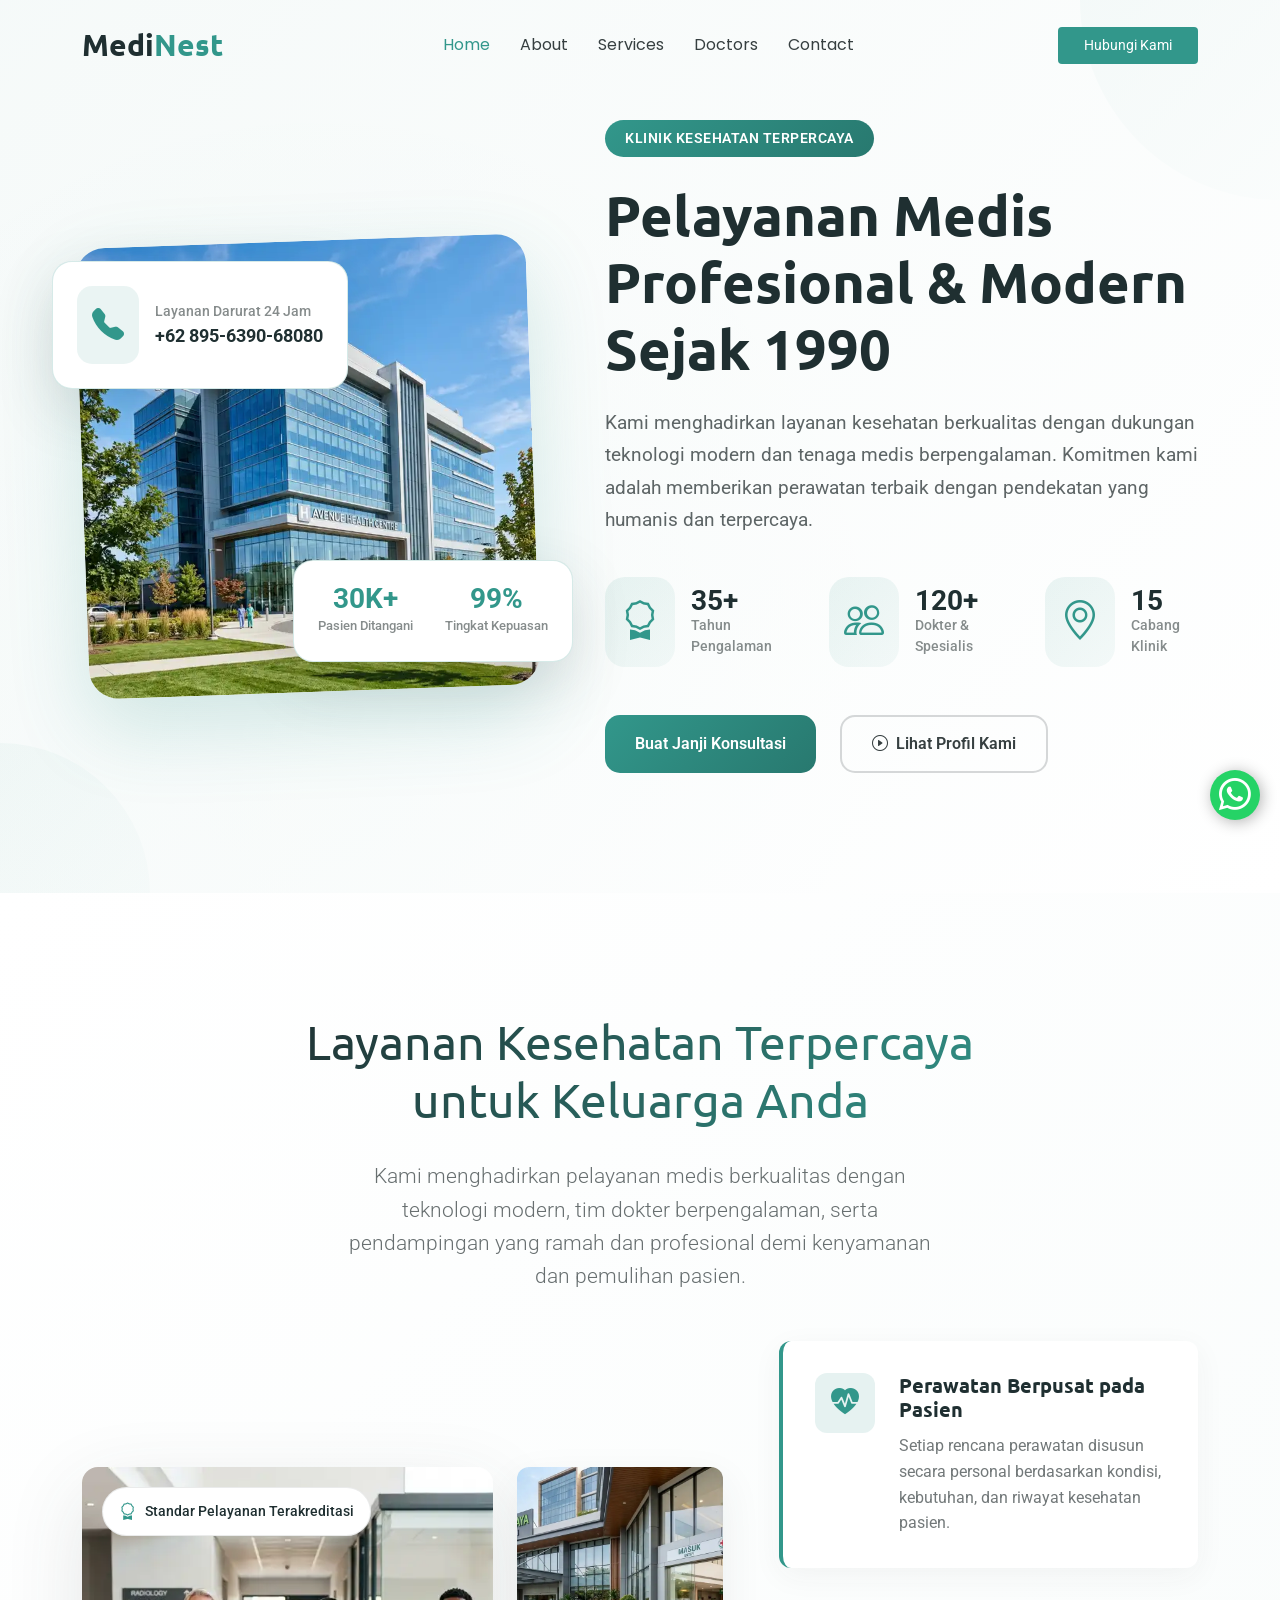
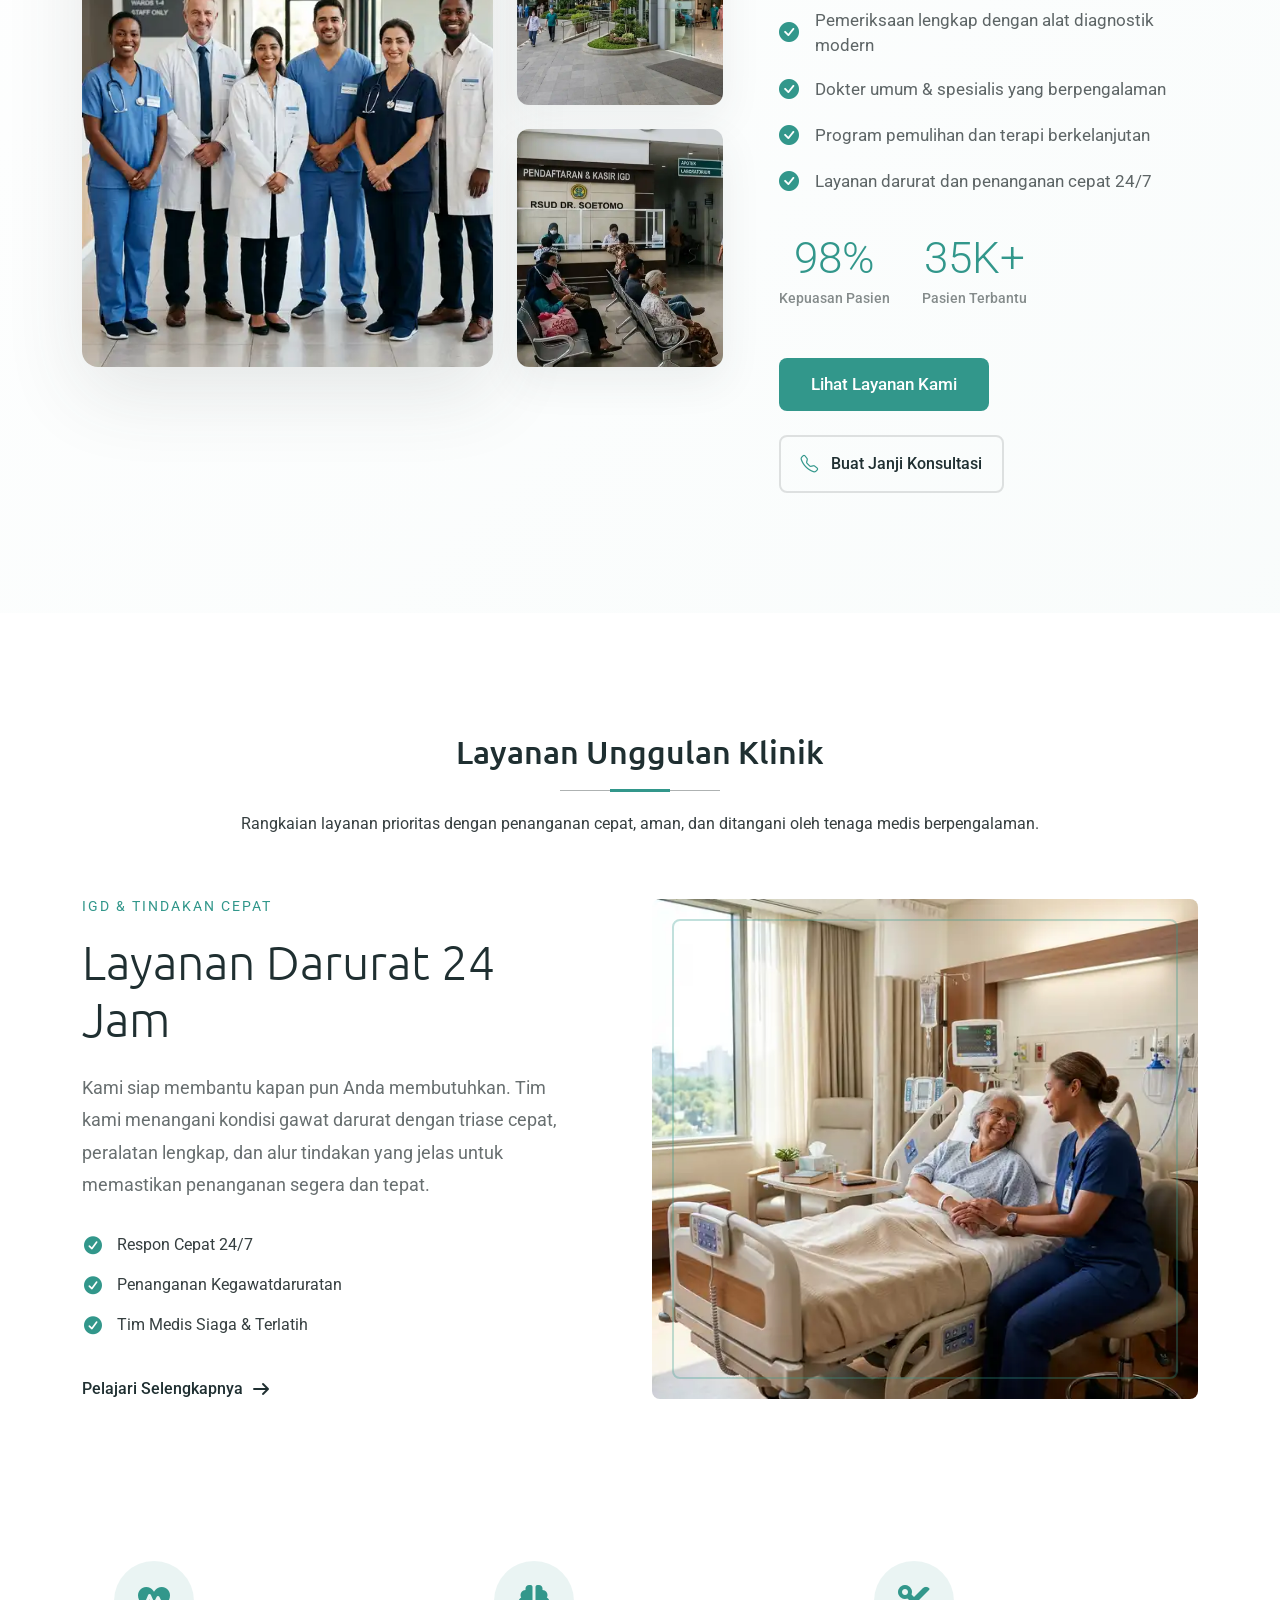
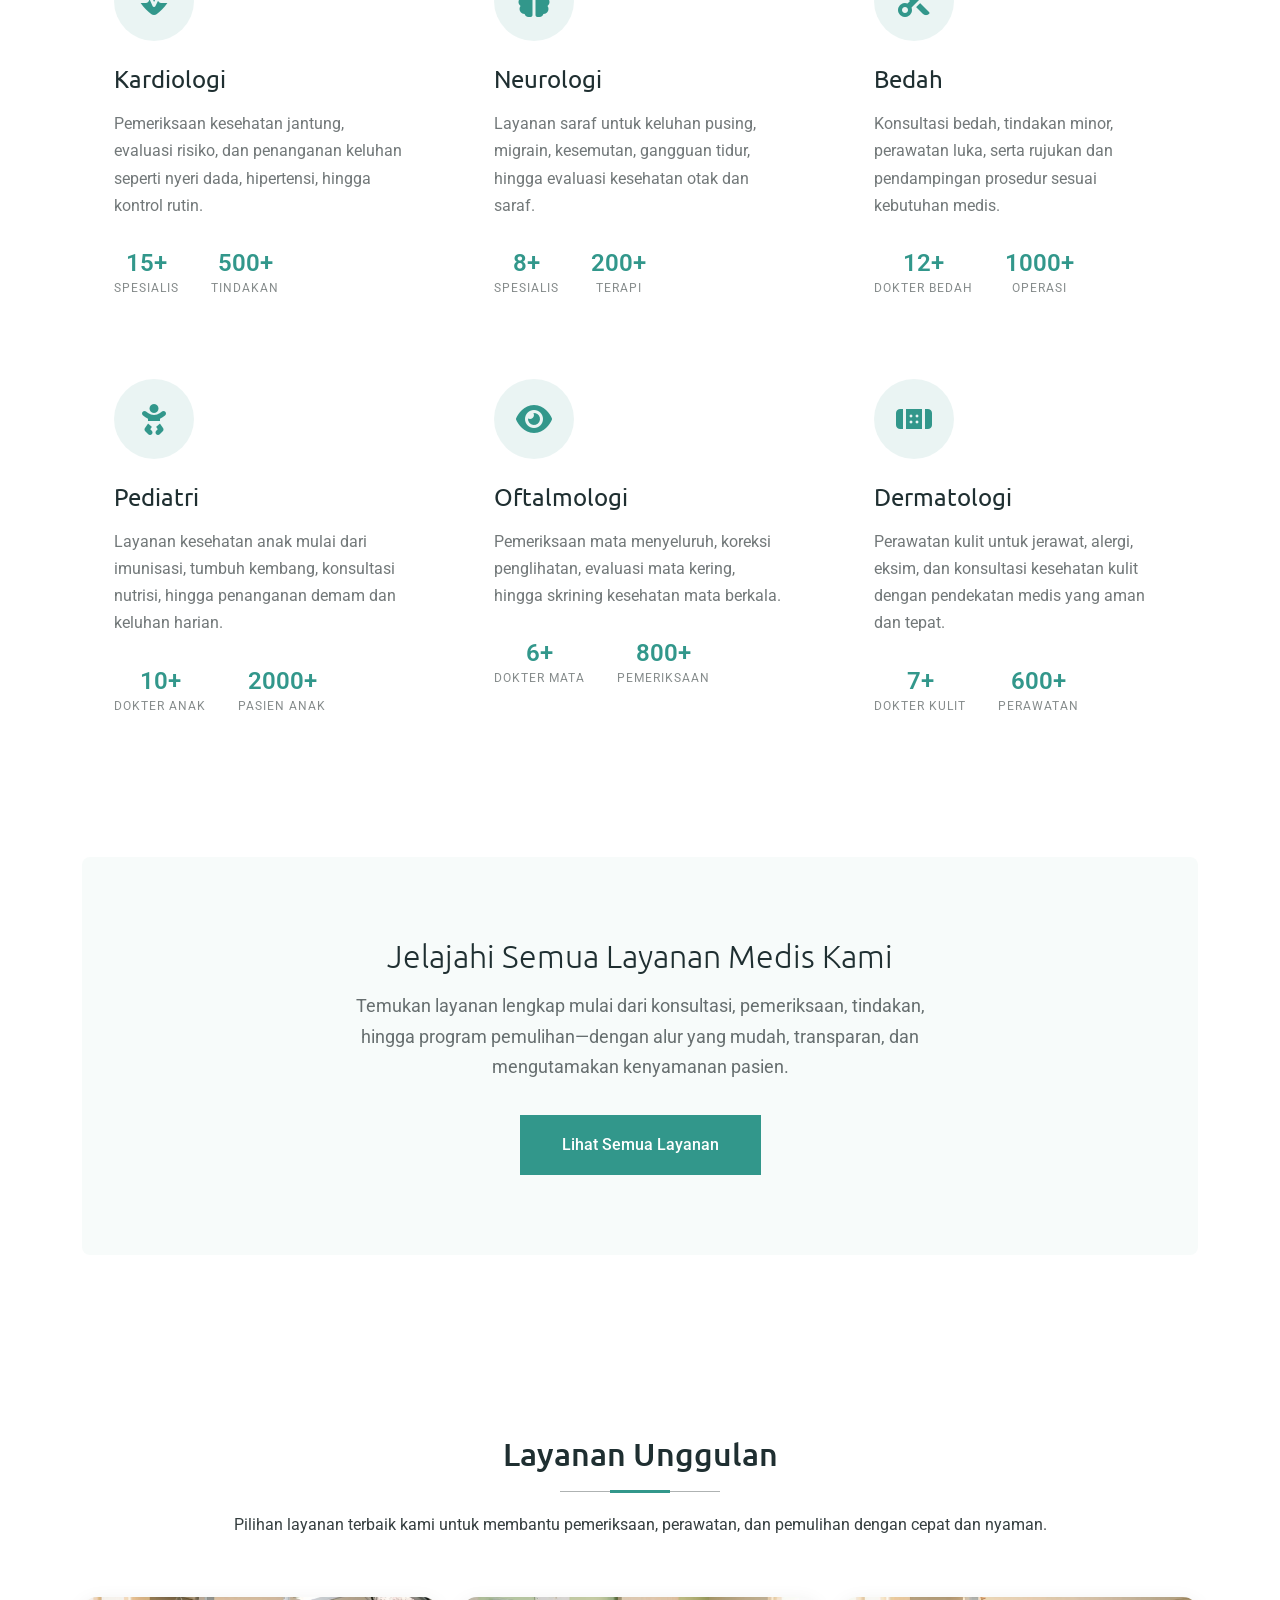
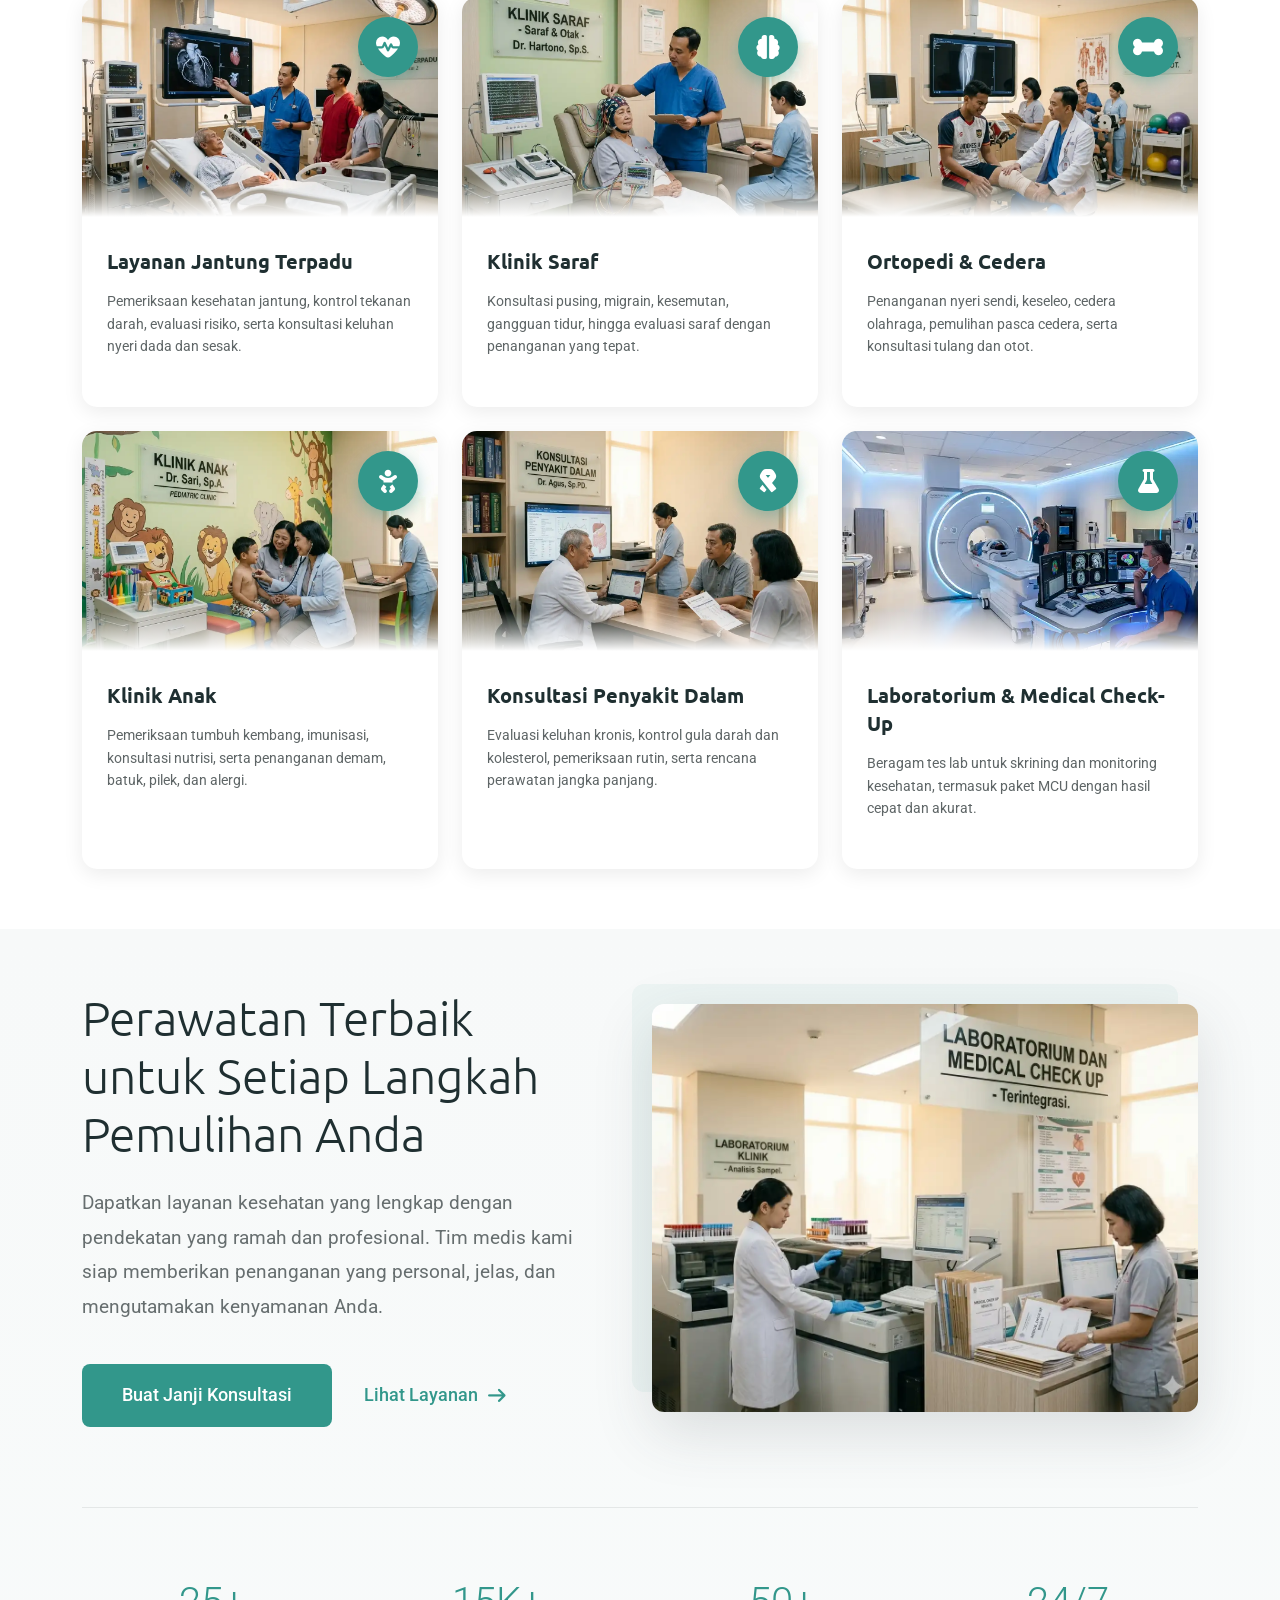
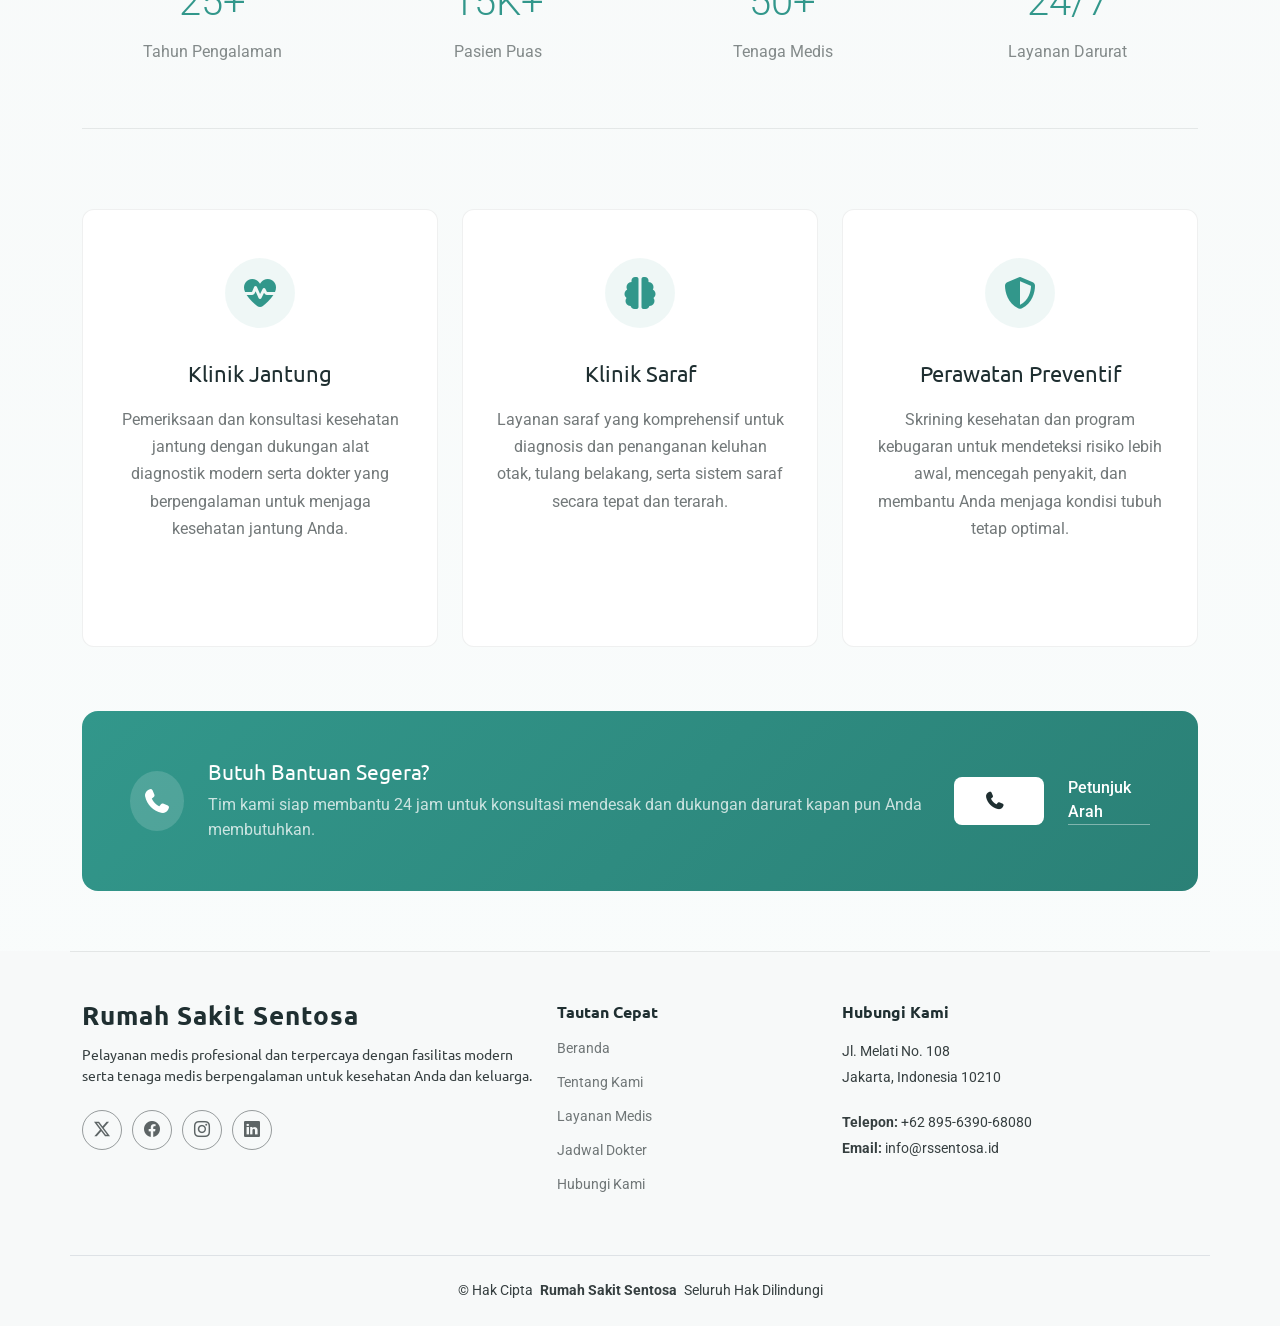
<file: index.html>
<!DOCTYPE html>

<html lang="en">

<head>
  <meta charset="utf-8" />
  <meta content="width=device-width, initial-scale=1.0" name="viewport" />
  <title>Rumah Sakit Sentosa - Layanan Medis Terpercaya</title>
  <!-- SEO & AEO/GEO Meta Tags -->
  <meta
    content="Rumah Sakit Sentosa memberikan pelayanan medis terpercaya, fasilitas modern, dan dokter spesialis berpengalaman untuk Anda dan keluarga."
    name="description" />
  <meta
    content="rumah sakit, rumah sakit sentosa, layanan medis, dokter spesialis, klinik kesehatan terdekat, medical center, healthcare indonesia"
    name="keywords" />
  <meta content="Rumah Sakit Sentosa" name="author" />
  <meta content="index, follow, max-image-preview:large, max-snippet:-1, max-video-preview:-1" name="robots" />
  <link href="https://rssentosa.id/index.html" rel="canonical" />
  <!-- OpenGraph Meta Tags -->
  <meta content="Rumah Sakit Sentosa - Layanan Medis Terpercaya" property="og:title" />
  <meta
    content="Rumah Sakit Sentosa memberikan pelayanan medis terpercaya, fasilitas modern, dan dokter spesialis berpengalaman untuk Anda dan keluarga."
    property="og:description" />
  <meta content="assets/img/health/modern_hospital_building_1772676912918.webp" property="og:image" />
  <meta content="https://rssentosa.id/index.html" property="og:url" />
  <meta content="website" property="og:type" />
  <meta content="Rumah Sakit Sentosa" property="og:site_name" />
  <meta content="id_ID" property="og:locale" />
  <!-- Twitter Card Meta Tags -->
  <meta content="summary_large_image" name="twitter:card" />
  <meta content="Rumah Sakit Sentosa - Layanan Medis Terpercaya" name="twitter:title" />
  <meta
    content="Rumah Sakit Sentosa memberikan pelayanan medis terpercaya, fasilitas modern, dan dokter spesialis berpengalaman untuk Anda dan keluarga."
    name="twitter:description" />
  <meta content="assets/img/health/modern_hospital_building_1772676912918.webp" name="twitter:image" />
  <meta content="@rssentosa" name="twitter:site" />
  <!-- Favicons -->
  <link href="assets/img/favicon.webp" rel="icon" type="image/webp" />
  <link href="assets/img/apple-touch-icon.webp" rel="apple-touch-icon" />
  <meta content="#ffffff" name="theme-color" />
  <!-- Fonts -->
  <link href="https://fonts.googleapis.com" rel="preconnect" />
  <link crossorigin="" href="https://fonts.gstatic.com" rel="preconnect" />
  <link
    href="https://fonts.googleapis.com/css2?family=Roboto:ital,wght@0,100;0,300;0,400;0,500;0,700;0,900;1,100;1,300;1,400;1,500;1,700;1,900&amp;family=Poppins:ital,wght@0,100;0,200;0,300;0,400;0,500;0,600;0,700;0,800;0,900;1,100;1,200;1,300;1,400;1,500;1,600;1,700;1,800;1,900&amp;family=Ubuntu:ital,wght@0,300;0,400;0,500;0,700;1,300;1,400;1,500;1,700&amp;display=swap"
    rel="stylesheet" />
  <!-- Vendor CSS Files -->
  <link href="assets/vendor/bootstrap/css/bootstrap.min.css" rel="stylesheet" />
  <link href="assets/vendor/bootstrap-icons/bootstrap-icons.css" rel="stylesheet" />
  <link href="assets/vendor/aos/aos.css" rel="stylesheet" />
  <link href="assets/vendor/glightbox/css/glightbox.min.css" rel="stylesheet" />
  <link href="assets/vendor/fontawesome-free/css/all.min.css" rel="stylesheet" />
  <link href="assets/vendor/swiper/swiper-bundle.min.css" rel="stylesheet" />
  <!-- Main CSS File -->
  <link href="assets/css/main.css" rel="stylesheet" />
</head>

<body class="index-page">
  <header class="header d-flex align-items-center fixed-top" id="header">
    <div class="container position-relative d-flex align-items-center justify-content-between">
      <a class="logo d-flex align-items-center me-auto me-xl-0" href="index.html">
        <!-- Uncomment the line below if you also wish to use an image logo -->
        <!-- <img class="img-fluid" loading="lazy" src="https://placehold.co/800x600/e0e0e0/333333?text=Rumah+Sakit" alt=""> -->
        <h1 class="sitename">Medi<span>Nest</span></h1>
      </a>
      <nav class="navmenu" id="navmenu">
        <ul>
          <li><a class="active" href="index.html">Home</a></li>
          <li><a href="about.html">About</a></li>
          <li><a href="services.html">Services</a></li>
          <li><a href="doctors.html">Doctors</a></li>
          <li><a href="contact.html">Contact</a></li>
        </ul>
        <i class="mobile-nav-toggle d-xl-none bi bi-list"></i>
      </nav>
      <a class="btn-getstarted" href="appointment.html">Hubungi Kami</a>
    </div>
  </header>
  <main class="main">
    <!-- Hero Section -->
    <section class="hero section" id="hero">
      <div class="container">
        <div class="row align-items-center">
          <div class="col-lg-5">
            <div class="hero-image" data-aos="fade-right" data-aos-delay="100">
              <img alt="Tenaga Medis Profesional" class="img-fluid main-image" loading="lazy"
                src="assets/img/health/modern_hospital_building_1772676912918.webp" />
              <div class="floating-card emergency-card" data-aos="fade-up" data-aos-delay="300">
                <div class="card-content">
                  <i class="bi bi-telephone-fill"></i>
                  <div class="text">
                    <span class="label">Layanan Darurat 24 Jam</span>
                    <span class="number">+62 895-6390-68080</span>
                  </div>
                </div>
              </div>
              <div class="floating-card stats-card" data-aos="fade-up" data-aos-delay="400">
                <div class="stat-item">
                  <span class="number">30K+</span>
                  <span class="label">Pasien Ditangani</span>
                </div>
                <div class="stat-item">
                  <span class="number">99%</span>
                  <span class="label">Tingkat Kepuasan</span>
                </div>
              </div>
            </div>
          </div>
          <div class="col-lg-7">
            <div class="hero-content" data-aos="fade-left" data-aos-delay="200">
              <div class="badge-container">
                <span class="hero-badge">Klinik Kesehatan Terpercaya</span>
              </div>
              <h1 class="hero-title">Pelayanan Medis Profesional &amp; Modern Sejak 1990</h1>
              <p class="hero-description">
                Kami menghadirkan layanan kesehatan berkualitas dengan dukungan teknologi modern dan tenaga medis
                berpengalaman. Komitmen kami adalah memberikan perawatan terbaik dengan pendekatan yang humanis dan
                terpercaya.
              </p>
              <div class="hero-stats">
                <div class="stat-group">
                  <div class="stat">
                    <i class="bi bi-award"></i>
                    <div class="stat-text">
                      <span class="number">35+</span>
                      <span class="label">Tahun Pengalaman</span>
                    </div>
                  </div>
                  <div class="stat">
                    <i class="bi bi-people"></i>
                    <div class="stat-text">
                      <span class="number">120+</span>
                      <span class="label">Dokter &amp; Spesialis</span>
                    </div>
                  </div>
                  <div class="stat">
                    <i class="bi bi-geo-alt"></i>
                    <div class="stat-text">
                      <span class="number">15</span>
                      <span class="label">Cabang Klinik</span>
                    </div>
                  </div>
                </div>
              </div>
              <div class="cta-section">
                <div class="cta-buttons">
                  <a class="btn btn-primary" href="appointment.html" rel="noopener" target="_blank">Buat Janji
                    Konsultasi</a>
                  <!-- opsi terbaik: hilangkan glightbox -->
                  <a class="btn btn-secondary" href="about.html">
                    <i class="bi bi-play-circle"></i>
                    Lihat Profil Kami
                  </a>
                </div>
              </div>
            </div>
          </div>
        </div>
      </div>
      <div class="background-elements">
        <div class="bg-shape shape-1"></div>
        <div class="bg-shape shape-2"></div>
        <div class="bg-pattern"></div>
      </div>
    </section><!-- /Hero Section -->
    <!-- Home About Section -->
    <section class="home-about section" id="home-about">
      <div class="container" data-aos="fade-up" data-aos-delay="100">
        <div class="row">
          <div class="col-lg-8 mx-auto text-center mb-5" data-aos="fade-up" data-aos-delay="150">
            <h2 class="section-heading">Layanan Kesehatan Terpercaya untuk Keluarga Anda</h2>
            <p class="lead-description">Kami menghadirkan pelayanan medis berkualitas dengan teknologi modern, tim
              dokter berpengalaman,
              serta pendampingan yang ramah dan profesional demi kenyamanan dan pemulihan pasien.</p>
          </div>
        </div>
        <div class="row align-items-center gy-5">
          <div class="col-lg-7" data-aos="fade-right" data-aos-delay="200">
            <div class="image-grid">
              <div class="primary-image">
                <img alt="Fasilitas klinik modern" class="img-fluid" loading="lazy"
                  src="assets/img/health/hospital_staff_1772676836402.webp" />
                <div class="certification-badge">
                  <i class="bi bi-award"></i>
                  <span>Standar Pelayanan Terakreditasi</span>
                </div>
              </div>
              <div class="secondary-images">
                <div class="small-image">
                  <img alt="Konsultasi dokter" class="img-fluid" loading="lazy" src="assets/img/health/IGD.webp" />
                </div>
                <div class="small-image">
                  <img alt="Tindakan medis" class="img-fluid" loading="lazy"
                    src="assets/img/health/lobby rumah sakit.webp" />
                </div>
              </div>
            </div>
          </div>
          <div class="col-lg-5" data-aos="fade-left" data-aos-delay="300">
            <div class="content-wrapper">
              <div class="highlight-box">
                <div class="highlight-icon">
                  <i class="bi bi-heart-pulse-fill"></i>
                </div>
                <div class="highlight-content">
                  <h4>Perawatan Berpusat pada Pasien</h4>
                  <p>Setiap rencana perawatan disusun secara personal berdasarkan kondisi, kebutuhan, dan riwayat
                    kesehatan pasien.</p>
                </div>
              </div>
              <div class="feature-list">
                <div class="feature-item">
                  <div class="feature-icon">
                    <i class="bi bi-check-circle-fill"></i>
                  </div>
                  <div class="feature-text">Pemeriksaan lengkap dengan alat diagnostik modern</div>
                </div>
                <div class="feature-item">
                  <div class="feature-icon">
                    <i class="bi bi-check-circle-fill"></i>
                  </div>
                  <div class="feature-text">Dokter umum &amp; spesialis yang berpengalaman</div>
                </div>
                <div class="feature-item">
                  <div class="feature-icon">
                    <i class="bi bi-check-circle-fill"></i>
                  </div>
                  <div class="feature-text">Program pemulihan dan terapi berkelanjutan</div>
                </div>
                <div class="feature-item">
                  <div class="feature-icon">
                    <i class="bi bi-check-circle-fill"></i>
                  </div>
                  <div class="feature-text">Layanan darurat dan penanganan cepat 24/7</div>
                </div>
              </div>
              <div class="metrics-row">
                <div class="metric-box">
                  <div class="metric-number">
                    <span class="purecounter" data-purecounter-duration="0" data-purecounter-end="98"
                      data-purecounter-start="0">98</span>%
                  </div>
                  <div class="metric-label">Kepuasan Pasien</div>
                </div>
                <div class="metric-box">
                  <div class="metric-number">
                    <span class="purecounter" data-purecounter-duration="0" data-purecounter-end="35"
                      data-purecounter-start="0">35</span>K+
                  </div>
                  <div class="metric-label">Pasien Terbantu</div>
                </div>
              </div>
              <div class="action-buttons">
                <a class="btn-explore" href="services.html">Lihat Layanan Kami</a>
                <a class="btn-contact" href="contact.html">
                  <i class="bi bi-telephone"></i>
                  Buat Janji Konsultasi
                </a>
              </div>
            </div>
          </div>
        </div>
      </div>
    </section><!-- /Home About Section -->
    <!-- Featured Departments Section -->
    <section class="featured-departments section" id="featured-departments">
      <!-- Section Title -->
      <div class="container section-title" data-aos="fade-up">
        <h2>Layanan Unggulan Klinik</h2>
        <p>Rangkaian layanan prioritas dengan penanganan cepat, aman, dan ditangani oleh tenaga medis berpengalaman.</p>
      </div><!-- End Section Title -->
      <div class="container" data-aos="fade-up" data-aos-delay="100">
        <div class="departments-showcase">
          <div class="featured-department" data-aos="fade-up" data-aos-delay="200">
            <div class="row align-items-center">
              <div class="col-lg-6 order-lg-1">
                <div class="department-content">
                  <div class="department-category">IGD &amp; Tindakan Cepat</div>
                  <h2 class="department-title">Layanan Darurat 24 Jam</h2>
                  <p class="department-description">Kami siap membantu kapan pun Anda membutuhkan. Tim kami menangani
                    kondisi gawat darurat dengan triase cepat, peralatan lengkap, dan alur tindakan yang jelas untuk
                    memastikan penanganan segera dan tepat.</p>
                  <div class="department-features">
                    <div class="feature-item">
                      <i class="fas fa-check-circle"></i>
                      <span>Respon Cepat 24/7</span>
                    </div>
                    <div class="feature-item">
                      <i class="fas fa-check-circle"></i>
                      <span>Penanganan Kegawatdaruratan</span>
                    </div>
                    <div class="feature-item">
                      <i class="fas fa-check-circle"></i>
                      <span>Tim Medis Siaga &amp; Terlatih</span>
                    </div>
                  </div>
                  <a class="cta-link" href="about.html">Pelajari Selengkapnya <i class="fas fa-arrow-right"></i></a>
                </div>
              </div>
              <div class="col-lg-6 order-lg-2">
                <div class="department-visual">
                  <div class="image-wrapper">
                    <img alt="Layanan darurat klinik" class="img-fluid" loading="lazy"
                      src="assets/img/health/patient_care_1772677262723.webp" />
                  </div>
                </div>
              </div>
            </div>
          </div>
          <div class="departments-grid">
            <div class="row">
              <div class="col-lg-4 col-md-6" data-aos="fade-up" data-aos-delay="300">
                <div class="department-card">
                  <div class="card-icon">
                    <i class="fas fa-heartbeat"></i>
                  </div>
                  <div class="card-content">
                    <h3 class="card-title">Kardiologi</h3>
                    <p class="card-description">Pemeriksaan kesehatan jantung, evaluasi risiko, dan penanganan keluhan
                      seperti nyeri dada, hipertensi, hingga kontrol rutin.</p>
                    <div class="card-stats">
                      <div class="stat-item">
                        <span class="stat-number">15+</span>
                        <span class="stat-label">Spesialis</span>
                      </div>
                      <div class="stat-item">
                        <span class="stat-number">500+</span>
                        <span class="stat-label">Tindakan</span>
                      </div>
                    </div>
                  </div>
                </div>
              </div>
              <div class="col-lg-4 col-md-6" data-aos="fade-up" data-aos-delay="350">
                <div class="department-card">
                  <div class="card-icon">
                    <i class="fas fa-brain"></i>
                  </div>
                  <div class="card-content">
                    <h3 class="card-title">Neurologi</h3>
                    <p class="card-description">Layanan saraf untuk keluhan pusing, migrain, kesemutan, gangguan tidur,
                      hingga evaluasi kesehatan otak dan saraf.</p>
                    <div class="card-stats">
                      <div class="stat-item">
                        <span class="stat-number">8+</span>
                        <span class="stat-label">Spesialis</span>
                      </div>
                      <div class="stat-item">
                        <span class="stat-number">200+</span>
                        <span class="stat-label">Terapi</span>
                      </div>
                    </div>
                  </div>
                </div>
              </div>
              <div class="col-lg-4 col-md-6" data-aos="fade-up" data-aos-delay="400">
                <div class="department-card">
                  <div class="card-icon">
                    <i class="fas fa-cut"></i>
                  </div>
                  <div class="card-content">
                    <h3 class="card-title">Bedah</h3>
                    <p class="card-description">Konsultasi bedah, tindakan minor, perawatan luka, serta rujukan dan
                      pendampingan prosedur sesuai kebutuhan medis.</p>
                    <div class="card-stats">
                      <div class="stat-item">
                        <span class="stat-number">12+</span>
                        <span class="stat-label">Dokter Bedah</span>
                      </div>
                      <div class="stat-item">
                        <span class="stat-number">1000+</span>
                        <span class="stat-label">Operasi</span>
                      </div>
                    </div>
                  </div>
                </div>
              </div>
              <div class="col-lg-4 col-md-6" data-aos="fade-up" data-aos-delay="450">
                <div class="department-card">
                  <div class="card-icon">
                    <i class="fas fa-baby"></i>
                  </div>
                  <div class="card-content">
                    <h3 class="card-title">Pediatri</h3>
                    <p class="card-description">Layanan kesehatan anak mulai dari imunisasi, tumbuh kembang, konsultasi
                      nutrisi, hingga penanganan demam dan keluhan harian.</p>
                    <div class="card-stats">
                      <div class="stat-item">
                        <span class="stat-number">10+</span>
                        <span class="stat-label">Dokter Anak</span>
                      </div>
                      <div class="stat-item">
                        <span class="stat-number">2000+</span>
                        <span class="stat-label">Pasien Anak</span>
                      </div>
                    </div>
                  </div>
                </div>
              </div>
              <div class="col-lg-4 col-md-6" data-aos="fade-up" data-aos-delay="500">
                <div class="department-card">
                  <div class="card-icon">
                    <i class="fas fa-eye"></i>
                  </div>
                  <div class="card-content">
                    <h3 class="card-title">Oftalmologi</h3>
                    <p class="card-description">Pemeriksaan mata menyeluruh, koreksi penglihatan, evaluasi mata kering,
                      hingga skrining kesehatan mata berkala.</p>
                    <div class="card-stats">
                      <div class="stat-item">
                        <span class="stat-number">6+</span>
                        <span class="stat-label">Dokter Mata</span>
                      </div>
                      <div class="stat-item">
                        <span class="stat-number">800+</span>
                        <span class="stat-label">Pemeriksaan</span>
                      </div>
                    </div>
                  </div>
                </div>
              </div>
              <div class="col-lg-4 col-md-6" data-aos="fade-up" data-aos-delay="550">
                <div class="department-card">
                  <div class="card-icon">
                    <i class="fas fa-band-aid"></i>
                  </div>
                  <div class="card-content">
                    <h3 class="card-title">Dermatologi</h3>
                    <p class="card-description">Perawatan kulit untuk jerawat, alergi, eksim, dan konsultasi kesehatan
                      kulit dengan pendekatan medis yang aman dan tepat.</p>
                    <div class="card-stats">
                      <div class="stat-item">
                        <span class="stat-number">7+</span>
                        <span class="stat-label">Dokter Kulit</span>
                      </div>
                      <div class="stat-item">
                        <span class="stat-number">600+</span>
                        <span class="stat-label">Perawatan</span>
                      </div>
                    </div>
                  </div>
                </div>
              </div>
            </div>
          </div>
          <div class="departments-cta" data-aos="fade-up" data-aos-delay="600">
            <div class="cta-content">
              <h3 class="cta-title">Jelajahi Semua Layanan Medis Kami</h3>
              <p class="cta-description">Temukan layanan lengkap mulai dari konsultasi, pemeriksaan, tindakan, hingga
                program pemulihan—dengan alur yang mudah, transparan, dan mengutamakan kenyamanan pasien.</p>
              <a class="btn btn-primary" href="services.html">Lihat Semua Layanan</a>
            </div>
          </div>
        </div>
      </div>
    </section><!-- /Featured Departments Section -->
    <!-- Featured Services Section -->
    <section class="featured-services section" id="featured-services">
      <!-- Section Title -->
      <div class="container section-title" data-aos="fade-up">
        <h2>Layanan Unggulan</h2>
        <p>Pilihan layanan terbaik kami untuk membantu pemeriksaan, perawatan, dan pemulihan dengan cepat dan nyaman.
        </p>
      </div><!-- End Section Title -->
      <div class="container" data-aos="fade-up" data-aos-delay="100">
        <div class="row gy-4">
          <div class="col-lg-4 col-md-6" data-aos="fade-up" data-aos-delay="200">
            <div class="service-card">
              <div class="service-icon">
                <i class="fas fa-heartbeat"></i>
              </div>
              <div class="service-image">
                <img alt="Layanan pemeriksaan jantung" class="img-fluid" loading="lazy"
                  src="assets/img/health/Layanan Jantung Terpadu.webp" />
              </div>
              <div class="service-content">
                <h3>Layanan Jantung Terpadu</h3>
                <p>Pemeriksaan kesehatan jantung, kontrol tekanan darah, evaluasi risiko, serta konsultasi keluhan nyeri
                  dada dan sesak.</p>
              </div>
            </div>
          </div><!-- End Service Card -->
          <div class="col-lg-4 col-md-6" data-aos="fade-up" data-aos-delay="300">
            <div class="service-card">
              <div class="service-icon">
                <i class="fas fa-brain"></i>
              </div>
              <div class="service-image">
                <img alt="Layanan kesehatan saraf" class="img-fluid" loading="lazy"
                  src="assets/img/health/Klinik Saraf.webp" />
              </div>
              <div class="service-content">
                <h3>Klinik Saraf</h3>
                <p>Konsultasi pusing, migrain, kesemutan, gangguan tidur, hingga evaluasi saraf dengan penanganan yang
                  tepat.</p>
              </div>
            </div>
          </div><!-- End Service Card -->
          <div class="col-lg-4 col-md-6" data-aos="fade-up" data-aos-delay="400">
            <div class="service-card">
              <div class="service-icon">
                <i class="fas fa-bone"></i>
              </div>
              <div class="service-image">
                <img alt="Layanan tulang dan sendi" class="img-fluid" loading="lazy"
                  src="assets/img/health/Ortopedi dan Cedera.webp" />
              </div>
              <div class="service-content">
                <h3>Ortopedi &amp; Cedera</h3>
                <p>Penanganan nyeri sendi, keseleo, cedera olahraga, pemulihan pasca cedera, serta konsultasi tulang dan
                  otot.</p>
              </div>
            </div>
          </div><!-- End Service Card -->
          <div class="col-lg-4 col-md-6" data-aos="fade-up" data-aos-delay="200">
            <div class="service-card">
              <div class="service-icon">
                <i class="fas fa-baby"></i>
              </div>
              <div class="service-image">
                <img alt="Layanan kesehatan anak" class="img-fluid" loading="lazy"
                  src="assets/img/health/Klinik Anak.webp" />
              </div>
              <div class="service-content">
                <h3>Klinik Anak</h3>
                <p>Pemeriksaan tumbuh kembang, imunisasi, konsultasi nutrisi, serta penanganan demam, batuk, pilek, dan
                  alergi.</p>
              </div>
            </div>
          </div><!-- End Service Card -->
          <div class="col-lg-4 col-md-6" data-aos="fade-up" data-aos-delay="300">
            <div class="service-card">
              <div class="service-icon">
                <i class="fas fa-ribbon"></i>
              </div>
              <div class="service-image">
                <img alt="Layanan konsultasi kesehatan lanjutan" class="img-fluid" loading="lazy"
                  src="assets/img/health/Konsultasi Penyakit Dalam.webp" />
              </div>
              <div class="service-content">
                <h3>Konsultasi Penyakit Dalam</h3>
                <p>Evaluasi keluhan kronis, kontrol gula darah dan kolesterol, pemeriksaan rutin, serta rencana
                  perawatan jangka panjang.</p>
              </div>
            </div>
          </div><!-- End Service Card -->
          <div class="col-lg-4 col-md-6" data-aos="fade-up" data-aos-delay="400">
            <div class="service-card">
              <div class="service-icon">
                <i class="fas fa-flask"></i>
              </div>
              <div class="service-image">
                <img alt="Layanan laboratorium" class="img-fluid" loading="lazy"
                  src="assets/img/health/medical_equipment_1772676959633.webp" />
              </div>
              <div class="service-content">
                <h3>Laboratorium &amp; Medical Check-Up</h3>
                <p>Beragam tes lab untuk skrining dan monitoring kesehatan, termasuk paket MCU dengan hasil cepat dan
                  akurat.</p>
              </div>
            </div>
          </div><!-- End Service Card -->
        </div>
      </div>
    </section><!-- /Featured Services Section -->
    <!-- Call To Action Section -->
    <section class="call-to-action section light-background" id="call-to-action">
      <div class="container" data-aos="fade-up" data-aos-delay="100">
        <div class="hero-content" data-aos="fade-up" data-aos-delay="200">
          <div class="row align-items-center">
            <div class="col-lg-6">
              <div class="content-wrapper">
                <h2>Perawatan Terbaik untuk Setiap Langkah Pemulihan Anda</h2>
                <p>Dapatkan layanan kesehatan yang lengkap dengan pendekatan yang ramah dan profesional. Tim medis kami
                  siap
                  memberikan penanganan yang personal, jelas, dan mengutamakan kenyamanan Anda.</p>
                <div class="action-buttons">
                  <a class="primary-btn" href="appointment.html">Buat Janji Konsultasi</a>
                  <a class="secondary-link" href="services.html">
                    <span>Lihat Layanan</span>
                    <i class="fas fa-arrow-right"></i>
                  </a>
                </div>
              </div>
            </div>
            <div class="col-lg-6">
              <div class="hero-image" data-aos="zoom-in" data-aos-delay="300">
                <img alt="Layanan kesehatan profesional" class="img-fluid" loading="lazy"
                  src="assets/img/health/labolatorium dan medichal check up.webp" />
              </div>
            </div>
          </div>
        </div>
        <div class="stats-section" data-aos="fade-up" data-aos-delay="400">
          <div class="row">
            <div class="col-lg-3 col-md-6">
              <div class="stat-item">
                <div class="stat-number">25+</div>
                <div class="stat-label">Tahun Pengalaman</div>
              </div>
            </div>
            <div class="col-lg-3 col-md-6">
              <div class="stat-item">
                <div class="stat-number">15K+</div>
                <div class="stat-label">Pasien Puas</div>
              </div>
            </div>
            <div class="col-lg-3 col-md-6">
              <div class="stat-item">
                <div class="stat-number">50+</div>
                <div class="stat-label">Tenaga Medis</div>
              </div>
            </div>
            <div class="col-lg-3 col-md-6">
              <div class="stat-item">
                <div class="stat-number">24/7</div>
                <div class="stat-label">Layanan Darurat</div>
              </div>
            </div>
          </div>
        </div>
        <div class="services-grid" data-aos="fade-up" data-aos-delay="500">
          <div class="row">
            <div class="col-lg-4 col-md-6">
              <div class="service-card" data-aos="fade-up" data-aos-delay="100">
                <div class="service-icon">
                  <i class="fas fa-heartbeat"></i>
                </div>
                <h4>Klinik Jantung</h4>
                <p>Pemeriksaan dan konsultasi kesehatan jantung dengan dukungan alat diagnostik modern serta dokter yang
                  berpengalaman untuk menjaga kesehatan jantung Anda.</p>
              </div>
            </div>
            <div class="col-lg-4 col-md-6">
              <div class="service-card" data-aos="fade-up" data-aos-delay="200">
                <div class="service-icon">
                  <i class="fas fa-brain"></i>
                </div>
                <h4>Klinik Saraf</h4>
                <p>Layanan saraf yang komprehensif untuk diagnosis dan penanganan keluhan otak, tulang belakang, serta
                  sistem
                  saraf secara tepat dan terarah.</p>
              </div>
            </div>
            <div class="col-lg-4 col-md-6">
              <div class="service-card" data-aos="fade-up" data-aos-delay="300">
                <div class="service-icon">
                  <i class="fas fa-shield-alt"></i>
                </div>
                <h4>Perawatan Preventif</h4>
                <p>Skrining kesehatan dan program kebugaran untuk mendeteksi risiko lebih awal, mencegah penyakit, dan
                  membantu Anda menjaga kondisi tubuh tetap optimal.</p>
              </div>
            </div>
          </div>
        </div>
        <div class="contact-banner" data-aos="zoom-in" data-aos-delay="600">
          <div class="banner-content">
            <div class="contact-info">
              <div class="contact-icon">
                <i class="fas fa-phone"></i>
              </div>
              <div class="contact-text">
                <h5>Butuh Bantuan Segera?</h5>
                <p>Tim kami siap membantu 24 jam untuk konsultasi mendesak dan dukungan darurat kapan pun Anda
                  membutuhkan.</p>
              </div>
            </div>
            <div class="contact-actions">
              <a class="call-btn" href="https://wa.me/62895639068080?text=Halo%20Admin,%20saya%20butuh%20bantuan."
                rel="noopener" target="_blank">
                <i class="fas fa-phone"></i>
              </a>
              <a class="contact-link" href="contact.html">Petunjuk Arah</a>
            </div>
          </div>
        </div>
      </div>
    </section><!-- /Call To Action Section -->
  </main>
  <footer class="footer position-relative light-background" id="footer">
    <div class="container footer-top">
      <div class="row gy-4">
        <div class="col-lg-5 col-md-12 footer-about">
          <a class="logo d-flex align-items-center mb-3" href="index.html">
            <span class="sitename">Rumah Sakit Sentosa</span>
          </a>
          <p>Pelayanan medis profesional dan terpercaya dengan fasilitas modern serta tenaga medis berpengalaman untuk
            kesehatan Anda dan keluarga.</p>
          <div class="social-links d-flex mt-4">
            <a aria-label="Twitter" href="https://twitter.com/rssentosa" rel="noopener noreferrer" target="_blank"><i
                class="bi bi-twitter-x"></i></a>
            <a aria-label="Facebook" href="https://facebook.com/rssentosa" rel="noopener noreferrer" target="_blank"><i
                class="bi bi-facebook"></i></a>
            <a aria-label="Instagram" href="https://instagram.com/rssentosa" rel="noopener noreferrer"
              target="_blank"><i class="bi bi-instagram"></i></a>
            <a aria-label="LinkedIn" href="https://linkedin.com/company/rssentosa" rel="noopener noreferrer"
              target="_blank"><i class="bi bi-linkedin"></i></a>
          </div>
        </div>
        <div class="col-lg-3 col-6 footer-links">
          <h4>Tautan Cepat</h4>
          <ul>
            <li><a href="index.html">Beranda</a></li>
            <li><a href="about.html">Tentang Kami</a></li>
            <li><a href="services.html">Layanan Medis</a></li>
            <li><a href="doctors.html">Jadwal Dokter</a></li>
            <li><a href="contact.html">Hubungi Kami</a></li>
          </ul>
        </div>
        <div class="col-lg-4 col-md-12 footer-contact text-center text-md-start">
          <h4>Hubungi Kami</h4>
          <p>Jl. Melati No. 108</p>
          <p>Jakarta, Indonesia 10210</p>
          <p class="mt-4"><strong>Telepon:</strong> <a class="text-reset" href="tel:+62895639068080">+62
              895-6390-68080</a></p>
          <p><strong>Email:</strong> <a class="text-reset" href="mailto:info@rssentosa.id">info@rssentosa.id</a></p>
        </div>
      </div>
    </div>
    <div class="container copyright text-center mt-4 border-top pt-4">
      <p>© <span>Hak Cipta</span> <strong class="px-1 sitename">Rumah Sakit Sentosa</strong> <span>Seluruh Hak
          Dilindungi</span></p>
    </div>
  </footer>
  <!-- Scroll Top -->
  <a class="scroll-top d-flex align-items-center justify-content-center" href="#" id="scroll-top"><i
      class="bi bi-arrow-up-short"></i></a>
  <!-- Preloader -->
  <div id="preloader"></div>
  <!-- Vendor JS Files -->
  <script src="assets/vendor/bootstrap/js/bootstrap.bundle.min.js"></script>
  <script src="assets/vendor/php-email-form/validate.js"></script>
  <script src="assets/vendor/aos/aos.js"></script>
  <script src="assets/vendor/glightbox/js/glightbox.min.js"></script>
  <script src="assets/vendor/purecounter/purecounter_vanilla.js"></script>
  <script src="assets/vendor/imagesloaded/imagesloaded.pkgd.min.js"></script>
  <script src="assets/vendor/isotope-layout/isotope.pkgd.min.js"></script>
  <script src="assets/vendor/swiper/swiper-bundle.min.js"></script>
  <!-- Main JS File -->
  <script src="assets/js/main.js"></script>




  <!-- Floating WhatsApp Button -->
  <a href="https://wa.me/62895639068080" class="whatsapp-float" target="_blank" rel="noopener noreferrer"
    title="Hubungi kami via WhatsApp">
    <i class="bi bi-whatsapp"></i>
  </a>

</body>

</html>
</file>
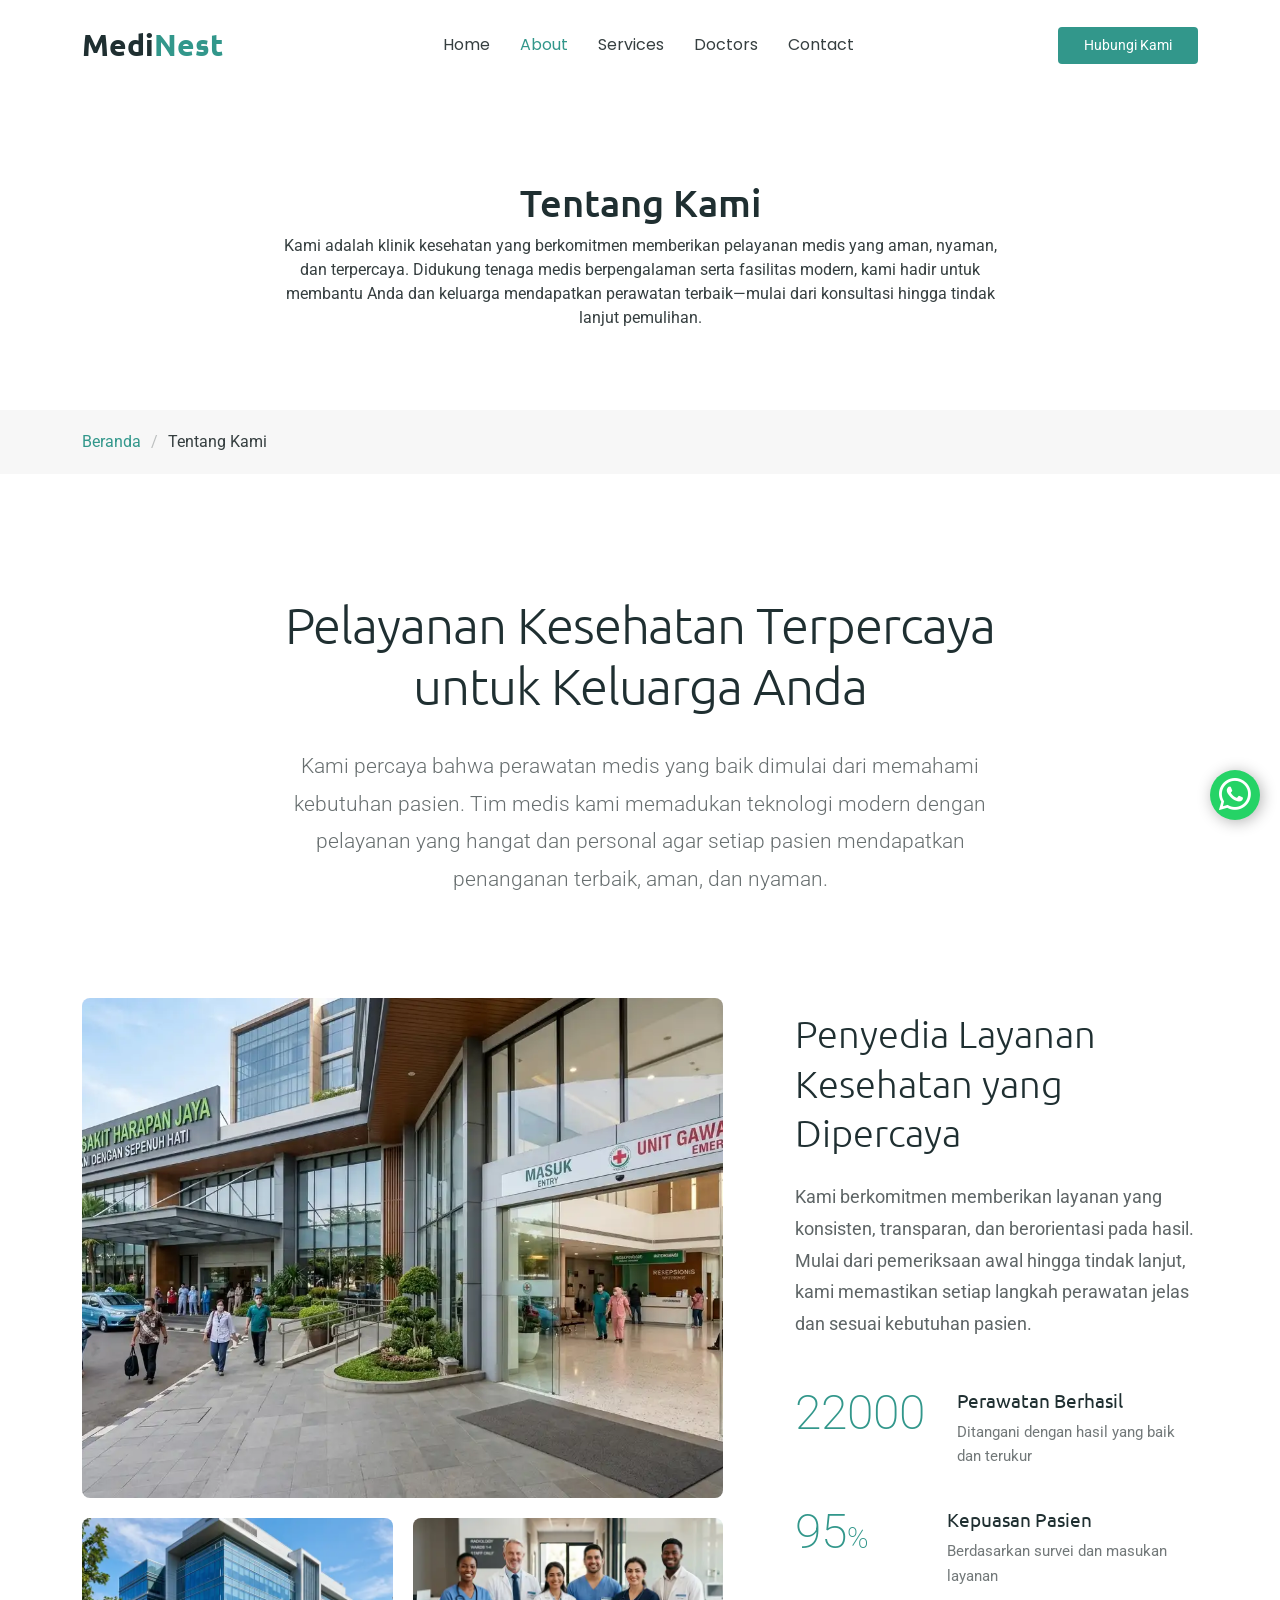
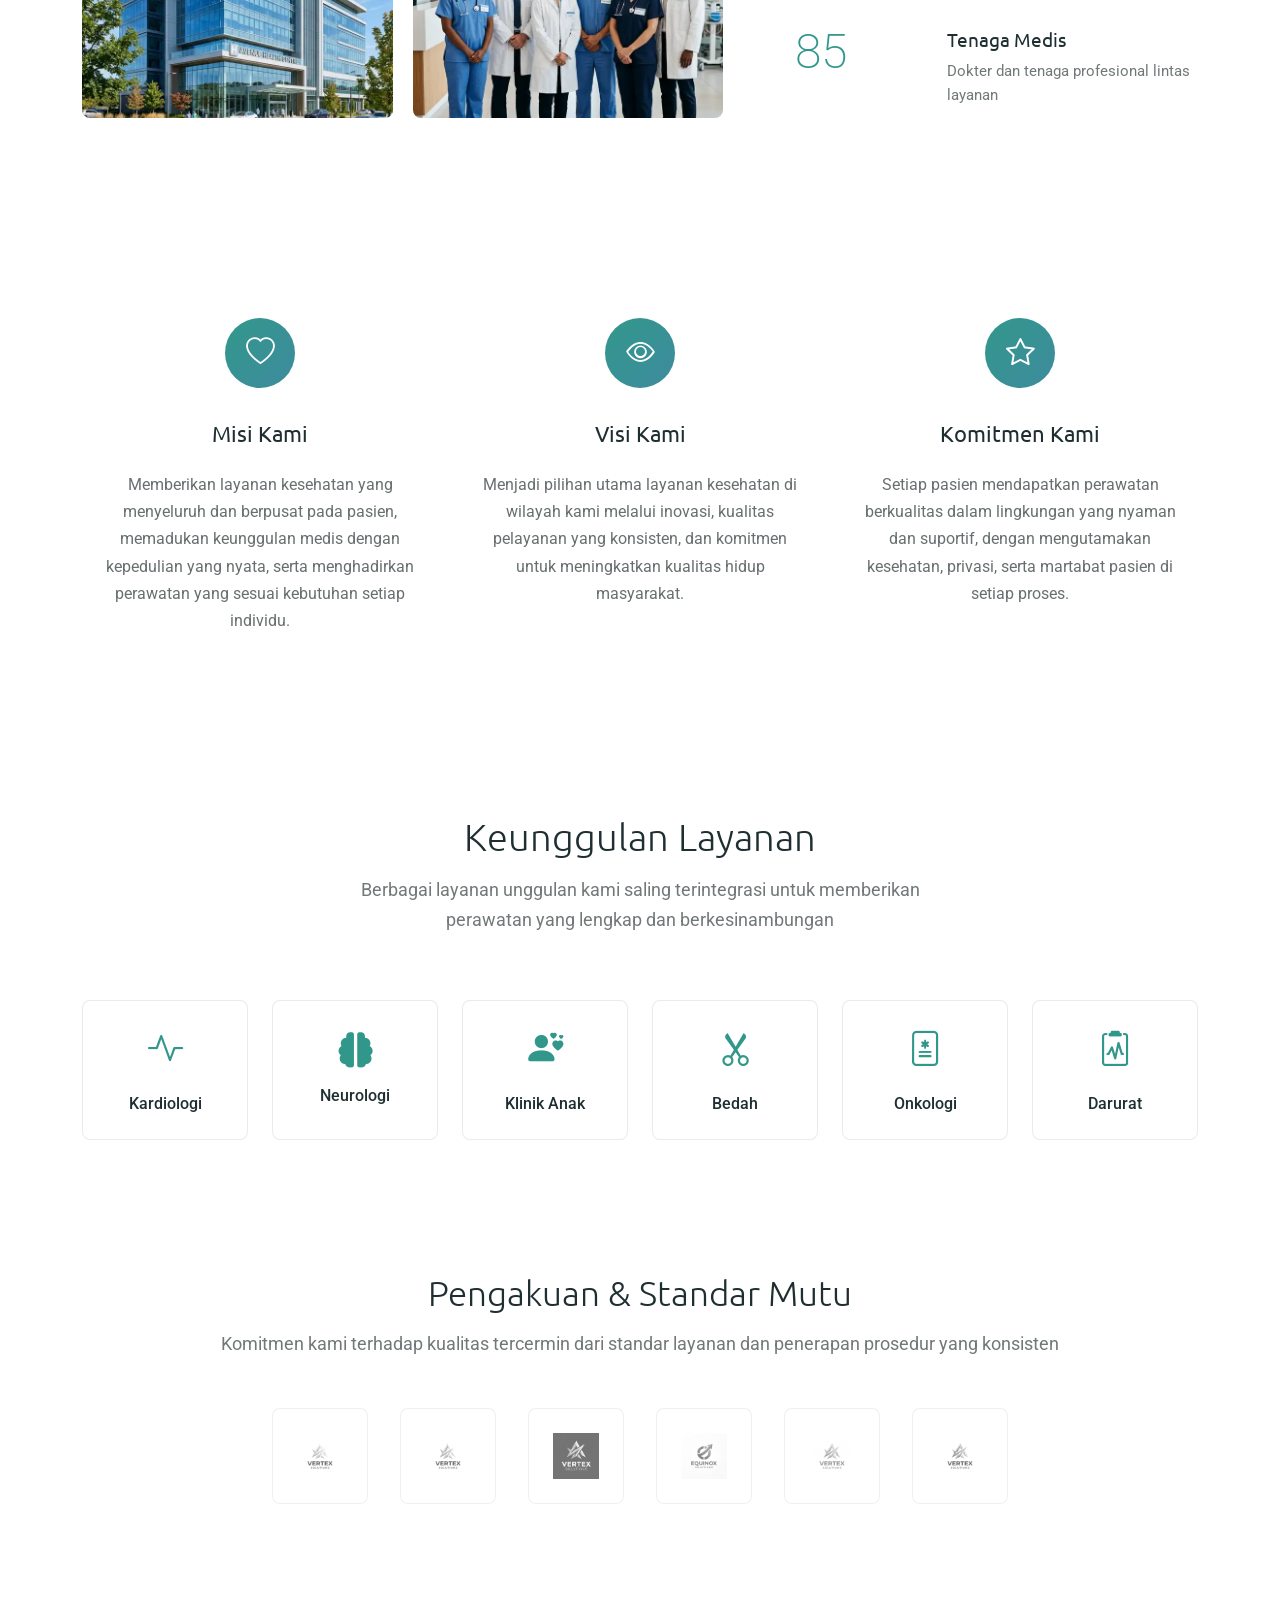
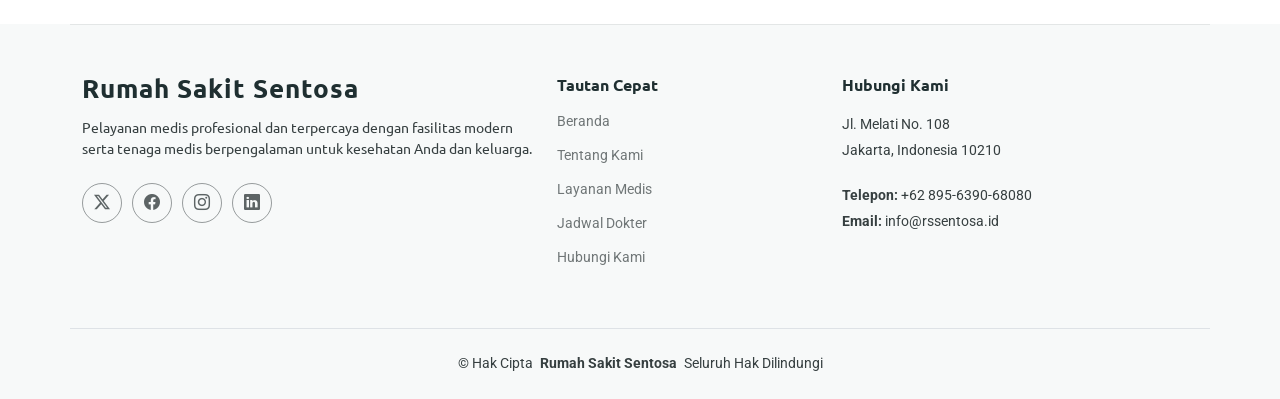
<file: about.html>
<!DOCTYPE html>

<html lang="en">

<head>
  <meta charset="utf-8" />
  <meta content="width=device-width, initial-scale=1.0" name="viewport" />
  <title>Tentang Kami - Rumah Sakit Sentosa</title>
  <!-- SEO & AEO/GEO Meta Tags -->
  <meta
    content="Rumah Sakit Sentosa memberikan pelayanan medis terpercaya, fasilitas modern, dan dokter spesialis berpengalaman untuk Anda dan keluarga."
    name="description" />
  <meta
    content="rumah sakit, rumah sakit sentosa, layanan medis, dokter spesialis, klinik kesehatan terdekat, medical center, healthcare indonesia"
    name="keywords" />
  <meta content="Rumah Sakit Sentosa" name="author" />
  <meta content="index, follow, max-image-preview:large, max-snippet:-1, max-video-preview:-1" name="robots" />
  <link href="https://rssentosa.id/about.html" rel="canonical" />
  <!-- OpenGraph Meta Tags -->
  <meta content="Tentang Kami - Rumah Sakit Sentosa" property="og:title" />
  <meta
    content="Rumah Sakit Sentosa memberikan pelayanan medis terpercaya, fasilitas modern, dan dokter spesialis berpengalaman untuk Anda dan keluarga."
    property="og:description" />
  <meta content="assets/img/health/modern_hospital_building_1772676912918.webp" property="og:image" />
  <meta content="https://rssentosa.id/about.html" property="og:url" />
  <meta content="website" property="og:type" />
  <meta content="Rumah Sakit Sentosa" property="og:site_name" />
  <meta content="id_ID" property="og:locale" />
  <!-- Twitter Card Meta Tags -->
  <meta content="summary_large_image" name="twitter:card" />
  <meta content="Tentang Kami - Rumah Sakit Sentosa" name="twitter:title" />
  <meta
    content="Rumah Sakit Sentosa memberikan pelayanan medis terpercaya, fasilitas modern, dan dokter spesialis berpengalaman untuk Anda dan keluarga."
    name="twitter:description" />
  <meta content="assets/img/health/modern_hospital_building_1772676912918.webp" name="twitter:image" />
  <meta content="@rssentosa" name="twitter:site" />
  <!-- Favicons -->
  <link href="assets/img/favicon.webp" rel="icon" type="image/webp" />
  <link href="assets/img/apple-touch-icon.webp" rel="apple-touch-icon" />
  <meta content="#ffffff" name="theme-color" />
  <!-- Fonts -->
  <link href="https://fonts.googleapis.com" rel="preconnect" />
  <link crossorigin="" href="https://fonts.gstatic.com" rel="preconnect" />
  <link
    href="https://fonts.googleapis.com/css2?family=Roboto:ital,wght@0,100;0,300;0,400;0,500;0,700;0,900;1,100;1,300;1,400;1,500;1,700;1,900&amp;family=Poppins:ital,wght@0,100;0,200;0,300;0,400;0,500;0,600;0,700;0,800;0,900;1,100;1,200;1,300;1,400;1,500;1,600;1,700;1,800;1,900&amp;family=Ubuntu:ital,wght@0,300;0,400;0,500;0,700;1,300;1,400;1,500;1,700&amp;display=swap"
    rel="stylesheet" />
  <!-- Vendor CSS Files -->
  <link href="assets/vendor/bootstrap/css/bootstrap.min.css" rel="stylesheet" />
  <link href="assets/vendor/bootstrap-icons/bootstrap-icons.css" rel="stylesheet" />
  <link href="assets/vendor/aos/aos.css" rel="stylesheet" />
  <link href="assets/vendor/glightbox/css/glightbox.min.css" rel="stylesheet" />
  <link href="assets/vendor/fontawesome-free/css/all.min.css" rel="stylesheet" />
  <link href="assets/vendor/swiper/swiper-bundle.min.css" rel="stylesheet" />
  <!-- Main CSS File -->
  <link href="assets/css/main.css" rel="stylesheet" />
</head>

<body class="about-page">
  <header class="header d-flex align-items-center fixed-top" id="header">
    <div class="container position-relative d-flex align-items-center justify-content-between">
      <a class="logo d-flex align-items-center me-auto me-xl-0" href="index.html">
        <!-- Uncomment the line below if you also wish to use an image logo -->
        <!-- <img class="img-fluid" loading="lazy" src="https://placehold.co/800x600/e0e0e0/333333?text=Rumah+Sakit" alt=""> -->
        <h1 class="sitename">Medi<span>Nest</span></h1>
      </a>
      <nav class="navmenu" id="navmenu">
        <ul>
          <li><a href="index.html">Home</a></li>
          <li><a class="active" href="about.html">About</a></li>
          <li><a href="services.html">Services</a></li>
          <li><a href="doctors.html">Doctors</a></li>
          <li><a href="contact.html">Contact</a></li>
        </ul>
        <i class="mobile-nav-toggle d-xl-none bi bi-list"></i>
      </nav>
      <a class="btn-getstarted" href="appointment.html">Hubungi Kami</a>
    </div>
  </header>
  <main class="main">
    <!-- Page Title -->
    <div class="page-title">
      <div class="heading">
        <div class="container">
          <div class="row d-flex justify-content-center text-center">
            <div class="col-lg-8">
              <h1 class="heading-title">Tentang Kami</h1>
              <p class="mb-0">
                Kami adalah klinik kesehatan yang berkomitmen memberikan pelayanan medis yang aman, nyaman, dan
                terpercaya.
                Didukung tenaga medis berpengalaman serta fasilitas modern, kami hadir untuk membantu Anda dan keluarga
                mendapatkan perawatan terbaik—mulai dari konsultasi hingga tindak lanjut pemulihan.
              </p>
            </div>
          </div>
        </div>
      </div>
      <nav class="breadcrumbs">
        <div class="container">
          <ol>
            <li><a href="index.html">Beranda</a></li>
            <li class="current">Tentang Kami</li>
          </ol>
        </div>
      </nav>
    </div><!-- End Page Title -->
    <!-- About Section -->
    <section class="about section" id="about">
      <div class="container" data-aos="fade-up" data-aos-delay="100">
        <div class="intro-section">
          <div class="row justify-content-center">
            <div class="col-lg-8 text-center" data-aos="fade-up" data-aos-delay="100">
              <h2>Pelayanan Kesehatan Terpercaya untuk Keluarga Anda</h2>
              <p class="lead">Kami percaya bahwa perawatan medis yang baik dimulai dari memahami kebutuhan pasien. Tim
                medis
                kami memadukan teknologi modern dengan pelayanan yang hangat dan personal agar setiap pasien mendapatkan
                penanganan terbaik, aman, dan nyaman.</p>
            </div>
          </div>
        </div>
        <div class="image-stats-section">
          <div class="row align-items-center">
            <div class="col-lg-7" data-aos="fade-right" data-aos-delay="200">
              <div class="image-gallery">
                <div class="main-image-container">
                  <img alt="Fasilitas klinik modern" class="img-fluid main-image" loading="lazy"
                    src="assets/img/health/IGD.webp" />
                </div>
                <div class="secondary-images">
                  <img alt="Tim medis profesional" class="img-fluid secondary-image" data-aos="zoom-in"
                    data-aos-delay="400" loading="lazy" src="assets/img/health/modern_hospital_building_1772676912918.webp" />
                  <img alt="Konsultasi pasien dengan dokter" class="img-fluid secondary-image" data-aos="zoom-in"
                    data-aos-delay="500" loading="lazy" src="assets/img/health/hospital_staff_1772676836402.webp" />
                </div>
              </div>
            </div>
            <div class="col-lg-5" data-aos="fade-left" data-aos-delay="300">
              <div class="stats-content">
                <h3>Penyedia Layanan Kesehatan yang Dipercaya</h3>
                <p>Kami berkomitmen memberikan layanan yang konsisten, transparan, dan berorientasi pada hasil. Mulai
                  dari
                  pemeriksaan awal hingga tindak lanjut, kami memastikan setiap langkah perawatan jelas dan sesuai
                  kebutuhan
                  pasien.</p>
                <div class="stats-list">
                  <div class="stat-row">
                    <div class="stat-number">
                      <span class="purecounter" data-purecounter-duration="0" data-purecounter-end="22000"
                        data-purecounter-start="0">22000</span>
                    </div>
                    <div class="stat-info">
                      <h5>Perawatan Berhasil</h5>
                      <p>Ditangani dengan hasil yang baik dan terukur</p>
                    </div>
                  </div>
                  <div class="stat-row">
                    <div class="stat-number">
                      <span class="purecounter" data-purecounter-duration="0" data-purecounter-end="95"
                        data-purecounter-start="0">95</span><span>%</span>
                    </div>
                    <div class="stat-info">
                      <h5>Kepuasan Pasien</h5>
                      <p>Berdasarkan survei dan masukan layanan</p>
                    </div>
                  </div>
                  <div class="stat-row">
                    <div class="stat-number">
                      <span class="purecounter" data-purecounter-duration="0" data-purecounter-end="85"
                        data-purecounter-start="0">85</span>
                    </div>
                    <div class="stat-info">
                      <h5>Tenaga Medis</h5>
                      <p>Dokter dan tenaga profesional lintas layanan</p>
                    </div>
                  </div>
                </div>
              </div>
            </div>
          </div>
        </div>
        <div class="mission-section" data-aos="fade-up" data-aos-delay="400">
          <div class="row">
            <div class="col-lg-4" data-aos="fade-up" data-aos-delay="100">
              <div class="mission-item">
                <div class="mission-icon">
                  <i class="bi bi-heart"></i>
                </div>
                <h4>Misi Kami</h4>
                <p>Memberikan layanan kesehatan yang menyeluruh dan berpusat pada pasien, memadukan keunggulan medis
                  dengan
                  kepedulian yang nyata, serta menghadirkan perawatan yang sesuai kebutuhan setiap individu.</p>
              </div>
            </div>
            <div class="col-lg-4" data-aos="fade-up" data-aos-delay="200">
              <div class="mission-item">
                <div class="mission-icon">
                  <i class="bi bi-eye"></i>
                </div>
                <h4>Visi Kami</h4>
                <p>Menjadi pilihan utama layanan kesehatan di wilayah kami melalui inovasi, kualitas pelayanan yang
                  konsisten,
                  dan komitmen untuk meningkatkan kualitas hidup masyarakat.</p>
              </div>
            </div>
            <div class="col-lg-4" data-aos="fade-up" data-aos-delay="300">
              <div class="mission-item">
                <div class="mission-icon">
                  <i class="bi bi-star"></i>
                </div>
                <h4>Komitmen Kami</h4>
                <p>Setiap pasien mendapatkan perawatan berkualitas dalam lingkungan yang nyaman dan suportif, dengan
                  mengutamakan kesehatan, privasi, serta martabat pasien di setiap proses.</p>
              </div>
            </div>
          </div>
        </div>
        <div class="specialties-section" data-aos="fade-up" data-aos-delay="500">
          <div class="row">
            <div class="col-lg-12 text-center">
              <h3>Keunggulan Layanan</h3>
              <p class="section-description">Berbagai layanan unggulan kami saling terintegrasi untuk memberikan
                perawatan
                yang lengkap dan berkesinambungan</p>
            </div>
          </div>
          <div class="row">
            <div class="col-lg-2 col-md-4 col-sm-6" data-aos="fade-up" data-aos-delay="100">
              <div class="specialty-item">
                <i class="bi bi-activity"></i>
                <span>Kardiologi</span>
              </div>
            </div>
            <div class="col-lg-2 col-md-4 col-sm-6" data-aos="fade-up" data-aos-delay="150">
              <div class="specialty-item">
                <i class="fas fa-brain"></i>
                <span>Neurologi</span>
              </div>
            </div>
            <div class="col-lg-2 col-md-4 col-sm-6" data-aos="fade-up" data-aos-delay="200">
              <div class="specialty-item">
                <i class="bi bi-person-hearts"></i>
                <span>Klinik Anak</span>
              </div>
            </div>
            <div class="col-lg-2 col-md-4 col-sm-6" data-aos="fade-up" data-aos-delay="250">
              <div class="specialty-item">
                <i class="bi bi-scissors"></i>
                <span>Bedah</span>
              </div>
            </div>
            <div class="col-lg-2 col-md-4 col-sm-6" data-aos="fade-up" data-aos-delay="300">
              <div class="specialty-item">
                <i class="bi bi-file-medical"></i>
                <span>Onkologi</span>
              </div>
            </div>
            <div class="col-lg-2 col-md-4 col-sm-6" data-aos="fade-up" data-aos-delay="350">
              <div class="specialty-item">
                <i class="bi bi-clipboard2-pulse"></i>
                <span>Darurat</span>
              </div>
            </div>
          </div>
        </div>
        <div class="accreditation-section" data-aos="fade-up" data-aos-delay="600">
          <div class="row">
            <div class="col-lg-12 text-center">
              <h3>Pengakuan &amp; Standar Mutu</h3>
              <p class="section-description">Komitmen kami terhadap kualitas tercermin dari standar layanan dan
                penerapan
                prosedur yang konsisten</p>
            </div>
          </div>
          <div class="row justify-content-center">
            <div class="col-lg-8">
              <div class="accreditation-grid">
                <div class="accreditation-item" data-aos="fade-up" data-aos-delay="100">
                  <img alt="Pengakuan layanan kesehatan" class="img-fluid" loading="lazy"
                    src="assets/img/logo-client/logo4.webp" />
                </div>
                <div class="accreditation-item" data-aos="fade-up" data-aos-delay="150">
                  <img alt="Sertifikasi medis" class="img-fluid" loading="lazy"
                    src="assets/img/logo-client/logo2.webp" />
                </div>
                <div class="accreditation-item" data-aos="fade-up" data-aos-delay="200">
                  <img alt="Jaminan kualitas pelayanan" class="img-fluid" loading="lazy"
                    src="assets/img/logo-client/logo3.webp" />
                </div>
                <div class="accreditation-item" data-aos="fade-up" data-aos-delay="250">
                  <img alt="Standar layanan unggul" class="img-fluid" loading="lazy"
                    src="assets/img/logo-client/logo1.webp" />
                </div>
                <div class="accreditation-item" data-aos="fade-up" data-aos-delay="300">
                  <img alt="Standar pelayanan medis" class="img-fluid" loading="lazy"
                    src="assets/img/logo-client/logo5.webp" />
                </div>
                <div class="accreditation-item" data-aos="fade-up" data-aos-delay="350">
                  <img alt="Sertifikasi layanan kesehatan" class="img-fluid" loading="lazy"
                    src="assets/img/logo-client/logo6.webp" />
                </div>
              </div>
            </div>
          </div>
        </div>
      </div>
    </section><!-- /About Section -->
  </main>
  <footer class="footer position-relative light-background" id="footer">
    <div class="container footer-top">
      <div class="row gy-4">
        <div class="col-lg-5 col-md-12 footer-about">
          <a class="logo d-flex align-items-center mb-3" href="index.html">
            <span class="sitename">Rumah Sakit Sentosa</span>
          </a>
          <p>Pelayanan medis profesional dan terpercaya dengan fasilitas modern serta tenaga medis berpengalaman untuk
            kesehatan Anda dan keluarga.</p>
          <div class="social-links d-flex mt-4">
            <a aria-label="Twitter" href="https://twitter.com/rssentosa" rel="noopener noreferrer" target="_blank"><i
                class="bi bi-twitter-x"></i></a>
            <a aria-label="Facebook" href="https://facebook.com/rssentosa" rel="noopener noreferrer" target="_blank"><i
                class="bi bi-facebook"></i></a>
            <a aria-label="Instagram" href="https://instagram.com/rssentosa" rel="noopener noreferrer"
              target="_blank"><i class="bi bi-instagram"></i></a>
            <a aria-label="LinkedIn" href="https://linkedin.com/company/rssentosa" rel="noopener noreferrer"
              target="_blank"><i class="bi bi-linkedin"></i></a>
          </div>
        </div>
        <div class="col-lg-3 col-6 footer-links">
          <h4>Tautan Cepat</h4>
          <ul>
            <li><a href="index.html">Beranda</a></li>
            <li><a href="about.html">Tentang Kami</a></li>
            <li><a href="services.html">Layanan Medis</a></li>
            <li><a href="doctors.html">Jadwal Dokter</a></li>
            <li><a href="contact.html">Hubungi Kami</a></li>
          </ul>
        </div>
        <div class="col-lg-4 col-md-12 footer-contact text-center text-md-start">
          <h4>Hubungi Kami</h4>
          <p>Jl. Melati No. 108</p>
          <p>Jakarta, Indonesia 10210</p>
          <p class="mt-4"><strong>Telepon:</strong> <a class="text-reset" href="tel:+62895639068080">+62
              895-6390-68080</a></p>
          <p><strong>Email:</strong> <a class="text-reset" href="mailto:info@rssentosa.id">info@rssentosa.id</a></p>
        </div>
      </div>
    </div>
    <div class="container copyright text-center mt-4 border-top pt-4">
      <p>© <span>Hak Cipta</span> <strong class="px-1 sitename">Rumah Sakit Sentosa</strong> <span>Seluruh Hak
          Dilindungi</span></p>
    </div>
  </footer>
  <!-- Scroll Top -->
  <a class="scroll-top d-flex align-items-center justify-content-center" href="#" id="scroll-top"><i
      class="bi bi-arrow-up-short"></i></a>
  <!-- Preloader -->
  <div id="preloader"></div>
  <!-- Vendor JS Files -->
  <script src="assets/vendor/bootstrap/js/bootstrap.bundle.min.js"></script>
  <script src="assets/vendor/php-email-form/validate.js"></script>
  <script src="assets/vendor/aos/aos.js"></script>
  <script src="assets/vendor/glightbox/js/glightbox.min.js"></script>
  <script src="assets/vendor/purecounter/purecounter_vanilla.js"></script>
  <script src="assets/vendor/imagesloaded/imagesloaded.pkgd.min.js"></script>
  <script src="assets/vendor/isotope-layout/isotope.pkgd.min.js"></script>
  <script src="assets/vendor/swiper/swiper-bundle.min.js"></script>
  <!-- Main JS File -->
  <script src="assets/js/main.js"></script>




  <!-- Floating WhatsApp Button -->
  <a href="https://wa.me/62895639068080" class="whatsapp-float" target="_blank" rel="noopener noreferrer"
    title="Hubungi kami via WhatsApp">
    <i class="bi bi-whatsapp"></i>
  </a>

</body>

</html>
</file>
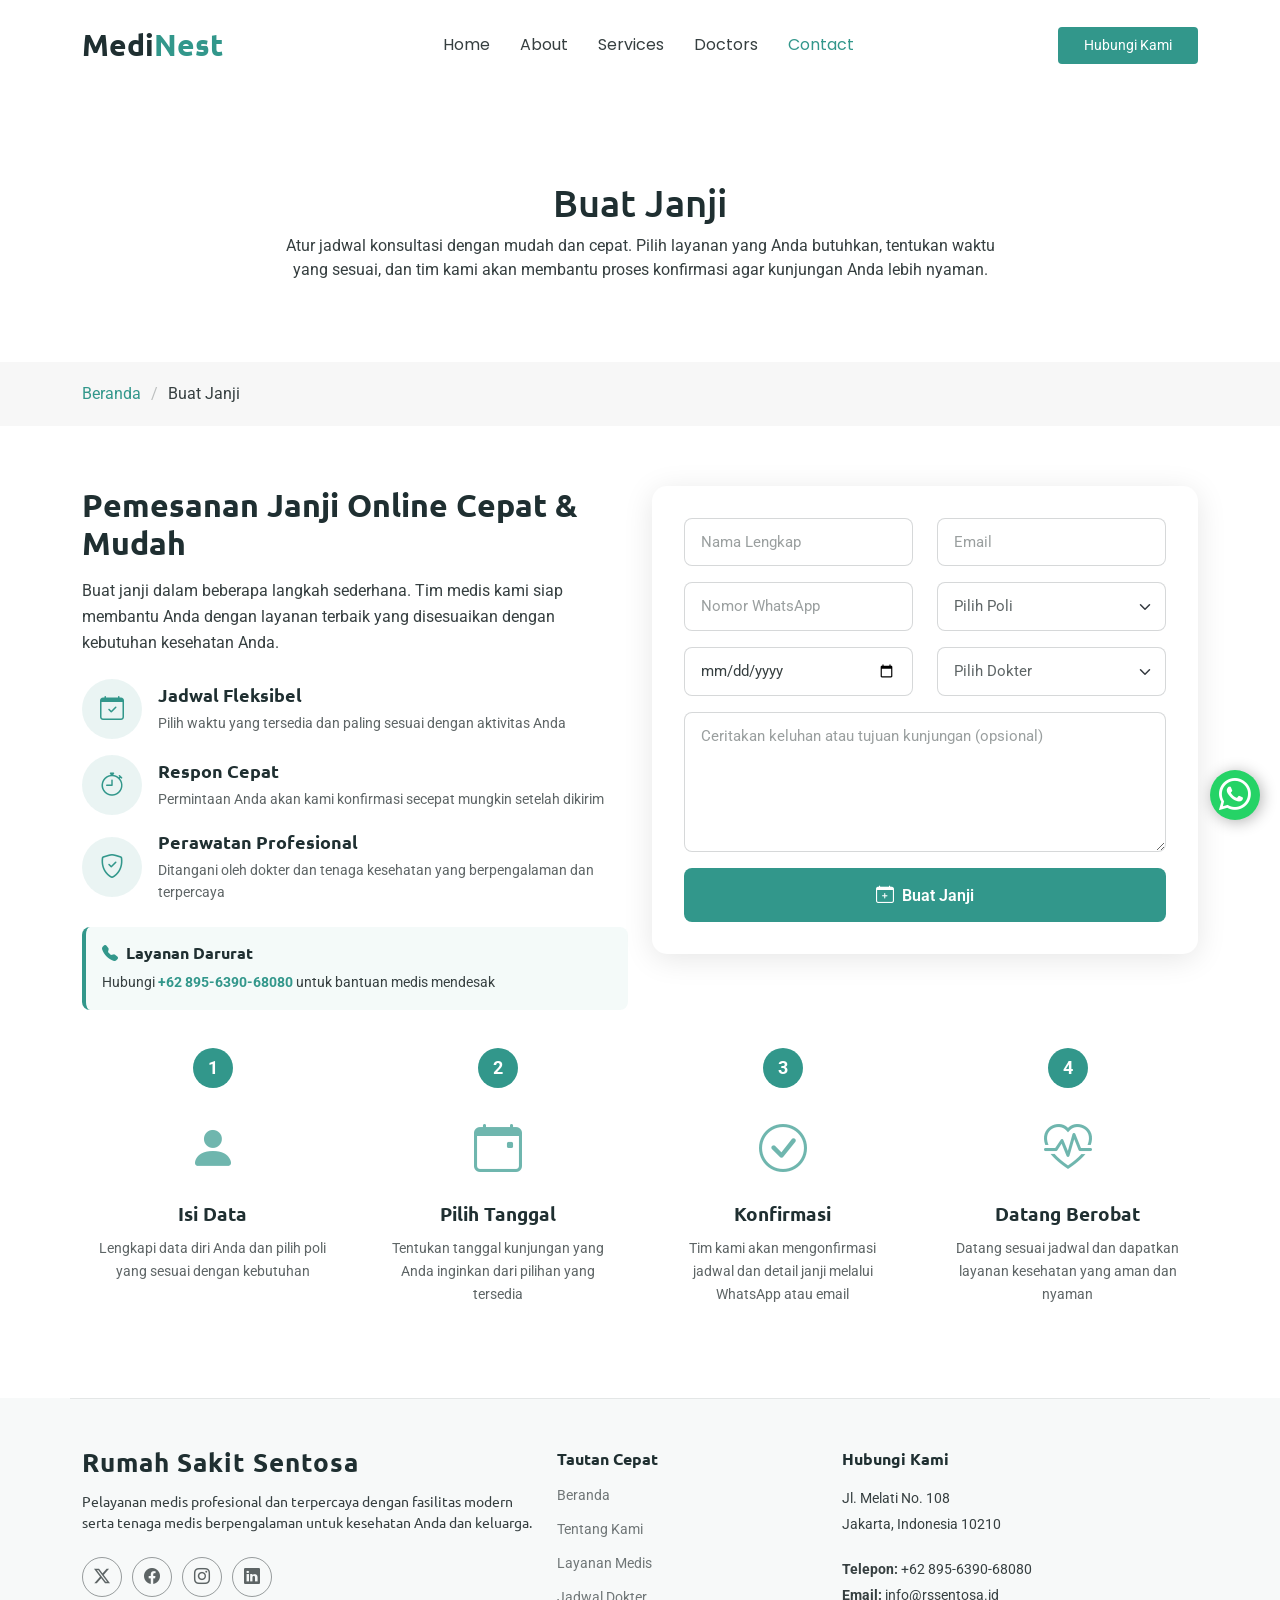
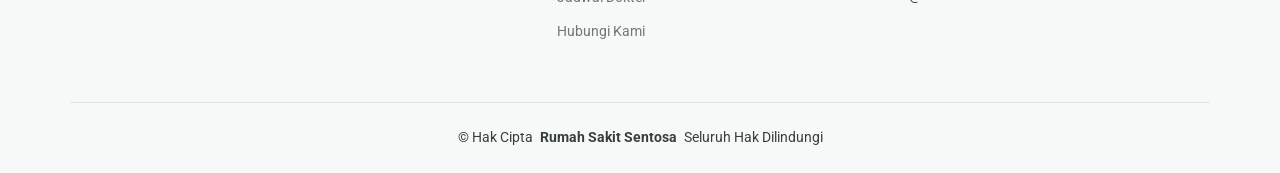
<file: appointment.html>
<!DOCTYPE html>

<html lang="en">
<head>
<meta charset="utf-8"/>
<meta content="width=device-width, initial-scale=1.0" name="viewport"/>
<title>Buat Janji - Rumah Sakit Sentosa</title>
<!-- SEO & AEO/GEO Meta Tags -->
<meta content="Rumah Sakit Sentosa memberikan pelayanan medis terpercaya, fasilitas modern, dan dokter spesialis berpengalaman untuk Anda dan keluarga." name="description"/>
<meta content="rumah sakit, rumah sakit sentosa, layanan medis, dokter spesialis, klinik kesehatan terdekat, medical center, healthcare indonesia" name="keywords"/>
<meta content="Rumah Sakit Sentosa" name="author"/>
<meta content="index, follow, max-image-preview:large, max-snippet:-1, max-video-preview:-1" name="robots"/>
<link href="https://rssentosa.id/appointment.html" rel="canonical"/>
<!-- OpenGraph Meta Tags -->
<meta content="Buat Janji - Rumah Sakit Sentosa" property="og:title"/>
<meta content="Rumah Sakit Sentosa memberikan pelayanan medis terpercaya, fasilitas modern, dan dokter spesialis berpengalaman untuk Anda dan keluarga." property="og:description"/>
<meta content="assets/img/health/modern_hospital_building_1772676912918.png" property="og:image"/>
<meta content="https://rssentosa.id/appointment.html" property="og:url"/>
<meta content="website" property="og:type"/>
<meta content="Rumah Sakit Sentosa" property="og:site_name"/>
<meta content="id_ID" property="og:locale"/>
<!-- Twitter Card Meta Tags -->
<meta content="summary_large_image" name="twitter:card"/>
<meta content="Buat Janji - Rumah Sakit Sentosa" name="twitter:title"/>
<meta content="Rumah Sakit Sentosa memberikan pelayanan medis terpercaya, fasilitas modern, dan dokter spesialis berpengalaman untuk Anda dan keluarga." name="twitter:description"/>
<meta content="assets/img/health/modern_hospital_building_1772676912918.png" name="twitter:image"/>
<meta content="@rssentosa" name="twitter:site"/>
<!-- Favicons -->
<link href="assets/img/favicon.png" rel="icon" type="image/png"/>
<link href="assets/img/apple-touch-icon.png" rel="apple-touch-icon"/>
<meta content="#ffffff" name="theme-color"/>
<!-- Fonts -->
<link href="https://fonts.googleapis.com" rel="preconnect"/>
<link crossorigin="" href="https://fonts.gstatic.com" rel="preconnect"/>
<link href="https://fonts.googleapis.com/css2?family=Roboto:ital,wght@0,100;0,300;0,400;0,500;0,700;0,900;1,100;1,300;1,400;1,500;1,700;1,900&amp;family=Poppins:ital,wght@0,100;0,200;0,300;0,400;0,500;0,600;0,700;0,800;0,900;1,100;1,200;1,300;1,400;1,500;1,600;1,700;1,800;1,900&amp;family=Ubuntu:ital,wght@0,300;0,400;0,500;0,700;1,300;1,400;1,500;1,700&amp;display=swap" rel="stylesheet"/>
<!-- Vendor CSS Files -->
<link href="assets/vendor/bootstrap/css/bootstrap.min.css" rel="stylesheet">
<link href="assets/vendor/bootstrap-icons/bootstrap-icons.css" rel="stylesheet">
<link href="assets/vendor/aos/aos.css" rel="stylesheet">
<link href="assets/vendor/glightbox/css/glightbox.min.css" rel="stylesheet"/>
<link href="assets/vendor/fontawesome-free/css/all.min.css" rel="stylesheet"/>
<link href="assets/vendor/swiper/swiper-bundle.min.css" rel="stylesheet"/>
<!-- Main CSS File -->
<link href="assets/css/main.css" rel="stylesheet"/>
</link></link></link></head>
<body class="appointment-page">
<header class="header d-flex align-items-center fixed-top" id="header">
<div class="container position-relative d-flex align-items-center justify-content-between">
<a class="logo d-flex align-items-center me-auto me-xl-0" href="index.html">
<!-- Uncomment the line below if you also wish to use an image logo -->
<!-- <img class="img-fluid" loading="lazy" src="https://placehold.co/800x600/e0e0e0/333333?text=Rumah+Sakit" alt=""> -->
<h1 class="sitename">Medi<span>Nest</span></h1>
</a>
<nav class="navmenu" id="navmenu">
<ul>
<li><a href="index.html">Home</a></li>
<li><a href="about.html">About</a></li>
<li><a href="services.html">Services</a></li>
<li><a href="doctors.html">Doctors</a></li>
<li><a class="active" href="contact.html">Contact</a></li>
</ul>
<i class="mobile-nav-toggle d-xl-none bi bi-list"></i>
</nav>
<a class="btn-getstarted" href="appointment.html">Hubungi Kami</a>
</div>
</header>
<main class="main">
<!-- Page Title -->
<div class="page-title">
<div class="heading">
<div class="container">
<div class="row d-flex justify-content-center text-center">
<div class="col-lg-8">
<h1 class="heading-title">Buat Janji</h1>
<p class="mb-0">
                  Atur jadwal konsultasi dengan mudah dan cepat. Pilih layanan
                  yang Anda butuhkan, tentukan waktu yang sesuai, dan tim kami
                  akan membantu proses konfirmasi agar kunjungan Anda lebih
                  nyaman.
                </p>
</div>
</div>
</div>
</div>
<nav class="breadcrumbs">
<div class="container">
<ol>
<li><a href="index.html">Beranda</a></li>
<li class="current">Buat Janji</li>
</ol>
</div>
</nav>
</div>
<!-- End Page Title -->
<!-- Appointmnet Section -->
<section class="appointmnet section" id="appointmnet">
<div class="container" data-aos="fade-up" data-aos-delay="100">
<div class="row gy-4">
<!-- Appointment Info -->
<div class="col-lg-6">
<div class="appointment-info">
<h3>Pemesanan Janji Online Cepat &amp; Mudah</h3>
<p class="mb-4">
                  Buat janji dalam beberapa langkah sederhana. Tim medis kami
                  siap membantu Anda dengan layanan terbaik yang disesuaikan
                  dengan kebutuhan kesehatan Anda.
                </p>
<div class="info-items">
<div class="info-item d-flex align-items-center mb-3" data-aos="fade-up" data-aos-delay="200">
<div class="icon-wrapper me-3">
<i class="bi bi-calendar-check"></i>
</div>
<div>
<h5>Jadwal Fleksibel</h5>
<p class="mb-0">
                        Pilih waktu yang tersedia dan paling sesuai dengan
                        aktivitas Anda
                      </p>
</div>
</div>
<!-- End Info Item -->
<div class="info-item d-flex align-items-center mb-3" data-aos="fade-up" data-aos-delay="250">
<div class="icon-wrapper me-3">
<i class="bi bi-stopwatch"></i>
</div>
<div>
<h5>Respon Cepat</h5>
<p class="mb-0">
                        Permintaan Anda akan kami konfirmasi secepat mungkin
                        setelah dikirim
                      </p>
</div>
</div>
<!-- End Info Item -->
<div class="info-item d-flex align-items-center mb-3" data-aos="fade-up" data-aos-delay="300">
<div class="icon-wrapper me-3">
<i class="bi bi-shield-check"></i>
</div>
<div>
<h5>Perawatan Profesional</h5>
<p class="mb-0">
                        Ditangani oleh dokter dan tenaga kesehatan yang
                        berpengalaman dan terpercaya
                      </p>
</div>
</div>
<!-- End Info Item -->
</div>
<div class="emergency-contact mt-4" data-aos="fade-up" data-aos-delay="350">
<div class="emergency-card p-3">
<h6 class="mb-2">
<i class="bi bi-telephone-fill me-2"></i>Layanan Darurat
                    </h6>
<p class="mb-0">
                      Hubungi <strong>+62 895-6390-68080</strong> untuk bantuan
                      medis mendesak
                    </p>
</div>
</div>
</div>
</div>
<!-- End Appointment Info -->
<!-- Appointment Form -->
<div class="col-lg-6">
<div class="appointment-form-wrapper" data-aos="fade-up" data-aos-delay="200">
<form action="forms/appointment.php" class="appointment-form php-email-form" method="post">
<div class="row gy-3">
<div class="col-md-6">
<input class="form-control" name="name" placeholder="Nama Lengkap" required="" type="text"/>
</div>
<div class="col-md-6">
<input class="form-control" name="email" placeholder="Email" required="" type="email"/>
</div>
<div class="col-md-6">
<input class="form-control" name="phone" placeholder="Nomor WhatsApp" required="" type="tel"/>
</div>
<div class="col-md-6">
<select class="form-select" name="department" required="">
<option value="">Pilih Poli</option>
<option value="*">Semua Poli</option>
<option value=".filter-cardiology">
                          Kardiologi (Jantung)
                        </option>
<option value=".filter-pediatrics">
                          Pediatri (Anak)
                        </option>
<option value=".filter-dermatology">
                          Dermatologi (Kulit)
                        </option>
<option value=".filter-orthopedics">
                          Ortopedi (Tulang &amp; Sendi)
                        </option>
</select>
</div>
<div class="col-md-6">
<input class="form-control" name="date" required="" type="date"/>
</div>
<div class="col-md-6">
<select class="form-select" name="doctor" required="">
<option value="">Pilih Dokter</option>
<option value="dr-aulia-putri">dr. Aulia Putri</option>
<option value="dr-nadia-lestari">
                          dr. Nadia Lestari
                        </option>
<option value="dr-sinta-maharani">
                          dr. Sinta Maharani
                        </option>
<option value="dr-raka-wirawan">
                          dr. Raka Wirawan
                        </option>
<option value="dr-kevin-santoso">
                          dr. Kevin Santoso
                        </option>
<option value="dr-bima-pratama">
                          dr. Bima Pratama
                        </option>
<option value="dr-aisyah-rahma">
                          dr. Aisyah Rahma
                        </option>
<option value="dr-rafi-alamsyah">
                          dr. Rafi Alamsyah
                        </option>
</select>
</div>
<div class="col-12">
<textarea class="form-control" name="message" placeholder="Ceritakan keluhan atau tujuan kunjungan (opsional)" rows="5"></textarea>
</div>
<div class="col-12">
<div class="loading">Memproses...</div>
<div class="sent-message">
                        Permintaan janji Anda berhasil dikirim. Tim kami akan
                        menghubungi Anda segera!
                      </div>
<button class="btn btn-appointment w-100" type="submit">
<i class="bi bi-calendar-plus me-2"></i>Buat Janji
                      </button>
</div>
</div>
</form>
</div>
</div>
<!-- End Appointment Form -->
</div>
<!-- Process Steps -->
<div class="process-steps mt-5" data-aos="fade-up" data-aos-delay="300">
<div class="row text-center gy-4">
<div class="col-lg-3 col-md-6">
<div class="step-item">
<div class="step-number">1</div>
<div class="step-icon">
<i class="bi bi-person-fill"></i>
</div>
<h5>Isi Data</h5>
<p>
                    Lengkapi data diri Anda dan pilih poli yang sesuai dengan
                    kebutuhan
                  </p>
</div>
</div>
<!-- End Step -->
<div class="col-lg-3 col-md-6">
<div class="step-item">
<div class="step-number">2</div>
<div class="step-icon">
<i class="bi bi-calendar-event"></i>
</div>
<h5>Pilih Tanggal</h5>
<p>
                    Tentukan tanggal kunjungan yang Anda inginkan dari pilihan
                    yang tersedia
                  </p>
</div>
</div>
<!-- End Step -->
<div class="col-lg-3 col-md-6">
<div class="step-item">
<div class="step-number">3</div>
<div class="step-icon">
<i class="bi bi-check-circle"></i>
</div>
<h5>Konfirmasi</h5>
<p>
                    Tim kami akan mengonfirmasi jadwal dan detail janji melalui
                    WhatsApp atau email
                  </p>
</div>
</div>
<!-- End Step -->
<div class="col-lg-3 col-md-6">
<div class="step-item">
<div class="step-number">4</div>
<div class="step-icon">
<i class="bi bi-heart-pulse"></i>
</div>
<h5>Datang Berobat</h5>
<p>
                    Datang sesuai jadwal dan dapatkan layanan kesehatan yang
                    aman dan nyaman
                  </p>
</div>
</div>
<!-- End Step -->
</div>
</div>
<!-- End Process Steps -->
</div>
</section>
<!-- /Appointmnet Section -->
</main>
<footer class="footer position-relative light-background" id="footer">
<div class="container footer-top">
<div class="row gy-4">
<div class="col-lg-5 col-md-12 footer-about">
<a class="logo d-flex align-items-center mb-3" href="index.html">
<span class="sitename">Rumah Sakit Sentosa</span>
</a>
<p>Pelayanan medis profesional dan terpercaya dengan fasilitas modern serta tenaga medis berpengalaman untuk kesehatan Anda dan keluarga.</p>
<div class="social-links d-flex mt-4">
<a aria-label="Twitter" href="https://twitter.com/rssentosa" rel="noopener noreferrer" target="_blank"><i class="bi bi-twitter-x"></i></a>
<a aria-label="Facebook" href="https://facebook.com/rssentosa" rel="noopener noreferrer" target="_blank"><i class="bi bi-facebook"></i></a>
<a aria-label="Instagram" href="https://instagram.com/rssentosa" rel="noopener noreferrer" target="_blank"><i class="bi bi-instagram"></i></a>
<a aria-label="LinkedIn" href="https://linkedin.com/company/rssentosa" rel="noopener noreferrer" target="_blank"><i class="bi bi-linkedin"></i></a>
</div>
</div>
<div class="col-lg-3 col-6 footer-links">
<h4>Tautan Cepat</h4>
<ul>
<li><a href="index.html">Beranda</a></li>
<li><a href="about.html">Tentang Kami</a></li>
<li><a href="services.html">Layanan Medis</a></li>
<li><a href="doctors.html">Jadwal Dokter</a></li>
<li><a href="contact.html">Hubungi Kami</a></li>
</ul>
</div>
<div class="col-lg-4 col-md-12 footer-contact text-center text-md-start">
<h4>Hubungi Kami</h4>
<p>Jl. Melati No. 108</p>
<p>Jakarta, Indonesia 10210</p>
<p class="mt-4"><strong>Telepon:</strong> <a class="text-reset" href="tel:+62895639068080">+62 895-6390-68080</a></p>
<p><strong>Email:</strong> <a class="text-reset" href="mailto:info@rssentosa.id">info@rssentosa.id</a></p>
</div>
</div>
</div>
<div class="container copyright text-center mt-4 border-top pt-4">
<p>© <span>Hak Cipta</span> <strong class="px-1 sitename">Rumah Sakit Sentosa</strong> <span>Seluruh Hak Dilindungi</span></p>
</div>
</footer>
<!-- Scroll Top -->
<a class="scroll-top d-flex align-items-center justify-content-center" href="#" id="scroll-top"><i class="bi bi-arrow-up-short"></i></a>
<!-- Preloader -->
<div id="preloader"></div>
<!-- Vendor JS Files -->
<script src="assets/vendor/bootstrap/js/bootstrap.bundle.min.js"></script>
<script src="assets/vendor/php-email-form/validate.js"></script>
<script src="assets/vendor/aos/aos.js"></script>
<script src="assets/vendor/glightbox/js/glightbox.min.js"></script>
<script src="assets/vendor/purecounter/purecounter_vanilla.js"></script>
<script src="assets/vendor/imagesloaded/imagesloaded.pkgd.min.js"></script>
<script src="assets/vendor/isotope-layout/isotope.pkgd.min.js"></script>
<script src="assets/vendor/swiper/swiper-bundle.min.js"></script>
<!-- Main JS File -->
<script src="assets/js/main.js"></script>

  


  <!-- Floating WhatsApp Button -->
  <a href="https://wa.me/62895639068080" class="whatsapp-float" target="_blank" rel="noopener noreferrer" title="Hubungi kami via WhatsApp">
    <i class="bi bi-whatsapp"></i>
  </a>

</body>
</html>
</file>
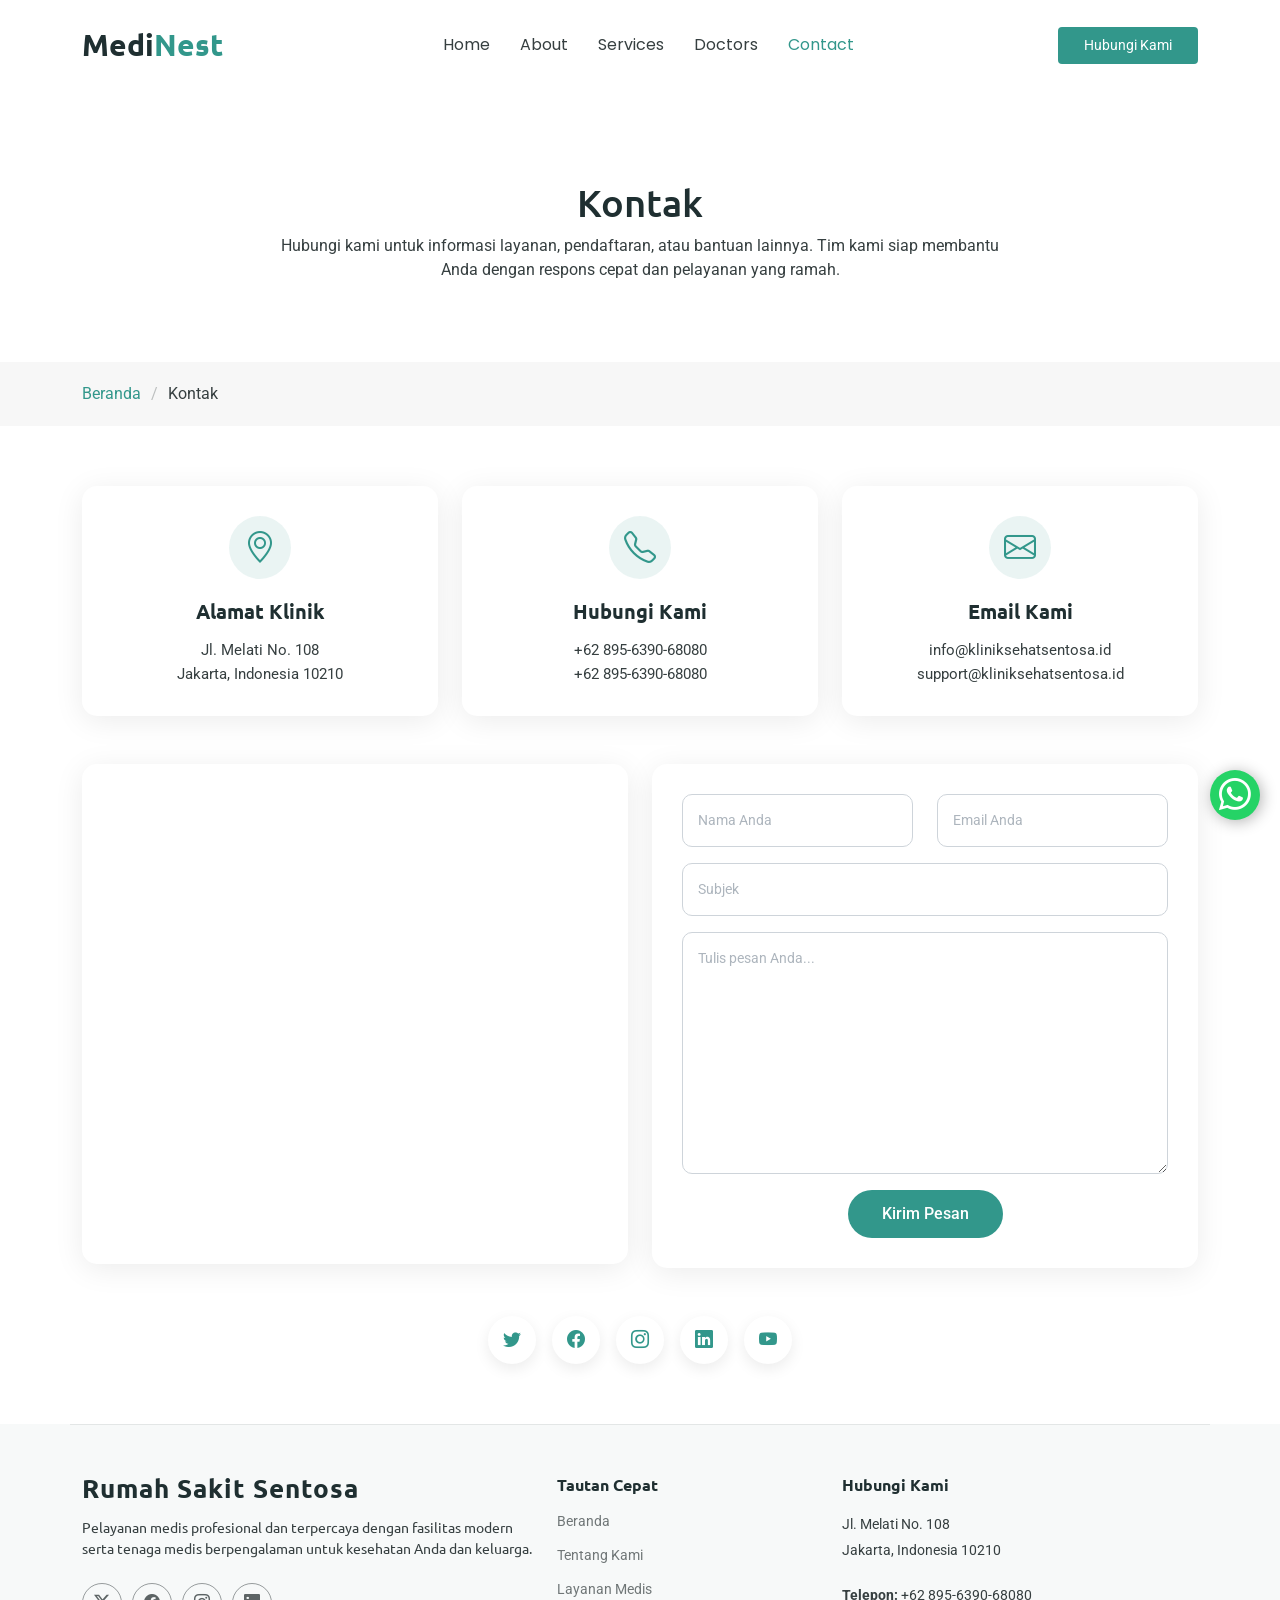
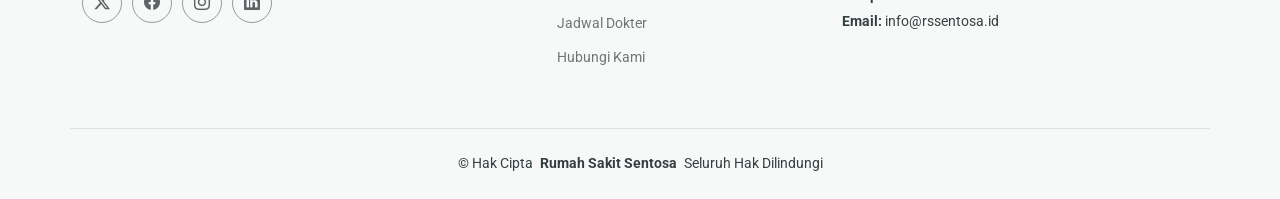
<file: contact.html>
<!DOCTYPE html>

<html lang="en">
<head>
<meta charset="utf-8"/>
<meta content="width=device-width, initial-scale=1.0" name="viewport"/>
<title>Hubungi Kami - Rumah Sakit Sentosa</title>
<!-- SEO & AEO/GEO Meta Tags -->
<meta content="Rumah Sakit Sentosa memberikan pelayanan medis terpercaya, fasilitas modern, dan dokter spesialis berpengalaman untuk Anda dan keluarga." name="description"/>
<meta content="rumah sakit, rumah sakit sentosa, layanan medis, dokter spesialis, klinik kesehatan terdekat, medical center, healthcare indonesia" name="keywords"/>
<meta content="Rumah Sakit Sentosa" name="author"/>
<meta content="index, follow, max-image-preview:large, max-snippet:-1, max-video-preview:-1" name="robots"/>
<link href="https://rssentosa.id/contact.html" rel="canonical"/>
<!-- OpenGraph Meta Tags -->
<meta content="Hubungi Kami - Rumah Sakit Sentosa" property="og:title"/>
<meta content="Rumah Sakit Sentosa memberikan pelayanan medis terpercaya, fasilitas modern, dan dokter spesialis berpengalaman untuk Anda dan keluarga." property="og:description"/>
<meta content="assets/img/health/modern_hospital_building_1772676912918.png" property="og:image"/>
<meta content="https://rssentosa.id/contact.html" property="og:url"/>
<meta content="website" property="og:type"/>
<meta content="Rumah Sakit Sentosa" property="og:site_name"/>
<meta content="id_ID" property="og:locale"/>
<!-- Twitter Card Meta Tags -->
<meta content="summary_large_image" name="twitter:card"/>
<meta content="Hubungi Kami - Rumah Sakit Sentosa" name="twitter:title"/>
<meta content="Rumah Sakit Sentosa memberikan pelayanan medis terpercaya, fasilitas modern, dan dokter spesialis berpengalaman untuk Anda dan keluarga." name="twitter:description"/>
<meta content="assets/img/health/modern_hospital_building_1772676912918.png" name="twitter:image"/>
<meta content="@rssentosa" name="twitter:site"/>
<!-- Favicons -->
<link href="assets/img/favicon.png" rel="icon" type="image/png"/>
<link href="assets/img/apple-touch-icon.png" rel="apple-touch-icon"/>
<meta content="#ffffff" name="theme-color"/>
<!-- Fonts -->
<link href="https://fonts.googleapis.com" rel="preconnect"/>
<link crossorigin="" href="https://fonts.gstatic.com" rel="preconnect"/>
<link href="https://fonts.googleapis.com/css2?family=Roboto:ital,wght@0,100;0,300;0,400;0,500;0,700;0,900;1,100;1,300;1,400;1,500;1,700;1,900&amp;family=Poppins:ital,wght@0,100;0,200;0,300;0,400;0,500;0,600;0,700;0,800;0,900;1,100;1,200;1,300;1,400;1,500;1,600;1,700;1,800;1,900&amp;family=Ubuntu:ital,wght@0,300;0,400;0,500;0,700;1,300;1,400;1,500;1,700&amp;display=swap" rel="stylesheet"/>
<!-- Vendor CSS Files -->
<link href="assets/vendor/bootstrap/css/bootstrap.min.css" rel="stylesheet"/>
<link href="assets/vendor/bootstrap-icons/bootstrap-icons.css" rel="stylesheet"/>
<link href="assets/vendor/aos/aos.css" rel="stylesheet"/>
<link href="assets/vendor/glightbox/css/glightbox.min.css" rel="stylesheet"/>
<link href="assets/vendor/fontawesome-free/css/all.min.css" rel="stylesheet"/>
<link href="assets/vendor/swiper/swiper-bundle.min.css" rel="stylesheet"/>
<!-- Main CSS File -->
<link href="assets/css/main.css" rel="stylesheet"/>
</head>
<body class="contact-page">
<header class="header d-flex align-items-center fixed-top" id="header">
<div class="container position-relative d-flex align-items-center justify-content-between">
<a class="logo d-flex align-items-center me-auto me-xl-0" href="index.html">
<!-- Uncomment the line below if you also wish to use an image logo -->
<!-- <img class="img-fluid" loading="lazy" src="https://placehold.co/800x600/e0e0e0/333333?text=Rumah+Sakit" alt=""> -->
<h1 class="sitename">Medi<span>Nest</span></h1>
</a>
<nav class="navmenu" id="navmenu">
<ul>
<li><a href="index.html">Home</a></li>
<li><a href="about.html">About</a></li>
<li><a href="services.html">Services</a></li>
<li><a href="doctors.html">Doctors</a></li>
<li><a class="active" href="contact.html">Contact</a></li>
</ul>
<i class="mobile-nav-toggle d-xl-none bi bi-list"></i>
</nav>
<a class="btn-getstarted" href="appointment.html">Hubungi Kami</a>
</div>
</header>
<main class="main">
<!-- Page Title -->
<div class="page-title">
<div class="heading">
<div class="container">
<div class="row d-flex justify-content-center text-center">
<div class="col-lg-8">
<h1 class="heading-title">Kontak</h1>
<p class="mb-0">
                Hubungi kami untuk informasi layanan, pendaftaran, atau bantuan lainnya. Tim kami siap membantu Anda
                dengan
                respons cepat dan pelayanan yang ramah.
              </p>
</div>
</div>
</div>
</div>
<nav class="breadcrumbs">
<div class="container">
<ol>
<li><a href="index.html">Beranda</a></li>
<li class="current">Kontak</li>
</ol>
</div>
</nav>
</div><!-- End Page Title -->
<!-- Contact Section -->
<section class="contact section" id="contact">
<div class="container" data-aos="fade-up" data-aos-delay="100">
<div class="row gy-4">
<div class="col-lg-4" data-aos="fade-up" data-aos-delay="200">
<div class="info-box">
<i class="bi bi-geo-alt"></i>
<h3>Alamat Klinik</h3>
<p>Jl. Melati No. 108<br/>Jakarta, Indonesia 10210</p>
</div>
</div>
<div class="col-lg-4" data-aos="fade-up" data-aos-delay="300">
<div class="info-box">
<i class="bi bi-telephone"></i>
<h3>Hubungi Kami</h3>
<p>+62 895-6390-68080<br/>+62 895-6390-68080</p>
</div>
</div>
<div class="col-lg-4" data-aos="fade-up" data-aos-delay="400">
<div class="info-box">
<i class="bi bi-envelope"></i>
<h3>Email Kami</h3>
<p>info@kliniksehatsentosa.id<br/>support@kliniksehatsentosa.id</p>
</div>
</div>
</div>
<div class="row gy-4 mt-4">
<div class="col-lg-6" data-aos="fade-up" data-aos-delay="500">
<div class="map-container">
<iframe allowfullscreen="" loading="lazy" referrerpolicy="no-referrer-when-downgrade" src="https://www.google.com/maps/embed?pb=!1m18!1m12!1m3!1d3308.4770376449556!2d-117.39905292424607!3d33.978802323820714!2m3!1f0!2f0!3f0!3m2!1i1024!2i768!4f13.1!3m3!1m2!1s0x80dcb1f5d8fb6c75%3A0xd9d73340c90a71c6!2s4582%20Magnolia%20Ave%2C%20Riverside%2C%20CA%2092506!5e0!3m2!1sen!2sus!4v1692395638095!5m2!1sen!2sus"></iframe>
</div>
</div>
<div class="col-lg-6" data-aos="fade-up" data-aos-delay="600">
<form action="forms/contact.php" class="php-email-form" method="post">
<div class="row gy-3">
<div class="col-md-6">
<input class="form-control" name="name" placeholder="Nama Anda" required="" type="text"/>
</div>
<div class="col-md-6">
<input class="form-control" name="email" placeholder="Email Anda" required="" type="email"/>
</div>
<div class="col-md-12">
<input class="form-control" name="subject" placeholder="Subjek" required="" type="text"/>
</div>
<div class="col-md-12">
<textarea class="form-control" name="message" placeholder="Tulis pesan Anda..." required="" rows="10"></textarea>
</div>
<div class="col-md-12 text-center">
<div class="loading">Mengirim...</div>
<div class="sent-message">Pesan Anda berhasil dikirim. Terima kasih!</div>
<button type="submit">Kirim Pesan</button>
</div>
</div>
</form>
</div>
</div>
<div class="social-links text-center mt-5" data-aos="zoom-in" data-aos-delay="700">
<a class="twitter" href="#"><i class="bi bi-twitter"></i></a>
<a class="facebook" href="#"><i class="bi bi-facebook"></i></a>
<a class="instagram" href="#"><i class="bi bi-instagram"></i></a>
<a class="linkedin" href="#"><i class="bi bi-linkedin"></i></a>
<a class="youtube" href="#"><i class="bi bi-youtube"></i></a>
</div>
</div>
</section><!-- /Contact Section -->
</main>
<footer class="footer position-relative light-background" id="footer">
<div class="container footer-top">
<div class="row gy-4">
<div class="col-lg-5 col-md-12 footer-about">
<a class="logo d-flex align-items-center mb-3" href="index.html">
<span class="sitename">Rumah Sakit Sentosa</span>
</a>
<p>Pelayanan medis profesional dan terpercaya dengan fasilitas modern serta tenaga medis berpengalaman untuk kesehatan Anda dan keluarga.</p>
<div class="social-links d-flex mt-4">
<a aria-label="Twitter" href="https://twitter.com/rssentosa" rel="noopener noreferrer" target="_blank"><i class="bi bi-twitter-x"></i></a>
<a aria-label="Facebook" href="https://facebook.com/rssentosa" rel="noopener noreferrer" target="_blank"><i class="bi bi-facebook"></i></a>
<a aria-label="Instagram" href="https://instagram.com/rssentosa" rel="noopener noreferrer" target="_blank"><i class="bi bi-instagram"></i></a>
<a aria-label="LinkedIn" href="https://linkedin.com/company/rssentosa" rel="noopener noreferrer" target="_blank"><i class="bi bi-linkedin"></i></a>
</div>
</div>
<div class="col-lg-3 col-6 footer-links">
<h4>Tautan Cepat</h4>
<ul>
<li><a href="index.html">Beranda</a></li>
<li><a href="about.html">Tentang Kami</a></li>
<li><a href="services.html">Layanan Medis</a></li>
<li><a href="doctors.html">Jadwal Dokter</a></li>
<li><a href="contact.html">Hubungi Kami</a></li>
</ul>
</div>
<div class="col-lg-4 col-md-12 footer-contact text-center text-md-start">
<h4>Hubungi Kami</h4>
<p>Jl. Melati No. 108</p>
<p>Jakarta, Indonesia 10210</p>
<p class="mt-4"><strong>Telepon:</strong> <a class="text-reset" href="tel:+62895639068080">+62 895-6390-68080</a></p>
<p><strong>Email:</strong> <a class="text-reset" href="mailto:info@rssentosa.id">info@rssentosa.id</a></p>
</div>
</div>
</div>
<div class="container copyright text-center mt-4 border-top pt-4">
<p>© <span>Hak Cipta</span> <strong class="px-1 sitename">Rumah Sakit Sentosa</strong> <span>Seluruh Hak Dilindungi</span></p>
</div>
</footer>
<!-- Scroll Top -->
<a class="scroll-top d-flex align-items-center justify-content-center" href="#" id="scroll-top"><i class="bi bi-arrow-up-short"></i></a>
<!-- Preloader -->
<div id="preloader"></div>
<!-- Vendor JS Files -->
<script src="assets/vendor/bootstrap/js/bootstrap.bundle.min.js"></script>
<script src="assets/vendor/php-email-form/validate.js"></script>
<script src="assets/vendor/aos/aos.js"></script>
<script src="assets/vendor/glightbox/js/glightbox.min.js"></script>
<script src="assets/vendor/purecounter/purecounter_vanilla.js"></script>
<script src="assets/vendor/imagesloaded/imagesloaded.pkgd.min.js"></script>
<script src="assets/vendor/isotope-layout/isotope.pkgd.min.js"></script>
<script src="assets/vendor/swiper/swiper-bundle.min.js"></script>
<!-- Main JS File -->
<script src="assets/js/main.js"></script>

  


  <!-- Floating WhatsApp Button -->
  <a href="https://wa.me/62895639068080" class="whatsapp-float" target="_blank" rel="noopener noreferrer" title="Hubungi kami via WhatsApp">
    <i class="bi bi-whatsapp"></i>
  </a>

</body>
</html>
</file>
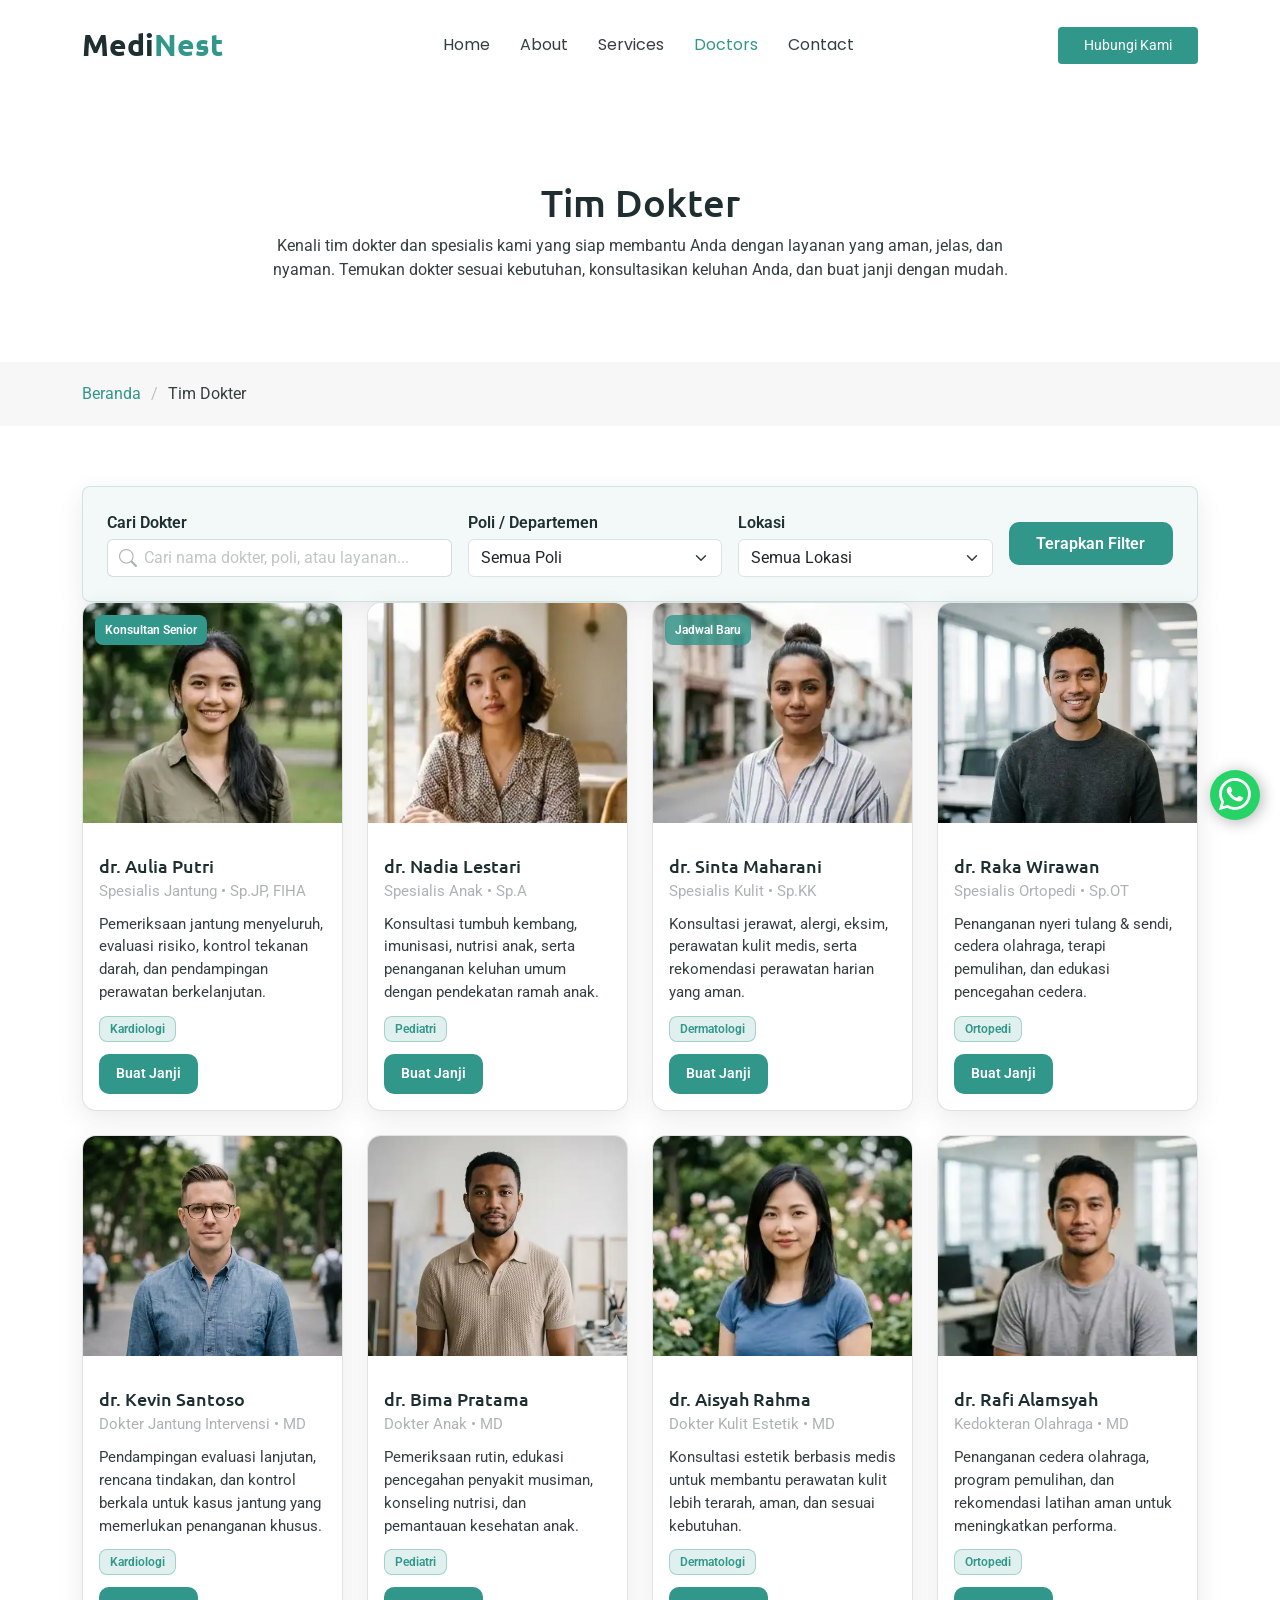
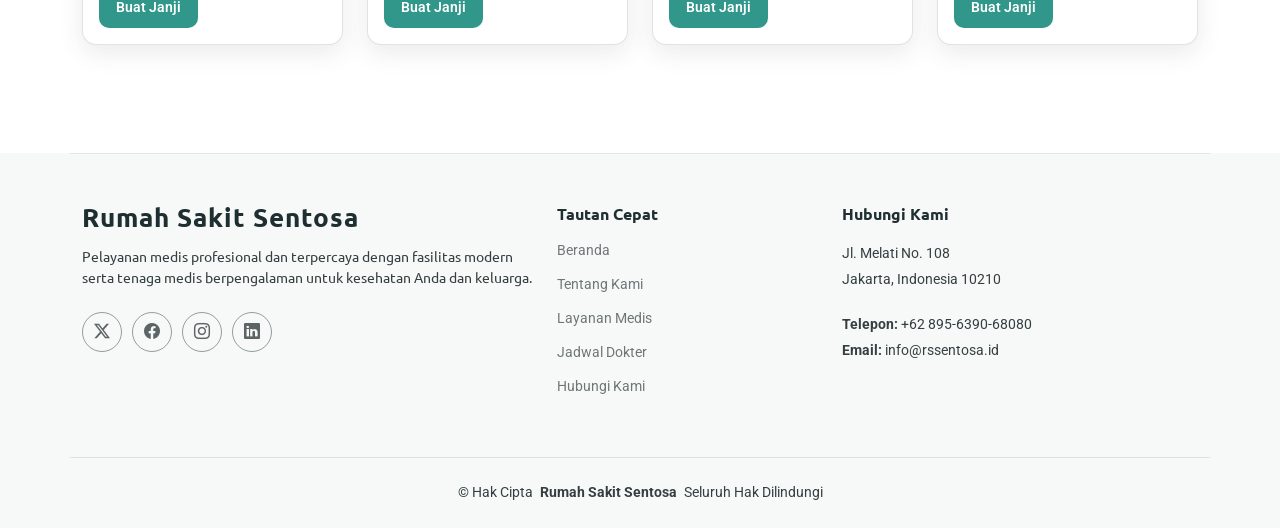
<file: doctors.html>
<!DOCTYPE html>

<html lang="en">

<head>
  <meta charset="utf-8" />
  <meta content="width=device-width, initial-scale=1.0" name="viewport" />
  <title>Jadwal Dokter - Rumah Sakit Sentosa</title>
  <!-- SEO & AEO/GEO Meta Tags -->
  <meta
    content="Rumah Sakit Sentosa memberikan pelayanan medis terpercaya, fasilitas modern, dan dokter spesialis berpengalaman untuk Anda dan keluarga."
    name="description" />
  <meta
    content="rumah sakit, rumah sakit sentosa, layanan medis, dokter spesialis, klinik kesehatan terdekat, medical center, healthcare indonesia"
    name="keywords" />
  <meta content="Rumah Sakit Sentosa" name="author" />
  <meta content="index, follow, max-image-preview:large, max-snippet:-1, max-video-preview:-1" name="robots" />
  <link href="https://rssentosa.id/doctors.html" rel="canonical" />
  <!-- OpenGraph Meta Tags -->
  <meta content="Jadwal Dokter - Rumah Sakit Sentosa" property="og:title" />
  <meta
    content="Rumah Sakit Sentosa memberikan pelayanan medis terpercaya, fasilitas modern, dan dokter spesialis berpengalaman untuk Anda dan keluarga."
    property="og:description" />
  <meta content="assets/img/health/modern_hospital_building_1772676912918.webp" property="og:image" />
  <meta content="https://rssentosa.id/doctors.html" property="og:url" />
  <meta content="website" property="og:type" />
  <meta content="Rumah Sakit Sentosa" property="og:site_name" />
  <meta content="id_ID" property="og:locale" />
  <!-- Twitter Card Meta Tags -->
  <meta content="summary_large_image" name="twitter:card" />
  <meta content="Jadwal Dokter - Rumah Sakit Sentosa" name="twitter:title" />
  <meta
    content="Rumah Sakit Sentosa memberikan pelayanan medis terpercaya, fasilitas modern, dan dokter spesialis berpengalaman untuk Anda dan keluarga."
    name="twitter:description" />
  <meta content="assets/img/health/modern_hospital_building_1772676912918.webp" name="twitter:image" />
  <meta content="@rssentosa" name="twitter:site" />
  <!-- Favicons -->
  <link href="assets/img/favicon.webp" rel="icon" type="image/webp" />
  <link href="assets/img/apple-touch-icon.webp" rel="apple-touch-icon" />
  <meta content="#ffffff" name="theme-color" />
  <!-- Fonts -->
  <link href="https://fonts.googleapis.com" rel="preconnect" />
  <link crossorigin="" href="https://fonts.gstatic.com" rel="preconnect" />
  <link
    href="https://fonts.googleapis.com/css2?family=Roboto:ital,wght@0,100;0,300;0,400;0,500;0,700;0,900;1,100;1,300;1,400;1,500;1,700;1,900&amp;family=Poppins:ital,wght@0,100;0,200;0,300;0,400;0,500;0,600;0,700;0,800;0,900;1,100;1,200;1,300;1,400;1,500;1,600;1,700;1,800;1,900&amp;family=Ubuntu:ital,wght@0,300;0,400;0,500;0,700;1,300;1,400;1,500;1,700&amp;display=swap"
    rel="stylesheet" />
  <!-- Vendor CSS Files -->
  <link href="assets/vendor/bootstrap/css/bootstrap.min.css" rel="stylesheet">
  <link href="assets/vendor/bootstrap-icons/bootstrap-icons.css" rel="stylesheet">
  <link href="assets/vendor/aos/aos.css" rel="stylesheet">
  <link href="assets/vendor/glightbox/css/glightbox.min.css" rel="stylesheet" />
  <link href="assets/vendor/fontawesome-free/css/all.min.css" rel="stylesheet" />
  <link href="assets/vendor/swiper/swiper-bundle.min.css" rel="stylesheet" />
  <!-- Main CSS File -->
  <link href="assets/css/main.css" rel="stylesheet" />
  </link>
  </link>
  </link>
</head>

<body class="doctors-page">
  <header class="header d-flex align-items-center fixed-top" id="header">
    <div class="container position-relative d-flex align-items-center justify-content-between">
      <a class="logo d-flex align-items-center me-auto me-xl-0" href="index.html">
        <!-- Uncomment the line below if you also wish to use an image logo -->
        <!-- <img class="img-fluid" loading="lazy" src="https://placehold.co/800x600/e0e0e0/333333?text=Rumah+Sakit" alt=""> -->
        <h1 class="sitename">Medi<span>Nest</span></h1>
      </a>
      <nav class="navmenu" id="navmenu">
        <ul>
          <li><a href="index.html">Home</a></li>
          <li><a href="about.html">About</a></li>
          <li><a href="services.html">Services</a></li>
          <li><a class="active" href="doctors.html">Doctors</a></li>
          <li><a href="contact.html">Contact</a></li>
        </ul>
        <i class="mobile-nav-toggle d-xl-none bi bi-list"></i>
      </nav>
      <a class="btn-getstarted" href="appointment.html">Hubungi Kami</a>
    </div>
  </header>
  <main class="main">
    <!-- Page Title -->
    <div class="page-title">
      <div class="heading">
        <div class="container">
          <div class="row d-flex justify-content-center text-center">
            <div class="col-lg-8">
              <h1 class="heading-title">Tim Dokter</h1>
              <p class="mb-0">
                Kenali tim dokter dan spesialis kami yang siap membantu Anda
                dengan layanan yang aman, jelas, dan nyaman. Temukan dokter
                sesuai kebutuhan, konsultasikan keluhan Anda, dan buat janji
                dengan mudah.
              </p>
            </div>
          </div>
        </div>
      </div>
      <nav class="breadcrumbs">
        <div class="container">
          <ol>
            <li><a href="index.html">Beranda</a></li>
            <li class="current">Tim Dokter</li>
          </ol>
        </div>
      </nav>
    </div>
    <!-- End Page Title -->
    <!-- Doctors Section -->
    <section class="doctors section" id="doctors">
      <div class="container" data-aos="fade-up" data-aos-delay="100">
        <!-- Filterable Doctor Directory -->
        <div class="doctor-directory mb-5">
          <div class="directory-bar p-3 p-md-4 rounded-3">
            <div class="row g-3 align-items-center">
              <div class="col-lg-4">
                <label class="form-label mb-1" for="doctor-search">Cari Dokter</label>
                <div class="position-relative">
                  <i class="bi bi-search search-icon"></i>
                  <input class="form-control search-input" id="doctor-search"
                    placeholder="Cari nama dokter, poli, atau layanan..." type="text" />
                </div>
              </div>
              <div class="col-lg-3">
                <label class="form-label mb-1">Poli / Departemen</label>
                <select class="form-select">
                  <option value="*">Semua Poli</option>
                  <option value=".filter-cardiology">
                    Kardiologi (Jantung)
                  </option>
                  <option value=".filter-pediatrics">Pediatri (Anak)</option>
                  <option value=".filter-dermatology">
                    Dermatologi (Kulit)
                  </option>
                  <option value=".filter-orthopedics">
                    Ortopedi (Tulang &amp; Sendi)
                  </option>
                </select>
              </div>
              <div class="col-lg-3">
                <label class="form-label mb-1">Lokasi</label>
                <select class="form-select">
                  <option>Semua Lokasi</option>
                  <option>Klinik Pusat Kota</option>
                  <option>Klinik Area Barat</option>
                  <option>Klinik Riverside</option>
                </select>
              </div>
              <div class="col-lg-2 d-grid">
                <button class="btn btn-appointment">Terapkan Filter</button>
              </div>
            </div>
          </div>
          <div class="isotope-layout" data-default-filter="*" data-layout="masonry" data-sort="original-order">
            <!-- End Directory Filters -->
            <div class="row gy-4 isotope-container" data-aos="fade-up" data-aos-delay="300">
              <div class="col-lg-3 col-md-6 doctor-item isotope-item filter-cardiology">
                <article class="doctor-card h-100">
                  <figure class="doctor-media">
                    <img alt="dr. Aulia Putri" class="img-fluid" loading="lazy"
                      src="assets/img/health/foto dokter cewe 1.webp" />
                    <span class="tag">Konsultan Senior</span>
                  </figure>
                  <div class="doctor-content">
                    <h3 class="doctor-name">dr. Aulia Putri</h3>
                    <p class="doctor-title">
                      Spesialis Jantung • Sp.JP, FIHA
                    </p>
                    <p class="doctor-desc">
                      Pemeriksaan jantung menyeluruh, evaluasi risiko, kontrol
                      tekanan darah, dan pendampingan perawatan berkelanjutan.
                    </p>
                    <div class="doctor-meta">
                      <span class="badge dept">Kardiologi</span>
                    </div>
                    <div class="doctor-actions">
                      <a class="btn btn-sm btn-appointment"
                        href="https://wa.me/62895639068080?text=Halo%20Admin,%20saya%20ingin%20buat%20janji%20dengan%20dr.%20Aulia%20Putri."
                        rel="noopener" target="_blank">Buat Janji</a>
                    </div>
                  </div>
                </article>
              </div>
              <!-- End Directory Item -->
              <div class="col-lg-3 col-md-6 doctor-item isotope-item filter-pediatrics">
                <article class="doctor-card h-100">
                  <figure class="doctor-media">
                    <img alt="dr. Nadia Lestari" class="img-fluid" loading="lazy"
                      src="assets/img/health/foto dokter cewe 2.webp" />
                  </figure>
                  <div class="doctor-content">
                    <h3 class="doctor-name">dr. Nadia Lestari</h3>
                    <p class="doctor-title">Spesialis Anak • Sp.A</p>
                    <p class="doctor-desc">
                      Konsultasi tumbuh kembang, imunisasi, nutrisi anak,
                      serta penanganan keluhan umum dengan pendekatan ramah
                      anak.
                    </p>
                    <div class="doctor-meta">
                      <span class="badge dept">Pediatri</span>
                    </div>
                    <div class="doctor-actions">
                      <a class="btn btn-sm btn-appointment"
                        href="https://wa.me/62895639068080?text=Halo%20Admin,%20saya%20ingin%20buat%20janji%20dengan%20dr.%20Aulia%20Putri."
                        rel="noopener" target="_blank">Buat Janji</a>
                    </div>
                  </div>
                </article>
              </div>
              <!-- End Directory Item -->
              <div class="col-lg-3 col-md-6 doctor-item isotope-item filter-dermatology">
                <article class="doctor-card h-100">
                  <figure class="doctor-media">
                    <img alt="dr. Sinta Maharani" class="img-fluid" loading="lazy"
                      src="assets/img/health/foto dokter cewe 3.webp" />
                    <span class="tag alt">Jadwal Baru</span>
                  </figure>
                  <div class="doctor-content">
                    <h3 class="doctor-name">dr. Sinta Maharani</h3>
                    <p class="doctor-title">Spesialis Kulit • Sp.KK</p>
                    <p class="doctor-desc">
                      Konsultasi jerawat, alergi, eksim, perawatan kulit
                      medis, serta rekomendasi perawatan harian yang aman.
                    </p>
                    <div class="doctor-meta">
                      <span class="badge dept">Dermatologi</span>
                    </div>
                    <div class="doctor-actions">
                      <a class="btn btn-sm btn-appointment"
                        href="https://wa.me/62895639068080?text=Halo%20Admin,%20saya%20ingin%20buat%20janji%20dengan%20dr.%20Aulia%20Putri."
                        rel="noopener" target="_blank">Buat Janji</a>
                    </div>
                  </div>
                </article>
              </div>
              <!-- End Directory Item -->
              <div class="col-lg-3 col-md-6 doctor-item isotope-item filter-orthopedics">
                <article class="doctor-card h-100">
                  <figure class="doctor-media">
                    <img alt="dr. Raka Wirawan" class="img-fluid" loading="lazy"
                      src="assets/img/health/foto dokter cowo 1.webp" />
                  </figure>
                  <div class="doctor-content">
                    <h3 class="doctor-name">dr. Raka Wirawan</h3>
                    <p class="doctor-title">Spesialis Ortopedi • Sp.OT</p>
                    <p class="doctor-desc">
                      Penanganan nyeri tulang &amp; sendi, cedera olahraga, terapi
                      pemulihan, dan edukasi pencegahan cedera.
                    </p>
                    <div class="doctor-meta">
                      <span class="badge dept">Ortopedi</span>
                    </div>
                    <div class="doctor-actions">
                      <a class="btn btn-sm btn-appointment"
                        href="https://wa.me/62895639068080?text=Halo%20Admin,%20saya%20ingin%20buat%20janji%20dengan%20dr.%20Aulia%20Putri."
                        rel="noopener" target="_blank">Buat Janji</a>
                    </div>
                  </div>
                </article>
              </div>
              <!-- End Directory Item -->
              <div class="col-lg-3 col-md-6 doctor-item isotope-item filter-cardiology">
                <article class="doctor-card h-100">
                  <figure class="doctor-media">
                    <img alt="dr. Kevin Santoso" class="img-fluid" loading="lazy"
                      src="assets/img/health/foto dokter cowo 2.webp" />
                  </figure>
                  <div class="doctor-content">
                    <h3 class="doctor-name">dr. Kevin Santoso</h3>
                    <p class="doctor-title">Dokter Jantung Intervensi • MD</p>
                    <p class="doctor-desc">
                      Pendampingan evaluasi lanjutan, rencana tindakan, dan
                      kontrol berkala untuk kasus jantung yang memerlukan
                      penanganan khusus.
                    </p>
                    <div class="doctor-meta">
                      <span class="badge dept">Kardiologi</span>
                    </div>
                    <div class="doctor-actions">
                      <a class="btn btn-sm btn-appointment"
                        href="https://wa.me/62895639068080?text=Halo%20Admin,%20saya%20ingin%20buat%20janji%20dengan%20dr.%20Aulia%20Putri."
                        rel="noopener" target="_blank">Buat Janji</a>
                    </div>
                  </div>
                </article>
              </div>
              <!-- End Directory Item -->
              <div class="col-lg-3 col-md-6 doctor-item isotope-item filter-pediatrics">
                <article class="doctor-card h-100">
                  <figure class="doctor-media">
                    <img alt="dr. Bima Pratama" class="img-fluid" loading="lazy"
                      src="assets/img/health/foto dokter cowo 3.webp" />
                  </figure>
                  <div class="doctor-content">
                    <h3 class="doctor-name">dr. Bima Pratama</h3>
                    <p class="doctor-title">Dokter Anak • MD</p>
                    <p class="doctor-desc">
                      Pemeriksaan rutin, edukasi pencegahan penyakit musiman,
                      konseling nutrisi, dan pemantauan kesehatan anak.
                    </p>
                    <div class="doctor-meta">
                      <span class="badge dept">Pediatri</span>
                    </div>
                    <div class="doctor-actions">
                      <a class="btn btn-sm btn-appointment"
                        href="https://wa.me/62895639068080?text=Halo%20Admin,%20saya%20ingin%20buat%20janji%20dengan%20dr.%20Aulia%20Putri."
                        rel="noopener" target="_blank">Buat Janji</a>
                    </div>
                  </div>
                </article>
              </div>
              <!-- End Directory Item -->
              <div class="col-lg-3 col-md-6 doctor-item isotope-item filter-dermatology">
                <article class="doctor-card h-100">
                  <figure class="doctor-media">
                    <img alt="dr. Aisyah Rahma" class="img-fluid" loading="lazy"
                      src="assets/img/health/foto dokter cewe 4.webp" />
                  </figure>
                  <div class="doctor-content">
                    <h3 class="doctor-name">dr. Aisyah Rahma</h3>
                    <p class="doctor-title">Dokter Kulit Estetik • MD</p>
                    <p class="doctor-desc">
                      Konsultasi estetik berbasis medis untuk membantu
                      perawatan kulit lebih terarah, aman, dan sesuai
                      kebutuhan.
                    </p>
                    <div class="doctor-meta">
                      <span class="badge dept">Dermatologi</span>
                    </div>
                    <div class="doctor-actions">
                      <a class="btn btn-sm btn-appointment"
                        href="https://wa.me/62895639068080?text=Halo%20Admin,%20saya%20ingin%20buat%20janji%20dengan%20dr.%20Aulia%20Putri."
                        rel="noopener" target="_blank">Buat Janji</a>
                    </div>
                  </div>
                </article>
              </div>
              <!-- End Directory Item -->
              <div class="col-lg-3 col-md-6 doctor-item isotope-item filter-orthopedics">
                <article class="doctor-card h-100">
                  <figure class="doctor-media">
                    <img alt="dr. Rafi Alamsyah" class="img-fluid" loading="lazy"
                      src="assets/img/health/foto dokter cowo 4.webp" />
                  </figure>
                  <div class="doctor-content">
                    <h3 class="doctor-name">dr. Rafi Alamsyah</h3>
                    <p class="doctor-title">Kedokteran Olahraga • MD</p>
                    <p class="doctor-desc">
                      Penanganan cedera olahraga, program pemulihan, dan
                      rekomendasi latihan aman untuk meningkatkan performa.
                    </p>
                    <div class="doctor-meta">
                      <span class="badge dept">Ortopedi</span>
                    </div>
                    <div class="doctor-actions">
                      <a class="btn btn-sm btn-appointment"
                        href="https://wa.me/62895639068080?text=Halo%20Admin,%20saya%20ingin%20buat%20janji%20dengan%20dr.%20Aulia%20Putri."
                        rel="noopener" target="_blank">Buat Janji</a>
                    </div>
                  </div>
                </article>
              </div>
              <!-- End Directory Item -->
            </div>
            <!-- End Directory Items Container -->
          </div>
        </div>
        <!-- End Filterable Doctor Directory -->
      </div>
    </section>
    <!-- /Doctors Section -->
  </main>
  <footer class="footer position-relative light-background" id="footer">
    <div class="container footer-top">
      <div class="row gy-4">
        <div class="col-lg-5 col-md-12 footer-about">
          <a class="logo d-flex align-items-center mb-3" href="index.html">
            <span class="sitename">Rumah Sakit Sentosa</span>
          </a>
          <p>Pelayanan medis profesional dan terpercaya dengan fasilitas modern serta tenaga medis berpengalaman untuk
            kesehatan Anda dan keluarga.</p>
          <div class="social-links d-flex mt-4">
            <a aria-label="Twitter" href="https://twitter.com/rssentosa" rel="noopener noreferrer" target="_blank"><i
                class="bi bi-twitter-x"></i></a>
            <a aria-label="Facebook" href="https://facebook.com/rssentosa" rel="noopener noreferrer" target="_blank"><i
                class="bi bi-facebook"></i></a>
            <a aria-label="Instagram" href="https://instagram.com/rssentosa" rel="noopener noreferrer"
              target="_blank"><i class="bi bi-instagram"></i></a>
            <a aria-label="LinkedIn" href="https://linkedin.com/company/rssentosa" rel="noopener noreferrer"
              target="_blank"><i class="bi bi-linkedin"></i></a>
          </div>
        </div>
        <div class="col-lg-3 col-6 footer-links">
          <h4>Tautan Cepat</h4>
          <ul>
            <li><a href="index.html">Beranda</a></li>
            <li><a href="about.html">Tentang Kami</a></li>
            <li><a href="services.html">Layanan Medis</a></li>
            <li><a href="doctors.html">Jadwal Dokter</a></li>
            <li><a href="contact.html">Hubungi Kami</a></li>
          </ul>
        </div>
        <div class="col-lg-4 col-md-12 footer-contact text-center text-md-start">
          <h4>Hubungi Kami</h4>
          <p>Jl. Melati No. 108</p>
          <p>Jakarta, Indonesia 10210</p>
          <p class="mt-4"><strong>Telepon:</strong> <a class="text-reset" href="tel:+62895639068080">+62
              895-6390-68080</a></p>
          <p><strong>Email:</strong> <a class="text-reset" href="mailto:info@rssentosa.id">info@rssentosa.id</a></p>
        </div>
      </div>
    </div>
    <div class="container copyright text-center mt-4 border-top pt-4">
      <p>© <span>Hak Cipta</span> <strong class="px-1 sitename">Rumah Sakit Sentosa</strong> <span>Seluruh Hak
          Dilindungi</span></p>
    </div>
  </footer>
  <!-- Scroll Top -->
  <a class="scroll-top d-flex align-items-center justify-content-center" href="#" id="scroll-top"><i
      class="bi bi-arrow-up-short"></i></a>
  <!-- Preloader -->
  <div id="preloader"></div>
  <!-- Vendor JS Files -->
  <script src="assets/vendor/bootstrap/js/bootstrap.bundle.min.js"></script>
  <script src="assets/vendor/php-email-form/validate.js"></script>
  <script src="assets/vendor/aos/aos.js"></script>
  <script src="assets/vendor/glightbox/js/glightbox.min.js"></script>
  <script src="assets/vendor/purecounter/purecounter_vanilla.js"></script>
  <script src="assets/vendor/imagesloaded/imagesloaded.pkgd.min.js"></script>
  <script src="assets/vendor/isotope-layout/isotope.pkgd.min.js"></script>
  <script src="assets/vendor/swiper/swiper-bundle.min.js"></script>
  <!-- Main JS File -->
  <script src="assets/js/main.js"></script>




  <!-- Floating WhatsApp Button -->
  <a href="https://wa.me/62895639068080" class="whatsapp-float" target="_blank" rel="noopener noreferrer"
    title="Hubungi kami via WhatsApp">
    <i class="bi bi-whatsapp"></i>
  </a>

</body>

</html>
</file>
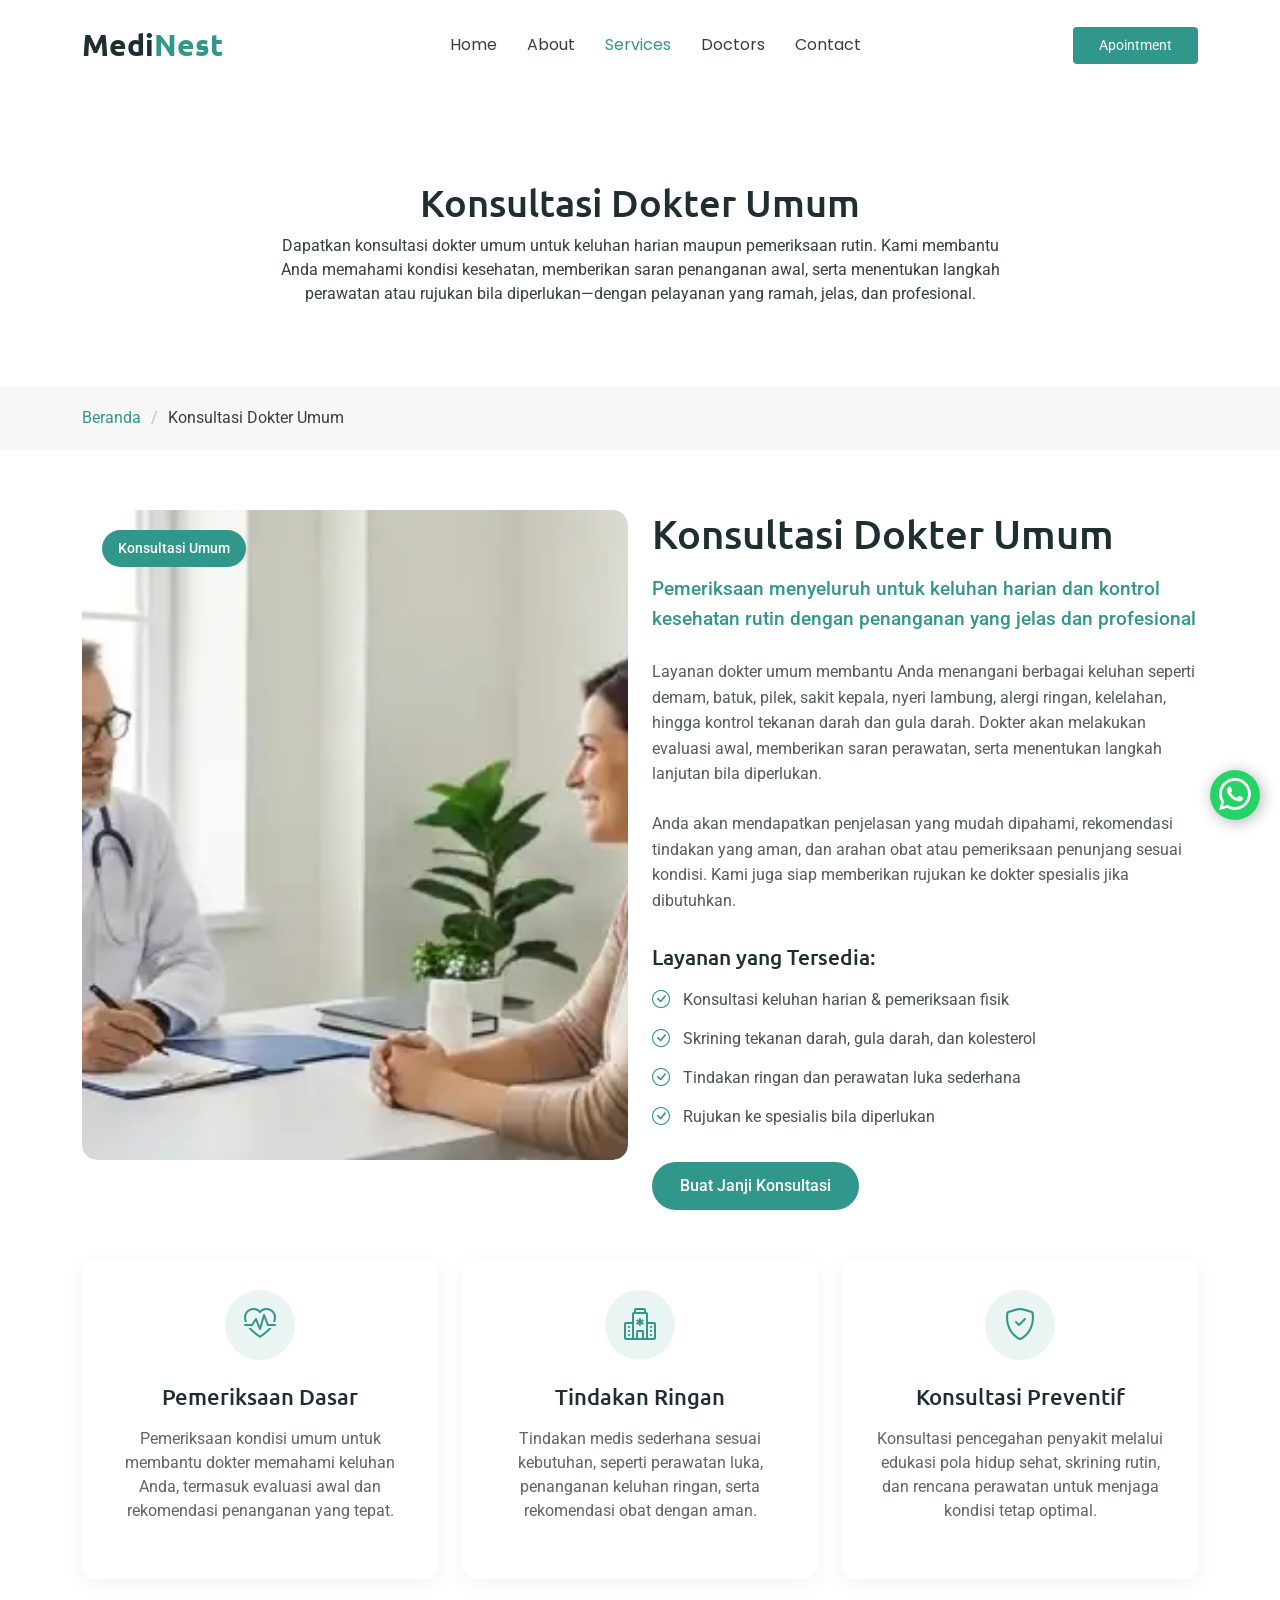
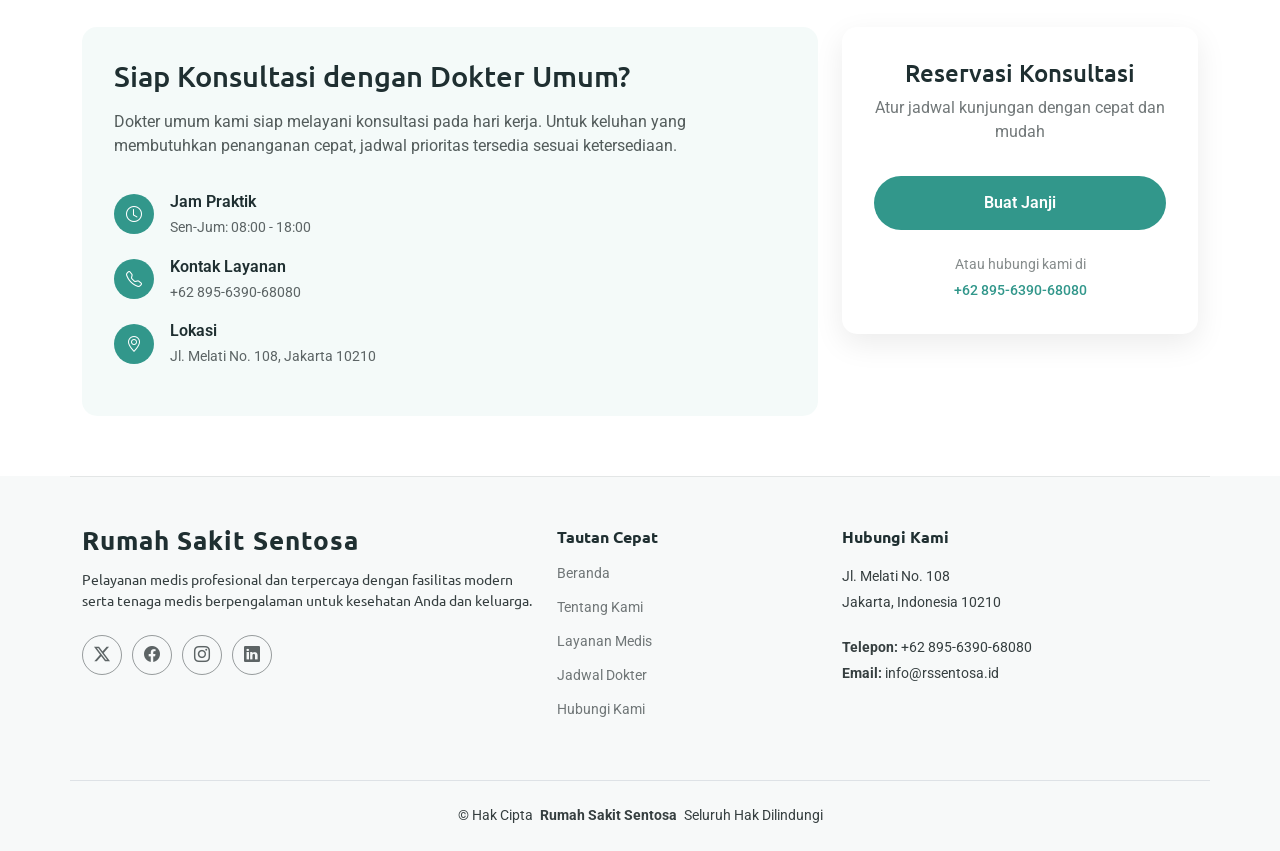
<file: konsultasi-dokter-umum.html>
<!DOCTYPE html>

<html lang="en">

<head>
  <meta charset="utf-8" />
  <meta content="width=device-width, initial-scale=1.0" name="viewport" />
  <title>Rumah Sakit Sentosa - Layanan Medis Terpercaya</title>
  <!-- SEO & AEO/GEO Meta Tags -->
  <meta
    content="Rumah Sakit Sentosa memberikan pelayanan medis terpercaya, fasilitas modern, dan dokter spesialis berpengalaman untuk Anda dan keluarga."
    name="description" />
  <meta
    content="rumah sakit, rumah sakit sentosa, layanan medis, dokter spesialis, klinik kesehatan terdekat, medical center, healthcare indonesia"
    name="keywords" />
  <meta content="Rumah Sakit Sentosa" name="author" />
  <meta content="index, follow, max-image-preview:large, max-snippet:-1, max-video-preview:-1" name="robots" />
  <link href="https://rssentosa.id/konsultasi-dokter-umum.html" rel="canonical" />
  <!-- OpenGraph Meta Tags -->
  <meta content="Rumah Sakit Sentosa - Layanan Medis Terpercaya" property="og:title" />
  <meta
    content="Rumah Sakit Sentosa memberikan pelayanan medis terpercaya, fasilitas modern, dan dokter spesialis berpengalaman untuk Anda dan keluarga."
    property="og:description" />
  <meta content="assets/img/health/modern_hospital_building_1772676912918.webp" property="og:image" />
  <meta content="https://rssentosa.id/konsultasi-dokter-umum.html" property="og:url" />
  <meta content="website" property="og:type" />
  <meta content="Rumah Sakit Sentosa" property="og:site_name" />
  <meta content="id_ID" property="og:locale" />
  <!-- Twitter Card Meta Tags -->
  <meta content="summary_large_image" name="twitter:card" />
  <meta content="Rumah Sakit Sentosa - Layanan Medis Terpercaya" name="twitter:title" />
  <meta
    content="Rumah Sakit Sentosa memberikan pelayanan medis terpercaya, fasilitas modern, dan dokter spesialis berpengalaman untuk Anda dan keluarga."
    name="twitter:description" />
  <meta content="assets/img/health/modern_hospital_building_1772676912918.webp" name="twitter:image" />
  <meta content="@rssentosa" name="twitter:site" />
  <!-- Favicons -->
  <link href="assets/img/favicon.webp" rel="icon" type="image/webp" />
  <link href="assets/img/apple-touch-icon.webp" rel="apple-touch-icon" />
  <meta content="#ffffff" name="theme-color" />
  <!-- Fonts -->
  <link href="https://fonts.googleapis.com" rel="preconnect" />
  <link crossorigin="" href="https://fonts.gstatic.com" rel="preconnect" />
  <link
    href="https://fonts.googleapis.com/css2?family=Roboto:ital,wght@0,100;0,300;0,400;0,500;0,700;0,900;1,100;1,300;1,400;1,500;1,700;1,900&amp;family=Poppins:ital,wght@0,100;0,200;0,300;0,400;0,500;0,600;0,700;0,800;0,900;1,100;1,200;1,300;1,400;1,500;1,600;1,700;1,800;1,900&amp;family=Ubuntu:ital,wght@0,300;0,400;0,500;0,700;1,300;1,400;1,500;1,700&amp;display=swap"
    rel="stylesheet" />
  <!-- Vendor CSS Files -->
  <link href="assets/vendor/bootstrap/css/bootstrap.min.css" rel="stylesheet">
  <link href="assets/vendor/bootstrap-icons/bootstrap-icons.css" rel="stylesheet">
  <link href="assets/vendor/aos/aos.css" rel="stylesheet">
  <link href="assets/vendor/glightbox/css/glightbox.min.css" rel="stylesheet" />
  <link href="assets/vendor/fontawesome-free/css/all.min.css" rel="stylesheet" />
  <link href="assets/vendor/swiper/swiper-bundle.min.css" rel="stylesheet" />
  <!-- Main CSS File -->
  <link href="assets/css/main.css" rel="stylesheet" />
  </link>
  </link>
  </link>
</head>

<body class="service-details-page">
  <header class="header d-flex align-items-center fixed-top" id="header">
    <div class="container position-relative d-flex align-items-center justify-content-between">
      <a class="logo d-flex align-items-center me-auto me-xl-0" href="index.html">
        <!-- Uncomment the line below if you also wish to use an image logo -->
        <!-- <img class="img-fluid" loading="lazy" src="https://placehold.co/800x600/e0e0e0/333333?text=Rumah+Sakit" alt=""> -->
        <h1 class="sitename">Medi<span>Nest</span></h1>
      </a>
      <nav class="navmenu" id="navmenu">
        <ul>
          <li><a href="index.html">Home</a></li>
          <li><a href="about.html">About</a></li>
          <li><a class="active" href="services.html">Services</a></li>
          <li><a href="doctors.html">Doctors</a></li>
          <li><a href="contact.html">Contact</a></li>
        </ul>
        <i class="mobile-nav-toggle d-xl-none bi bi-list"></i>
      </nav>
      <a class="btn-getstarted" href="apointment.html">Apointment</a>
    </div>
  </header>
  <main class="main">
    <!-- Page Title -->
    <div class="page-title">
      <div class="heading">
        <div class="container">
          <div class="row d-flex justify-content-center text-center">
            <div class="col-lg-8">
              <h1 class="heading-title">Konsultasi Dokter Umum</h1>
              <p class="mb-0">
                Dapatkan konsultasi dokter umum untuk keluhan harian maupun
                pemeriksaan rutin. Kami membantu Anda memahami kondisi
                kesehatan, memberikan saran penanganan awal, serta menentukan
                langkah perawatan atau rujukan bila diperlukan—dengan
                pelayanan yang ramah, jelas, dan profesional.
              </p>
            </div>
          </div>
        </div>
      </div>
      <nav class="breadcrumbs">
        <div class="container">
          <ol>
            <li><a href="index.html">Beranda</a></li>
            <li class="current">Konsultasi Dokter Umum</li>
          </ol>
        </div>
      </nav>
    </div>
    <!-- End Page Title -->
    <!-- Service Details 2 Section -->
    <section class="service-details-2 section" id="service-details-2">
      <div class="container" data-aos="fade-up" data-aos-delay="100">
        <div class="row gy-5">
          <div class="col-lg-6" data-aos="zoom-in" data-aos-delay="200">
            <div class="service-image">
              <img alt="Konsultasi dokter umum" class="img-fluid" loading="lazy"
                src="assets/img/detail/konsultasi dokter umum.webp" />
              <div class="service-tag">
                <span>Konsultasi Umum</span>
              </div>
            </div>
          </div>
          <div class="col-lg-6" data-aos="fade-left" data-aos-delay="300">
            <div class="service-content">
              <h2>Konsultasi Dokter Umum</h2>
              <p class="service-tagline">
                Pemeriksaan menyeluruh untuk keluhan harian dan kontrol
                kesehatan rutin dengan penanganan yang jelas dan profesional
              </p>
              <p>
                Layanan dokter umum membantu Anda menangani berbagai keluhan
                seperti demam, batuk, pilek, sakit kepala, nyeri lambung,
                alergi ringan, kelelahan, hingga kontrol tekanan darah dan
                gula darah. Dokter akan melakukan evaluasi awal, memberikan
                saran perawatan, serta menentukan langkah lanjutan bila
                diperlukan.
              </p>
              <p>
                Anda akan mendapatkan penjelasan yang mudah dipahami,
                rekomendasi tindakan yang aman, dan arahan obat atau
                pemeriksaan penunjang sesuai kondisi. Kami juga siap
                memberikan rujukan ke dokter spesialis jika dibutuhkan.
              </p>
              <div class="service-features">
                <h4>Layanan yang Tersedia:</h4>
                <ul>
                  <li>
                    <i class="bi bi-check-circle"></i> Konsultasi keluhan
                    harian &amp; pemeriksaan fisik
                  </li>
                  <li>
                    <i class="bi bi-check-circle"></i> Skrining tekanan darah,
                    gula darah, dan kolesterol
                  </li>
                  <li>
                    <i class="bi bi-check-circle"></i> Tindakan ringan dan
                    perawatan luka sederhana
                  </li>
                  <li>
                    <i class="bi bi-check-circle"></i> Rujukan ke spesialis
                    bila diperlukan
                  </li>
                </ul>
              </div>
              <div class="service-actions">
                <a class="btn-primary" data-bs-target="#appointmentModal" data-bs-toggle="modal" href="#">
                  Buat Janji Konsultasi
                </a>
              </div>
            </div>
          </div>
        </div>
        <div class="row mt-5">
          <div class="col-lg-4" data-aos="fade-up" data-aos-delay="100">
            <div class="service-card">
              <div class="card-icon">
                <i class="bi bi-heart-pulse"></i>
              </div>
              <h4>Pemeriksaan Dasar</h4>
              <p>
                Pemeriksaan kondisi umum untuk membantu dokter memahami
                keluhan Anda, termasuk evaluasi awal dan rekomendasi
                penanganan yang tepat.
              </p>
            </div>
          </div>
          <div class="col-lg-4" data-aos="fade-up" data-aos-delay="200">
            <div class="service-card">
              <div class="card-icon">
                <i class="bi bi-hospital"></i>
              </div>
              <h4>Tindakan Ringan</h4>
              <p>
                Tindakan medis sederhana sesuai kebutuhan, seperti perawatan
                luka, penanganan keluhan ringan, serta rekomendasi obat dengan
                aman.
              </p>
            </div>
          </div>
          <div class="col-lg-4" data-aos="fade-up" data-aos-delay="300">
            <div class="service-card">
              <div class="card-icon">
                <i class="bi bi-shield-check"></i>
              </div>
              <h4>Konsultasi Preventif</h4>
              <p>
                Konsultasi pencegahan penyakit melalui edukasi pola hidup
                sehat, skrining rutin, dan rencana perawatan untuk menjaga
                kondisi tetap optimal.
              </p>
            </div>
          </div>
        </div>
        <div class="row mt-5">
          <div class="col-lg-8" data-aos="fade-right" data-aos-delay="100">
            <div class="booking-section">
              <h3>Siap Konsultasi dengan Dokter Umum?</h3>
              <p>
                Dokter umum kami siap melayani konsultasi pada hari kerja.
                Untuk keluhan yang membutuhkan penanganan cepat, jadwal
                prioritas tersedia sesuai ketersediaan.
              </p>
              <div class="availability-info">
                <div class="info-item">
                  <i class="bi bi-clock"></i>
                  <div>
                    <strong>Jam Praktik</strong>
                    <span>Sen-Jum: 08:00 - 18:00</span>
                  </div>
                </div>
                <div class="info-item">
                  <i class="bi bi-telephone"></i>
                  <div>
                    <strong>Kontak Layanan</strong>
                    <span>+62 895-6390-68080</span>
                  </div>
                </div>
                <div class="info-item">
                  <i class="bi bi-geo-alt"></i>
                  <div>
                    <strong>Lokasi</strong>
                    <span>Jl. Melati No. 108, Jakarta 10210</span>
                  </div>
                </div>
              </div>
            </div>
          </div>
          <div class="col-lg-4" data-aos="fade-left" data-aos-delay="200">
            <div class="appointment-card">
              <h4>Reservasi Konsultasi</h4>
              <p>Atur jadwal kunjungan dengan cepat dan mudah</p>
              <a class="btn-appointment" data-bs-target="#appointmentModal" data-bs-toggle="modal" href="#">
                Buat Janji
              </a>
              <div class="contact-alternative">
                <span>Atau hubungi kami di</span>
                <a href="tel:+62895639068080">+62 895-6390-68080</a>
              </div>
            </div>
          </div>
        </div>
      </div>
    </section>
    <!-- /Service Details 2 Section -->
  </main>
  <footer class="footer position-relative light-background" id="footer">
    <div class="container footer-top">
      <div class="row gy-4">
        <div class="col-lg-5 col-md-12 footer-about">
          <a class="logo d-flex align-items-center mb-3" href="index.html">
            <span class="sitename">Rumah Sakit Sentosa</span>
          </a>
          <p>Pelayanan medis profesional dan terpercaya dengan fasilitas modern serta tenaga medis berpengalaman untuk
            kesehatan Anda dan keluarga.</p>
          <div class="social-links d-flex mt-4">
            <a aria-label="Twitter" href="https://twitter.com/rssentosa" rel="noopener noreferrer" target="_blank"><i
                class="bi bi-twitter-x"></i></a>
            <a aria-label="Facebook" href="https://facebook.com/rssentosa" rel="noopener noreferrer" target="_blank"><i
                class="bi bi-facebook"></i></a>
            <a aria-label="Instagram" href="https://instagram.com/rssentosa" rel="noopener noreferrer"
              target="_blank"><i class="bi bi-instagram"></i></a>
            <a aria-label="LinkedIn" href="https://linkedin.com/company/rssentosa" rel="noopener noreferrer"
              target="_blank"><i class="bi bi-linkedin"></i></a>
          </div>
        </div>
        <div class="col-lg-3 col-6 footer-links">
          <h4>Tautan Cepat</h4>
          <ul>
            <li><a href="index.html">Beranda</a></li>
            <li><a href="about.html">Tentang Kami</a></li>
            <li><a href="services.html">Layanan Medis</a></li>
            <li><a href="doctors.html">Jadwal Dokter</a></li>
            <li><a href="contact.html">Hubungi Kami</a></li>
          </ul>
        </div>
        <div class="col-lg-4 col-md-12 footer-contact text-center text-md-start">
          <h4>Hubungi Kami</h4>
          <p>Jl. Melati No. 108</p>
          <p>Jakarta, Indonesia 10210</p>
          <p class="mt-4"><strong>Telepon:</strong> <a class="text-reset" href="tel:+62895639068080">+62
              895-6390-68080</a></p>
          <p><strong>Email:</strong> <a class="text-reset" href="mailto:info@rssentosa.id">info@rssentosa.id</a></p>
        </div>
      </div>
    </div>
    <div class="container copyright text-center mt-4 border-top pt-4">
      <p>© <span>Hak Cipta</span> <strong class="px-1 sitename">Rumah Sakit Sentosa</strong> <span>Seluruh Hak
          Dilindungi</span></p>
    </div>
  </footer>
  <!-- Scroll Top -->
  <a class="scroll-top d-flex align-items-center justify-content-center" href="#" id="scroll-top"><i
      class="bi bi-arrow-up-short"></i></a>
  <!-- Preloader -->
  <div id="preloader"></div>
  <!-- Vendor JS Files -->
  <script src="assets/vendor/bootstrap/js/bootstrap.bundle.min.js"></script>
  <script src="assets/vendor/php-email-form/validate.js"></script>
  <script src="assets/vendor/aos/aos.js"></script>
  <script src="assets/vendor/glightbox/js/glightbox.min.js"></script>
  <script src="assets/vendor/purecounter/purecounter_vanilla.js"></script>
  <script src="assets/vendor/imagesloaded/imagesloaded.pkgd.min.js"></script>
  <script src="assets/vendor/isotope-layout/isotope.pkgd.min.js"></script>
  <script src="assets/vendor/swiper/swiper-bundle.min.js"></script>
  <!-- Main JS File -->
  <script src="assets/js/main.js"></script>
  <!-- Appointment Modal -->
  <div aria-hidden="true" aria-labelledby="appointmentModalLabel" class="modal fade" id="appointmentModal"
    tabindex="-1">
    <div class="modal-dialog modal-lg modal-dialog-centered">
      <div class="modal-content">
        <div class="modal-header">
          <h5 class="modal-title" id="appointmentModalLabel">
            Buat Janji Konsultasi
          </h5>
          <button aria-label="Close" class="btn-close" data-bs-dismiss="modal" type="button"></button>
        </div>
        <div class="modal-body">
          <!-- Form (layout/class tetap, hanya dibungkus modal) -->
          <div class="appointment-form-wrapper" data-aos="fade-up" data-aos-delay="200">
            <form action="forms/appointment.php" class="appointment-form php-email-form" method="post">
              <div class="row gy-3">
                <div class="col-md-6">
                  <input class="form-control" name="name" placeholder="Nama Lengkap" required="" type="text" />
                </div>
                <div class="col-md-6">
                  <input class="form-control" name="email" placeholder="Email" required="" type="email" />
                </div>
                <div class="col-md-6">
                  <input class="form-control" name="phone" placeholder="Nomor WhatsApp" required="" type="tel" />
                </div>
                <div class="col-md-6">
                  <select class="form-select" name="department" required="">
                    <option value="">Pilih Poli</option>
                    <option value="*">Semua Poli</option>
                    <option value=".filter-cardiology">
                      Kardiologi (Jantung)
                    </option>
                    <option value=".filter-pediatrics">
                      Pediatri (Anak)
                    </option>
                    <option value=".filter-dermatology">
                      Dermatologi (Kulit)
                    </option>
                    <option value=".filter-orthopedics">
                      Ortopedi (Tulang &amp; Sendi)
                    </option>
                  </select>
                </div>
                <div class="col-md-6">
                  <input class="form-control" name="date" required="" type="date" />
                </div>
                <div class="col-md-6">
                  <select class="form-select" name="doctor" required="">
                    <option value="">Pilih Dokter</option>
                    <option value="dr-aulia-putri">dr. Aulia Putri</option>
                    <option value="dr-nadia-lestari">
                      dr. Nadia Lestari
                    </option>
                    <option value="dr-sinta-maharani">
                      dr. Sinta Maharani
                    </option>
                    <option value="dr-raka-wirawan">dr. Raka Wirawan</option>
                    <option value="dr-kevin-santoso">
                      dr. Kevin Santoso
                    </option>
                    <option value="dr-bima-pratama">dr. Bima Pratama</option>
                    <option value="dr-aisyah-rahma">dr. Aisyah Rahma</option>
                    <option value="dr-rafi-alamsyah">
                      dr. Rafi Alamsyah
                    </option>
                  </select>
                </div>
                <div class="col-12">
                  <textarea class="form-control" name="message"
                    placeholder="Ceritakan keluhan atau tujuan kunjungan (opsional)" rows="5"></textarea>
                </div>
                <div class="col-12">
                  <div class="loading">Memproses...</div>
                  <div class="sent-message">
                    Permintaan janji Anda berhasil dikirim. Tim kami akan
                    menghubungi Anda segera!
                  </div>
                  <button class="btn btn-appointment w-100" type="submit">
                    <i class="bi bi-calendar-plus me-2"></i>Buat Janji
                  </button>
                </div>
              </div>
            </form>
          </div>
          <!-- End Form -->
        </div>
      </div>
    </div>
  </div>
  <!-- /Appointment Modal -->




  <!-- Floating WhatsApp Button -->
  <a href="https://wa.me/62895639068080" class="whatsapp-float" target="_blank" rel="noopener noreferrer"
    title="Hubungi kami via WhatsApp">
    <i class="bi bi-whatsapp"></i>
  </a>

</body>

</html>
</file>
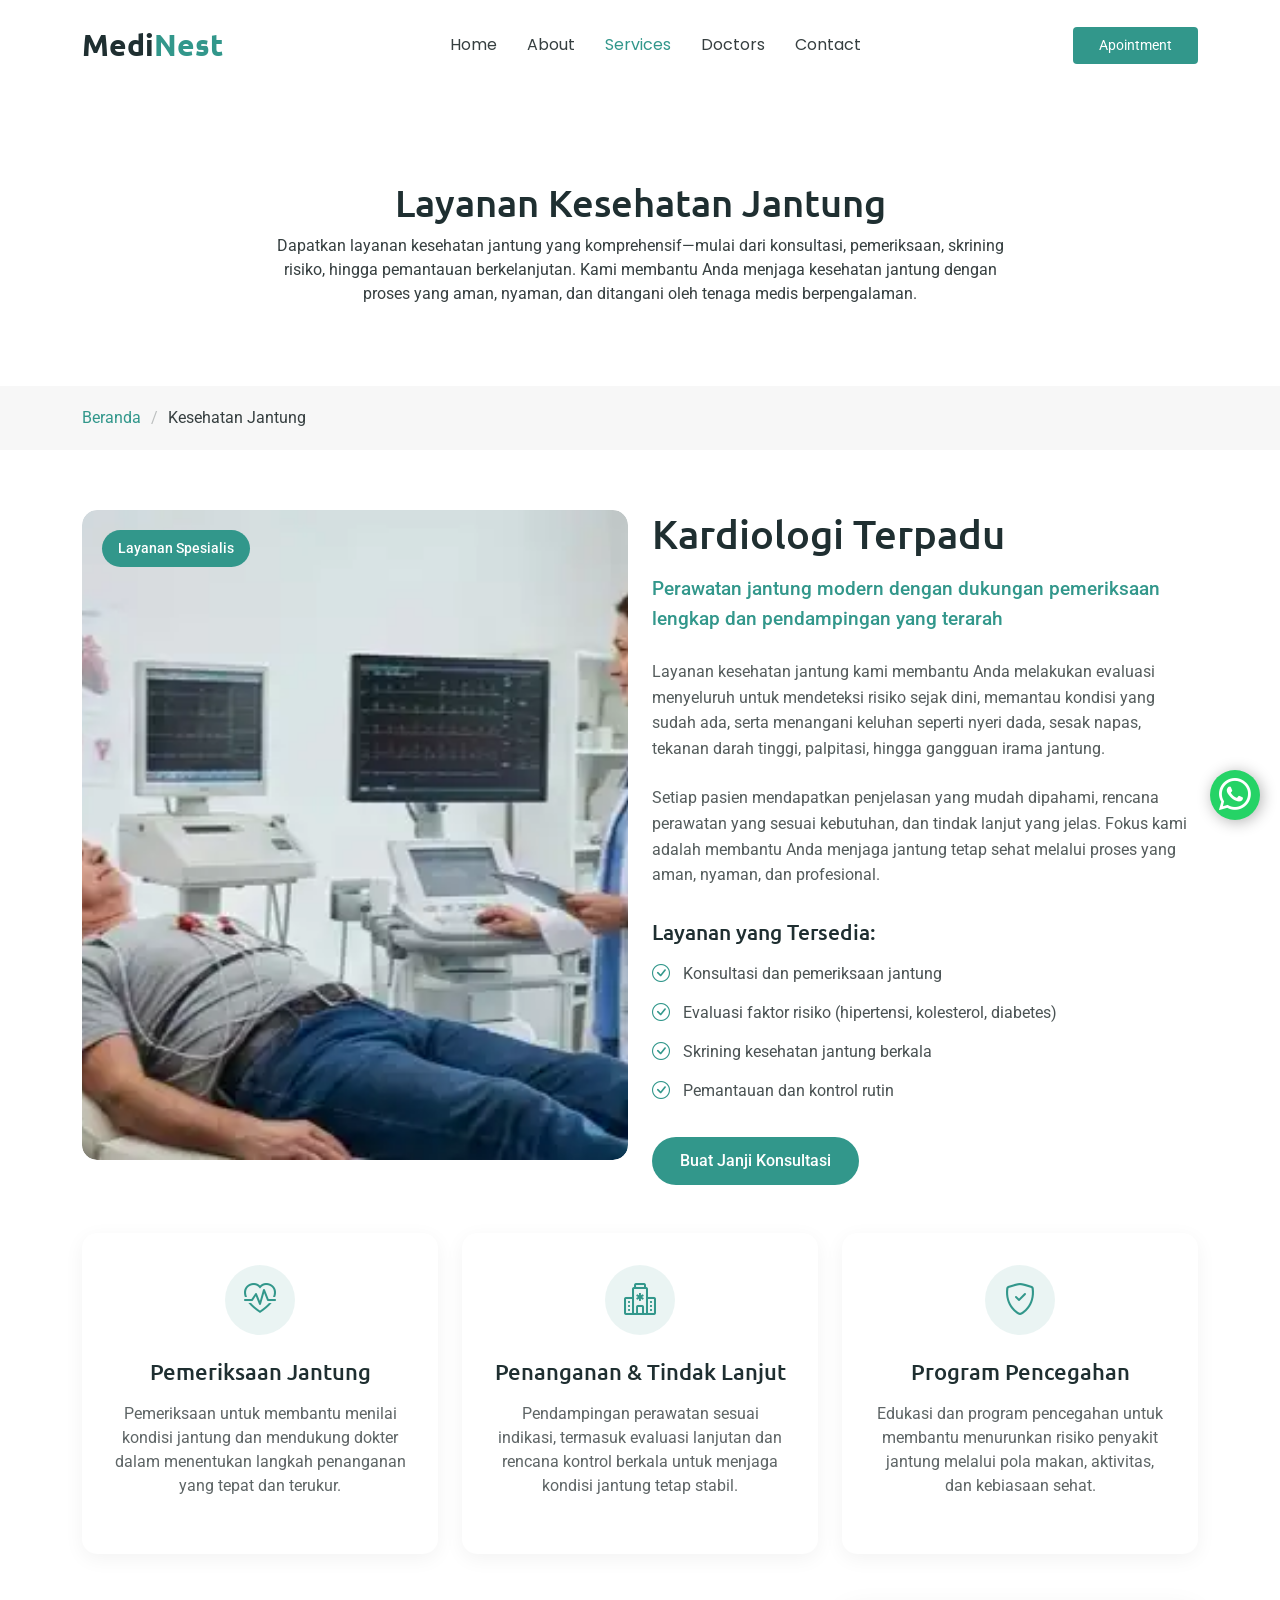
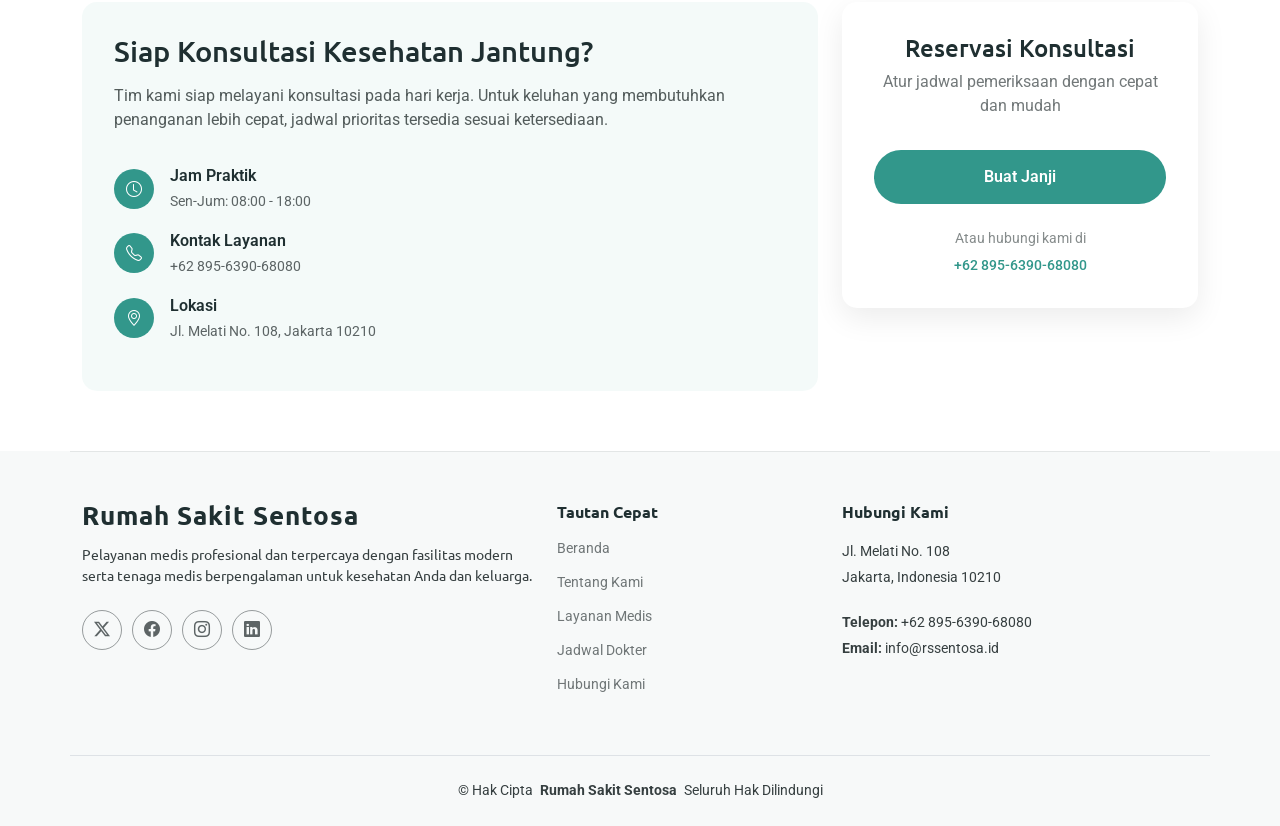
<file: layanan-kesehatan-jantung.html>
<!DOCTYPE html>

<html lang="en">

<head>
  <meta charset="utf-8" />
  <meta content="width=device-width, initial-scale=1.0" name="viewport" />
  <title>Rumah Sakit Sentosa - Layanan Medis Terpercaya</title>
  <!-- SEO & AEO/GEO Meta Tags -->
  <meta
    content="Rumah Sakit Sentosa memberikan pelayanan medis terpercaya, fasilitas modern, dan dokter spesialis berpengalaman untuk Anda dan keluarga."
    name="description" />
  <meta
    content="rumah sakit, rumah sakit sentosa, layanan medis, dokter spesialis, klinik kesehatan terdekat, medical center, healthcare indonesia"
    name="keywords" />
  <meta content="Rumah Sakit Sentosa" name="author" />
  <meta content="index, follow, max-image-preview:large, max-snippet:-1, max-video-preview:-1" name="robots" />
  <link href="https://rssentosa.id/layanan-kesehatan-jantung.html" rel="canonical" />
  <!-- OpenGraph Meta Tags -->
  <meta content="Rumah Sakit Sentosa - Layanan Medis Terpercaya" property="og:title" />
  <meta
    content="Rumah Sakit Sentosa memberikan pelayanan medis terpercaya, fasilitas modern, dan dokter spesialis berpengalaman untuk Anda dan keluarga."
    property="og:description" />
  <meta content="assets/img/health/modern_hospital_building_1772676912918.webp" property="og:image" />
  <meta content="https://rssentosa.id/layanan-kesehatan-jantung.html" property="og:url" />
  <meta content="website" property="og:type" />
  <meta content="Rumah Sakit Sentosa" property="og:site_name" />
  <meta content="id_ID" property="og:locale" />
  <!-- Twitter Card Meta Tags -->
  <meta content="summary_large_image" name="twitter:card" />
  <meta content="Rumah Sakit Sentosa - Layanan Medis Terpercaya" name="twitter:title" />
  <meta
    content="Rumah Sakit Sentosa memberikan pelayanan medis terpercaya, fasilitas modern, dan dokter spesialis berpengalaman untuk Anda dan keluarga."
    name="twitter:description" />
  <meta content="assets/img/health/modern_hospital_building_1772676912918.webp" name="twitter:image" />
  <meta content="@rssentosa" name="twitter:site" />
  <!-- Favicons -->
  <link href="assets/img/favicon.webp" rel="icon" type="image/webp" />
  <link href="assets/img/apple-touch-icon.webp" rel="apple-touch-icon" />
  <meta content="#ffffff" name="theme-color" />
  <!-- Fonts -->
  <link href="https://fonts.googleapis.com" rel="preconnect" />
  <link crossorigin="" href="https://fonts.gstatic.com" rel="preconnect" />
  <link
    href="https://fonts.googleapis.com/css2?family=Roboto:ital,wght@0,100;0,300;0,400;0,500;0,700;0,900;1,100;1,300;1,400;1,500;1,700;1,900&amp;family=Poppins:ital,wght@0,100;0,200;0,300;0,400;0,500;0,600;0,700;0,800;0,900;1,100;1,200;1,300;1,400;1,500;1,600;1,700;1,800;1,900&amp;family=Ubuntu:ital,wght@0,300;0,400;0,500;0,700;1,300;1,400;1,500;1,700&amp;display=swap"
    rel="stylesheet" />
  <!-- Vendor CSS Files -->
  <link href="assets/vendor/bootstrap/css/bootstrap.min.css" rel="stylesheet">
  <link href="assets/vendor/bootstrap-icons/bootstrap-icons.css" rel="stylesheet">
  <link href="assets/vendor/aos/aos.css" rel="stylesheet">
  <link href="assets/vendor/glightbox/css/glightbox.min.css" rel="stylesheet" />
  <link href="assets/vendor/fontawesome-free/css/all.min.css" rel="stylesheet" />
  <link href="assets/vendor/swiper/swiper-bundle.min.css" rel="stylesheet" />
  <!-- Main CSS File -->
  <link href="assets/css/main.css" rel="stylesheet" />
  </link>
  </link>
  </link>
</head>

<body class="service-details-page">
  <header class="header d-flex align-items-center fixed-top" id="header">
    <div class="container position-relative d-flex align-items-center justify-content-between">
      <a class="logo d-flex align-items-center me-auto me-xl-0" href="index.html">
        <!-- Uncomment the line below if you also wish to use an image logo -->
        <!-- <img class="img-fluid" loading="lazy" src="https://placehold.co/800x600/e0e0e0/333333?text=Rumah+Sakit" alt=""> -->
        <h1 class="sitename">Medi<span>Nest</span></h1>
      </a>
      <nav class="navmenu" id="navmenu">
        <ul>
          <li><a href="index.html">Home</a></li>
          <li><a href="about.html">About</a></li>
          <li><a class="active" href="services.html">Services</a></li>
          <li><a href="doctors.html">Doctors</a></li>
          <li><a href="contact.html">Contact</a></li>
        </ul>
        <i class="mobile-nav-toggle d-xl-none bi bi-list"></i>
      </nav>
      <a class="btn-getstarted" href="apointment.html">Apointment</a>
    </div>
  </header>
  <main class="main">
    <!-- Page Title -->
    <div class="page-title">
      <div class="heading">
        <div class="container">
          <div class="row d-flex justify-content-center text-center">
            <div class="col-lg-8">
              <h1 class="heading-title">Layanan Kesehatan Jantung</h1>
              <p class="mb-0">
                Dapatkan layanan kesehatan jantung yang komprehensif—mulai
                dari konsultasi, pemeriksaan, skrining risiko, hingga
                pemantauan berkelanjutan. Kami membantu Anda menjaga kesehatan
                jantung dengan proses yang aman, nyaman, dan ditangani oleh
                tenaga medis berpengalaman.
              </p>
            </div>
          </div>
        </div>
      </div>
      <nav class="breadcrumbs">
        <div class="container">
          <ol>
            <li><a href="index.html">Beranda</a></li>
            <li class="current">Kesehatan Jantung</li>
          </ol>
        </div>
      </nav>
    </div>
    <!-- End Page Title -->
    <!-- Service Details 2 Section -->
    <section class="service-details-2 section" id="service-details-2">
      <div class="container" data-aos="fade-up" data-aos-delay="100">
        <div class="row gy-5">
          <div class="col-lg-6" data-aos="zoom-in" data-aos-delay="200">
            <div class="service-image">
              <img alt="Layanan kesehatan jantung" class="img-fluid" loading="lazy"
                src="assets/img/detail/kesehatan jantung detail.webp" />
              <div class="service-tag">
                <span>Layanan Spesialis</span>
              </div>
            </div>
          </div>
          <div class="col-lg-6" data-aos="fade-left" data-aos-delay="300">
            <div class="service-content">
              <h2>Kardiologi Terpadu</h2>
              <p class="service-tagline">
                Perawatan jantung modern dengan dukungan pemeriksaan lengkap
                dan pendampingan yang terarah
              </p>
              <p>
                Layanan kesehatan jantung kami membantu Anda melakukan
                evaluasi menyeluruh untuk mendeteksi risiko sejak dini,
                memantau kondisi yang sudah ada, serta menangani keluhan
                seperti nyeri dada, sesak napas, tekanan darah tinggi,
                palpitasi, hingga gangguan irama jantung.
              </p>
              <p>
                Setiap pasien mendapatkan penjelasan yang mudah dipahami,
                rencana perawatan yang sesuai kebutuhan, dan tindak lanjut
                yang jelas. Fokus kami adalah membantu Anda menjaga jantung
                tetap sehat melalui proses yang aman, nyaman, dan profesional.
              </p>
              <div class="service-features">
                <h4>Layanan yang Tersedia:</h4>
                <ul>
                  <li>
                    <i class="bi bi-check-circle"></i> Konsultasi dan
                    pemeriksaan jantung
                  </li>
                  <li>
                    <i class="bi bi-check-circle"></i> Evaluasi faktor risiko
                    (hipertensi, kolesterol, diabetes)
                  </li>
                  <li>
                    <i class="bi bi-check-circle"></i> Skrining kesehatan
                    jantung berkala
                  </li>
                  <li>
                    <i class="bi bi-check-circle"></i> Pemantauan dan kontrol
                    rutin
                  </li>
                </ul>
              </div>
              <div class="service-actions">
                <a class="btn-primary" data-bs-target="#appointmentModal" data-bs-toggle="modal" href="#">
                  Buat Janji Konsultasi
                </a>
              </div>
            </div>
          </div>
        </div>
        <div class="row mt-5">
          <div class="col-lg-4" data-aos="fade-up" data-aos-delay="100">
            <div class="service-card">
              <div class="card-icon">
                <i class="bi bi-heart-pulse"></i>
              </div>
              <h4>Pemeriksaan Jantung</h4>
              <p>
                Pemeriksaan untuk membantu menilai kondisi jantung dan
                mendukung dokter dalam menentukan langkah penanganan yang
                tepat dan terukur.
              </p>
            </div>
          </div>
          <div class="col-lg-4" data-aos="fade-up" data-aos-delay="200">
            <div class="service-card">
              <div class="card-icon">
                <i class="bi bi-hospital"></i>
              </div>
              <h4>Penanganan &amp; Tindak Lanjut</h4>
              <p>
                Pendampingan perawatan sesuai indikasi, termasuk evaluasi
                lanjutan dan rencana kontrol berkala untuk menjaga kondisi
                jantung tetap stabil.
              </p>
            </div>
          </div>
          <div class="col-lg-4" data-aos="fade-up" data-aos-delay="300">
            <div class="service-card">
              <div class="card-icon">
                <i class="bi bi-shield-check"></i>
              </div>
              <h4>Program Pencegahan</h4>
              <p>
                Edukasi dan program pencegahan untuk membantu menurunkan
                risiko penyakit jantung melalui pola makan, aktivitas, dan
                kebiasaan sehat.
              </p>
            </div>
          </div>
        </div>
        <div class="row mt-5">
          <div class="col-lg-8" data-aos="fade-right" data-aos-delay="100">
            <div class="booking-section">
              <h3>Siap Konsultasi Kesehatan Jantung?</h3>
              <p>
                Tim kami siap melayani konsultasi pada hari kerja. Untuk
                keluhan yang membutuhkan penanganan lebih cepat, jadwal
                prioritas tersedia sesuai ketersediaan.
              </p>
              <div class="availability-info">
                <div class="info-item">
                  <i class="bi bi-clock"></i>
                  <div>
                    <strong>Jam Praktik</strong>
                    <span>Sen-Jum: 08:00 - 18:00</span>
                  </div>
                </div>
                <div class="info-item">
                  <i class="bi bi-telephone"></i>
                  <div>
                    <strong>Kontak Layanan</strong>
                    <span>+62 895-6390-68080</span>
                  </div>
                </div>
                <div class="info-item">
                  <i class="bi bi-geo-alt"></i>
                  <div>
                    <strong>Lokasi</strong>
                    <span>Jl. Melati No. 108, Jakarta 10210</span>
                  </div>
                </div>
              </div>
            </div>
          </div>
          <div class="col-lg-4" data-aos="fade-left" data-aos-delay="200">
            <div class="appointment-card">
              <h4>Reservasi Konsultasi</h4>
              <p>Atur jadwal pemeriksaan dengan cepat dan mudah</p>
              <a class="btn-appointment" data-bs-target="#appointmentModal" data-bs-toggle="modal" href="#">
                Buat Janji
              </a>
              <div class="contact-alternative">
                <span>Atau hubungi kami di</span>
                <a href="tel:+62895639068080">+62 895-6390-68080</a>
              </div>
            </div>
          </div>
        </div>
      </div>
    </section>
    <!-- /Service Details 2 Section -->
  </main>
  <footer class="footer position-relative light-background" id="footer">
    <div class="container footer-top">
      <div class="row gy-4">
        <div class="col-lg-5 col-md-12 footer-about">
          <a class="logo d-flex align-items-center mb-3" href="index.html">
            <span class="sitename">Rumah Sakit Sentosa</span>
          </a>
          <p>Pelayanan medis profesional dan terpercaya dengan fasilitas modern serta tenaga medis berpengalaman untuk
            kesehatan Anda dan keluarga.</p>
          <div class="social-links d-flex mt-4">
            <a aria-label="Twitter" href="https://twitter.com/rssentosa" rel="noopener noreferrer" target="_blank"><i
                class="bi bi-twitter-x"></i></a>
            <a aria-label="Facebook" href="https://facebook.com/rssentosa" rel="noopener noreferrer" target="_blank"><i
                class="bi bi-facebook"></i></a>
            <a aria-label="Instagram" href="https://instagram.com/rssentosa" rel="noopener noreferrer"
              target="_blank"><i class="bi bi-instagram"></i></a>
            <a aria-label="LinkedIn" href="https://linkedin.com/company/rssentosa" rel="noopener noreferrer"
              target="_blank"><i class="bi bi-linkedin"></i></a>
          </div>
        </div>
        <div class="col-lg-3 col-6 footer-links">
          <h4>Tautan Cepat</h4>
          <ul>
            <li><a href="index.html">Beranda</a></li>
            <li><a href="about.html">Tentang Kami</a></li>
            <li><a href="services.html">Layanan Medis</a></li>
            <li><a href="doctors.html">Jadwal Dokter</a></li>
            <li><a href="contact.html">Hubungi Kami</a></li>
          </ul>
        </div>
        <div class="col-lg-4 col-md-12 footer-contact text-center text-md-start">
          <h4>Hubungi Kami</h4>
          <p>Jl. Melati No. 108</p>
          <p>Jakarta, Indonesia 10210</p>
          <p class="mt-4"><strong>Telepon:</strong> <a class="text-reset" href="tel:+62895639068080">+62
              895-6390-68080</a></p>
          <p><strong>Email:</strong> <a class="text-reset" href="mailto:info@rssentosa.id">info@rssentosa.id</a></p>
        </div>
      </div>
    </div>
    <div class="container copyright text-center mt-4 border-top pt-4">
      <p>© <span>Hak Cipta</span> <strong class="px-1 sitename">Rumah Sakit Sentosa</strong> <span>Seluruh Hak
          Dilindungi</span></p>
    </div>
  </footer>
  <!-- Scroll Top -->
  <a class="scroll-top d-flex align-items-center justify-content-center" href="#" id="scroll-top"><i
      class="bi bi-arrow-up-short"></i></a>
  <!-- Preloader -->
  <div id="preloader"></div>
  <!-- Appointment Modal -->
  <div aria-hidden="true" aria-labelledby="appointmentModalLabel" class="modal fade" id="appointmentModal"
    tabindex="-1">
    <div class="modal-dialog modal-lg modal-dialog-centered">
      <div class="modal-content">
        <div class="modal-header">
          <h5 class="modal-title" id="appointmentModalLabel">Buat Janji Konsultasi</h5>
          <button aria-label="Close" class="btn-close" data-bs-dismiss="modal" type="button"></button>
        </div>
        <div class="modal-body">
          <div class="appointment-form-wrapper" data-aos="fade-up" data-aos-delay="200">
            <form action="forms/appointment.php" class="appointment-form php-email-form" method="post">
              <div class="row gy-3">
                <div class="col-md-6">
                  <input class="form-control" name="name" placeholder="Nama Lengkap" required="" type="text" />
                </div>
                <div class="col-md-6">
                  <input class="form-control" name="email" placeholder="Email" required="" type="email" />
                </div>
                <div class="col-md-6">
                  <input class="form-control" name="phone" placeholder="Nomor WhatsApp" required="" type="tel" />
                </div>
                <div class="col-md-6">
                  <select class="form-select" name="department" required="">
                    <option value="">Pilih Poli</option>
                    <option value="*">Semua Poli</option>
                    <option value=".filter-cardiology">Kardiologi (Jantung)</option>
                    <option value=".filter-pediatrics">Pediatri (Anak)</option>
                    <option value=".filter-dermatology">Dermatologi (Kulit)</option>
                    <option value=".filter-orthopedics">Ortopedi (Tulang &amp; Sendi)</option>
                  </select>
                </div>
                <div class="col-md-6">
                  <input class="form-control" name="date" required="" type="date" />
                </div>
                <div class="col-md-6">
                  <select class="form-select" name="doctor" required="">
                    <option value="">Pilih Dokter</option>
                    <option value="dr-aulia-putri">dr. Aulia Putri</option>
                    <option value="dr-nadia-lestari">dr. Nadia Lestari</option>
                    <option value="dr-sinta-maharani">dr. Sinta Maharani</option>
                    <option value="dr-raka-wirawan">dr. Raka Wirawan</option>
                    <option value="dr-kevin-santoso">dr. Kevin Santoso</option>
                    <option value="dr-bima-pratama">dr. Bima Pratama</option>
                    <option value="dr-aisyah-rahma">dr. Aisyah Rahma</option>
                    <option value="dr-rafi-alamsyah">dr. Rafi Alamsyah</option>
                  </select>
                </div>
                <div class="col-12">
                  <textarea class="form-control" name="message"
                    placeholder="Ceritakan keluhan atau tujuan kunjungan (opsional)" rows="5"></textarea>
                </div>
                <div class="col-12">
                  <div class="loading">Memproses...</div>
                  <div class="sent-message">
                    Permintaan janji Anda berhasil dikirim. Tim kami akan menghubungi Anda segera!
                  </div>
                  <button class="btn btn-appointment w-100" type="submit">
                    <i class="bi bi-calendar-plus me-2"></i>Buat Janji
                  </button>
                </div>
              </div>
            </form>
          </div>
        </div>
      </div>
    </div>
  </div>
  <!-- /Appointment Modal -->
  <!-- Vendor JS Files -->
  <script src="assets/vendor/bootstrap/js/bootstrap.bundle.min.js"></script>
  <script src="assets/vendor/php-email-form/validate.js"></script>
  <script src="assets/vendor/aos/aos.js"></script>
  <script src="assets/vendor/glightbox/js/glightbox.min.js"></script>
  <script src="assets/vendor/purecounter/purecounter_vanilla.js"></script>
  <script src="assets/vendor/imagesloaded/imagesloaded.pkgd.min.js"></script>
  <script src="assets/vendor/isotope-layout/isotope.pkgd.min.js"></script>
  <script src="assets/vendor/swiper/swiper-bundle.min.js"></script>
  <!-- Main JS File -->
  <script src="assets/js/main.js"></script>




  <!-- Floating WhatsApp Button -->
  <a href="https://wa.me/62895639068080" class="whatsapp-float" target="_blank" rel="noopener noreferrer"
    title="Hubungi kami via WhatsApp">
    <i class="bi bi-whatsapp"></i>
  </a>

</body>

</html>
</file>
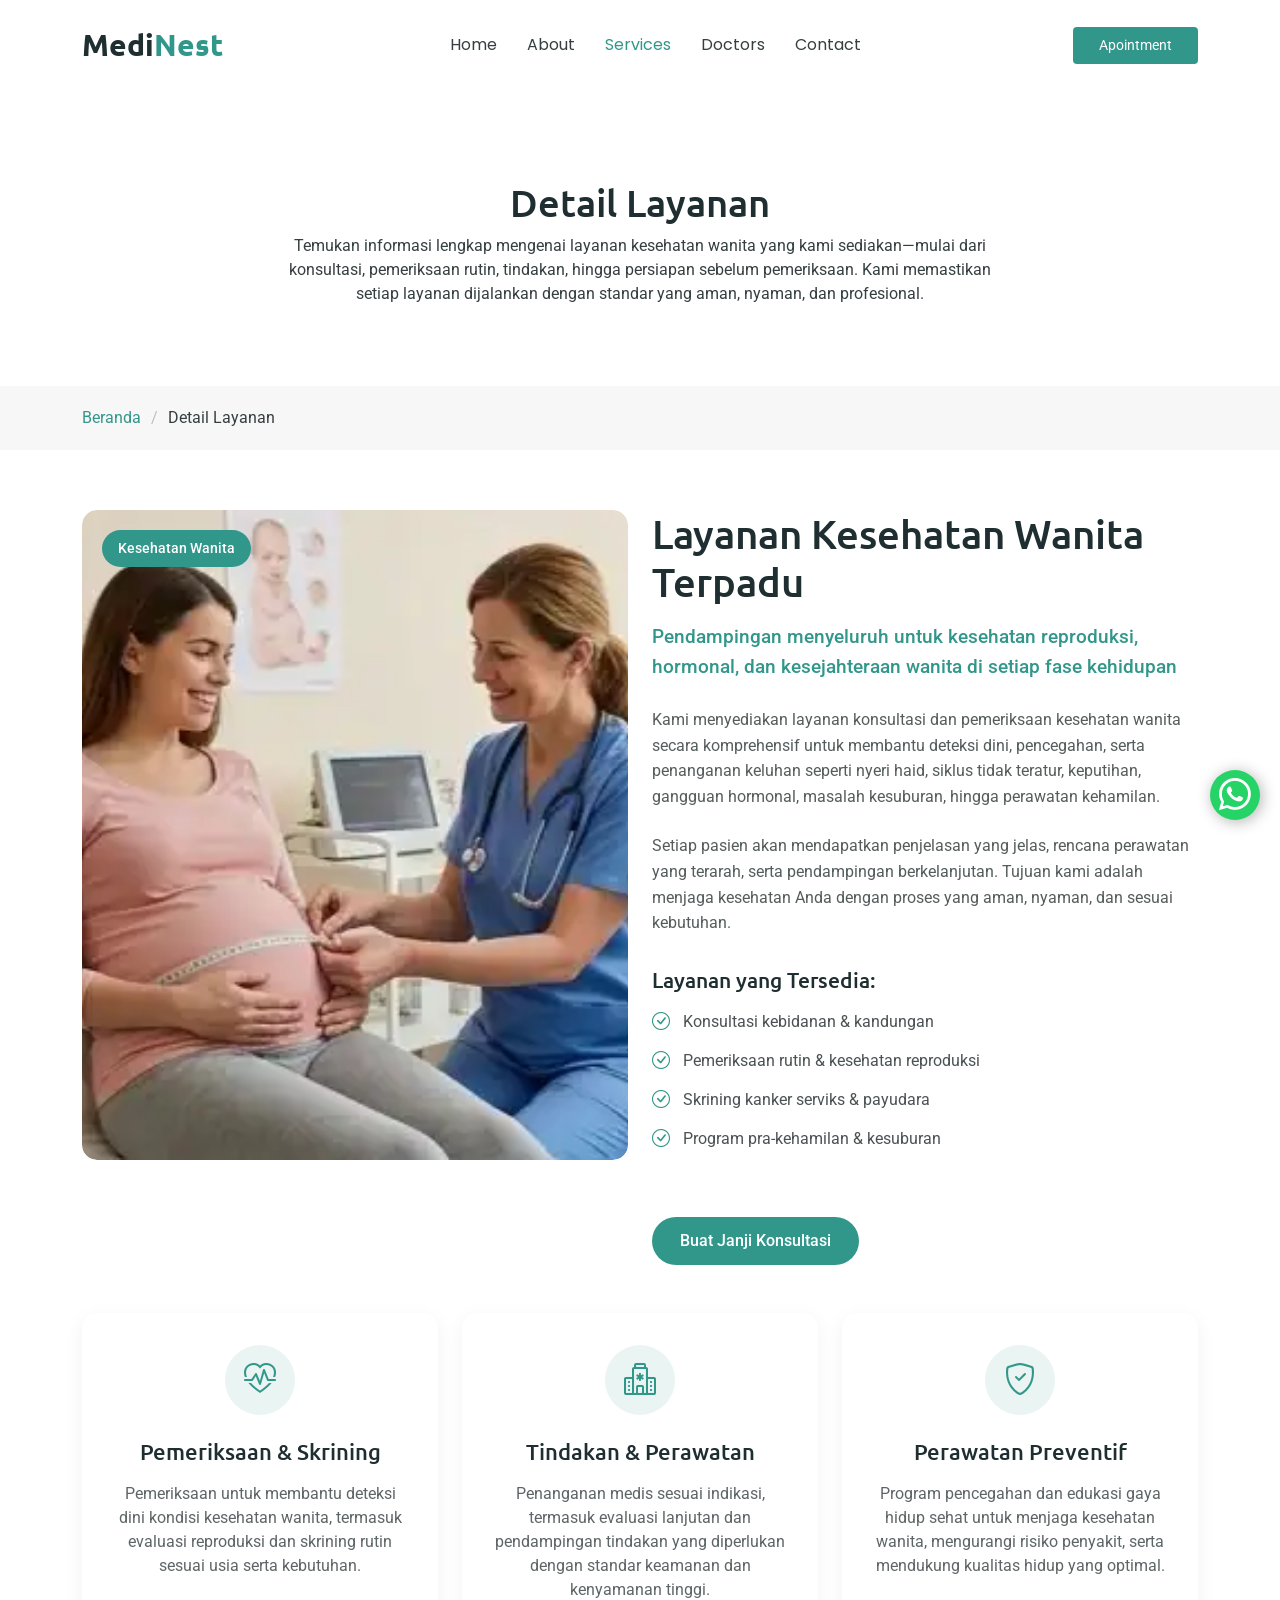
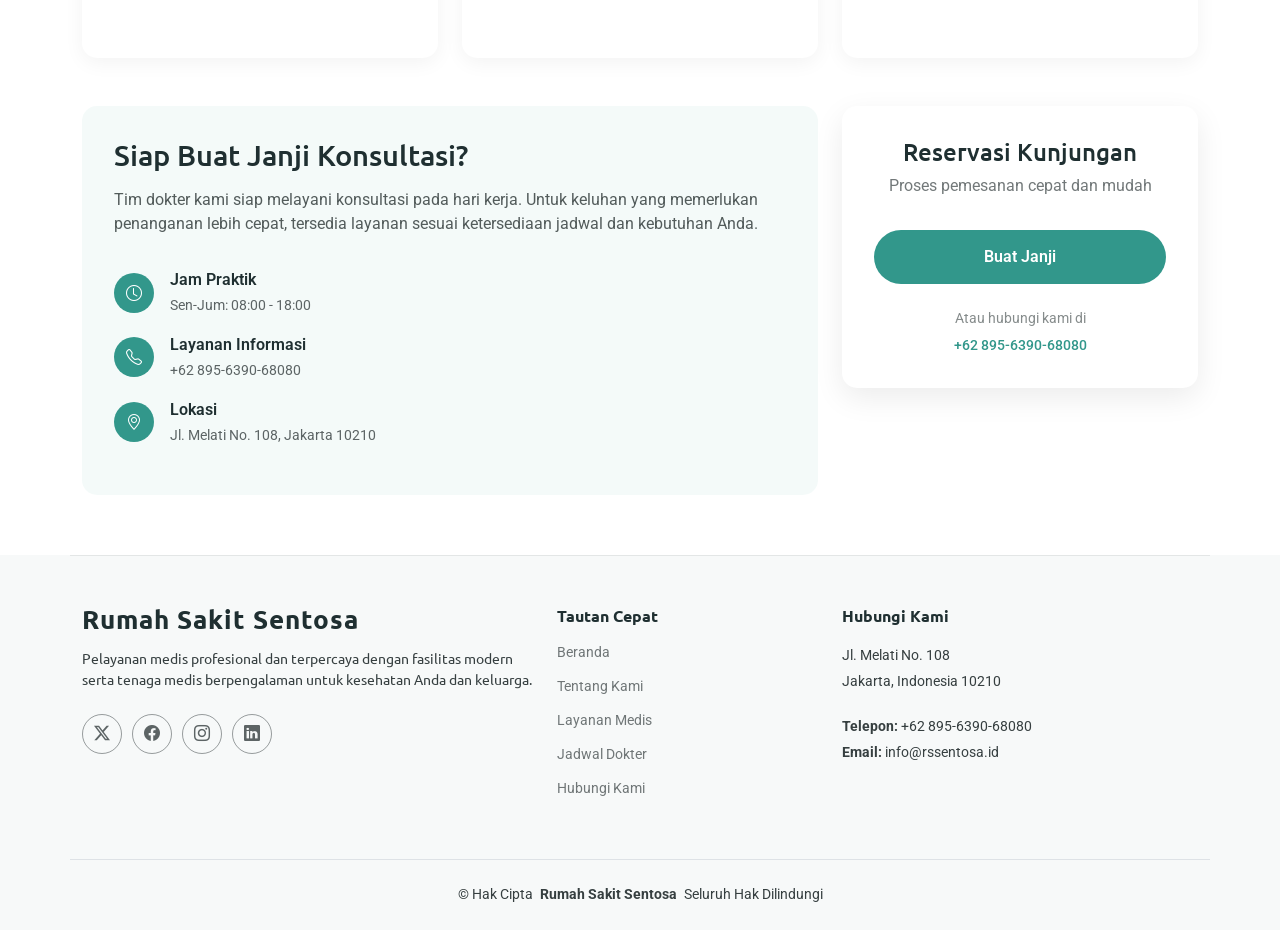
<file: layanan-kesehatan-wanita.html>
<!DOCTYPE html>

<html lang="en">

<head>
  <meta charset="utf-8" />
  <meta content="width=device-width, initial-scale=1.0" name="viewport" />
  <title>Rumah Sakit Sentosa - Layanan Medis Terpercaya</title>
  <!-- SEO & AEO/GEO Meta Tags -->
  <meta
    content="Rumah Sakit Sentosa memberikan pelayanan medis terpercaya, fasilitas modern, dan dokter spesialis berpengalaman untuk Anda dan keluarga."
    name="description" />
  <meta
    content="rumah sakit, rumah sakit sentosa, layanan medis, dokter spesialis, klinik kesehatan terdekat, medical center, healthcare indonesia"
    name="keywords" />
  <meta content="Rumah Sakit Sentosa" name="author" />
  <meta content="index, follow, max-image-preview:large, max-snippet:-1, max-video-preview:-1" name="robots" />
  <link href="https://rssentosa.id/layanan-kesehatan-wanita.html" rel="canonical" />
  <!-- OpenGraph Meta Tags -->
  <meta content="Rumah Sakit Sentosa - Layanan Medis Terpercaya" property="og:title" />
  <meta
    content="Rumah Sakit Sentosa memberikan pelayanan medis terpercaya, fasilitas modern, dan dokter spesialis berpengalaman untuk Anda dan keluarga."
    property="og:description" />
  <meta content="assets/img/health/modern_hospital_building_1772676912918.webp" property="og:image" />
  <meta content="https://rssentosa.id/layanan-kesehatan-wanita.html" property="og:url" />
  <meta content="website" property="og:type" />
  <meta content="Rumah Sakit Sentosa" property="og:site_name" />
  <meta content="id_ID" property="og:locale" />
  <!-- Twitter Card Meta Tags -->
  <meta content="summary_large_image" name="twitter:card" />
  <meta content="Rumah Sakit Sentosa - Layanan Medis Terpercaya" name="twitter:title" />
  <meta
    content="Rumah Sakit Sentosa memberikan pelayanan medis terpercaya, fasilitas modern, dan dokter spesialis berpengalaman untuk Anda dan keluarga."
    name="twitter:description" />
  <meta content="assets/img/health/modern_hospital_building_1772676912918.webp" name="twitter:image" />
  <meta content="@rssentosa" name="twitter:site" />
  <!-- Favicons -->
  <link href="assets/img/favicon.webp" rel="icon" type="image/webp" />
  <link href="assets/img/apple-touch-icon.webp" rel="apple-touch-icon" />
  <meta content="#ffffff" name="theme-color" />
  <!-- Fonts -->
  <link href="https://fonts.googleapis.com" rel="preconnect" />
  <link crossorigin="" href="https://fonts.gstatic.com" rel="preconnect" />
  <link
    href="https://fonts.googleapis.com/css2?family=Roboto:ital,wght@0,100;0,300;0,400;0,500;0,700;0,900;1,100;1,300;1,400;1,500;1,700;1,900&amp;family=Poppins:ital,wght@0,100;0,200;0,300;0,400;0,500;0,600;0,700;0,800;0,900;1,100;1,200;1,300;1,400;1,500;1,600;1,700;1,800;1,900&amp;family=Ubuntu:ital,wght@0,300;0,400;0,500;0,700;1,300;1,400;1,500;1,700&amp;display=swap"
    rel="stylesheet" />
  <!-- Vendor CSS Files -->
  <link href="assets/vendor/bootstrap/css/bootstrap.min.css" rel="stylesheet">
  <link href="assets/vendor/bootstrap-icons/bootstrap-icons.css" rel="stylesheet">
  <link href="assets/vendor/aos/aos.css" rel="stylesheet">
  <link href="assets/vendor/glightbox/css/glightbox.min.css" rel="stylesheet" />
  <link href="assets/vendor/fontawesome-free/css/all.min.css" rel="stylesheet" />
  <link href="assets/vendor/swiper/swiper-bundle.min.css" rel="stylesheet" />
  <!-- Main CSS File -->
  <link href="assets/css/main.css" rel="stylesheet" />
  </link>
  </link>
  </link>
</head>

<body class="service-details-page">
  <header class="header d-flex align-items-center fixed-top" id="header">
    <div class="container position-relative d-flex align-items-center justify-content-between">
      <a class="logo d-flex align-items-center me-auto me-xl-0" href="index.html">
        <!-- Uncomment the line below if you also wish to use an image logo -->
        <!-- <img class="img-fluid" loading="lazy" src="https://placehold.co/800x600/e0e0e0/333333?text=Rumah+Sakit" alt=""> -->
        <h1 class="sitename">Medi<span>Nest</span></h1>
      </a>
      <nav class="navmenu" id="navmenu">
        <ul>
          <li><a href="index.html">Home</a></li>
          <li><a href="about.html">About</a></li>
          <li><a class="active" href="services.html">Services</a></li>
          <li><a href="doctors.html">Doctors</a></li>
          <li><a href="contact.html">Contact</a></li>
        </ul>
        <i class="mobile-nav-toggle d-xl-none bi bi-list"></i>
      </nav>
      <a class="btn-getstarted" href="apointment.html">Apointment</a>
    </div>
  </header>
  <main class="main">
    <!-- Page Title -->
    <div class="page-title">
      <div class="heading">
        <div class="container">
          <div class="row d-flex justify-content-center text-center">
            <div class="col-lg-8">
              <h1 class="heading-title">Detail Layanan</h1>
              <p class="mb-0">
                Temukan informasi lengkap mengenai layanan kesehatan wanita
                yang kami sediakan—mulai dari konsultasi, pemeriksaan rutin,
                tindakan, hingga persiapan sebelum pemeriksaan. Kami
                memastikan setiap layanan dijalankan dengan standar yang aman,
                nyaman, dan profesional.
              </p>
            </div>
          </div>
        </div>
      </div>
      <nav class="breadcrumbs">
        <div class="container">
          <ol>
            <li><a href="index.html">Beranda</a></li>
            <li class="current">Detail Layanan</li>
          </ol>
        </div>
      </nav>
    </div>
    <!-- End Page Title -->
    <!-- Service Details 2 Section -->
    <section class="service-details-2 section" id="service-details-2">
      <div class="container" data-aos="fade-up" data-aos-delay="100">
        <div class="row gy-5">
          <div class="col-lg-6" data-aos="zoom-in" data-aos-delay="200">
            <div class="service-image">
              <img alt="Layanan kesehatan wanita" class="img-fluid" loading="lazy"
                src="assets/img/detail/kesehatan wanita dan anak detail.webp" />
              <div class="service-tag">
                <span>Kesehatan Wanita</span>
              </div>
            </div>
          </div>
          <div class="col-lg-6" data-aos="fade-left" data-aos-delay="300">
            <div class="service-content">
              <h2>Layanan Kesehatan Wanita Terpadu</h2>
              <p class="service-tagline">
                Pendampingan menyeluruh untuk kesehatan reproduksi, hormonal,
                dan kesejahteraan wanita di setiap fase kehidupan
              </p>
              <p>
                Kami menyediakan layanan konsultasi dan pemeriksaan kesehatan
                wanita secara komprehensif untuk membantu deteksi dini,
                pencegahan, serta penanganan keluhan seperti nyeri haid,
                siklus tidak teratur, keputihan, gangguan hormonal, masalah
                kesuburan, hingga perawatan kehamilan.
              </p>
              <p>
                Setiap pasien akan mendapatkan penjelasan yang jelas, rencana
                perawatan yang terarah, serta pendampingan berkelanjutan.
                Tujuan kami adalah menjaga kesehatan Anda dengan proses yang
                aman, nyaman, dan sesuai kebutuhan.
              </p>
              <div class="service-features">
                <h4>Layanan yang Tersedia:</h4>
                <ul>
                  <li>
                    <i class="bi bi-check-circle"></i> Konsultasi kebidanan &amp;
                    kandungan
                  </li>
                  <li>
                    <i class="bi bi-check-circle"></i> Pemeriksaan rutin &amp;
                    kesehatan reproduksi
                  </li>
                  <li>
                    <i class="bi bi-check-circle"></i> Skrining kanker serviks
                    &amp; payudara
                  </li>
                  <li>
                    <i class="bi bi-check-circle"></i> Program pra-kehamilan &amp;
                    kesuburan
                  </li>
                </ul>
              </div>
              <div class="service-actions">
                <div class="service-actions">
                  <a class="btn-primary" data-bs-target="#appointmentModal" data-bs-toggle="modal" href="#">
                    Buat Janji Konsultasi
                  </a>
                </div>
              </div>
            </div>
          </div>
        </div>
        <div class="row mt-5">
          <div class="col-lg-4" data-aos="fade-up" data-aos-delay="100">
            <div class="service-card">
              <div class="card-icon">
                <i class="bi bi-heart-pulse"></i>
              </div>
              <h4>Pemeriksaan &amp; Skrining</h4>
              <p>
                Pemeriksaan untuk membantu deteksi dini kondisi kesehatan
                wanita, termasuk evaluasi reproduksi dan skrining rutin sesuai
                usia serta kebutuhan.
              </p>
            </div>
          </div>
          <div class="col-lg-4" data-aos="fade-up" data-aos-delay="200">
            <div class="service-card">
              <div class="card-icon">
                <i class="bi bi-hospital"></i>
              </div>
              <h4>Tindakan &amp; Perawatan</h4>
              <p>
                Penanganan medis sesuai indikasi, termasuk evaluasi lanjutan
                dan pendampingan tindakan yang diperlukan dengan standar
                keamanan dan kenyamanan tinggi.
              </p>
            </div>
          </div>
          <div class="col-lg-4" data-aos="fade-up" data-aos-delay="300">
            <div class="service-card">
              <div class="card-icon">
                <i class="bi bi-shield-check"></i>
              </div>
              <h4>Perawatan Preventif</h4>
              <p>
                Program pencegahan dan edukasi gaya hidup sehat untuk menjaga
                kesehatan wanita, mengurangi risiko penyakit, serta mendukung
                kualitas hidup yang optimal.
              </p>
            </div>
          </div>
        </div>
        <div class="row mt-5">
          <div class="col-lg-8" data-aos="fade-right" data-aos-delay="100">
            <div class="booking-section">
              <h3>Siap Buat Janji Konsultasi?</h3>
              <p>
                Tim dokter kami siap melayani konsultasi pada hari kerja.
                Untuk keluhan yang memerlukan penanganan lebih cepat, tersedia
                layanan sesuai ketersediaan jadwal dan kebutuhan Anda.
              </p>
              <div class="availability-info">
                <div class="info-item">
                  <i class="bi bi-clock"></i>
                  <div>
                    <strong>Jam Praktik</strong>
                    <span>Sen-Jum: 08:00 - 18:00</span>
                  </div>
                </div>
                <div class="info-item">
                  <i class="bi bi-telephone"></i>
                  <div>
                    <strong>Layanan Informasi</strong>
                    <span>+62 895-6390-68080</span>
                  </div>
                </div>
                <div class="info-item">
                  <i class="bi bi-geo-alt"></i>
                  <div>
                    <strong>Lokasi</strong>
                    <span>Jl. Melati No. 108, Jakarta 10210</span>
                  </div>
                </div>
              </div>
            </div>
          </div>
          <div class="col-lg-4" data-aos="fade-left" data-aos-delay="200">
            <div class="appointment-card">
              <h4>Reservasi Kunjungan</h4>
              <p>Proses pemesanan cepat dan mudah</p>
              <a class="btn-appointment" data-bs-target="#appointmentModal" data-bs-toggle="modal" href="#">
                Buat Janji
              </a>
              <div class="contact-alternative">
                <span>Atau hubungi kami di</span>
                <a href="tel:+62895639068080">+62 895-6390-68080</a>
              </div>
            </div>
          </div>
        </div>
      </div>
    </section>
    <!-- /Service Details 2 Section -->
  </main>
  <footer class="footer position-relative light-background" id="footer">
    <div class="container footer-top">
      <div class="row gy-4">
        <div class="col-lg-5 col-md-12 footer-about">
          <a class="logo d-flex align-items-center mb-3" href="index.html">
            <span class="sitename">Rumah Sakit Sentosa</span>
          </a>
          <p>Pelayanan medis profesional dan terpercaya dengan fasilitas modern serta tenaga medis berpengalaman untuk
            kesehatan Anda dan keluarga.</p>
          <div class="social-links d-flex mt-4">
            <a aria-label="Twitter" href="https://twitter.com/rssentosa" rel="noopener noreferrer" target="_blank"><i
                class="bi bi-twitter-x"></i></a>
            <a aria-label="Facebook" href="https://facebook.com/rssentosa" rel="noopener noreferrer" target="_blank"><i
                class="bi bi-facebook"></i></a>
            <a aria-label="Instagram" href="https://instagram.com/rssentosa" rel="noopener noreferrer"
              target="_blank"><i class="bi bi-instagram"></i></a>
            <a aria-label="LinkedIn" href="https://linkedin.com/company/rssentosa" rel="noopener noreferrer"
              target="_blank"><i class="bi bi-linkedin"></i></a>
          </div>
        </div>
        <div class="col-lg-3 col-6 footer-links">
          <h4>Tautan Cepat</h4>
          <ul>
            <li><a href="index.html">Beranda</a></li>
            <li><a href="about.html">Tentang Kami</a></li>
            <li><a href="services.html">Layanan Medis</a></li>
            <li><a href="doctors.html">Jadwal Dokter</a></li>
            <li><a href="contact.html">Hubungi Kami</a></li>
          </ul>
        </div>
        <div class="col-lg-4 col-md-12 footer-contact text-center text-md-start">
          <h4>Hubungi Kami</h4>
          <p>Jl. Melati No. 108</p>
          <p>Jakarta, Indonesia 10210</p>
          <p class="mt-4"><strong>Telepon:</strong> <a class="text-reset" href="tel:+62895639068080">+62
              895-6390-68080</a></p>
          <p><strong>Email:</strong> <a class="text-reset" href="mailto:info@rssentosa.id">info@rssentosa.id</a></p>
        </div>
      </div>
    </div>
    <div class="container copyright text-center mt-4 border-top pt-4">
      <p>© <span>Hak Cipta</span> <strong class="px-1 sitename">Rumah Sakit Sentosa</strong> <span>Seluruh Hak
          Dilindungi</span></p>
    </div>
  </footer>
  <!-- Scroll Top -->
  <a class="scroll-top d-flex align-items-center justify-content-center" href="#" id="scroll-top"><i
      class="bi bi-arrow-up-short"></i></a>
  <!-- Preloader -->
  <div id="preloader"></div>
  <!-- Appointment Modal -->
  <div aria-hidden="true" aria-labelledby="appointmentModalLabel" class="modal fade" id="appointmentModal"
    tabindex="-1">
    <div class="modal-dialog modal-lg modal-dialog-centered">
      <div class="modal-content">
        <div class="modal-header">
          <h5 class="modal-title" id="appointmentModalLabel">Buat Janji Konsultasi</h5>
          <button aria-label="Close" class="btn-close" data-bs-dismiss="modal" type="button"></button>
        </div>
        <div class="modal-body">
          <div class="appointment-form-wrapper" data-aos="fade-up" data-aos-delay="200">
            <form action="forms/appointment.php" class="appointment-form php-email-form" method="post">
              <div class="row gy-3">
                <div class="col-md-6">
                  <input class="form-control" name="name" placeholder="Nama Lengkap" required="" type="text" />
                </div>
                <div class="col-md-6">
                  <input class="form-control" name="email" placeholder="Email" required="" type="email" />
                </div>
                <div class="col-md-6">
                  <input class="form-control" name="phone" placeholder="Nomor WhatsApp" required="" type="tel" />
                </div>
                <div class="col-md-6">
                  <select class="form-select" name="department" required="">
                    <option value="">Pilih Poli</option>
                    <option value="*">Semua Poli</option>
                    <option value=".filter-cardiology">Kardiologi (Jantung)</option>
                    <option value=".filter-pediatrics">Pediatri (Anak)</option>
                    <option value=".filter-dermatology">Dermatologi (Kulit)</option>
                    <option value=".filter-orthopedics">Ortopedi (Tulang &amp; Sendi)</option>
                  </select>
                </div>
                <div class="col-md-6">
                  <input class="form-control" name="date" required="" type="date" />
                </div>
                <div class="col-md-6">
                  <select class="form-select" name="doctor" required="">
                    <option value="">Pilih Dokter</option>
                    <option value="dr-aulia-putri">dr. Aulia Putri</option>
                    <option value="dr-nadia-lestari">dr. Nadia Lestari</option>
                    <option value="dr-sinta-maharani">dr. Sinta Maharani</option>
                    <option value="dr-raka-wirawan">dr. Raka Wirawan</option>
                    <option value="dr-kevin-santoso">dr. Kevin Santoso</option>
                    <option value="dr-bima-pratama">dr. Bima Pratama</option>
                    <option value="dr-aisyah-rahma">dr. Aisyah Rahma</option>
                    <option value="dr-rafi-alamsyah">dr. Rafi Alamsyah</option>
                  </select>
                </div>
                <div class="col-12">
                  <textarea class="form-control" name="message"
                    placeholder="Ceritakan keluhan atau tujuan kunjungan (opsional)" rows="5"></textarea>
                </div>
                <div class="col-12">
                  <div class="loading">Memproses...</div>
                  <div class="sent-message">
                    Permintaan janji Anda berhasil dikirim. Tim kami akan menghubungi Anda segera!
                  </div>
                  <button class="btn btn-appointment w-100" type="submit">
                    <i class="bi bi-calendar-plus me-2"></i>Buat Janji
                  </button>
                </div>
              </div>
            </form>
          </div>
        </div>
      </div>
    </div>
  </div>
  <!-- /Appointment Modal -->
  <!-- Vendor JS Files -->
  <script src="assets/vendor/bootstrap/js/bootstrap.bundle.min.js"></script>
  <script src="assets/vendor/php-email-form/validate.js"></script>
  <script src="assets/vendor/aos/aos.js"></script>
  <script src="assets/vendor/glightbox/js/glightbox.min.js"></script>
  <script src="assets/vendor/purecounter/purecounter_vanilla.js"></script>
  <script src="assets/vendor/imagesloaded/imagesloaded.pkgd.min.js"></script>
  <script src="assets/vendor/isotope-layout/isotope.pkgd.min.js"></script>
  <script src="assets/vendor/swiper/swiper-bundle.min.js"></script>
  <!-- Main JS File -->
  <script src="assets/js/main.js"></script>




  <!-- Floating WhatsApp Button -->
  <a href="https://wa.me/62895639068080" class="whatsapp-float" target="_blank" rel="noopener noreferrer"
    title="Hubungi kami via WhatsApp">
    <i class="bi bi-whatsapp"></i>
  </a>

</body>

</html>
</file>
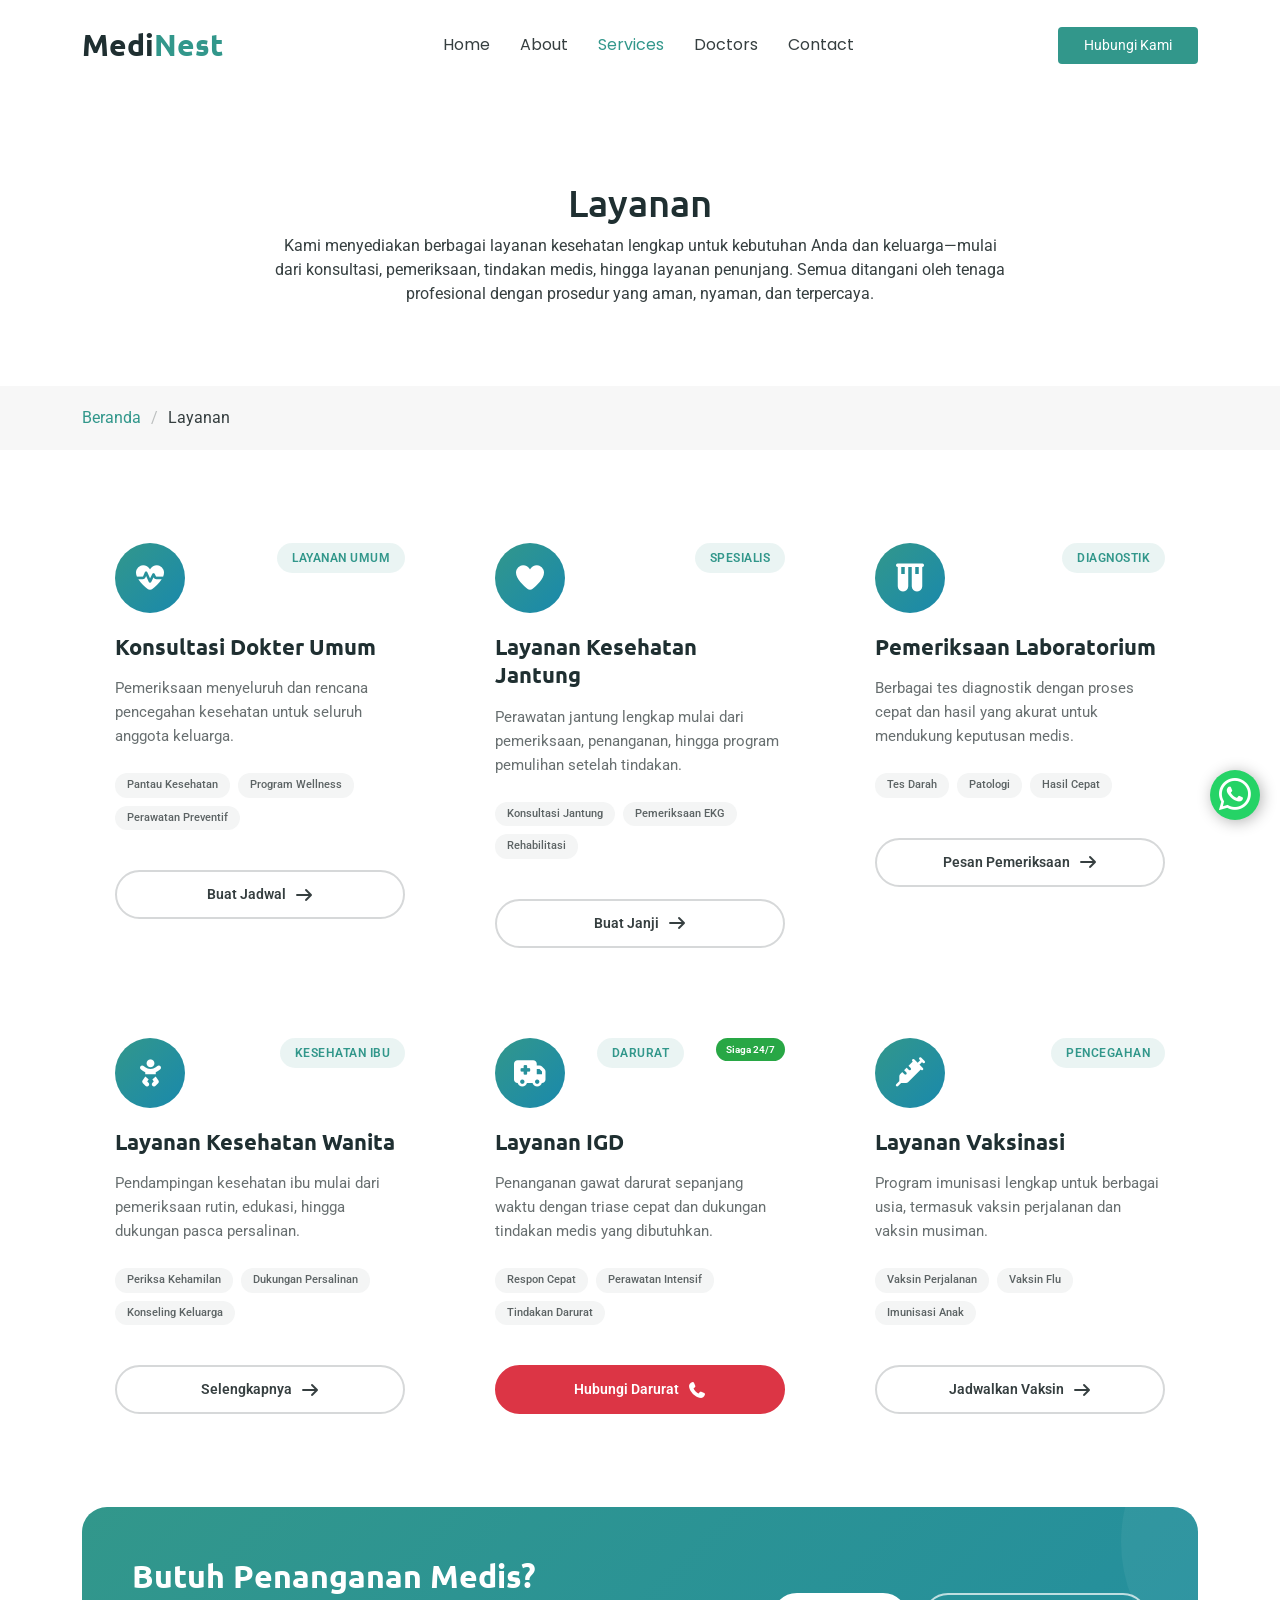
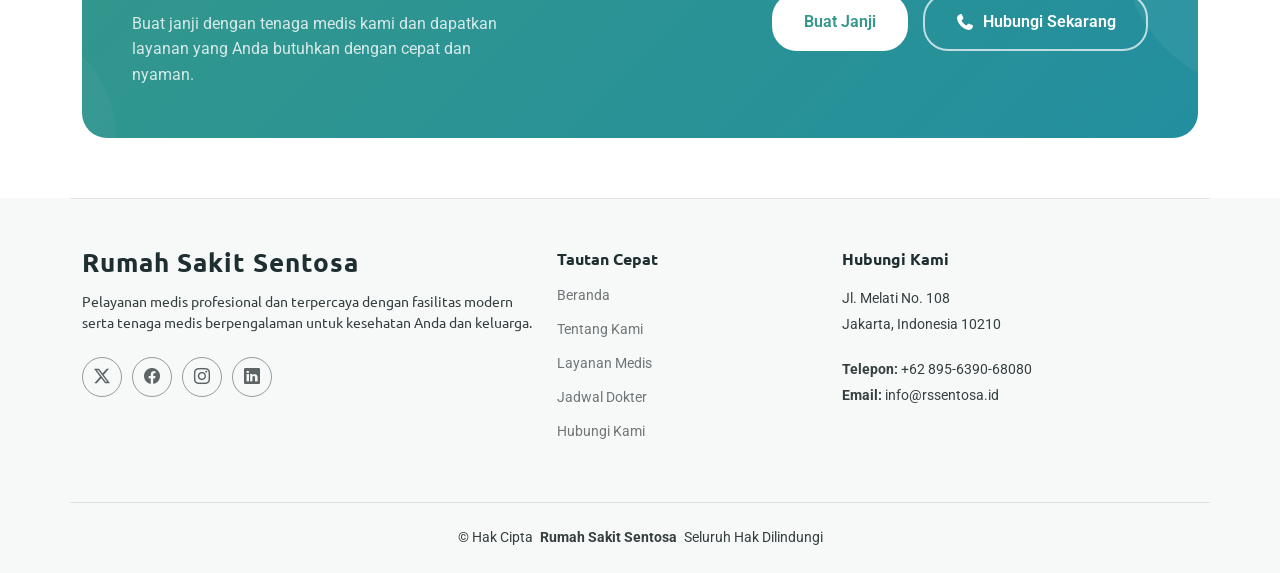
<file: services.html>
<!DOCTYPE html>

<html lang="en">
<head>
<meta charset="utf-8"/>
<meta content="width=device-width, initial-scale=1.0" name="viewport"/>
<title>Layanan Kami - Rumah Sakit Sentosa</title>
<!-- SEO & AEO/GEO Meta Tags -->
<meta content="Rumah Sakit Sentosa memberikan pelayanan medis terpercaya, fasilitas modern, dan dokter spesialis berpengalaman untuk Anda dan keluarga." name="description"/>
<meta content="rumah sakit, rumah sakit sentosa, layanan medis, dokter spesialis, klinik kesehatan terdekat, medical center, healthcare indonesia" name="keywords"/>
<meta content="Rumah Sakit Sentosa" name="author"/>
<meta content="index, follow, max-image-preview:large, max-snippet:-1, max-video-preview:-1" name="robots"/>
<link href="https://rssentosa.id/services.html" rel="canonical"/>
<!-- OpenGraph Meta Tags -->
<meta content="Layanan Kami - Rumah Sakit Sentosa" property="og:title"/>
<meta content="Rumah Sakit Sentosa memberikan pelayanan medis terpercaya, fasilitas modern, dan dokter spesialis berpengalaman untuk Anda dan keluarga." property="og:description"/>
<meta content="assets/img/health/modern_hospital_building_1772676912918.png" property="og:image"/>
<meta content="https://rssentosa.id/services.html" property="og:url"/>
<meta content="website" property="og:type"/>
<meta content="Rumah Sakit Sentosa" property="og:site_name"/>
<meta content="id_ID" property="og:locale"/>
<!-- Twitter Card Meta Tags -->
<meta content="summary_large_image" name="twitter:card"/>
<meta content="Layanan Kami - Rumah Sakit Sentosa" name="twitter:title"/>
<meta content="Rumah Sakit Sentosa memberikan pelayanan medis terpercaya, fasilitas modern, dan dokter spesialis berpengalaman untuk Anda dan keluarga." name="twitter:description"/>
<meta content="assets/img/health/modern_hospital_building_1772676912918.png" name="twitter:image"/>
<meta content="@rssentosa" name="twitter:site"/>
<!-- Favicons -->
<link href="assets/img/favicon.png" rel="icon" type="image/png"/>
<link href="assets/img/apple-touch-icon.png" rel="apple-touch-icon"/>
<meta content="#ffffff" name="theme-color"/>
<!-- Fonts -->
<link href="https://fonts.googleapis.com" rel="preconnect"/>
<link crossorigin="" href="https://fonts.gstatic.com" rel="preconnect"/>
<link href="https://fonts.googleapis.com/css2?family=Roboto:ital,wght@0,100;0,300;0,400;0,500;0,700;0,900;1,100;1,300;1,400;1,500;1,700;1,900&amp;family=Poppins:ital,wght@0,100;0,200;0,300;0,400;0,500;0,600;0,700;0,800;0,900;1,100;1,200;1,300;1,400;1,500;1,600;1,700;1,800;1,900&amp;family=Ubuntu:ital,wght@0,300;0,400;0,500;0,700;1,300;1,400;1,500;1,700&amp;display=swap" rel="stylesheet"/>
<!-- Vendor CSS Files -->
<link href="assets/vendor/bootstrap/css/bootstrap.min.css" rel="stylesheet">
<link href="assets/vendor/bootstrap-icons/bootstrap-icons.css" rel="stylesheet">
<link href="assets/vendor/aos/aos.css" rel="stylesheet">
<link href="assets/vendor/glightbox/css/glightbox.min.css" rel="stylesheet"/>
<link href="assets/vendor/fontawesome-free/css/all.min.css" rel="stylesheet"/>
<link href="assets/vendor/swiper/swiper-bundle.min.css" rel="stylesheet"/>
<!-- Main CSS File -->
<link href="assets/css/main.css" rel="stylesheet"/>
</link></link></link></head>
<body class="services-page">
<header class="header d-flex align-items-center fixed-top" id="header">
<div class="container position-relative d-flex align-items-center justify-content-between">
<a class="logo d-flex align-items-center me-auto me-xl-0" href="index.html">
<!-- Uncomment the line below if you also wish to use an image logo -->
<!-- <img class="img-fluid" loading="lazy" src="https://placehold.co/800x600/e0e0e0/333333?text=Rumah+Sakit" alt=""> -->
<h1 class="sitename">Medi<span>Nest</span></h1>
</a>
<nav class="navmenu" id="navmenu">
<ul>
<li><a href="index.html">Home</a></li>
<li><a href="about.html">About</a></li>
<li><a class="active" href="services.html">Services</a></li>
<li><a href="doctors.html">Doctors</a></li>
<li><a href="contact.html">Contact</a></li>
</ul>
<i class="mobile-nav-toggle d-xl-none bi bi-list"></i>
</nav>
<a class="btn-getstarted" href="appointment.html">Hubungi Kami</a>
</div>
</header>
<main class="main">
<!-- Page Title -->
<div class="page-title">
<div class="heading">
<div class="container">
<div class="row d-flex justify-content-center text-center">
<div class="col-lg-8">
<h1 class="heading-title">Layanan</h1>
<p class="mb-0">
                  Kami menyediakan berbagai layanan kesehatan lengkap untuk
                  kebutuhan Anda dan keluarga—mulai dari konsultasi,
                  pemeriksaan, tindakan medis, hingga layanan penunjang. Semua
                  ditangani oleh tenaga profesional dengan prosedur yang aman,
                  nyaman, dan terpercaya.
                </p>
</div>
</div>
</div>
</div>
<nav class="breadcrumbs">
<div class="container">
<ol>
<li><a href="index.html">Beranda</a></li>
<li class="current">Layanan</li>
</ol>
</div>
</nav>
</div>
<!-- End Page Title -->
<!-- Services Section -->
<section class="services section" id="services">
<div class="container" data-aos="fade-up" data-aos-delay="100">
<div class="services-grid">
<div class="row g-4">
<div class="col-lg-4 col-md-6" data-aos="zoom-in" data-aos-delay="200">
<div class="service-card primary-care">
<div class="service-header">
<div class="service-icon">
<i class="fas fa-heartbeat"></i>
</div>
<span class="service-category">Layanan Umum</span>
</div>
<div class="service-body">
<h4>Konsultasi Dokter Umum</h4>
<p>
                      Pemeriksaan menyeluruh dan rencana pencegahan kesehatan
                      untuk seluruh anggota keluarga.
                    </p>
<div class="service-features">
<span class="feature-badge">Pantau Kesehatan</span>
<span class="feature-badge">Program Wellness</span>
<span class="feature-badge">Perawatan Preventif</span>
</div>
</div>
<div class="service-footer">
<a class="service-btn" href="konsultasi-dokter-umum.html">
                      Buat Jadwal
                      <i class="fas fa-arrow-right"></i>
</a>
</div>
</div>
</div>
<div class="col-lg-4 col-md-6" data-aos="zoom-in" data-aos-delay="300">
<div class="service-card primary-care">
<div class="service-header">
<div class="service-icon">
<i class="fas fa-heart"></i>
</div>
<span class="service-category">Spesialis</span>
</div>
<div class="service-body">
<h4>Layanan Kesehatan Jantung</h4>
<p>
                      Perawatan jantung lengkap mulai dari pemeriksaan,
                      penanganan, hingga program pemulihan setelah tindakan.
                    </p>
<div class="service-features">
<span class="feature-badge">Konsultasi Jantung</span>
<span class="feature-badge">Pemeriksaan EKG</span>
<span class="feature-badge">Rehabilitasi</span>
</div>
</div>
<div class="service-footer">
<a class="service-btn" href="layanan-kesehatan-jantung.html">
                      Buat Janji
                      <i class="fas fa-arrow-right"></i>
</a>
</div>
</div>
</div>
<div class="col-lg-4 col-md-6" data-aos="zoom-in" data-aos-delay="400">
<div class="service-card diagnostics">
<div class="service-header">
<div class="service-icon">
<i class="fas fa-vials"></i>
</div>
<span class="service-category">Diagnostik</span>
</div>
<div class="service-body">
<h4>Pemeriksaan Laboratorium</h4>
<p>
                      Berbagai tes diagnostik dengan proses cepat dan hasil yang
                      akurat untuk mendukung keputusan medis.
                    </p>
<div class="service-features">
<span class="feature-badge">Tes Darah</span>
<span class="feature-badge">Patologi</span>
<span class="feature-badge">Hasil Cepat</span>
</div>
</div>
<div class="service-footer">
<a class="service-btn" href="pemeriksaan-labolatorium.html">
                      Pesan Pemeriksaan
                      <i class="fas fa-arrow-right"></i>
</a>
</div>
</div>
</div>
<div class="col-lg-4 col-md-6" data-aos="zoom-in" data-aos-delay="600">
<div class="service-card maternal">
<div class="service-header">
<div class="service-icon">
<i class="fas fa-baby"></i>
</div>
<span class="service-category">Kesehatan Ibu</span>
</div>
<div class="service-body">
<h4>Layanan Kesehatan Wanita</h4>
<p>
                      Pendampingan kesehatan ibu mulai dari pemeriksaan rutin,
                      edukasi, hingga dukungan pasca persalinan.
                    </p>
<div class="service-features">
<span class="feature-badge">Periksa Kehamilan</span>
<span class="feature-badge">Dukungan Persalinan</span>
<span class="feature-badge">Konseling Keluarga</span>
</div>
</div>
<div class="service-footer">
<a class="service-btn" href="layanan-kesehatan-wanita.html">
                      Selengkapnya
                      <i class="fas fa-arrow-right"></i>
</a>
</div>
</div>
</div>
<div class="col-lg-4 col-md-6" data-aos="zoom-in" data-aos-delay="500">
<div class="service-card emergency">
<div class="service-header">
<div class="service-icon">
<i class="fas fa-ambulance"></i>
</div>
<span class="service-category">Darurat</span>
<div class="status-indicator">Siaga 24/7</div>
</div>
<div class="service-body">
<h4>Layanan IGD</h4>
<p>
                      Penanganan gawat darurat sepanjang waktu dengan triase
                      cepat dan dukungan tindakan medis yang dibutuhkan.
                    </p>
<div class="service-features">
<span class="feature-badge">Respon Cepat</span>
<span class="feature-badge">Perawatan Intensif</span>
<span class="feature-badge">Tindakan Darurat</span>
</div>
</div>
<div class="service-footer">
<a class="service-btn emergency-btn" href="https://wa.me/62895639068080?text=Halo%20Admin,%20saya%20butuh%20bantuan%20darurat." rel="noopener" target="_blank">
                      Hubungi Darurat
                      <i class="fas fa-phone"></i>
</a>
</div>
</div>
</div>
<div class="col-lg-4 col-md-6" data-aos="zoom-in" data-aos-delay="700">
<div class="service-card vaccination">
<div class="service-header">
<div class="service-icon">
<i class="fas fa-syringe"></i>
</div>
<span class="service-category">Pencegahan</span>
</div>
<div class="service-body">
<h4>Layanan Vaksinasi</h4>
<p>
                      Program imunisasi lengkap untuk berbagai usia, termasuk
                      vaksin perjalanan dan vaksin musiman.
                    </p>
<div class="service-features">
<span class="feature-badge">Vaksin Perjalanan</span>
<span class="feature-badge">Vaksin Flu</span>
<span class="feature-badge">Imunisasi Anak</span>
</div>
</div>
<div class="service-footer">
<a class="service-btn" href="layanan-vaksinasi.html">
                      Jadwalkan Vaksin
                      <i class="fas fa-arrow-right"></i>
</a>
</div>
</div>
</div>
</div>
</div>
<div class="appointment-banner" data-aos="fade-up" data-aos-delay="900">
<div class="banner-content">
<div class="banner-text">
<h3>Butuh Penanganan Medis?</h3>
<p>
                  Buat janji dengan tenaga medis kami dan dapatkan layanan yang
                  Anda butuhkan dengan cepat dan nyaman.
                </p>
</div>
<div class="banner-actions">
<a class="btn-primary" href="appointment.html">Buat Janji</a>
<a class="btn-secondary" href="tel:+62895639068080">
<i class="fas fa-phone"></i>
                  Hubungi Sekarang
                </a>
</div>
</div>
</div>
</div>
</section>
<!-- /Services Section -->
</main>
<footer class="footer position-relative light-background" id="footer">
<div class="container footer-top">
<div class="row gy-4">
<div class="col-lg-5 col-md-12 footer-about">
<a class="logo d-flex align-items-center mb-3" href="index.html">
<span class="sitename">Rumah Sakit Sentosa</span>
</a>
<p>Pelayanan medis profesional dan terpercaya dengan fasilitas modern serta tenaga medis berpengalaman untuk kesehatan Anda dan keluarga.</p>
<div class="social-links d-flex mt-4">
<a aria-label="Twitter" href="https://twitter.com/rssentosa" rel="noopener noreferrer" target="_blank"><i class="bi bi-twitter-x"></i></a>
<a aria-label="Facebook" href="https://facebook.com/rssentosa" rel="noopener noreferrer" target="_blank"><i class="bi bi-facebook"></i></a>
<a aria-label="Instagram" href="https://instagram.com/rssentosa" rel="noopener noreferrer" target="_blank"><i class="bi bi-instagram"></i></a>
<a aria-label="LinkedIn" href="https://linkedin.com/company/rssentosa" rel="noopener noreferrer" target="_blank"><i class="bi bi-linkedin"></i></a>
</div>
</div>
<div class="col-lg-3 col-6 footer-links">
<h4>Tautan Cepat</h4>
<ul>
<li><a href="index.html">Beranda</a></li>
<li><a href="about.html">Tentang Kami</a></li>
<li><a href="services.html">Layanan Medis</a></li>
<li><a href="doctors.html">Jadwal Dokter</a></li>
<li><a href="contact.html">Hubungi Kami</a></li>
</ul>
</div>
<div class="col-lg-4 col-md-12 footer-contact text-center text-md-start">
<h4>Hubungi Kami</h4>
<p>Jl. Melati No. 108</p>
<p>Jakarta, Indonesia 10210</p>
<p class="mt-4"><strong>Telepon:</strong> <a class="text-reset" href="tel:+62895639068080">+62 895-6390-68080</a></p>
<p><strong>Email:</strong> <a class="text-reset" href="mailto:info@rssentosa.id">info@rssentosa.id</a></p>
</div>
</div>
</div>
<div class="container copyright text-center mt-4 border-top pt-4">
<p>© <span>Hak Cipta</span> <strong class="px-1 sitename">Rumah Sakit Sentosa</strong> <span>Seluruh Hak Dilindungi</span></p>
</div>
</footer>
<!-- Scroll Top -->
<a class="scroll-top d-flex align-items-center justify-content-center" href="#" id="scroll-top"><i class="bi bi-arrow-up-short"></i></a>
<!-- Preloader -->
<div id="preloader"></div>
<!-- Vendor JS Files -->
<script src="assets/vendor/bootstrap/js/bootstrap.bundle.min.js"></script>
<script src="assets/vendor/php-email-form/validate.js"></script>
<script src="assets/vendor/aos/aos.js"></script>
<script src="assets/vendor/glightbox/js/glightbox.min.js"></script>
<script src="assets/vendor/purecounter/purecounter_vanilla.js"></script>
<script src="assets/vendor/imagesloaded/imagesloaded.pkgd.min.js"></script>
<script src="assets/vendor/isotope-layout/isotope.pkgd.min.js"></script>
<script src="assets/vendor/swiper/swiper-bundle.min.js"></script>
<!-- Main JS File -->
<script src="assets/js/main.js"></script>

  


  <!-- Floating WhatsApp Button -->
  <a href="https://wa.me/62895639068080" class="whatsapp-float" target="_blank" rel="noopener noreferrer" title="Hubungi kami via WhatsApp">
    <i class="bi bi-whatsapp"></i>
  </a>

</body>
</html>
</file>
<file: assets/css/main.css>
@charset "UTF-8";

/* Fonts */
:root {
  --default-font: "Roboto",  system-ui, -apple-system, "Segoe UI", Roboto, "Helvetica Neue", Arial, "Noto Sans", "Liberation Sans", sans-serif, "Apple Color Emoji", "Segoe UI Emoji", "Segoe UI Symbol", "Noto Color Emoji";
  --heading-font: "Ubuntu",  sans-serif;
  --nav-font: "Poppins",  sans-serif;
}

/* Global Colors - The following color variables are used throughout the website. Updating them here will change the color scheme of the entire website */
:root { 
  --background-color: #ffffff; /* Background color for the entire website, including individual sections */
  --default-color: #363f40; /* Default color used for the majority of the text content across the entire website */
  --heading-color: #1f2f31; /* Color for headings, subheadings and title throughout the website */
  --accent-color: #32978b; /* Accent color that represents your brand on the website. It's used for buttons, links, and other elements that need to stand out */
  --surface-color: #ffffff; /* The surface color is used as a background of boxed elements within sections, such as cards, icon boxes, or other elements that require a visual separation from the global background. */
  --contrast-color: #ffffff; /* Contrast color for text, ensuring readability against backgrounds of accent, heading, or default colors. */
}

/* Nav Menu Colors - The following color variables are used specifically for the navigation menu. They are separate from the global colors to allow for more customization options */
:root {
  --nav-color: #363f40;  /* The default color of the main navmenu links */
  --nav-hover-color: #32978b; /* Applied to main navmenu links when they are hovered over or active */
  --nav-mobile-background-color: #ffffff; /* Used as the background color for mobile navigation menu */
  --nav-dropdown-background-color: #ffffff; /* Used as the background color for dropdown items that appear when hovering over primary navigation items */
  --nav-dropdown-color: #363f40; /* Used for navigation links of the dropdown items in the navigation menu. */
  --nav-dropdown-hover-color: #32978b; /* Similar to --nav-hover-color, this color is applied to dropdown navigation links when they are hovered over. */
}

/* Color Presets - These classes override global colors when applied to any section or element, providing reuse of the sam color scheme. */

.light-background {
  --background-color: #f7f9f9;
  --surface-color: #ffffff;
}

.dark-background {
  --background-color: #021418;
  --default-color: #ffffff;
  --heading-color: #ffffff;
  --surface-color: #11262a;
  --contrast-color: #ffffff;
}

/* Smooth scroll */
:root {
  scroll-behavior: smooth;
}

/*--------------------------------------------------------------
# General Styling & Shared Classes
--------------------------------------------------------------*/
body {
  color: var(--default-color);
  background-color: var(--background-color);
  font-family: var(--default-font);
}

a {
  color: var(--accent-color);
  text-decoration: none;
  transition: 0.3s;
}

a:hover {
  color: color-mix(in srgb, var(--accent-color), transparent 25%);
  text-decoration: none;
}

h1,
h2,
h3,
h4,
h5,
h6 {
  color: var(--heading-color);
  font-family: var(--heading-font);
}

/* PHP Email Form Messages
------------------------------*/
.php-email-form .error-message {
  display: none;
  background: #df1529;
  color: #ffffff;
  text-align: left;
  padding: 15px;
  margin-bottom: 24px;
  font-weight: 600;
}

.php-email-form .sent-message {
  display: none;
  color: #ffffff;
  background: #059652;
  text-align: center;
  padding: 15px;
  margin-bottom: 24px;
  font-weight: 600;
}

.php-email-form .loading {
  display: none;
  background: var(--surface-color);
  text-align: center;
  padding: 15px;
  margin-bottom: 24px;
}

.php-email-form .loading:before {
  content: "";
  display: inline-block;
  border-radius: 50%;
  width: 24px;
  height: 24px;
  margin: 0 10px -6px 0;
  border: 3px solid var(--accent-color);
  border-top-color: var(--surface-color);
  animation: php-email-form-loading 1s linear infinite;
}

@keyframes php-email-form-loading {
  0% {
    transform: rotate(0deg);
  }

  100% {
    transform: rotate(360deg);
  }
}

/*--------------------------------------------------------------
# Global Header
--------------------------------------------------------------*/
.header {
  --background-color: rgba(255, 255, 255, 0);
  color: var(--default-color);
  background-color: var(--background-color);
  padding: 15px 0;
  transition: all 0.5s;
  z-index: 997;
}

.header .logo {
  line-height: 1;
}

.header .logo img {
  max-height: 36px;
  margin-right: 8px;
}

.header .logo h1 {
  font-size: 30px;
  margin: 0;
  font-weight: 700;
  color: var(--heading-color);
}

.header .logo h1 span {
  color: var(--accent-color);
}

.header .btn-getstarted,
.header .btn-getstarted:focus {
  color: var(--contrast-color);
  background: var(--accent-color);
  font-size: 14px;
  padding: 8px 26px;
  margin: 0;
  border-radius: 4px;
  transition: 0.3s;
}

.header .btn-getstarted:hover,
.header .btn-getstarted:focus:hover {
  color: var(--contrast-color);
  background: color-mix(in srgb, var(--accent-color), transparent 15%);
}

@media (max-width: 1200px) {
  .header .logo {
    order: 1;
  }

  .header .btn-getstarted {
    order: 2;
    margin: 0 15px 0 0;
    padding: 6px 20px;
  }

  .header .navmenu {
    order: 3;
  }
}

.scrolled .header {
  box-shadow: 0px 0 18px rgba(0, 0, 0, 0.1);
}

/* Global Header on Scroll
------------------------------*/
.scrolled .header {
  --background-color: #ffffff;
}

/*--------------------------------------------------------------
# Navigation Menu
--------------------------------------------------------------*/
/* Navmenu - Desktop */
@media (min-width: 1200px) {
  .navmenu {
    padding: 0;
  }

  .navmenu ul {
    margin: 0;
    padding: 0;
    display: flex;
    list-style: none;
    align-items: center;
  }

  .navmenu li {
    position: relative;
  }

  .navmenu a,
  .navmenu a:focus {
    color: var(--nav-color);
    padding: 18px 15px;
    font-size: 16px;
    font-family: var(--nav-font);
    font-weight: 400;
    display: flex;
    align-items: center;
    justify-content: space-between;
    white-space: nowrap;
    transition: 0.3s;
  }

  .navmenu a i,
  .navmenu a:focus i {
    font-size: 12px;
    line-height: 0;
    margin-left: 5px;
    transition: 0.3s;
  }

  .navmenu li:last-child a {
    padding-right: 0;
  }

  .navmenu li:hover>a,
  .navmenu .active,
  .navmenu .active:focus {
    color: var(--nav-hover-color);
  }

  .navmenu .dropdown ul {
    margin: 0;
    padding: 10px 0;
    background: var(--nav-dropdown-background-color);
    display: block;
    position: absolute;
    visibility: hidden;
    left: 14px;
    top: 130%;
    opacity: 0;
    transition: 0.3s;
    border-radius: 4px;
    z-index: 99;
    box-shadow: 0px 0px 30px rgba(0, 0, 0, 0.1);
  }

  .navmenu .dropdown ul li {
    min-width: 200px;
  }

  .navmenu .dropdown ul a {
    padding: 10px 20px;
    font-size: 15px;
    text-transform: none;
    color: var(--nav-dropdown-color);
  }

  .navmenu .dropdown ul a i {
    font-size: 12px;
  }

  .navmenu .dropdown ul a:hover,
  .navmenu .dropdown ul .active:hover,
  .navmenu .dropdown ul li:hover>a {
    color: var(--nav-dropdown-hover-color);
  }

  .navmenu .dropdown:hover>ul {
    opacity: 1;
    top: 100%;
    visibility: visible;
  }

  .navmenu .dropdown .dropdown ul {
    top: 0;
    left: -90%;
    visibility: hidden;
  }

  .navmenu .dropdown .dropdown:hover>ul {
    opacity: 1;
    top: 0;
    left: -100%;
    visibility: visible;
  }
}

/* Navmenu - Mobile */
@media (max-width: 1199px) {
  .mobile-nav-toggle {
    color: var(--nav-color);
    font-size: 28px;
    line-height: 0;
    margin-right: 10px;
    cursor: pointer;
    transition: color 0.3s;
  }

  .navmenu {
    padding: 0;
    z-index: 9997;
  }

  .navmenu ul {
    display: none;
    list-style: none;
    position: absolute;
    inset: 60px 20px 20px 20px;
    padding: 10px 0;
    margin: 0;
    border-radius: 6px;
    background-color: var(--nav-mobile-background-color);
    overflow-y: auto;
    transition: 0.3s;
    z-index: 9998;
    box-shadow: 0px 0px 30px rgba(0, 0, 0, 0.1);
  }

  .navmenu a,
  .navmenu a:focus {
    color: var(--nav-dropdown-color);
    padding: 10px 20px;
    font-family: var(--nav-font);
    font-size: 17px;
    font-weight: 500;
    display: flex;
    align-items: center;
    justify-content: space-between;
    white-space: nowrap;
    transition: 0.3s;
  }

  .navmenu a i,
  .navmenu a:focus i {
    font-size: 12px;
    line-height: 0;
    margin-left: 5px;
    width: 30px;
    height: 30px;
    display: flex;
    align-items: center;
    justify-content: center;
    border-radius: 50%;
    transition: 0.3s;
    background-color: color-mix(in srgb, var(--accent-color), transparent 90%);
  }

  .navmenu a i:hover,
  .navmenu a:focus i:hover {
    background-color: var(--accent-color);
    color: var(--contrast-color);
  }

  .navmenu a:hover,
  .navmenu .active,
  .navmenu .active:focus {
    color: var(--nav-dropdown-hover-color);
  }

  .navmenu .active i,
  .navmenu .active:focus i {
    background-color: var(--accent-color);
    color: var(--contrast-color);
    transform: rotate(180deg);
  }

  .navmenu .dropdown ul {
    position: static;
    display: none;
    z-index: 99;
    padding: 10px 0;
    margin: 10px 20px;
    background-color: var(--nav-dropdown-background-color);
    border: 1px solid color-mix(in srgb, var(--default-color), transparent 90%);
    box-shadow: none;
    transition: all 0.5s ease-in-out;
  }

  .navmenu .dropdown ul ul {
    background-color: rgba(33, 37, 41, 0.1);
  }

  .navmenu .dropdown>.dropdown-active {
    display: block;
    background-color: rgba(33, 37, 41, 0.03);
  }

  .mobile-nav-active {
    overflow: hidden;
  }

  .mobile-nav-active .mobile-nav-toggle {
    color: #fff;
    position: absolute;
    font-size: 32px;
    top: 15px;
    right: 15px;
    margin-right: 0;
    z-index: 9999;
  }

  .mobile-nav-active .navmenu {
    position: fixed;
    overflow: hidden;
    inset: 0;
    background: rgba(33, 37, 41, 0.8);
    transition: 0.3s;
  }

  .mobile-nav-active .navmenu>ul {
    display: block;
  }
}

/*--------------------------------------------------------------
# Global Footer
--------------------------------------------------------------*/
.footer {
  color: var(--default-color);
  background-color: var(--background-color);
  font-size: 14px;
  position: relative;
}

.footer .footer-top {
  padding-top: 50px;
  border-top: 1px solid color-mix(in srgb, var(--default-color), transparent 90%);
}

.footer .footer-about .logo {
  line-height: 1;
  margin-bottom: 25px;
}

.footer .footer-about .logo img {
  max-height: 40px;
  margin-right: 6px;
}

.footer .footer-about .logo span {
  color: var(--heading-color);
  font-family: var(--heading-font);
  font-size: 26px;
  font-weight: 700;
  letter-spacing: 1px;
}

.footer .footer-about p {
  font-size: 14px;
  font-family: var(--heading-font);
}

.footer .social-links a {
  display: flex;
  align-items: center;
  justify-content: center;
  width: 40px;
  height: 40px;
  border-radius: 50%;
  border: 1px solid color-mix(in srgb, var(--default-color), transparent 50%);
  font-size: 16px;
  color: color-mix(in srgb, var(--default-color), transparent 20%);
  margin-right: 10px;
  transition: 0.3s;
}

.footer .social-links a:hover {
  color: var(--accent-color);
  border-color: var(--accent-color);
}

.footer h4 {
  font-size: 16px;
  font-weight: bold;
  position: relative;
  padding-bottom: 12px;
}

.footer .footer-links {
  margin-bottom: 30px;
}

.footer .footer-links ul {
  list-style: none;
  padding: 0;
  margin: 0;
}

.footer .footer-links ul i {
  padding-right: 2px;
  font-size: 12px;
  line-height: 0;
}

.footer .footer-links ul li {
  padding: 10px 0;
  display: flex;
  align-items: center;
}

.footer .footer-links ul li:first-child {
  padding-top: 0;
}

.footer .footer-links ul a {
  color: color-mix(in srgb, var(--default-color), transparent 30%);
  display: inline-block;
  line-height: 1;
}

.footer .footer-links ul a:hover {
  color: var(--accent-color);
}

.footer .footer-contact p {
  margin-bottom: 5px;
}

.footer .copyright {
  padding: 25px 0;
  border-top: 1px solid color-mix(in srgb, var(--default-color), transparent 90%);
}

.footer .copyright p {
  margin-bottom: 0;
}

.footer .credits {
  margin-top: 8px;
  font-size: 13px;
}

/*--------------------------------------------------------------
# Preloader
--------------------------------------------------------------*/
#preloader {
  position: fixed;
  inset: 0;
  z-index: 9999;
  overflow: hidden;
  background-color: var(--background-color);
  transition: all 0.6s ease-out;
  width: 100%;
  height: 100vh;
}

#preloader:before,
#preloader:after {
  content: "";
  position: absolute;
  border: 4px solid var(--accent-color);
  border-radius: 50%;
  animation: animate-preloader 2s cubic-bezier(0, 0.2, 0.8, 1) infinite;
}

#preloader:after {
  animation-delay: -0.5s;
}

@keyframes animate-preloader {
  0% {
    width: 10px;
    height: 10px;
    top: calc(50% - 5px);
    left: calc(50% - 5px);
    opacity: 1;
  }

  100% {
    width: 72px;
    height: 72px;
    top: calc(50% - 36px);
    left: calc(50% - 36px);
    opacity: 0;
  }
}

/*--------------------------------------------------------------
# Scroll Top Button
--------------------------------------------------------------*/
.scroll-top {
  position: fixed;
  visibility: hidden;
  opacity: 0;
  right: 20px;
  bottom: -20px;
  z-index: 99999;
  background-color: var(--accent-color);
  width: 50px;
  height: 50px;
  border-radius: 50px;
  transition: all 0.4s;
}

.scroll-top i {
  font-size: 30px;
  color: var(--contrast-color);
  line-height: 0;
}

.scroll-top:hover {
  background-color: color-mix(in srgb, var(--accent-color), transparent 20%);
  color: var(--contrast-color);
}

.scroll-top.active {
  visibility: visible;
  opacity: 1;
  bottom: 15px;
}

/*--------------------------------------------------------------
# Disable aos animation delay on mobile devices
--------------------------------------------------------------*/
@media screen and (max-width: 768px) {
  [data-aos-delay] {
    transition-delay: 0 !important;
  }
}

/*--------------------------------------------------------------
# Global Page Titles & Breadcrumbs
--------------------------------------------------------------*/
.page-title {
  color: var(--default-color);
  background-color: var(--background-color);
  position: relative;
  padding-top: 100px;
}

.page-title .heading {
  padding: 80px 0;
}

.page-title .heading h1 {
  font-size: 38px;
  font-weight: 500;
}

.page-title nav {
  background-color: color-mix(in srgb, var(--default-color), transparent 96%);
  padding: 20px 0;
}

.page-title nav ol {
  display: flex;
  flex-wrap: wrap;
  list-style: none;
  padding: 0;
  margin: 0;
  font-size: 16px;
  font-weight: 400;
}

.page-title nav ol li+li {
  padding-left: 10px;
}

.page-title nav ol li+li::before {
  content: "/";
  display: inline-block;
  padding-right: 10px;
  color: color-mix(in srgb, var(--default-color), transparent 70%);
}

/*--------------------------------------------------------------
# Global Sections
--------------------------------------------------------------*/
section,
.section {
  color: var(--default-color);
  background-color: var(--background-color);
  padding: 60px 0;
  scroll-margin-top: 90px;
  overflow: clip;
}

@media (max-width: 1199px) {

  section,
  .section {
    scroll-margin-top: 66px;
  }
}

/*--------------------------------------------------------------
# Global Section Titles
--------------------------------------------------------------*/
.section-title {
  text-align: center;
  padding-bottom: 60px;
  position: relative;
}

.section-title h2 {
  font-size: 32px;
  font-weight: 500;
  margin-bottom: 20px;
  padding-bottom: 20px;
  position: relative;
}

.section-title h2:before {
  content: "";
  position: absolute;
  display: block;
  width: 160px;
  height: 1px;
  background: color-mix(in srgb, var(--default-color), transparent 60%);
  left: 0;
  right: 0;
  bottom: 1px;
  margin: auto;
}

.section-title h2::after {
  content: "";
  position: absolute;
  display: block;
  width: 60px;
  height: 3px;
  background: var(--accent-color);
  left: 0;
  right: 0;
  bottom: 0;
  margin: auto;
}

.section-title p {
  margin-bottom: 0;
}

/*--------------------------------------------------------------
# Hero Section
--------------------------------------------------------------*/
.hero {
  padding-top: 120px;
  position: relative;
  background: linear-gradient(135deg, color-mix(in srgb, var(--accent-color), transparent 95%) 0%, color-mix(in srgb, var(--surface-color), transparent 0%) 100%);
  overflow: hidden;
  padding-bottom: 80px;
  min-height: 80vh;
  display: flex;
  align-items: center;
}

.hero .hero-image {
  position: relative;
}

.hero .hero-image .main-image {
  border-radius: 30px;
  box-shadow: 0 30px 80px color-mix(in srgb, var(--accent-color), transparent 80%);
  transform: rotate(-2deg);
  transition: all 0.3s ease;
}

.hero .hero-image .main-image:hover {
  transform: rotate(0deg) scale(1.02);
}

.hero .hero-image .floating-card {
  position: absolute;
  background-color: var(--surface-color);
  border-radius: 20px;
  padding: 1.5rem;
  box-shadow: 0 20px 60px color-mix(in srgb, var(--default-color), transparent 85%);
  backdrop-filter: blur(20px);
  border: 1px solid color-mix(in srgb, var(--accent-color), transparent 80%);
}

.hero .hero-image .floating-card.emergency-card {
  top: 20px;
  left: -30px;
  z-index: 3;
}

.hero .hero-image .floating-card.emergency-card .card-content {
  display: flex;
  align-items: center;
  gap: 1rem;
}

.hero .hero-image .floating-card.emergency-card .card-content i {
  font-size: 2rem;
  color: var(--accent-color);
  padding: 15px;
  background-color: color-mix(in srgb, var(--accent-color), transparent 90%);
  border-radius: 15px;
}

.hero .hero-image .floating-card.emergency-card .card-content .text {
  display: flex;
  flex-direction: column;
}

.hero .hero-image .floating-card.emergency-card .card-content .text .label {
  font-size: 0.875rem;
  color: color-mix(in srgb, var(--default-color), transparent 40%);
  font-weight: 500;
}

.hero .hero-image .floating-card.emergency-card .card-content .text .number {
  font-size: 1.125rem;
  font-weight: 700;
  color: var(--heading-color);
}

.hero .hero-image .floating-card.stats-card {
  bottom: 30px;
  right: -40px;
  z-index: 3;
  display: flex;
  gap: 2rem;
}

.hero .hero-image .floating-card.stats-card .stat-item {
  text-align: center;
}

.hero .hero-image .floating-card.stats-card .stat-item .number {
  display: block;
  font-size: 1.75rem;
  font-weight: 700;
  color: var(--accent-color);
  line-height: 1;
}

.hero .hero-image .floating-card.stats-card .stat-item .label {
  font-size: 0.8rem;
  color: color-mix(in srgb, var(--default-color), transparent 40%);
  font-weight: 500;
}

@media (max-width: 992px) {
  .hero .hero-image {
    margin-bottom: 3rem;
  }

  .hero .hero-image .floating-card {
    position: static;
    margin: 1rem 0;
    transform: none;
  }

  .hero .hero-image .floating-card.stats-card {
    justify-content: center;
  }
}

.hero .hero-content {
  padding-left: 3rem;
}

@media (max-width: 992px) {
  .hero .hero-content {
    padding-left: 0;
  }
}

.hero .hero-content .badge-container {
  margin-bottom: 1.5rem;
}

.hero .hero-content .badge-container .hero-badge {
  display: inline-block;
  background: linear-gradient(135deg, var(--accent-color), color-mix(in srgb, var(--accent-color), black 20%));
  color: var(--contrast-color);
  padding: 8px 20px;
  border-radius: 25px;
  font-size: 0.875rem;
  font-weight: 600;
  text-transform: uppercase;
  letter-spacing: 0.5px;
}

.hero .hero-content .hero-title {
  font-size: 3.5rem;
  font-weight: 800;
  line-height: 1.2;
  margin-bottom: 1.5rem;
  color: var(--heading-color);
}

@media (max-width: 992px) {
  .hero .hero-content .hero-title {
    font-size: 2.8rem;
  }
}

@media (max-width: 768px) {
  .hero .hero-content .hero-title {
    font-size: 2.2rem;
  }
}

.hero .hero-content .hero-description {
  font-size: 1.2rem;
  line-height: 1.7;
  color: color-mix(in srgb, var(--default-color), transparent 20%);
  margin-bottom: 2.5rem;
}

@media (max-width: 768px) {
  .hero .hero-content .hero-description {
    font-size: 1.1rem;
  }
}

.hero .hero-stats {
  margin-bottom: 3rem;
}

.hero .hero-stats .stat-group {
  display: flex;
  gap: 2.5rem;
}

@media (max-width: 768px) {
  .hero .hero-stats .stat-group {
    flex-direction: column;
    gap: 1.5rem;
  }
}

.hero .hero-stats .stat-group .stat {
  display: flex;
  align-items: center;
  gap: 1rem;
}

.hero .hero-stats .stat-group .stat i {
  font-size: 2.5rem;
  color: var(--accent-color);
  padding: 15px;
  background: linear-gradient(135deg, color-mix(in srgb, var(--accent-color), transparent 90%) 0%, color-mix(in srgb, var(--accent-color), transparent 95%) 100%);
  border-radius: 20px;
}

.hero .hero-stats .stat-group .stat .stat-text {
  display: flex;
  flex-direction: column;
}

.hero .hero-stats .stat-group .stat .stat-text .number {
  font-size: 1.75rem;
  font-weight: 700;
  color: var(--heading-color);
  line-height: 1;
}

.hero .hero-stats .stat-group .stat .stat-text .label {
  font-size: 0.9rem;
  color: color-mix(in srgb, var(--default-color), transparent 40%);
  font-weight: 500;
}

.hero .cta-section .cta-buttons {
  display: flex;
  gap: 1.5rem;
  margin-bottom: 2.5rem;
}

@media (max-width: 576px) {
  .hero .cta-section .cta-buttons {
    flex-direction: column;
  }
}

.hero .cta-section .cta-buttons .btn {
  padding: 15px 30px;
  font-size: 1rem;
  font-weight: 600;
  border-radius: 15px;
  transition: all 0.3s ease;
  text-decoration: none;
  display: inline-flex;
  align-items: center;
  gap: 0.5rem;
}

.hero .cta-section .cta-buttons .btn.btn-primary {
  background: linear-gradient(135deg, var(--accent-color), color-mix(in srgb, var(--accent-color), black 20%));
  border: none;
  color: var(--contrast-color);
}

.hero .cta-section .cta-buttons .btn.btn-primary:hover {
  transform: translateY(-3px);
  box-shadow: 0 15px 40px color-mix(in srgb, var(--accent-color), transparent 60%);
}

.hero .cta-section .cta-buttons .btn.btn-secondary {
  background-color: transparent;
  border: 2px solid color-mix(in srgb, var(--default-color), transparent 80%);
  color: var(--default-color);
}

.hero .cta-section .cta-buttons .btn.btn-secondary:hover {
  background-color: var(--accent-color);
  border-color: var(--accent-color);
  color: var(--contrast-color);
}

.hero .cta-section .quick-actions {
  display: flex;
  gap: 2rem;
}

@media (max-width: 768px) {
  .hero .cta-section .quick-actions {
    flex-direction: column;
    gap: 1rem;
  }
}

.hero .cta-section .quick-actions .action-link {
  display: flex;
  align-items: center;
  gap: 0.75rem;
  color: var(--default-color);
  text-decoration: none;
  transition: all 0.3s ease;
  font-weight: 500;
}

.hero .cta-section .quick-actions .action-link i {
  font-size: 1.25rem;
  color: var(--accent-color);
}

.hero .cta-section .quick-actions .action-link:hover {
  color: var(--accent-color);
  transform: translateX(5px);
}

.hero .background-elements {
  position: absolute;
  top: 0;
  left: 0;
  width: 100%;
  height: 100%;
  pointer-events: none;
  z-index: -1;
}

.hero .background-elements .bg-shape {
  position: absolute;
  border-radius: 50%;
  background: linear-gradient(135deg, color-mix(in srgb, var(--accent-color), transparent 92%) 0%, color-mix(in srgb, var(--accent-color), transparent 98%) 100%);
}

.hero .background-elements .bg-shape.shape-1 {
  width: 400px;
  height: 400px;
  top: -200px;
  right: -200px;
}

.hero .background-elements .bg-shape.shape-2 {
  width: 300px;
  height: 300px;
  bottom: -150px;
  left: -150px;
}

.hero .background-elements .bg-pattern {
  position: absolute;
  top: 0;
  left: 0;
  width: 100%;
  height: 100%;
  background-image: radial-gradient(circle at 25% 75%, color-mix(in srgb, var(--accent-color), transparent 97%) 0%, transparent 50%);
}

@media (max-width: 992px) {
  .hero {
    padding: 60px 0;
  }

  .hero .hero-content {
    text-align: center;
  }

  .hero .hero-stats .stat-group {
    justify-content: center;
  }

  .hero .cta-section .quick-actions {
    justify-content: center;
  }
}

/*--------------------------------------------------------------
# Home About Section
--------------------------------------------------------------*/
.home-about {
  padding: 120px 0;
  background: linear-gradient(135deg, var(--background-color) 0%, color-mix(in srgb, var(--surface-color), var(--accent-color) 3%) 100%);
}

.home-about .section-heading {
  font-size: 3rem;
  font-weight: 400;
  line-height: 1.2;
  margin-bottom: 2rem;
  background: linear-gradient(135deg, var(--heading-color), var(--accent-color));
  background-clip: text;
  -webkit-background-clip: text;
  color: transparent;
}

@media (max-width: 768px) {
  .home-about .section-heading {
    font-size: 2.25rem;
  }
}

.home-about .lead-description {
  font-size: 1.3rem;
  font-weight: 300;
  line-height: 1.6;
  color: color-mix(in srgb, var(--default-color), transparent 25%);
  max-width: 600px;
  margin: 0 auto;
}

.home-about .image-grid {
  position: relative;
  display: grid;
  grid-template-columns: 2fr 1fr;
  gap: 1.5rem;
  height: 500px;
}

@media (max-width: 768px) {
  .home-about .image-grid {
    grid-template-columns: 1fr;
    height: auto;
    gap: 1rem;
  }
}

.home-about .image-grid .primary-image {
  position: relative;
  border-radius: 16px;
  overflow: hidden;
  box-shadow: 0 25px 80px color-mix(in srgb, var(--default-color), transparent 88%);
}

.home-about .image-grid .primary-image img {
  width: 100%;
  height: 100%;
  object-fit: cover;
  transition: transform 0.4s ease;
}

.home-about .image-grid .primary-image:hover img {
  transform: scale(1.08);
}

.home-about .image-grid .primary-image .certification-badge {
  position: absolute;
  top: 20px;
  left: 20px;
  background: var(--surface-color);
  padding: 10px 16px;
  border-radius: 25px;
  display: flex;
  align-items: center;
  gap: 8px;
  backdrop-filter: blur(10px);
  border: 1px solid color-mix(in srgb, var(--default-color), transparent 90%);
}

.home-about .image-grid .primary-image .certification-badge i {
  color: var(--accent-color);
  font-size: 1.1rem;
}

.home-about .image-grid .primary-image .certification-badge span {
  font-size: 0.875rem;
  font-weight: 500;
  color: var(--heading-color);
}

.home-about .image-grid .secondary-images {
  display: flex;
  flex-direction: column;
  gap: 1.5rem;
}

@media (max-width: 768px) {
  .home-about .image-grid .secondary-images {
    flex-direction: row;
    height: 180px;
  }
}

.home-about .image-grid .secondary-images .small-image {
  border-radius: 12px;
  overflow: hidden;
  flex: 1;
  box-shadow: 0 15px 40px color-mix(in srgb, var(--default-color), transparent 92%);
}

.home-about .image-grid .secondary-images .small-image img {
  width: 100%;
  height: 100%;
  object-fit: cover;
  transition: transform 0.3s ease;
}

.home-about .image-grid .secondary-images .small-image:hover img {
  transform: scale(1.1);
}

.home-about .content-wrapper {
  padding-left: 2rem;
}

@media (max-width: 992px) {
  .home-about .content-wrapper {
    padding-left: 0;
    text-align: center;
  }
}

.home-about .content-wrapper .highlight-box {
  background: var(--surface-color);
  padding: 2rem;
  border-radius: 12px;
  display: flex;
  align-items: flex-start;
  gap: 1.5rem;
  margin-bottom: 2.5rem;
  border-left: 4px solid var(--accent-color);
  box-shadow: 0 8px 30px color-mix(in srgb, var(--default-color), transparent 95%);
}

@media (max-width: 992px) {
  .home-about .content-wrapper .highlight-box {
    text-align: left;
  }
}

.home-about .content-wrapper .highlight-box .highlight-icon {
  background: color-mix(in srgb, var(--accent-color), transparent 88%);
  width: 60px;
  height: 60px;
  border-radius: 12px;
  display: flex;
  align-items: center;
  justify-content: center;
  flex-shrink: 0;
}

.home-about .content-wrapper .highlight-box .highlight-icon i {
  color: var(--accent-color);
  font-size: 1.75rem;
}

.home-about .content-wrapper .highlight-box .highlight-content h4 {
  font-size: 1.25rem;
  font-weight: 600;
  margin-bottom: 0.75rem;
  color: var(--heading-color);
}

.home-about .content-wrapper .highlight-box .highlight-content p {
  font-size: 1rem;
  line-height: 1.6;
  color: color-mix(in srgb, var(--default-color), transparent 30%);
  margin: 0;
}

.home-about .content-wrapper .feature-list {
  margin-bottom: 2.5rem;
}

.home-about .content-wrapper .feature-list .feature-item {
  display: flex;
  align-items: center;
  gap: 1rem;
  margin-bottom: 1rem;
}

@media (max-width: 992px) {
  .home-about .content-wrapper .feature-list .feature-item {
    justify-content: center;
  }
}

.home-about .content-wrapper .feature-list .feature-item .feature-icon i {
  color: var(--accent-color);
  font-size: 1.25rem;
}

.home-about .content-wrapper .feature-list .feature-item .feature-text {
  font-size: 1.05rem;
  color: color-mix(in srgb, var(--default-color), transparent 20%);
  font-weight: 400;
}

.home-about .content-wrapper .metrics-row {
  display: flex;
  gap: 2rem;
  margin-bottom: 3rem;
}

@media (max-width: 992px) {
  .home-about .content-wrapper .metrics-row {
    justify-content: center;
  }
}

@media (max-width: 576px) {
  .home-about .content-wrapper .metrics-row {
    gap: 1rem;
  }
}

.home-about .content-wrapper .metrics-row .metric-box {
  text-align: center;
}

.home-about .content-wrapper .metrics-row .metric-box .metric-number {
  font-size: 2.75rem;
  font-weight: 300;
  color: var(--accent-color);
  display: block;
  line-height: 1;
  margin-bottom: 0.5rem;
}

.home-about .content-wrapper .metrics-row .metric-box .metric-label {
  font-size: 0.9rem;
  color: color-mix(in srgb, var(--default-color), transparent 40%);
  font-weight: 500;
}

.home-about .content-wrapper .action-buttons {
  display: flex;
  gap: 1.5rem;
  flex-wrap: wrap;
}

@media (max-width: 992px) {
  .home-about .content-wrapper .action-buttons {
    justify-content: center;
  }
}

.home-about .content-wrapper .action-buttons .btn-explore {
  background: var(--accent-color);
  color: var(--contrast-color);
  padding: 14px 32px;
  font-size: 1.05rem;
  font-weight: 500;
  text-decoration: none;
  border-radius: 8px;
  transition: all 0.3s ease;
}

.home-about .content-wrapper .action-buttons .btn-explore:hover {
  background: color-mix(in srgb, var(--accent-color), black 15%);
  transform: translateY(-3px);
  box-shadow: 0 12px 35px color-mix(in srgb, var(--accent-color), transparent 70%);
  color: var(--contrast-color);
}

.home-about .content-wrapper .action-buttons .btn-contact {
  color: var(--heading-color);
  text-decoration: none;
  font-weight: 500;
  display: flex;
  align-items: center;
  gap: 0.75rem;
  padding: 14px 20px;
  border: 2px solid color-mix(in srgb, var(--default-color), transparent 85%);
  border-radius: 8px;
  transition: all 0.3s ease;
}

.home-about .content-wrapper .action-buttons .btn-contact i {
  color: var(--accent-color);
  font-size: 1.1rem;
}

.home-about .content-wrapper .action-buttons .btn-contact:hover {
  border-color: var(--accent-color);
  color: var(--accent-color);
  transform: translateY(-2px);
}

@media (max-width: 992px) {
  .home-about {
    padding: 100px 0;
  }
}

@media (max-width: 768px) {
  .home-about {
    padding: 80px 0;
  }

  .home-about .content-wrapper {
    margin-top: 3rem;
  }
}

/*--------------------------------------------------------------
# Featured Departments Section
--------------------------------------------------------------*/
.featured-departments {
  padding: 120px 0;
}

.featured-departments .departments-showcase {
  max-width: 1200px;
  margin: 0 auto;
}

.featured-departments .featured-department {
  margin-bottom: 120px;
}

@media (max-width: 992px) {
  .featured-departments .featured-department {
    margin-bottom: 80px;
  }
}

.featured-departments .department-content {
  padding-right: 40px;
}

@media (max-width: 992px) {
  .featured-departments .department-content {
    padding-right: 0;
    margin-bottom: 40px;
  }
}

.featured-departments .department-category {
  color: var(--accent-color);
  font-size: 14px;
  font-weight: 400;
  letter-spacing: 2px;
  text-transform: uppercase;
  margin-bottom: 16px;
}

.featured-departments .department-title {
  font-size: 3rem;
  font-weight: 300;
  line-height: 1.2;
  margin-bottom: 24px;
  color: var(--heading-color);
}

@media (max-width: 768px) {
  .featured-departments .department-title {
    font-size: 2.25rem;
  }
}

.featured-departments .department-description {
  font-size: 18px;
  line-height: 1.8;
  color: color-mix(in srgb, var(--default-color), transparent 25%);
  margin-bottom: 32px;
}

.featured-departments .department-features {
  margin-bottom: 40px;
}

.featured-departments .feature-item {
  display: flex;
  align-items: center;
  margin-bottom: 16px;
}

.featured-departments .feature-item i {
  color: var(--accent-color);
  font-size: 18px;
  margin-right: 12px;
}

.featured-departments .feature-item span {
  font-size: 16px;
  color: var(--default-color);
}

.featured-departments .cta-link {
  color: var(--heading-color);
  font-size: 16px;
  font-weight: 500;
  text-decoration: none;
  display: inline-flex;
  align-items: center;
  transition: all 0.3s ease;
}

.featured-departments .cta-link i {
  margin-left: 8px;
  transition: transform 0.3s ease;
}

.featured-departments .cta-link:hover {
  color: var(--accent-color);
}

.featured-departments .cta-link:hover i {
  transform: translateX(4px);
}

.featured-departments .department-visual {
  position: relative;
}

@media (max-width: 992px) {
  .featured-departments .department-visual {
    margin-top: 40px;
  }
}

.featured-departments .image-wrapper {
  position: relative;
  overflow: hidden;
  border-radius: 8px;
}

.featured-departments .image-wrapper::before {
  content: "";
  position: absolute;
  top: 20px;
  left: 20px;
  right: 20px;
  bottom: 20px;
  border: 2px solid color-mix(in srgb, var(--accent-color), transparent 70%);
  border-radius: 8px;
  z-index: 2;
  pointer-events: none;
}

.featured-departments .image-wrapper img {
  width: 100%;
  height: 500px;
  object-fit: cover;
  transition: transform 0.4s ease;
}

@media (max-width: 768px) {
  .featured-departments .image-wrapper img {
    height: 350px;
  }
}

.featured-departments .image-wrapper:hover img {
  transform: scale(1.02);
}

.featured-departments .departments-grid {
  margin-bottom: 100px;
}

@media (max-width: 992px) {
  .featured-departments .departments-grid {
    margin-bottom: 80px;
  }
}

.featured-departments .department-card {
  background: var(--surface-color);
  padding: 40px 32px;
  height: 100%;
  transition: all 0.4s ease;
  border-radius: 0;
  position: relative;
  overflow: hidden;
}

.featured-departments .department-card::before {
  content: "";
  position: absolute;
  top: 0;
  left: 0;
  width: 100%;
  height: 2px;
  background: linear-gradient(90deg, var(--accent-color) 0%, transparent 100%);
  transform: scaleX(0);
  transform-origin: left;
  transition: transform 0.4s ease;
}

.featured-departments .department-card:hover {
  transform: translateY(-8px);
  box-shadow: 0 20px 60px color-mix(in srgb, var(--default-color), transparent 85%);
}

.featured-departments .department-card:hover::before {
  transform: scaleX(1);
}

.featured-departments .department-card:hover .card-icon {
  transform: scale(1.1);
}

.featured-departments .card-icon {
  width: 80px;
  height: 80px;
  display: flex;
  align-items: center;
  justify-content: center;
  background: color-mix(in srgb, var(--accent-color), transparent 90%);
  border-radius: 50%;
  margin-bottom: 24px;
  transition: all 0.3s ease;
}

.featured-departments .card-icon i {
  font-size: 32px;
  color: var(--accent-color);
}

.featured-departments .card-title {
  font-size: 1.5rem;
  font-weight: 400;
  color: var(--heading-color);
  margin-bottom: 16px;
}

.featured-departments .card-description {
  font-size: 16px;
  line-height: 1.7;
  color: color-mix(in srgb, var(--default-color), transparent 30%);
  margin-bottom: 32px;
}

.featured-departments .card-stats {
  display: flex;
  gap: 32px;
}

.featured-departments .stat-item {
  text-align: center;
}

.featured-departments .stat-item .stat-number {
  display: block;
  font-size: 24px;
  font-weight: 600;
  color: var(--accent-color);
  line-height: 1;
}

.featured-departments .stat-item .stat-label {
  font-size: 12px;
  color: color-mix(in srgb, var(--default-color), transparent 40%);
  text-transform: uppercase;
  letter-spacing: 1px;
  margin-top: 4px;
}

.featured-departments .departments-cta {
  text-align: center;
  padding: 80px 40px;
  background: color-mix(in srgb, var(--accent-color), transparent 96%);
  border-radius: 8px;
}

@media (max-width: 768px) {
  .featured-departments .departments-cta {
    padding: 60px 24px;
  }
}

.featured-departments .cta-title {
  font-size: 2rem;
  font-weight: 300;
  color: var(--heading-color);
  margin-bottom: 16px;
}

@media (max-width: 768px) {
  .featured-departments .cta-title {
    font-size: 1.75rem;
  }
}

.featured-departments .cta-description {
  font-size: 18px;
  line-height: 1.7;
  color: color-mix(in srgb, var(--default-color), transparent 25%);
  margin-bottom: 32px;
  max-width: 600px;
  margin-left: auto;
  margin-right: auto;
}

.featured-departments .btn-primary {
  background-color: var(--accent-color);
  border: 2px solid var(--accent-color);
  color: var(--contrast-color);
  padding: 16px 40px;
  font-size: 16px;
  font-weight: 500;
  border-radius: 0;
  text-transform: none;
  transition: all 0.3s ease;
}

.featured-departments .btn-primary:hover {
  background-color: transparent;
  color: var(--accent-color);
  transform: translateY(-2px);
}

/*--------------------------------------------------------------
# Featured Services Section
--------------------------------------------------------------*/
.featured-services .service-card {
  position: relative;
  background: var(--surface-color);
  border-radius: 15px;
  overflow: hidden;
  box-shadow: 0 5px 20px rgba(0, 0, 0, 0.08);
  transition: all 0.3s ease;
  height: 100%;
}

.featured-services .service-card:hover {
  transform: translateY(-5px);
  box-shadow: 0 15px 35px rgba(0, 0, 0, 0.15);
}

.featured-services .service-card:hover .service-image img {
  transform: scale(1.05);
}

.featured-services .service-icon {
  position: absolute;
  top: 20px;
  right: 20px;
  width: 60px;
  height: 60px;
  background: var(--accent-color);
  border-radius: 50%;
  display: flex;
  align-items: center;
  justify-content: center;
  z-index: 2;
  box-shadow: 0 5px 15px color-mix(in srgb, var(--accent-color), transparent 60%);
}

.featured-services .service-icon i {
  font-size: 24px;
  color: var(--contrast-color);
}

.featured-services .service-image {
  height: 220px;
  overflow: hidden;
  position: relative;
}

.featured-services .service-image img {
  width: 100%;
  height: 100%;
  object-fit: cover;
  transition: transform 0.3s ease;
}

.featured-services .service-image::after {
  content: "";
  position: absolute;
  bottom: 0;
  left: 0;
  right: 0;
  height: 40px;
  background: linear-gradient(to top, var(--surface-color), transparent);
}

.featured-services .service-content {
  padding: 30px 25px;
}

.featured-services .service-content h3 {
  font-size: 20px;
  font-weight: 600;
  margin-bottom: 15px;
  color: var(--heading-color);
  line-height: 1.4;
}

.featured-services .service-content p {
  color: color-mix(in srgb, var(--default-color), transparent 20%);
  line-height: 1.6;
  margin-bottom: 20px;
  font-size: 14px;
}

.featured-services .service-link {
  display: inline-flex;
  align-items: center;
  gap: 8px;
  color: var(--accent-color);
  font-weight: 500;
  text-decoration: none;
  font-size: 14px;
  transition: all 0.3s ease;
}

.featured-services .service-link:hover {
  color: var(--heading-color);
  gap: 12px;
}

.featured-services .service-link i {
  font-size: 12px;
  transition: transform 0.3s ease;
}

.featured-services .service-link:hover i {
  transform: translateX(3px);
}

@media (max-width: 768px) {
  .featured-services .service-icon {
    width: 50px;
    height: 50px;
    top: 15px;
    right: 15px;
  }

  .featured-services .service-icon i {
    font-size: 20px;
  }

  .featured-services .service-image {
    height: 180px;
  }

  .featured-services .service-content {
    padding: 20px;
  }

  .featured-services .service-content h3 {
    font-size: 18px;
  }
}

/*--------------------------------------------------------------
# Find A Doctor Section
--------------------------------------------------------------*/
.find-a-doctor .search-header {
  text-align: center;
  margin-bottom: 3rem;
}

.find-a-doctor .search-header h2 {
  font-size: 2.25rem;
  font-weight: 600;
  color: var(--heading-color);
  margin-bottom: 1rem;
  line-height: 1.3;
}

.find-a-doctor .search-header p {
  font-size: 1.125rem;
  color: color-mix(in srgb, var(--default-color), transparent 25%);
  max-width: 600px;
  margin: 0 auto;
  line-height: 1.6;
}

.find-a-doctor .advanced-search-container {
  background: var(--surface-color);
  border-radius: 16px;
  padding: 2rem;
  box-shadow: 0 4px 20px color-mix(in srgb, var(--default-color), transparent 92%);
  border: 1px solid color-mix(in srgb, var(--default-color), transparent 90%);
  margin-bottom: 4rem;
}

.find-a-doctor .advanced-search-container .search-row {
  display: grid;
  grid-template-columns: 1fr 1fr 1fr auto;
  gap: 1.5rem;
  align-items: end;
}

.find-a-doctor .advanced-search-container .search-field label {
  display: block;
  font-size: 0.875rem;
  font-weight: 500;
  color: var(--heading-color);
  margin-bottom: 0.5rem;
}

.find-a-doctor .advanced-search-container .search-field .input-group,
.find-a-doctor .advanced-search-container .search-field .select-group {
  position: relative;
}

.find-a-doctor .advanced-search-container .search-field .input-group i,
.find-a-doctor .advanced-search-container .search-field .select-group i {
  position: absolute;
  left: 16px;
  top: 50%;
  transform: translateY(-50%);
  color: color-mix(in srgb, var(--default-color), transparent 50%);
  font-size: 1rem;
  z-index: 2;
}

.find-a-doctor .advanced-search-container .search-field .form-control,
.find-a-doctor .advanced-search-container .search-field .form-select {
  padding: 14px 16px 14px 44px;
  border: 2px solid color-mix(in srgb, var(--default-color), transparent 85%);
  border-radius: 12px;
  background: var(--background-color);
  color: var(--default-color);
  font-size: 0.95rem;
  transition: all 0.3s ease;
}

.find-a-doctor .advanced-search-container .search-field .form-control:focus,
.find-a-doctor .advanced-search-container .search-field .form-select:focus {
  border-color: var(--accent-color);
  box-shadow: 0 0 0 4px color-mix(in srgb, var(--accent-color), transparent 90%);
  outline: none;
}

.find-a-doctor .advanced-search-container .search-field .form-control::placeholder,
.find-a-doctor .advanced-search-container .search-field .form-select::placeholder {
  color: color-mix(in srgb, var(--default-color), transparent 60%);
}

.find-a-doctor .advanced-search-container .search-submit {
  background: var(--accent-color);
  border: none;
  border-radius: 12px;
  width: 50px;
  height: 50px;
  display: flex;
  align-items: center;
  justify-content: center;
  color: var(--contrast-color);
  font-size: 1.125rem;
  transition: all 0.3s ease;
}

.find-a-doctor .advanced-search-container .search-submit:hover {
  background: color-mix(in srgb, var(--accent-color), black 10%);
  transform: translateY(-2px);
  box-shadow: 0 6px 20px color-mix(in srgb, var(--accent-color), transparent 60%);
}

.find-a-doctor .specialists-showcase {
  display: grid;
  grid-template-columns: repeat(auto-fit, minmax(320px, 1fr));
  gap: 1.5rem;
}

.find-a-doctor .specialist-card {
  background: var(--surface-color);
  border: 1px solid color-mix(in srgb, var(--default-color), transparent 92%);
  border-radius: 20px;
  overflow: hidden;
  transition: all 0.4s ease;
}

.find-a-doctor .specialist-card:hover {
  transform: translateY(-4px);
  box-shadow: 0 12px 40px color-mix(in srgb, var(--default-color), transparent 85%);
  border-color: color-mix(in srgb, var(--accent-color), transparent 70%);
}

.find-a-doctor .specialist-card.featured {
  border-color: var(--accent-color);
  box-shadow: 0 8px 30px color-mix(in srgb, var(--accent-color), transparent 80%);
}

.find-a-doctor .specialist-card.featured .card-content {
  background: linear-gradient(135deg, color-mix(in srgb, var(--accent-color), transparent 95%) 0%, var(--surface-color) 100%);
}

.find-a-doctor .specialist-card .card-content {
  padding: 1.75rem;
}

.find-a-doctor .specialist-card .specialist-info {
  margin-bottom: 1.5rem;
}

.find-a-doctor .specialist-card .specialist-info .profile-section {
  display: flex;
  align-items: flex-start;
  gap: 1.25rem;
  margin-bottom: 1rem;
}

.find-a-doctor .specialist-card .specialist-info .profile-section .profile-image {
  position: relative;
  flex-shrink: 0;
}

.find-a-doctor .specialist-card .specialist-info .profile-section .profile-image img {
  width: 70px;
  height: 70px;
  border-radius: 16px;
  object-fit: cover;
}

.find-a-doctor .specialist-card .specialist-info .profile-section .profile-image .online-status {
  position: absolute;
  bottom: -3px;
  right: -3px;
  width: 18px;
  height: 18px;
  border-radius: 50%;
  border: 3px solid var(--surface-color);
}

.find-a-doctor .specialist-card .specialist-info .profile-section .profile-image .online-status.active {
  background: #22c55e;
}

.find-a-doctor .specialist-card .specialist-info .profile-section .profile-image .online-status.busy {
  background: #f59e0b;
}

.find-a-doctor .specialist-card .specialist-info .profile-section .profile-image .online-status.offline {
  background: color-mix(in srgb, var(--default-color), transparent 50%);
}

.find-a-doctor .specialist-card .specialist-info .profile-section .specialist-data {
  flex: 1;
}

.find-a-doctor .specialist-card .specialist-info .profile-section .specialist-data h3 {
  font-size: 1.25rem;
  font-weight: 600;
  color: var(--heading-color);
  margin-bottom: 0.25rem;
}

.find-a-doctor .specialist-card .specialist-info .profile-section .specialist-data .specialty {
  color: color-mix(in srgb, var(--default-color), transparent 30%);
  font-size: 0.9rem;
  margin-bottom: 0.75rem;
}

.find-a-doctor .specialist-card .specialist-info .profile-section .specialist-data .credentials {
  display: flex;
  align-items: center;
  gap: 0.75rem;
}

.find-a-doctor .specialist-card .specialist-info .profile-section .specialist-data .credentials .badge {
  background: color-mix(in srgb, var(--accent-color), transparent 85%);
  color: var(--accent-color);
  font-size: 0.75rem;
  font-weight: 600;
  padding: 3px 8px;
  border-radius: 6px;
}

.find-a-doctor .specialist-card .specialist-info .profile-section .specialist-data .credentials .experience {
  color: color-mix(in srgb, var(--default-color), transparent 40%);
  font-size: 0.875rem;
}

.find-a-doctor .specialist-card .specialist-info .rating-info {
  display: flex;
  align-items: center;
  gap: 0.75rem;
}

.find-a-doctor .specialist-card .specialist-info .rating-info .stars-display {
  display: flex;
  gap: 1px;
}

.find-a-doctor .specialist-card .specialist-info .rating-info .stars-display i {
  color: #fbbf24;
  font-size: 0.875rem;
}

.find-a-doctor .specialist-card .specialist-info .rating-info .score {
  font-weight: 600;
  color: var(--heading-color);
  font-size: 1rem;
}

.find-a-doctor .specialist-card .specialist-info .rating-info small {
  color: color-mix(in srgb, var(--default-color), transparent 50%);
  font-size: 0.8rem;
}

.find-a-doctor .specialist-card .quick-actions {
  display: flex;
  gap: 0.75rem;
}

.find-a-doctor .specialist-card .quick-actions .action-btn {
  flex: 1;
  padding: 10px 16px;
  border-radius: 10px;
  font-size: 0.875rem;
  font-weight: 500;
  text-align: center;
  text-decoration: none;
  transition: all 0.3s ease;
}

.find-a-doctor .specialist-card .quick-actions .action-btn.outline {
  background: transparent;
  color: var(--default-color);
  border: 1.5px solid color-mix(in srgb, var(--default-color), transparent 75%);
}

.find-a-doctor .specialist-card .quick-actions .action-btn.outline:hover {
  background: color-mix(in srgb, var(--default-color), transparent 95%);
  border-color: color-mix(in srgb, var(--default-color), transparent 60%);
  color: var(--default-color);
  text-decoration: none;
}

.find-a-doctor .specialist-card .quick-actions .action-btn.primary {
  background: var(--accent-color);
  color: var(--contrast-color);
  border: 1.5px solid var(--accent-color);
}

.find-a-doctor .specialist-card .quick-actions .action-btn.primary:hover {
  background: color-mix(in srgb, var(--accent-color), black 10%);
  border-color: color-mix(in srgb, var(--accent-color), black 10%);
  color: var(--contrast-color);
  text-decoration: none;
  transform: translateY(-1px);
}

.find-a-doctor .view-all-link {
  display: inline-flex;
  align-items: center;
  gap: 0.5rem;
  padding: 14px 28px;
  background: transparent;
  color: var(--accent-color);
  border: 2px solid var(--accent-color);
  border-radius: 12px;
  font-weight: 500;
  font-size: 1rem;
  text-decoration: none;
  transition: all 0.3s ease;
}

.find-a-doctor .view-all-link:hover {
  background: var(--accent-color);
  color: var(--contrast-color);
  text-decoration: none;
  transform: translateY(-2px);
  box-shadow: 0 6px 20px color-mix(in srgb, var(--accent-color), transparent 70%);
}

.find-a-doctor .view-all-link:hover i {
  transform: translateX(2px);
}

.find-a-doctor .view-all-link i {
  font-size: 0.875rem;
  transition: transform 0.3s ease;
}

@media (max-width: 992px) {
  .find-a-doctor .advanced-search-container .search-row {
    grid-template-columns: 1fr 1fr;
    gap: 1rem;
  }

  .find-a-doctor .advanced-search-container .search-row .search-submit {
    grid-column: span 2;
    width: 100%;
    height: 48px;
    margin-top: 1rem;
  }

  .find-a-doctor .specialists-showcase {
    grid-template-columns: repeat(auto-fit, minmax(300px, 1fr));
  }
}

@media (max-width: 768px) {
  .find-a-doctor .search-header {
    margin-bottom: 2rem;
  }

  .find-a-doctor .search-header h2 {
    font-size: 1.875rem;
  }

  .find-a-doctor .search-header p {
    font-size: 1rem;
  }

  .find-a-doctor .advanced-search-container {
    padding: 1.5rem;
    margin-bottom: 3rem;
  }

  .find-a-doctor .advanced-search-container .search-row {
    grid-template-columns: 1fr;
    gap: 1rem;
  }

  .find-a-doctor .advanced-search-container .search-row .search-submit {
    grid-column: span 1;
    margin-top: 0.5rem;
  }

  .find-a-doctor .specialists-showcase {
    grid-template-columns: 1fr;
    gap: 1.25rem;
  }

  .find-a-doctor .specialist-card .card-content {
    padding: 1.5rem;
  }
}

@media (max-width: 576px) {
  .find-a-doctor .search-header h2 {
    font-size: 1.625rem;
  }

  .find-a-doctor .specialist-card .profile-section {
    gap: 1rem;
  }

  .find-a-doctor .specialist-card .profile-section .profile-image img {
    width: 60px;
    height: 60px;
  }

  .find-a-doctor .specialist-card .profile-section .specialist-data h3 {
    font-size: 1.125rem;
  }

  .find-a-doctor .specialist-card .quick-actions {
    flex-direction: column;
    gap: 0.5rem;
  }
}

/*--------------------------------------------------------------
# Call To Action Section
--------------------------------------------------------------*/
.call-to-action {
  background: linear-gradient(180deg, var(--background-color) 0%, color-mix(in srgb, var(--surface-color), var(--accent-color) 3%) 100%);
}

.call-to-action .hero-content {
  margin-bottom: 5rem;
}

.call-to-action .hero-content .content-wrapper {
  padding-right: 2rem;
}

@media (max-width: 992px) {
  .call-to-action .hero-content .content-wrapper {
    padding-right: 0;
    margin-bottom: 3rem;
    text-align: center;
  }
}

.call-to-action .hero-content h2 {
  font-size: 3rem;
  font-weight: 300;
  line-height: 1.2;
  margin-bottom: 1.5rem;
  color: var(--heading-color);
}

@media (max-width: 768px) {
  .call-to-action .hero-content h2 {
    font-size: 2.2rem;
  }
}

.call-to-action .hero-content p {
  font-size: 1.2rem;
  line-height: 1.8;
  color: color-mix(in srgb, var(--default-color), transparent 25%);
  margin-bottom: 2.5rem;
}

.call-to-action .hero-content .action-buttons {
  display: flex;
  align-items: center;
  gap: 2rem;
}

@media (max-width: 576px) {
  .call-to-action .hero-content .action-buttons {
    flex-direction: column;
    align-items: stretch;
    gap: 1rem;
  }
}

.call-to-action .hero-content .primary-btn {
  background: var(--accent-color);
  color: var(--contrast-color);
  padding: 18px 40px;
  border-radius: 8px;
  text-decoration: none;
  font-weight: 500;
  font-size: 1.1rem;
  transition: all 0.4s ease;
  display: inline-block;
}

.call-to-action .hero-content .primary-btn:hover {
  background: color-mix(in srgb, var(--accent-color), black 15%);
  transform: translateY(-3px);
  box-shadow: 0 12px 30px color-mix(in srgb, var(--accent-color), transparent 70%);
}

.call-to-action .hero-content .secondary-link {
  display: inline-flex;
  align-items: center;
  color: var(--accent-color);
  text-decoration: none;
  font-weight: 500;
  font-size: 1.1rem;
  transition: all 0.3s ease;
}

.call-to-action .hero-content .secondary-link span {
  margin-right: 0.5rem;
}

.call-to-action .hero-content .secondary-link i {
  transition: transform 0.3s ease;
}

.call-to-action .hero-content .secondary-link:hover {
  color: color-mix(in srgb, var(--accent-color), black 20%);
}

.call-to-action .hero-content .secondary-link:hover i {
  transform: translateX(5px);
}

.call-to-action .hero-content .hero-image {
  position: relative;
}

.call-to-action .hero-content .hero-image::before {
  content: "";
  position: absolute;
  top: -20px;
  left: -20px;
  right: 20px;
  bottom: 20px;
  background: color-mix(in srgb, var(--accent-color), transparent 95%);
  border-radius: 12px;
  z-index: -1;
}

.call-to-action .hero-content .hero-image img {
  border-radius: 12px;
  box-shadow: 0 20px 60px color-mix(in srgb, var(--default-color), transparent 85%);
}

.call-to-action .stats-section {
  margin-bottom: 5rem;
  padding: 3rem 0;
  border-top: 1px solid color-mix(in srgb, var(--default-color), transparent 90%);
  border-bottom: 1px solid color-mix(in srgb, var(--default-color), transparent 90%);
}

.call-to-action .stats-section .stat-item {
  text-align: center;
  padding: 1rem;
}

.call-to-action .stats-section .stat-item .stat-number {
  font-size: 2.5rem;
  font-weight: 300;
  color: var(--accent-color);
  margin-bottom: 0.5rem;
}

@media (max-width: 768px) {
  .call-to-action .stats-section .stat-item .stat-number {
    font-size: 2rem;
  }
}

.call-to-action .stats-section .stat-item .stat-label {
  font-size: 1rem;
  color: color-mix(in srgb, var(--default-color), transparent 40%);
  font-weight: 400;
}

.call-to-action .services-grid {
  margin-bottom: 4rem;
}

.call-to-action .services-grid .service-card {
  background: var(--surface-color);
  padding: 3rem 2rem;
  border-radius: 12px;
  text-align: center;
  height: 100%;
  transition: all 0.4s ease;
  border: 1px solid color-mix(in srgb, var(--default-color), transparent 92%);
  margin-bottom: 2rem;
}

.call-to-action .services-grid .service-card:hover {
  transform: translateY(-8px);
  box-shadow: 0 25px 50px color-mix(in srgb, var(--default-color), transparent 88%);
  border-color: color-mix(in srgb, var(--accent-color), transparent 80%);
}

.call-to-action .services-grid .service-card .service-icon {
  width: 70px;
  height: 70px;
  margin: 0 auto 2rem;
  display: flex;
  align-items: center;
  justify-content: center;
  background: color-mix(in srgb, var(--accent-color), transparent 92%);
  border-radius: 50%;
  transition: all 0.4s ease;
}

.call-to-action .services-grid .service-card .service-icon i {
  font-size: 2rem;
  color: var(--accent-color);
  transition: all 0.4s ease;
}

.call-to-action .services-grid .service-card:hover .service-icon {
  background: var(--accent-color);
}

.call-to-action .services-grid .service-card:hover .service-icon i {
  color: var(--contrast-color);
}

.call-to-action .services-grid .service-card h4 {
  font-size: 1.4rem;
  font-weight: 400;
  margin-bottom: 1.2rem;
  color: var(--heading-color);
}

.call-to-action .services-grid .service-card p {
  color: color-mix(in srgb, var(--default-color), transparent 30%);
  line-height: 1.7;
  margin-bottom: 1.5rem;
}

.call-to-action .services-grid .service-card .service-link {
  color: var(--accent-color);
  text-decoration: none;
  font-weight: 500;
  font-size: 0.95rem;
  transition: all 0.3s ease;
}

.call-to-action .services-grid .service-card .service-link:hover {
  color: color-mix(in srgb, var(--accent-color), black 20%);
}

.call-to-action .contact-banner {
  background: linear-gradient(135deg, var(--accent-color) 0%, color-mix(in srgb, var(--accent-color), black 15%) 100%);
  border-radius: 16px;
  padding: 3rem;
  color: var(--contrast-color);
}

@media (max-width: 768px) {
  .call-to-action .contact-banner {
    padding: 2rem;
  }
}

.call-to-action .contact-banner .banner-content {
  display: flex;
  align-items: center;
  justify-content: space-between;
}

@media (max-width: 992px) {
  .call-to-action .contact-banner .banner-content {
    flex-direction: column;
    text-align: center;
    gap: 2rem;
  }
}

.call-to-action .contact-banner .contact-info {
  display: flex;
  align-items: center;
}

@media (max-width: 768px) {
  .call-to-action .contact-banner .contact-info {
    flex-direction: column;
    text-align: center;
  }
}

.call-to-action .contact-banner .contact-icon {
  width: 60px;
  height: 60px;
  background: color-mix(in srgb, var(--contrast-color), transparent 85%);
  border-radius: 50%;
  display: flex;
  align-items: center;
  justify-content: center;
  margin-right: 1.5rem;
}

@media (max-width: 768px) {
  .call-to-action .contact-banner .contact-icon {
    margin-right: 0;
    margin-bottom: 1rem;
  }
}

.call-to-action .contact-banner .contact-icon i {
  font-size: 1.5rem;
  color: var(--contrast-color);
}

.call-to-action .contact-banner .contact-text h5 {
  color: var(--contrast-color);
  font-size: 1.3rem;
  font-weight: 400;
  margin-bottom: 0.5rem;
}

.call-to-action .contact-banner .contact-text p {
  color: color-mix(in srgb, var(--contrast-color), transparent 25%);
  margin: 0;
  line-height: 1.6;
}

.call-to-action .contact-banner .contact-actions {
  display: flex;
  align-items: center;
  gap: 1.5rem;
}

@media (max-width: 576px) {
  .call-to-action .contact-banner .contact-actions {
    flex-direction: column;
    width: 100%;
  }
}

.call-to-action .contact-banner .call-btn {
  background: var(--contrast-color);
  color: var(--heading-color);
  padding: 15px 30px;
  border-radius: 8px;
  text-decoration: none;
  font-weight: 600;
  display: inline-flex;
  align-items: center;
  transition: all 0.3s ease;
}

@media (max-width: 576px) {
  .call-to-action .contact-banner .call-btn {
    width: 100%;
    justify-content: center;
  }
}

.call-to-action .contact-banner .call-btn i {
  margin-right: 8px;
  font-size: 1.1rem;
}

.call-to-action .contact-banner .call-btn:hover {
  background: color-mix(in srgb, var(--contrast-color), transparent 10%);
  transform: translateY(-2px);
  box-shadow: 0 8px 25px color-mix(in srgb, var(--default-color), transparent 75%);
}

.call-to-action .contact-banner .contact-link {
  color: var(--contrast-color);
  text-decoration: none;
  font-weight: 500;
  border-bottom: 1px solid color-mix(in srgb, var(--contrast-color), transparent 60%);
  transition: all 0.3s ease;
}

.call-to-action .contact-banner .contact-link:hover {
  color: color-mix(in srgb, var(--contrast-color), transparent 20%);
  border-bottom-color: var(--contrast-color);
}

/*--------------------------------------------------------------
# About Section
--------------------------------------------------------------*/
.about {
  padding: 120px 0;
}

.about .intro-section {
  margin-bottom: 100px;
}

.about .intro-section h2 {
  font-size: 3.2rem;
  font-weight: 300;
  line-height: 1.2;
  margin-bottom: 2rem;
  letter-spacing: -0.02em;
}

.about .intro-section p.lead {
  font-size: 1.3rem;
  font-weight: 300;
  line-height: 1.8;
  color: color-mix(in srgb, var(--default-color), transparent 25%);
  max-width: 700px;
  margin: 0 auto;
}

.about .image-stats-section {
  margin-bottom: 120px;
}

.about .image-gallery {
  position: relative;
}

.about .image-gallery .main-image-container {
  position: relative;
}

.about .image-gallery .main-image-container .main-image {
  border-radius: 8px;
  width: 100%;
  height: 500px;
  object-fit: cover;
}

.about .image-gallery .secondary-images {
  display: flex;
  gap: 20px;
  margin-top: 20px;
}

.about .image-gallery .secondary-images .secondary-image {
  width: calc(50% - 10px);
  height: 200px;
  object-fit: cover;
  border-radius: 8px;
  transition: transform 0.3s ease;
}

.about .image-gallery .secondary-images .secondary-image:hover {
  transform: scale(1.02);
}

.about .stats-content {
  padding-left: 3rem;
}

@media (max-width: 992px) {
  .about .stats-content {
    padding-left: 0;
    margin-top: 3rem;
  }
}

.about .stats-content h3 {
  font-size: 2.4rem;
  font-weight: 300;
  margin-bottom: 1.5rem;
  line-height: 1.3;
}

.about .stats-content>p {
  font-size: 1.1rem;
  line-height: 1.8;
  color: color-mix(in srgb, var(--default-color), transparent 20%);
  margin-bottom: 3rem;
}

.about .stats-list .stat-row {
  display: flex;
  align-items: flex-start;
  margin-bottom: 2.5rem;
}

.about .stats-list .stat-row:last-child {
  margin-bottom: 0;
}

.about .stats-list .stat-row .stat-number {
  min-width: 120px;
  margin-right: 2rem;
}

.about .stats-list .stat-row .stat-number span {
  font-size: 3rem;
  font-weight: 200;
  color: var(--accent-color);
  line-height: 1;
}

.about .stats-list .stat-row .stat-number span:not(.purecounter) {
  font-size: 1.8rem;
}

.about .stats-list .stat-row .stat-info {
  flex: 1;
}

.about .stats-list .stat-row .stat-info h5 {
  font-size: 1.2rem;
  font-weight: 400;
  margin-bottom: 0.5rem;
  color: var(--heading-color);
}

.about .stats-list .stat-row .stat-info p {
  font-size: 0.95rem;
  color: color-mix(in srgb, var(--default-color), transparent 30%);
  margin: 0;
  line-height: 1.6;
}

.about .mission-section {
  margin-bottom: 100px;
  padding: 80px 0;
}

.about .mission-section .mission-item {
  text-align: center;
  padding: 0 1rem;
  height: 100%;
}

.about .mission-section .mission-item .mission-icon {
  width: 70px;
  height: 70px;
  border-radius: 50%;
  background: linear-gradient(135deg, var(--accent-color), color-mix(in srgb, var(--accent-color), #6c5ce7 20%));
  display: flex;
  align-items: center;
  justify-content: center;
  margin: 0 auto 2rem;
  transition: transform 0.3s ease;
}

.about .mission-section .mission-item .mission-icon i {
  font-size: 1.8rem;
  color: var(--contrast-color);
}

.about .mission-section .mission-item h4 {
  font-size: 1.4rem;
  font-weight: 400;
  margin-bottom: 1.5rem;
  color: var(--heading-color);
}

.about .mission-section .mission-item p {
  font-size: 1rem;
  line-height: 1.7;
  color: color-mix(in srgb, var(--default-color), transparent 25%);
  margin: 0;
}

.about .mission-section .mission-item:hover .mission-icon {
  transform: translateY(-5px) scale(1.05);
}

.about .specialties-section {
  margin-bottom: 100px;
}

.about .specialties-section h3 {
  font-size: 2.4rem;
  font-weight: 300;
  margin-bottom: 1rem;
}

.about .specialties-section .section-description {
  font-size: 1.1rem;
  color: color-mix(in srgb, var(--default-color), transparent 30%);
  margin-bottom: 4rem;
  max-width: 600px;
  margin-left: auto;
  margin-right: auto;
  line-height: 1.7;
}

.about .specialties-section .specialty-item {
  text-align: center;
  padding: 2rem 1rem;
  background: var(--surface-color);
  border-radius: 8px;
  border: 1px solid color-mix(in srgb, var(--default-color), transparent 90%);
  transition: all 0.3s ease;
  height: 140px;
  display: flex;
  flex-direction: column;
  align-items: center;
  justify-content: center;
  margin-bottom: 2rem;
}

.about .specialties-section .specialty-item:hover {
  transform: translateY(-8px);
  border-color: var(--accent-color);
  box-shadow: 0 10px 30px color-mix(in srgb, var(--accent-color), transparent 85%);
}

.about .specialties-section .specialty-item i {
  font-size: 2.2rem;
  color: var(--accent-color);
  margin-bottom: 1rem;
  transition: color 0.3s ease;
}

.about .specialties-section .specialty-item span {
  font-size: 1rem;
  font-weight: 500;
  color: var(--heading-color);
  transition: color 0.3s ease;
}

.about .specialties-section .specialty-item:hover i {
  color: var(--accent-color);
}

.about .specialties-section .specialty-item:hover span {
  color: var(--accent-color);
}

.about .accreditation-section h3 {
  font-size: 2.2rem;
  font-weight: 300;
  margin-bottom: 1rem;
}

.about .accreditation-section .section-description {
  font-size: 1.1rem;
  color: color-mix(in srgb, var(--default-color), transparent 30%);
  margin-bottom: 3rem;
  line-height: 1.7;
}

.about .accreditation-section .accreditation-grid {
  display: grid;
  grid-template-columns: repeat(6, 1fr);
  gap: 2rem;
  align-items: center;
}

@media (max-width: 992px) {
  .about .accreditation-section .accreditation-grid {
    grid-template-columns: repeat(3, 1fr);
  }
}

@media (max-width: 576px) {
  .about .accreditation-section .accreditation-grid {
    grid-template-columns: repeat(2, 1fr);
    gap: 1.5rem;
  }
}

.about .accreditation-section .accreditation-grid .accreditation-item {
  padding: 1.5rem;
  background: var(--surface-color);
  border-radius: 8px;
  text-align: center;
  transition: all 0.3s ease;
  border: 1px solid color-mix(in srgb, var(--default-color), transparent 92%);
}

.about .accreditation-section .accreditation-grid .accreditation-item:hover {
  transform: translateY(-3px);
  box-shadow: 0 8px 25px color-mix(in srgb, var(--default-color), transparent 88%);
}

.about .accreditation-section .accreditation-grid .accreditation-item img {
  max-height: 50px;
  max-width: 100%;
  opacity: 0.6;
  transition: opacity 0.3s ease;
  filter: grayscale(100%);
}

.about .accreditation-section .accreditation-grid .accreditation-item:hover img {
  opacity: 1;
  filter: grayscale(0%);
}

@media (max-width: 992px) {
  .about {
    padding: 80px 0;
  }

  .about .intro-section {
    margin-bottom: 60px;
  }

  .about .intro-section h2 {
    font-size: 2.6rem;
  }

  .about .image-stats-section {
    margin-bottom: 80px;
  }

  .about .mission-section {
    margin-bottom: 60px;
    padding: 60px 0;
  }

  .about .specialties-section {
    margin-bottom: 60px;
  }
}

@media (max-width: 768px) {
  .about .intro-section h2 {
    font-size: 2.2rem;
  }

  .about .stats-content h3 {
    font-size: 2rem;
  }

  .about .stats-list .stat-row .stat-number {
    min-width: 100px;
    margin-right: 1.5rem;
  }

  .about .stats-list .stat-row .stat-number span {
    font-size: 2.4rem;
  }

  .about .image-gallery .secondary-images {
    flex-direction: column;
    gap: 15px;
  }

  .about .image-gallery .secondary-images .secondary-image {
    width: 100%;
    height: 180px;
  }

  .about .mission-section .mission-item {
    margin-bottom: 3rem;
  }
}

/*--------------------------------------------------------------
# Departments Section
--------------------------------------------------------------*/
.departments .department-item {
  background: var(--surface-color);
  border-radius: 20px;
  overflow: hidden;
  box-shadow: 0 5px 30px color-mix(in srgb, var(--default-color), transparent 90%);
  transition: all 0.4s ease;
  height: 100%;
  display: flex;
  flex-direction: column;
}

@media (max-width: 768px) {
  .departments .department-item {
    border-radius: 15px;
  }
}

.departments .department-item:hover {
  transform: translateY(-5px);
  box-shadow: 0 15px 50px color-mix(in srgb, var(--default-color), transparent 85%);
}

.departments .department-item:hover .department-overlay {
  opacity: 1;
  visibility: visible;
}

.departments .department-item:hover .department-image img {
  transform: scale(1.1);
}

.departments .department-item:hover .department-icon {
  transform: scale(1.1);
  background: linear-gradient(135deg, var(--accent-color), color-mix(in srgb, var(--accent-color), #ff6b6b 20%));
}

.departments .department-item:hover .department-icon i {
  color: var(--contrast-color);
}

.departments .department-item .department-content {
  padding: 30px;
  flex: 1;
  display: flex;
  flex-direction: column;
}

@media (max-width: 768px) {
  .departments .department-item .department-content {
    padding: 25px 20px;
  }
}

.departments .department-item .department-header {
  display: flex;
  align-items: center;
  gap: 20px;
  margin-bottom: 20px;
}

@media (max-width: 576px) {
  .departments .department-item .department-header {
    gap: 15px;
    margin-bottom: 15px;
  }
}

.departments .department-item .department-icon {
  width: 60px;
  height: 60px;
  background: color-mix(in srgb, var(--accent-color), transparent 90%);
  border-radius: 15px;
  display: flex;
  align-items: center;
  justify-content: center;
  flex-shrink: 0;
  transition: all 0.4s ease;
}

@media (max-width: 576px) {
  .departments .department-item .department-icon {
    width: 50px;
    height: 50px;
    border-radius: 12px;
  }
}

.departments .department-item .department-icon i {
  font-size: 28px;
  color: var(--accent-color);
  transition: all 0.3s ease;
}

@media (max-width: 576px) {
  .departments .department-item .department-icon i {
    font-size: 24px;
  }
}

.departments .department-item .department-info {
  flex: 1;
}

.departments .department-item .department-info h3 {
  font-size: 24px;
  font-weight: 600;
  margin-bottom: 5px;
  color: var(--heading-color);
  font-family: var(--heading-font);
  letter-spacing: -0.3px;
}

@media (max-width: 576px) {
  .departments .department-item .department-info h3 {
    font-size: 20px;
  }
}

.departments .department-item .department-info .department-category {
  font-size: 14px;
  color: color-mix(in srgb, var(--default-color), transparent 40%);
  font-weight: 500;
  text-transform: uppercase;
  letter-spacing: 0.5px;
}

@media (max-width: 576px) {
  .departments .department-item .department-info .department-category {
    font-size: 13px;
  }
}

.departments .department-item p {
  font-size: 15px;
  line-height: 1.6;
  color: color-mix(in srgb, var(--default-color), transparent 25%);
  margin-bottom: 20px;
  flex: 1;
}

@media (max-width: 576px) {
  .departments .department-item p {
    font-size: 14px;
    margin-bottom: 15px;
  }
}

.departments .department-item .department-features {
  display: flex;
  gap: 8px;
  flex-wrap: wrap;
  margin-bottom: 0;
}

.departments .department-item .department-features .feature-badge {
  background: color-mix(in srgb, var(--accent-color), transparent 85%);
  color: var(--accent-color);
  font-size: 12px;
  font-weight: 600;
  padding: 6px 12px;
  border-radius: 20px;
  text-transform: uppercase;
  letter-spacing: 0.3px;
}

@media (max-width: 576px) {
  .departments .department-item .department-features .feature-badge {
    font-size: 11px;
    padding: 5px 10px;
  }
}

.departments .department-item .department-image {
  position: relative;
  height: 200px;
  overflow: hidden;
}

@media (max-width: 576px) {
  .departments .department-item .department-image {
    height: 160px;
  }
}

.departments .department-item .department-image img {
  width: 100%;
  height: 100%;
  object-fit: cover;
  transition: transform 0.4s ease;
}

.departments .department-item .department-image .department-overlay {
  position: absolute;
  top: 0;
  left: 0;
  width: 100%;
  height: 100%;
  background: color-mix(in srgb, var(--accent-color), transparent 20%);
  display: flex;
  align-items: center;
  justify-content: center;
  opacity: 0;
  visibility: hidden;
  transition: all 0.4s ease;
}

.departments .department-item .department-image .department-overlay .department-link {
  width: 60px;
  height: 60px;
  background: var(--contrast-color);
  border-radius: 50%;
  display: flex;
  align-items: center;
  justify-content: center;
  color: var(--accent-color);
  font-size: 20px;
  transition: all 0.3s ease;
}

@media (max-width: 576px) {
  .departments .department-item .department-image .department-overlay .department-link {
    width: 50px;
    height: 50px;
    font-size: 18px;
  }
}

.departments .department-item .department-image .department-overlay .department-link:hover {
  transform: scale(1.1);
  color: var(--accent-color);
}

/*--------------------------------------------------------------
# Department Details Section
--------------------------------------------------------------*/
.department-details .department-content .department-header {
  margin-bottom: 3rem;
}

.department-details .department-content .department-header .specialty-tag {
  display: inline-flex;
  align-items: center;
  gap: 0.5rem;
  background: linear-gradient(135deg, var(--accent-color), color-mix(in srgb, var(--accent-color), black 20%));
  color: var(--contrast-color);
  padding: 0.75rem 1.5rem;
  border-radius: 50px;
  font-size: 0.9rem;
  font-weight: 500;
  margin-bottom: 2rem;
  box-shadow: 0 4px 15px color-mix(in srgb, var(--accent-color), transparent 70%);
}

.department-details .department-content .department-header .specialty-tag i {
  font-size: 1.1rem;
}

.department-details .department-content .department-header .department-name {
  font-size: 3.2rem;
  font-weight: 700;
  line-height: 1.2;
  color: var(--heading-color);
  margin-bottom: 1.5rem;
  letter-spacing: -0.02em;
}

.department-details .department-content .department-header .department-description {
  font-size: 1.2rem;
  line-height: 1.8;
  color: color-mix(in srgb, var(--default-color), transparent 20%);
  max-width: 85%;
}

.department-details .department-content .service-highlights {
  margin-bottom: 3rem;
}

.department-details .department-content .service-highlights h3 {
  font-size: 1.8rem;
  font-weight: 600;
  color: var(--heading-color);
  margin-bottom: 2rem;
}

.department-details .department-content .service-highlights .highlights-grid {
  display: grid;
  grid-template-columns: 1fr;
  gap: 1.5rem;
}

.department-details .department-content .service-highlights .highlights-grid .highlight-card {
  display: flex;
  align-items: flex-start;
  gap: 1rem;
  padding: 1.5rem;
  background-color: var(--surface-color);
  border-radius: 12px;
  border-left: 4px solid var(--accent-color);
  transition: all 0.3s ease;
}

.department-details .department-content .service-highlights .highlights-grid .highlight-card:hover {
  transform: translateX(5px);
  box-shadow: 0 8px 25px color-mix(in srgb, var(--default-color), transparent 90%);
}

.department-details .department-content .service-highlights .highlights-grid .highlight-card .highlight-icon {
  width: 50px;
  height: 50px;
  background: linear-gradient(135deg, var(--accent-color), color-mix(in srgb, var(--accent-color), black 15%));
  border-radius: 10px;
  display: flex;
  align-items: center;
  justify-content: center;
  flex-shrink: 0;
}

.department-details .department-content .service-highlights .highlights-grid .highlight-card .highlight-icon i {
  font-size: 1.3rem;
  color: var(--contrast-color);
}

.department-details .department-content .service-highlights .highlights-grid .highlight-card h4 {
  font-size: 1.1rem;
  font-weight: 600;
  color: var(--heading-color);
  margin-bottom: 0.5rem;
}

.department-details .department-content .service-highlights .highlights-grid .highlight-card p {
  font-size: 0.95rem;
  color: color-mix(in srgb, var(--default-color), transparent 30%);
  margin-bottom: 0;
  line-height: 1.6;
}

.department-details .department-content .cta-section {
  display: flex;
  align-items: center;
  gap: 2rem;
  flex-wrap: wrap;
}

.department-details .department-content .cta-section .btn-appointment {
  display: inline-flex;
  align-items: center;
  gap: 0.75rem;
  background: linear-gradient(135deg, var(--accent-color), color-mix(in srgb, var(--accent-color), black 15%));
  color: var(--contrast-color);
  padding: 1.2rem 2.5rem;
  border-radius: 8px;
  text-decoration: none;
  font-weight: 500;
  font-size: 1rem;
  transition: all 0.3s ease;
  box-shadow: 0 4px 15px color-mix(in srgb, var(--accent-color), transparent 70%);
}

.department-details .department-content .cta-section .btn-appointment:hover {
  transform: translateY(-2px);
  box-shadow: 0 8px 25px color-mix(in srgb, var(--accent-color), transparent 60%);
  color: var(--contrast-color);
}

.department-details .department-content .cta-section .btn-appointment i {
  font-size: 1.1rem;
}

.department-details .department-content .cta-section .contact-quick {
  display: flex;
  flex-direction: column;
}

.department-details .department-content .cta-section .contact-quick .contact-label {
  font-size: 0.85rem;
  color: color-mix(in srgb, var(--default-color), transparent 40%);
  margin-bottom: 0.25rem;
  text-transform: uppercase;
  letter-spacing: 0.5px;
}

.department-details .department-content .cta-section .contact-quick .contact-number {
  font-size: 1.1rem;
  font-weight: 600;
  color: var(--accent-color);
}

@media (max-width: 768px) {
  .department-details .department-content .department-header .department-name {
    font-size: 2.2rem;
  }

  .department-details .department-content .department-header .department-description {
    max-width: 100%;
  }

  .department-details .department-content .cta-section {
    flex-direction: column;
    align-items: flex-start;
    gap: 1.5rem;
  }
}

.department-details .visual-section .main-visual {
  position: relative;
  border-radius: 20px;
  overflow: hidden;
  box-shadow: 0 20px 60px color-mix(in srgb, var(--default-color), transparent 85%);
}

.department-details .visual-section .main-visual .department-image {
  width: 100%;
  height: 500px;
  object-fit: cover;
}

.department-details .visual-section .main-visual .stats-overlay {
  position: absolute;
  top: 2rem;
  right: 2rem;
  background-color: var(--surface-color);
  padding: 1.5rem;
  border-radius: 15px;
  box-shadow: 0 10px 30px color-mix(in srgb, var(--default-color), transparent 80%);
  backdrop-filter: blur(10px);
}

.department-details .visual-section .main-visual .stats-overlay .stat-item {
  display: flex;
  flex-direction: column;
  align-items: center;
  text-align: center;
}

.department-details .visual-section .main-visual .stats-overlay .stat-item:not(:last-child) {
  margin-bottom: 1rem;
  padding-bottom: 1rem;
  border-bottom: 1px solid color-mix(in srgb, var(--default-color), transparent 90%);
}

.department-details .visual-section .main-visual .stats-overlay .stat-item .stat-number {
  font-size: 2rem;
  font-weight: 700;
  color: var(--accent-color);
  line-height: 1;
  margin-bottom: 0.25rem;
}

.department-details .visual-section .main-visual .stats-overlay .stat-item .stat-label {
  font-size: 0.8rem;
  color: color-mix(in srgb, var(--default-color), transparent 40%);
  text-transform: uppercase;
  letter-spacing: 0.5px;
}

@media (max-width: 991px) {
  .department-details .visual-section {
    margin-top: 3rem;
  }

  .department-details .visual-section .main-visual .department-image {
    height: 400px;
  }

  .department-details .visual-section .main-visual .stats-overlay {
    top: 1rem;
    right: 1rem;
    padding: 1rem;
  }
}

.department-details .department-details {
  margin-top: 6rem;
  padding-top: 4rem;
  border-top: 1px solid color-mix(in srgb, var(--default-color), transparent 90%);
}

.department-details .department-details .details-content h3 {
  font-size: 2.2rem;
  font-weight: 600;
  color: var(--heading-color);
  margin-bottom: 1.5rem;
  letter-spacing: -0.01em;
}

.department-details .department-details .details-content p {
  font-size: 1.1rem;
  line-height: 1.8;
  color: color-mix(in srgb, var(--default-color), transparent 15%);
  margin-bottom: 2.5rem;
}

.department-details .department-details .details-content .care-features .feature-row {
  display: flex;
  align-items: center;
  gap: 1rem;
  margin-bottom: 1.2rem;
}

.department-details .department-details .details-content .care-features .feature-row i {
  color: var(--accent-color);
  font-size: 1.2rem;
  flex-shrink: 0;
}

.department-details .department-details .details-content .care-features .feature-row span {
  font-size: 1rem;
  color: color-mix(in srgb, var(--default-color), transparent 10%);
  line-height: 1.6;
}

.department-details .department-details .info-sidebar .info-card {
  background-color: var(--surface-color);
  padding: 2rem;
  border-radius: 15px;
  margin-bottom: 2rem;
  box-shadow: 0 5px 20px color-mix(in srgb, var(--default-color), transparent 95%);
}

.department-details .department-details .info-sidebar .info-card h4 {
  font-size: 1.3rem;
  font-weight: 600;
  color: var(--heading-color);
  margin-bottom: 1.5rem;
  padding-bottom: 0.75rem;
  border-bottom: 2px solid var(--accent-color);
}

.department-details .department-details .info-sidebar .info-card .hours-list .hours-item {
  display: flex;
  justify-content: space-between;
  align-items: center;
  padding: 0.75rem 0;
  border-bottom: 1px solid color-mix(in srgb, var(--default-color), transparent 95%);
}

.department-details .department-details .info-sidebar .info-card .hours-list .hours-item:last-child {
  border-bottom: none;
}

.department-details .department-details .info-sidebar .info-card .hours-list .hours-item span:first-child {
  color: color-mix(in srgb, var(--default-color), transparent 20%);
  font-weight: 500;
}

.department-details .department-details .info-sidebar .info-card .hours-list .hours-item span:last-child {
  color: var(--default-color);
  font-weight: 600;
}

.department-details .department-details .info-sidebar .info-card .quick-links a {
  display: flex;
  align-items: center;
  gap: 0.75rem;
  padding: 1rem 0;
  text-decoration: none;
  color: color-mix(in srgb, var(--default-color), transparent 20%);
  border-bottom: 1px solid color-mix(in srgb, var(--default-color), transparent 95%);
  transition: all 0.3s ease;
}

.department-details .department-details .info-sidebar .info-card .quick-links a:last-child {
  border-bottom: none;
}

.department-details .department-details .info-sidebar .info-card .quick-links a:hover {
  color: var(--accent-color);
  transform: translateX(5px);
}

.department-details .department-details .info-sidebar .info-card .quick-links a:hover i {
  transform: translateX(3px);
}

.department-details .department-details .info-sidebar .info-card .quick-links a i {
  color: var(--accent-color);
  font-size: 0.9rem;
  transition: transform 0.3s ease;
}

.department-details .department-details .info-sidebar .info-card .quick-links a span {
  font-weight: 500;
}

@media (max-width: 991px) {
  .department-details .department-details .info-sidebar {
    margin-top: 3rem;
  }
}

@media (max-width: 768px) {
  .department-details .department-details .details-content h3 {
    font-size: 1.8rem;
  }
}

/*--------------------------------------------------------------
# Services Section
--------------------------------------------------------------*/
.services .services-grid {
  margin-bottom: 60px;
}

.services .service-card {
  background: var(--surface-color);
  border-radius: 25px;
  padding: 0;
  height: 100%;
  transition: all 0.4s ease;
  border: 3px solid transparent;
  position: relative;
  overflow: hidden;
}

.services .service-card::before {
  content: "";
  position: absolute;
  top: 0;
  left: 0;
  right: 0;
  bottom: 0;
  background: linear-gradient(135deg, color-mix(in srgb, var(--accent-color), transparent 98%), color-mix(in srgb, var(--accent-color), transparent 95%));
  opacity: 0;
  transition: opacity 0.4s ease;
  z-index: 0;
}

.services .service-card:hover {
  transform: translateY(-10px);
  border-color: var(--accent-color);
  box-shadow: 0 20px 60px color-mix(in srgb, var(--default-color), transparent 85%);
}

.services .service-card:hover::before {
  opacity: 1;
}

.services .service-card:hover .service-icon i {
  transform: scale(1.2) rotate(10deg);
}

.services .service-card:hover .service-btn {
  background: var(--accent-color);
  color: var(--contrast-color);
}

.services .service-card:hover .service-btn i {
  transform: translateX(5px);
}

.services .service-card.featured {
  border-color: var(--accent-color);
  box-shadow: 0 10px 40px color-mix(in srgb, var(--accent-color), transparent 80%);
}

.services .service-card.featured .featured-badge {
  position: absolute;
  top: 15px;
  right: 15px;
  background: var(--accent-color);
  color: var(--contrast-color);
  padding: 5px 12px;
  border-radius: 15px;
  font-size: 11px;
  font-weight: 600;
  z-index: 2;
}

.services .service-card>* {
  position: relative;
  z-index: 1;
}

.services .service-header {
  padding: 30px 30px 20px;
  display: flex;
  align-items: flex-start;
  justify-content: space-between;
  position: relative;
}

.services .service-header .service-category {
  background: color-mix(in srgb, var(--accent-color), transparent 90%);
  color: var(--accent-color);
  padding: 6px 15px;
  border-radius: 20px;
  font-size: 12px;
  font-weight: 600;
  text-transform: uppercase;
  letter-spacing: 0.5px;
}

.services .service-header .status-indicator {
  background: #28a745;
  color: var(--contrast-color);
  padding: 4px 10px;
  border-radius: 15px;
  font-size: 10px;
  font-weight: 600;
  animation: pulse 2s infinite;
}

@keyframes pulse {

  0%,
  100% {
    opacity: 1;
  }

  50% {
    opacity: 0.7;
  }
}

.services .service-icon {
  width: 70px;
  height: 70px;
  background: linear-gradient(135deg, var(--accent-color), color-mix(in srgb, var(--accent-color), #007acc 50%));
  border-radius: 50%;
  display: flex;
  align-items: center;
  justify-content: center;
  position: relative;
}

.services .service-icon i {
  font-size: 28px;
  color: var(--contrast-color);
  transition: all 0.3s ease;
}

.services .service-body {
  padding: 0 30px 20px;
}

.services .service-body h4 {
  font-size: 22px;
  font-weight: 700;
  color: var(--heading-color);
  margin-bottom: 15px;
  line-height: 1.3;
}

.services .service-body p {
  color: color-mix(in srgb, var(--default-color), transparent 25%);
  margin-bottom: 25px;
  line-height: 1.6;
  font-size: 15px;
}

.services .service-features {
  display: flex;
  flex-wrap: wrap;
  gap: 8px;
  margin-bottom: 20px;
}

.services .service-features .feature-badge {
  background: color-mix(in srgb, var(--default-color), transparent 95%);
  color: color-mix(in srgb, var(--default-color), transparent 20%);
  padding: 4px 12px;
  border-radius: 12px;
  font-size: 11px;
  font-weight: 500;
}

.services .service-footer {
  padding: 0 30px 30px;
  margin-top: auto;
}

.services .service-btn {
  display: inline-flex;
  align-items: center;
  gap: 8px;
  padding: 12px 25px;
  background: transparent;
  border: 2px solid color-mix(in srgb, var(--default-color), transparent 80%);
  border-radius: 25px;
  color: var(--default-color);
  text-decoration: none;
  font-weight: 600;
  font-size: 14px;
  transition: all 0.3s ease;
  width: 100%;
  justify-content: center;
}

.services .service-btn i {
  font-size: 16px;
  transition: transform 0.3s ease;
}

.services .service-btn.emergency-btn {
  background: #dc3545;
  color: var(--contrast-color);
  border-color: #dc3545;
}

.services .service-btn.emergency-btn:hover {
  background: color-mix(in srgb, #dc3545, #000000 20%);
  border-color: color-mix(in srgb, #dc3545, #000000 20%);
}

.services .services-stats {
  background: var(--surface-color);
  border-radius: 20px;
  padding: 50px 0;
  margin-bottom: 50px;
  box-shadow: 0 5px 30px color-mix(in srgb, var(--default-color), transparent 92%);
}

.services .services-stats .stat-item {
  text-align: center;
  padding: 0 20px;
}

.services .services-stats .stat-item .stat-number {
  font-size: 48px;
  font-weight: 700;
  color: var(--accent-color);
  display: block;
  line-height: 1;
  margin-bottom: 10px;
}

.services .services-stats .stat-item .stat-label {
  color: color-mix(in srgb, var(--default-color), transparent 30%);
  font-weight: 500;
  font-size: 15px;
}

.services .appointment-banner {
  background: linear-gradient(135deg, var(--accent-color), color-mix(in srgb, var(--accent-color), #007acc 30%));
  border-radius: 25px;
  overflow: hidden;
  position: relative;
}

.services .appointment-banner::before {
  content: "";
  position: absolute;
  top: -50%;
  right: -20%;
  width: 300px;
  height: 300px;
  background: color-mix(in srgb, var(--contrast-color), transparent 95%);
  border-radius: 50%;
}

.services .appointment-banner::after {
  content: "";
  position: absolute;
  bottom: -40%;
  left: -15%;
  width: 200px;
  height: 200px;
  background: color-mix(in srgb, var(--contrast-color), transparent 97%);
  border-radius: 50%;
}

.services .appointment-banner .banner-content {
  padding: 50px;
  display: flex;
  align-items: center;
  justify-content: space-between;
  position: relative;
  z-index: 2;
}

@media (max-width: 992px) {
  .services .appointment-banner .banner-content {
    flex-direction: column;
    text-align: center;
    gap: 30px;
  }
}

.services .appointment-banner .banner-text h3 {
  font-size: 32px;
  font-weight: 700;
  color: var(--contrast-color);
  margin-bottom: 15px;
}

.services .appointment-banner .banner-text p {
  color: color-mix(in srgb, var(--contrast-color), transparent 20%);
  font-size: 16px;
  margin: 0;
  max-width: 400px;
  line-height: 1.6;
}

.services .appointment-banner .banner-actions {
  display: flex;
  gap: 15px;
  flex-shrink: 0;
}

@media (max-width: 576px) {
  .services .appointment-banner .banner-actions {
    flex-direction: column;
    width: 100%;
  }
}

.services .appointment-banner .banner-actions .btn-primary {
  background: var(--contrast-color);
  color: var(--accent-color);
  padding: 15px 30px;
  border-radius: 25px;
  text-decoration: none;
  font-weight: 600;
  transition: all 0.3s ease;
  border: 2px solid var(--contrast-color);
}

.services .appointment-banner .banner-actions .btn-primary:hover {
  background: transparent;
  color: var(--contrast-color);
  transform: translateY(-2px);
}

.services .appointment-banner .banner-actions .btn-secondary {
  background: transparent;
  color: var(--contrast-color);
  padding: 15px 30px;
  border: 2px solid color-mix(in srgb, var(--contrast-color), transparent 30%);
  border-radius: 25px;
  text-decoration: none;
  font-weight: 600;
  transition: all 0.3s ease;
  display: flex;
  align-items: center;
  gap: 8px;
}

.services .appointment-banner .banner-actions .btn-secondary:hover {
  background: color-mix(in srgb, var(--contrast-color), transparent 90%);
  border-color: var(--contrast-color);
  transform: translateY(-2px);
}

@media (max-width: 768px) {
  .services .service-card {
    margin-bottom: 20px;
  }

  .services .service-header {
    padding: 25px 25px 15px;
    flex-direction: column;
    align-items: center;
    text-align: center;
    gap: 15px;
  }

  .services .service-header .service-category {
    order: 2;
  }

  .services .service-icon {
    width: 60px;
    height: 60px;
  }

  .services .service-icon i {
    font-size: 24px;
  }

  .services .service-body {
    padding: 0 25px 15px;
    text-align: center;
  }

  .services .service-body h4 {
    font-size: 20px;
  }

  .services .service-footer {
    padding: 0 25px 25px;
  }

  .services .services-stats {
    padding: 40px 20px;
  }

  .services .services-stats .stat-item {
    margin-bottom: 30px;
  }

  .services .services-stats .stat-item .stat-number {
    font-size: 36px;
  }

  .services .appointment-banner .banner-content {
    padding: 40px 25px;
  }

  .services .appointment-banner .banner-text h3 {
    font-size: 26px;
  }
}

/*--------------------------------------------------------------
# Service Details 2 Section
--------------------------------------------------------------*/
.service-details-2 .service-image {
  position: relative;
  border-radius: 15px;
  overflow: hidden;
}

.service-details-2 .service-image img {
  width: 100%;
  height: 650px;
  object-fit: cover;
  border-radius: 15px;
}

.service-details-2 .service-image .service-tag {
  position: absolute;
  top: 20px;
  left: 20px;
  background: var(--accent-color);
  color: var(--contrast-color);
  padding: 8px 16px;
  border-radius: 25px;
  font-size: 14px;
  font-weight: 500;
}

.service-details-2 .service-content h2 {
  font-size: 2.5rem;
  margin-bottom: 1rem;
  line-height: 1.2;
}

@media (max-width: 768px) {
  .service-details-2 .service-content h2 {
    font-size: 2rem;
  }
}

.service-details-2 .service-content .service-tagline {
  font-size: 1.2rem;
  color: var(--accent-color);
  font-weight: 500;
  margin-bottom: 1.5rem;
}

.service-details-2 .service-content p {
  font-size: 1rem;
  line-height: 1.6;
  margin-bottom: 1.5rem;
  color: color-mix(in srgb, var(--default-color), transparent 15%);
}

.service-details-2 .service-content .service-features {
  margin: 2rem 0;
}

.service-details-2 .service-content .service-features h4 {
  font-size: 1.3rem;
  margin-bottom: 1rem;
  color: var(--heading-color);
}

.service-details-2 .service-content .service-features ul {
  list-style: none;
  padding: 0;
}

.service-details-2 .service-content .service-features ul li {
  display: flex;
  align-items: center;
  margin-bottom: 0.8rem;
  color: color-mix(in srgb, var(--default-color), transparent 10%);
}

.service-details-2 .service-content .service-features ul li i {
  color: var(--accent-color);
  margin-right: 0.8rem;
  font-size: 1.1rem;
}

.service-details-2 .service-content .service-actions {
  display: flex;
  gap: 1rem;
  margin-top: 2rem;
}

@media (max-width: 576px) {
  .service-details-2 .service-content .service-actions {
    flex-direction: column;
  }
}

.service-details-2 .service-content .service-actions .btn-primary {
  background: var(--accent-color);
  color: var(--contrast-color);
  padding: 12px 28px;
  border-radius: 30px;
  text-decoration: none;
  font-weight: 500;
  transition: all 0.3s ease;
}

.service-details-2 .service-content .service-actions .btn-primary:hover {
  background: color-mix(in srgb, var(--accent-color), black 10%);
  transform: translateY(-2px);
}

.service-details-2 .service-content .service-actions .btn-secondary {
  background: transparent;
  color: var(--heading-color);
  padding: 12px 28px;
  border: 2px solid color-mix(in srgb, var(--default-color), transparent 80%);
  border-radius: 30px;
  text-decoration: none;
  font-weight: 500;
  transition: all 0.3s ease;
}

.service-details-2 .service-content .service-actions .btn-secondary:hover {
  border-color: var(--accent-color);
  color: var(--accent-color);
}

.service-details-2 .service-card {
  background: var(--surface-color);
  padding: 2rem;
  border-radius: 15px;
  text-align: center;
  height: 100%;
  transition: all 0.3s ease;
  box-shadow: 0 5px 20px rgba(0, 0, 0, 0.05);
}

.service-details-2 .service-card:hover {
  transform: translateY(-5px);
  box-shadow: 0 15px 40px rgba(0, 0, 0, 0.1);
}

.service-details-2 .service-card .card-icon {
  width: 70px;
  height: 70px;
  background: color-mix(in srgb, var(--accent-color), transparent 90%);
  border-radius: 50%;
  display: flex;
  align-items: center;
  justify-content: center;
  margin: 0 auto 1.5rem;
}

.service-details-2 .service-card .card-icon i {
  font-size: 2rem;
  color: var(--accent-color);
}

.service-details-2 .service-card h4 {
  font-size: 1.4rem;
  margin-bottom: 1rem;
}

.service-details-2 .service-card p {
  color: color-mix(in srgb, var(--default-color), transparent 20%);
  margin-bottom: 1.5rem;
}

.service-details-2 .service-card .card-link {
  display: inline-flex;
  align-items: center;
  gap: 0.5rem;
  color: var(--accent-color);
  text-decoration: none;
  font-weight: 500;
  transition: all 0.3s ease;
}

.service-details-2 .service-card .card-link:hover {
  gap: 0.8rem;
  color: color-mix(in srgb, var(--accent-color), black 10%);
}

.service-details-2 .service-card .card-link i {
  transition: transform 0.3s ease;
}

.service-details-2 .service-card .card-link:hover i {
  transform: translateX(3px);
}

.service-details-2 .booking-section {
  background: color-mix(in srgb, var(--accent-color), transparent 95%);
  padding: 2rem;
  border-radius: 15px;
}

.service-details-2 .booking-section h3 {
  font-size: 1.8rem;
  margin-bottom: 1rem;
  color: var(--heading-color);
}

.service-details-2 .booking-section p {
  color: color-mix(in srgb, var(--default-color), transparent 15%);
  margin-bottom: 2rem;
}

.service-details-2 .booking-section .availability-info .info-item {
  display: flex;
  align-items: center;
  gap: 1rem;
  margin-bottom: 1rem;
}

.service-details-2 .booking-section .availability-info .info-item i {
  width: 40px;
  height: 40px;
  background: var(--accent-color);
  color: var(--contrast-color);
  border-radius: 50%;
  display: flex;
  align-items: center;
  justify-content: center;
  flex-shrink: 0;
}

.service-details-2 .booking-section .availability-info .info-item div {
  display: flex;
  flex-direction: column;
}

.service-details-2 .booking-section .availability-info .info-item div strong {
  color: var(--heading-color);
  font-weight: 600;
  margin-bottom: 0.2rem;
}

.service-details-2 .booking-section .availability-info .info-item div span {
  color: color-mix(in srgb, var(--default-color), transparent 20%);
  font-size: 0.9rem;
}

.service-details-2 .appointment-card {
  background: var(--surface-color);
  padding: 2rem;
  border-radius: 15px;
  text-align: center;
  box-shadow: 0 10px 30px rgba(0, 0, 0, 0.08);
}

.service-details-2 .appointment-card h4 {
  font-size: 1.5rem;
  margin-bottom: 0.5rem;
}

.service-details-2 .appointment-card p {
  color: color-mix(in srgb, var(--default-color), transparent 30%);
  margin-bottom: 2rem;
}

.service-details-2 .appointment-card .btn-appointment {
  display: inline-block;
  background: var(--accent-color);
  color: var(--contrast-color);
  padding: 15px 30px;
  border-radius: 30px;
  text-decoration: none;
  font-weight: 600;
  width: 100%;
  transition: all 0.3s ease;
  margin-bottom: 1.5rem;
}

.service-details-2 .appointment-card .btn-appointment:hover {
  background: color-mix(in srgb, var(--accent-color), black 10%);
  transform: translateY(-2px);
}

.service-details-2 .appointment-card .contact-alternative {
  text-align: center;
  font-size: 0.9rem;
}

.service-details-2 .appointment-card .contact-alternative span {
  color: color-mix(in srgb, var(--default-color), transparent 40%);
  display: block;
  margin-bottom: 0.3rem;
}

.service-details-2 .appointment-card .contact-alternative a {
  color: var(--accent-color);
  text-decoration: none;
  font-weight: 500;
}

.service-details-2 .appointment-card .contact-alternative a:hover {
  color: color-mix(in srgb, var(--accent-color), black 10%);
}

@media (max-width: 992px) {
  .service-details-2 .service-content {
    margin-top: 2rem;
  }
}

@media (max-width: 768px) {
  .service-details-2 .booking-section {
    margin-bottom: 2rem;
  }

  .service-details-2 .availability-info .info-item {
    flex-direction: column;
    text-align: center;
    gap: 0.5rem;
  }
}

/*--------------------------------------------------------------
# Doctors Section
--------------------------------------------------------------*/
.doctors {
  /* Theme variables */
  --card-bg: var(--surface-color);
  --card-border: color-mix(in srgb, var(--default-color), transparent 85%);
  --muted: color-mix(in srgb, var(--default-color), transparent 60%);
  --soft-accent: color-mix(in srgb, var(--accent-color), transparent 85%);
  --shadow: 0 8px 24px color-mix(in srgb, var(--default-color), transparent 90%);
  --radius: 14px;
  /* Directory */
  /* Doctor Card */
  /* Carousel */
  /* Single Profile */
  /* Minimal / Compact */
  /* Tabs Profile */
  /* Responsive tweaks */
}

.doctors .btn-appointment {
  background-color: var(--accent-color);
  color: var(--contrast-color);
  border: 1px solid color-mix(in srgb, var(--accent-color), transparent 20%);
  padding: 0.55rem 1rem;
  border-radius: 10px;
  font-weight: 600;
  transition: all 0.3s ease;
}

.doctors .btn-appointment:hover {
  background-color: color-mix(in srgb, var(--accent-color), black 8%);
  border-color: color-mix(in srgb, var(--accent-color), transparent 10%);
  transform: translateY(-1px);
}

.doctors .btn-appointment:active {
  transform: translateY(0);
}

.doctors .btn-soft {
  background-color: color-mix(in srgb, var(--accent-color), transparent 92%);
  color: var(--accent-color);
  border: 1px solid color-mix(in srgb, var(--accent-color), transparent 75%);
  padding: 0.55rem 1rem;
  border-radius: 10px;
  font-weight: 600;
  transition: all 0.3s ease;
}

.doctors .btn-soft:hover {
  background-color: color-mix(in srgb, var(--accent-color), transparent 86%);
  border-color: color-mix(in srgb, var(--accent-color), transparent 60%);
}

.doctors .doctor-directory .directory-bar {
  background: color-mix(in srgb, var(--accent-color), transparent 94%);
  border: 1px solid color-mix(in srgb, var(--accent-color), transparent 80%);
  box-shadow: var(--shadow);
}

.doctors .doctor-directory .directory-bar .form-label {
  font-weight: 600;
  color: var(--heading-color);
}

.doctors .doctor-directory .directory-bar .search-icon {
  position: absolute;
  left: 12px;
  top: 50%;
  transform: translateY(-50%);
  color: var(--muted);
  font-size: 18px;
}

.doctors .doctor-directory .directory-bar .search-input {
  padding-left: 2.25rem;
  color: var(--default-color);
  background-color: var(--surface-color);
  border-color: var(--card-border);
}

.doctors .doctor-directory .directory-bar .search-input:focus {
  border-color: var(--accent-color);
  box-shadow: 0 0 0 0.2rem color-mix(in srgb, var(--accent-color), transparent 80%);
}

.doctors .doctor-directory .directory-bar .search-input::placeholder {
  color: color-mix(in srgb, var(--default-color), transparent 70%);
}

.doctors .doctor-directory .directory-filters {
  display: flex;
  gap: 10px;
  flex-wrap: wrap;
  margin: 20px 0 10px 0;
  padding: 0;
  list-style: none;
}

.doctors .doctor-directory .directory-filters li {
  cursor: pointer;
  padding: 8px 14px;
  border-radius: 999px;
  border: 1px solid var(--card-border);
  background: var(--card-bg);
  color: var(--default-color);
  transition: all 0.3s ease;
  user-select: none;
}

.doctors .doctor-directory .directory-filters li:hover {
  border-color: var(--accent-color);
  color: var(--accent-color);
}

.doctors .doctor-directory .directory-filters li.filter-active {
  background: var(--accent-color);
  color: var(--contrast-color);
  border-color: var(--accent-color);
}

.doctors .doctor-card {
  border: 1px solid var(--card-border);
  background: var(--card-bg);
  border-radius: var(--radius);
  overflow: hidden;
  box-shadow: var(--shadow);
  height: 100%;
  display: flex;
  flex-direction: column;
  transition: transform 0.3s ease, box-shadow 0.3s ease;
}

.doctors .doctor-card:hover {
  transform: translateY(-4px);
  box-shadow: 0 14px 34px color-mix(in srgb, var(--default-color), transparent 88%);
}

.doctors .doctor-card:hover .doctor-media .socials {
  opacity: 1;
  transform: translateY(0);
}

.doctors .doctor-card .doctor-media {
  position: relative;
  overflow: hidden;
}

.doctors .doctor-card .doctor-media img {
  width: 100%;
  height: 260px;
  object-fit: cover;
  display: block;
}

.doctors .doctor-card .doctor-actions {
  display: flex;
  flex-wrap: wrap;
  gap: 8px;
  margin-top: auto;
}

@media (min-width: 992px) {
  .doctors .doctor-card .doctor-media img {
    height: 220px;
  }
}

.doctors .doctor-card .doctor-media .tag {
  position: absolute;
  top: 12px;
  left: 12px;
  background: var(--accent-color);
  color: var(--contrast-color);
  padding: 6px 10px;
  border-radius: 8px;
  font-size: 12px;
  font-weight: 600;
}

.doctors .doctor-card .doctor-media .tag.alt {
  background: color-mix(in srgb, var(--accent-color), transparent 20%);
}

.doctors .doctor-card .doctor-media .socials {
  position: absolute;
  right: 12px;
  bottom: 12px;
  display: flex;
  gap: 8px;
  opacity: 0;
  transform: translateY(8px);
  transition: all 0.3s ease;
}

.doctors .doctor-card .doctor-media .socials a {
  width: 36px;
  height: 36px;
  display: inline-flex;
  align-items: center;
  justify-content: center;
  border-radius: 50%;
  background: var(--card-bg);
  border: 1px solid var(--card-border);
  color: var(--default-color);
  transition: all 0.3s ease;
}

.doctors .doctor-card .doctor-media .socials a:hover {
  background: var(--accent-color);
  color: var(--contrast-color);
  border-color: var(--accent-color);
  transform: translateY(-2px);
}

.doctors .doctor-card .doctor-content {
  padding: 16px;
  display: flex;
  flex-direction: column;
  flex: 1;
}

.doctors .doctor-card .doctor-content .doctor-name {
  font-size: 1.1rem;
  margin: 0 0 4px;
}

.doctors .doctor-card .doctor-content .doctor-title {
  color: var(--muted);
  font-size: 0.95rem;
  margin-bottom: 10px;
}

.doctors .doctor-card .doctor-content .doctor-desc {
  font-size: 0.95rem;
  margin-bottom: 12px;
}

.doctors .doctor-card .doctor-content .doctor-meta {
  margin-bottom: 12px;
}

.doctors .doctor-card .doctor-content .doctor-meta .badge.dept {
  background: var(--soft-accent);
  color: var(--accent-color);
  border: 1px solid color-mix(in srgb, var(--accent-color), transparent 65%);
  border-radius: 8px;
  padding: 6px 10px;
  font-weight: 600;
}

.doctors .doctor-card .doctor-content .doctor-actions {
  display: flex;
  flex-wrap: wrap;
  gap: 8px;
}

.doctors .doctor-carousel .swiper {
  padding-bottom: 36px;
}

.doctors .doctor-carousel .swiper-wrapper {
  height: auto !important;
}

.doctors .doctor-carousel .swiper-button-prev,
.doctors .doctor-carousel .swiper-button-next {
  color: var(--accent-color);
}

.doctors .doctor-carousel .swiper-button-prev:after,
.doctors .doctor-carousel .swiper-button-next:after {
  font-size: 22px;
}

.doctors .doctor-carousel .swiper-pagination-bullet {
  background: var(--soft-accent);
  opacity: 1;
}

.doctors .doctor-carousel .swiper-pagination-bullet-active {
  background: var(--accent-color);
}

.doctors .single-profile .profile-media {
  position: relative;
  border-radius: var(--radius);
  overflow: hidden;
  box-shadow: var(--shadow);
}

.doctors .single-profile .profile-media img {
  width: 100%;
  height: 100%;
  object-fit: cover;
  min-height: 360px;
}

.doctors .single-profile .profile-media .availability {
  position: absolute;
  left: 12px;
  bottom: 12px;
  background: var(--card-bg);
  border: 1px solid var(--card-border);
  padding: 6px 10px;
  border-radius: 10px;
  font-weight: 600;
}

.doctors .single-profile .profile-media .availability .bi-circle-fill {
  color: color-mix(in srgb, var(--accent-color), transparent 20%);
}

.doctors .single-profile .profile-content .badge {
  border-radius: 999px;
  padding: 6px 10px;
  font-weight: 600;
}

.doctors .single-profile .profile-content .badge.role {
  background: var(--accent-color);
  color: var(--contrast-color);
}

.doctors .single-profile .profile-content .badge.years,
.doctors .single-profile .profile-content .badge.cert {
  background: var(--soft-accent);
  color: var(--accent-color);
  border: 1px solid color-mix(in srgb, var(--accent-color), transparent 60%);
}

.doctors .single-profile .profile-content .name {
  font-size: 1.6rem;
}

.doctors .single-profile .profile-content .title {
  color: var(--muted);
}

.doctors .single-profile .profile-content .highlights li {
  padding-left: 4px;
  margin-bottom: 6px;
}

.doctors .single-profile .profile-content .highlights li i {
  color: var(--accent-color);
}

.doctors .compact-view .minimal-card {
  background: var(--card-bg);
  border: 1px solid var(--card-border);
  border-radius: 16px;
  padding: 14px 10px;
  height: 100%;
  transition: transform 0.3s ease, box-shadow 0.3s ease;
  box-shadow: var(--shadow);
}

.doctors .compact-view .minimal-card:hover {
  transform: translateY(-3px);
  box-shadow: 0 12px 28px color-mix(in srgb, var(--default-color), transparent 88%);
}

.doctors .compact-view .minimal-card .avatar {
  width: 68px;
  height: 68px;
  object-fit: cover;
  border-radius: 50%;
  border: 2px solid color-mix(in srgb, var(--accent-color), transparent 60%);
}

.doctors .compact-view .minimal-card .info {
  margin-top: 8px;
}

.doctors .compact-view .minimal-card .info h4 {
  font-size: 0.98rem;
}

.doctors .compact-view .minimal-card .info small {
  color: var(--muted);
  font-weight: 600;
}

.doctors .profile-tabs .tab-profile-card {
  background: var(--card-bg);
  border: 1px solid var(--card-border);
  border-radius: var(--radius);
  padding: 14px;
  box-shadow: var(--shadow);
}

.doctors .profile-tabs .tab-profile-card img {
  height: 260px;
  width: 100%;
  object-fit: cover;
}

.doctors .profile-tabs .tab-profile-card .badge {
  border-radius: 999px;
  padding: 6px 10px;
  font-weight: 600;
}

.doctors .profile-tabs .tab-profile-card .badge.cert,
.doctors .profile-tabs .tab-profile-card .badge.years {
  background: var(--soft-accent);
  color: var(--accent-color);
  border: 1px solid color-mix(in srgb, var(--accent-color), transparent 60%);
}

.doctors .profile-tabs .nav-pills .nav-link {
  background: var(--card-bg);
  border: 1px solid var(--card-border);
  color: var(--default-color);
  margin-right: 8px;
  border-radius: 999px;
  font-weight: 600;
}

.doctors .profile-tabs .nav-pills .nav-link:hover {
  border-color: var(--accent-color);
  color: var(--accent-color);
}

.doctors .profile-tabs .nav-pills .nav-link.active {
  background: var(--accent-color);
  color: var(--contrast-color);
  border-color: var(--accent-color);
}

.doctors .profile-tabs .tab-content {
  background: var(--card-bg);
  border: 1px solid var(--card-border);
  border-radius: var(--radius);
  padding: 16px;
  box-shadow: var(--shadow);
}

.doctors .profile-tabs .schedule-grid .slot {
  display: flex;
  justify-content: space-between;
  align-items: center;
  background: color-mix(in srgb, var(--accent-color), transparent 94%);
  border: 1px solid color-mix(in srgb, var(--accent-color), transparent 80%);
  border-radius: 10px;
  padding: 10px 12px;
}

.doctors .profile-tabs .schedule-grid .slot strong {
  color: var(--heading-color);
}

.doctors .profile-tabs .schedule-grid .slot span {
  color: var(--default-color);
  font-weight: 600;
}

.doctors .profile-tabs .review .stars i {
  color: color-mix(in srgb, var(--accent-color), transparent 15%);
}

@media (max-width: 992px) {
  .doctors .doctor-card .doctor-media img {
    height: 240px;
  }
}

@media (max-width: 768px) {
  .doctors .single-profile .profile-media img {
    min-height: 280px;
  }
}

/*--------------------------------------------------------------
# Appointmnet Section
--------------------------------------------------------------*/
.appointmnet .appointment-info h3 {
  color: var(--heading-color);
  font-size: 2rem;
  font-weight: 700;
  margin-bottom: 1rem;
}

.appointmnet .appointment-info p {
  color: var(--default-color);
  font-size: 1rem;
  line-height: 1.6;
}

.appointmnet .info-items .info-item .icon-wrapper {
  width: 60px;
  height: 60px;
  background-color: color-mix(in srgb, var(--accent-color), transparent 90%);
  border-radius: 50%;
  display: flex;
  align-items: center;
  justify-content: center;
  flex-shrink: 0;
}

.appointmnet .info-items .info-item .icon-wrapper i {
  font-size: 1.5rem;
  color: var(--accent-color);
}

.appointmnet .info-items .info-item h5 {
  color: var(--heading-color);
  font-size: 1.1rem;
  font-weight: 600;
  margin-bottom: 0.5rem;
}

.appointmnet .info-items .info-item p {
  color: color-mix(in srgb, var(--default-color), transparent 20%);
  font-size: 0.9rem;
  line-height: 1.5;
}

.appointmnet .emergency-contact .emergency-card {
  background-color: color-mix(in srgb, var(--accent-color), transparent 95%);
  border-left: 4px solid var(--accent-color);
  border-radius: 8px;
}

.appointmnet .emergency-contact .emergency-card h6 {
  color: var(--heading-color);
  font-weight: 600;
}

.appointmnet .emergency-contact .emergency-card h6 i {
  color: var(--accent-color);
}

.appointmnet .emergency-contact .emergency-card p {
  color: var(--default-color);
  font-size: 0.9rem;
}

.appointmnet .emergency-contact .emergency-card p strong {
  color: var(--accent-color);
}

.appointmnet .appointment-form-wrapper {
  background-color: var(--surface-color);
  padding: 2rem;
  border-radius: 15px;
  box-shadow: 0 5px 30px rgba(0, 0, 0, 0.1);
}

.appointmnet .appointment-form .form-control,
.appointmnet .appointment-form .form-select {
  color: var(--default-color);
  background-color: var(--surface-color);
  border: 1px solid color-mix(in srgb, var(--default-color), transparent 80%);
  border-radius: 8px;
  padding: 0.75rem 1rem;
  font-size: 0.95rem;
  transition: all 0.3s ease;
}

.appointmnet .appointment-form .form-control:focus,
.appointmnet .appointment-form .form-select:focus {
  border-color: var(--accent-color);
  box-shadow: 0 0 0 0.2rem color-mix(in srgb, var(--accent-color), transparent 85%);
}

.appointmnet .appointment-form .form-control::placeholder,
.appointmnet .appointment-form .form-select::placeholder {
  color: color-mix(in srgb, var(--default-color), transparent 50%);
}

.appointmnet .appointment-form .form-select {
  color: color-mix(in srgb, var(--default-color), transparent 20%);
}

.appointmnet .appointment-form .form-select:focus {
  color: var(--default-color);
}

.appointmnet .appointment-form textarea.form-control {
  resize: vertical;
  min-height: 120px;
}

.appointmnet .appointment-form .btn-appointment {
  background-color: var(--accent-color);
  border: none;
  color: var(--contrast-color);
  padding: 0.875rem 2rem;
  font-size: 1rem;
  font-weight: 600;
  border-radius: 8px;
  transition: all 0.3s ease;
}

.appointmnet .appointment-form .btn-appointment:hover {
  background-color: color-mix(in srgb, var(--accent-color), black 10%);
  transform: translateY(-2px);
}

.appointmnet .appointment-form .btn-appointment i {
  font-size: 1.1rem;
}

.appointmnet .process-steps {
  margin-top: 4rem;
}

.appointmnet .process-steps .step-item {
  position: relative;
  padding: 2rem 1rem;
  text-align: center;
}

.appointmnet .process-steps .step-item .step-number {
  position: absolute;
  top: -10px;
  left: 50%;
  transform: translateX(-50%);
  width: 40px;
  height: 40px;
  background-color: var(--accent-color);
  color: var(--contrast-color);
  border-radius: 50%;
  display: flex;
  align-items: center;
  justify-content: center;
  font-weight: 700;
  font-size: 1.1rem;
  z-index: 2;
}

.appointmnet .process-steps .step-item .step-icon {
  margin: 1.5rem 0 1rem 0;
}

.appointmnet .process-steps .step-item .step-icon i {
  font-size: 3rem;
  color: color-mix(in srgb, var(--accent-color), transparent 30%);
}

.appointmnet .process-steps .step-item h5 {
  color: var(--heading-color);
  font-size: 1.2rem;
  font-weight: 600;
  margin-bottom: 0.75rem;
}

.appointmnet .process-steps .step-item p {
  color: color-mix(in srgb, var(--default-color), transparent 20%);
  font-size: 0.9rem;
  line-height: 1.6;
  margin-bottom: 0;
}

.appointmnet .process-steps .step-item::before {
  content: "";
  position: absolute;
  top: 15px;
  left: 50%;
  width: calc(100% - 80px);
  height: 2px;
  background-color: color-mix(in srgb, var(--accent-color), transparent 70%);
  z-index: 1;
}

@media (max-width: 991px) {
  .appointmnet .process-steps .step-item::before {
    display: none;
  }
}

.appointmnet .process-steps .step-item:last-child::before {
  display: none;
}

@media (max-width: 768px) {
  .appointmnet .appointment-form-wrapper {
    padding: 1.5rem;
    margin-top: 2rem;
  }

  .appointmnet .process-steps {
    margin-top: 3rem;
  }

  .appointmnet .process-steps .step-item {
    padding: 1.5rem 0.5rem;
  }
}

/*--------------------------------------------------------------
# Testimonials Section
--------------------------------------------------------------*/
.testimonials .testimonial-item {
  background-color: var(--surface-color);
  box-shadow: 0px 2px 12px rgba(0, 0, 0, 0.1);
  padding: 30px;
  position: relative;
  height: 100%;
}

.testimonials .testimonial-item .testimonial-img {
  width: 90px;
  border-radius: 50px;
  border: 6px solid var(--background-color);
  float: left;
  margin: 0 10px 0 0;
}

.testimonials .testimonial-item h3 {
  font-size: 18px;
  font-weight: bold;
  margin: 10px 0 5px 0;
}

.testimonials .testimonial-item h4 {
  font-size: 14px;
  color: color-mix(in srgb, var(--default-color), transparent 20%);
  margin: 0;
}

.testimonials .testimonial-item .stars {
  margin: 10px 0;
}

.testimonials .testimonial-item .stars i {
  color: #ffc107;
  margin: 0 1px;
}

.testimonials .testimonial-item .quote-icon-left,
.testimonials .testimonial-item .quote-icon-right {
  color: color-mix(in srgb, var(--accent-color), transparent 50%);
  font-size: 26px;
  line-height: 0;
}

.testimonials .testimonial-item .quote-icon-left {
  display: inline-block;
  left: -5px;
  position: relative;
}

.testimonials .testimonial-item .quote-icon-right {
  display: inline-block;
  right: -5px;
  position: relative;
  top: 10px;
  transform: scale(-1, -1);
}

.testimonials .testimonial-item p {
  font-style: italic;
  margin: 15px 0 0 0;
  padding: 0;
}

/*--------------------------------------------------------------
# Gallery Section
--------------------------------------------------------------*/
.gallery .isotope-filters {
  display: flex;
  justify-content: center;
  flex-wrap: wrap;
  gap: 15px;
  margin-bottom: 40px;
  padding: 0;
  list-style: none;
}

.gallery .isotope-filters li {
  display: inline-block;
  padding: 10px 20px;
  background: var(--surface-color);
  color: var(--default-color);
  border-radius: 30px;
  cursor: pointer;
  font-weight: 500;
  font-size: 15px;
  transition: 0.3s;
  box-shadow: 0 4px 12px rgba(0, 0, 0, 0.05);
}

.gallery .isotope-filters li:hover {
  background: color-mix(in srgb, var(--accent-color), transparent 80%);
}

.gallery .isotope-filters li.filter-active {
  background: var(--accent-color);
  color: var(--contrast-color);
  box-shadow: 0 4px 16px rgba(0, 0, 0, 0.1);
}

@media (max-width: 576px) {
  .gallery .isotope-filters {
    gap: 8px;
  }

  .gallery .isotope-filters li {
    padding: 8px 14px;
    font-size: 14px;
  }
}

.gallery .gallery-item {
  margin-bottom: 30px;
}

@media (max-width: 768px) {
  .gallery .gallery-item {
    margin-bottom: 20px;
  }
}

.gallery .gallery-card {
  position: relative;
  border-radius: 16px;
  overflow: hidden;
  box-shadow: 0 10px 30px rgba(0, 0, 0, 0.1);
  transition: transform 0.4s ease, box-shadow 0.4s ease;
  height: 100%;
}

.gallery .gallery-card:hover {
  transform: translateY(-10px);
  box-shadow: 0 15px 40px rgba(0, 0, 0, 0.15);
}

.gallery .gallery-card:hover .gallery-overlay {
  opacity: 1;
  transform: translateY(0);
}

.gallery .gallery-card:hover .gallery-image img {
  transform: scale(1.1);
}

.gallery .gallery-image {
  position: relative;
  width: 100%;
  height: 0;
  padding-top: 75%;
  overflow: hidden;
}

.gallery .gallery-image img {
  position: absolute;
  top: 0;
  left: 0;
  width: 100%;
  height: 100%;
  object-fit: cover;
  transition: transform 0.7s ease;
}

.gallery .gallery-overlay {
  position: absolute;
  bottom: 0;
  left: 0;
  width: 100%;
  padding: 25px;
  background: linear-gradient(to top, rgba(0, 0, 0, 0.85) 0%, rgba(0, 0, 0, 0) 100%);
  color: var(--contrast-color);
  opacity: 0;
  transform: translateY(20px);
  transition: all 0.4s ease;
}

.gallery .gallery-overlay h4 {
  font-size: 20px;
  font-weight: 600;
  margin-bottom: 8px;
  color: var(--contrast-color);
}

.gallery .gallery-overlay p {
  font-size: 14px;
  margin-bottom: 15px;
  opacity: 0.9;
}

.gallery .gallery-overlay .gallery-actions {
  display: flex;
  gap: 15px;
}

.gallery .gallery-overlay .gallery-actions a {
  display: flex;
  align-items: center;
  justify-content: center;
  width: 40px;
  height: 40px;
  border-radius: 50%;
  background: var(--accent-color);
  color: var(--contrast-color);
  font-size: 18px;
  transition: 0.3s;
}

.gallery .gallery-overlay .gallery-actions a:hover {
  background: color-mix(in srgb, var(--accent-color), transparent 20%);
  transform: scale(1.1);
}

.gallery .glightbox-clean .gslide-description {
  background: #272727;
}

.gallery .glightbox-clean .gslide-title {
  color: rgba(255, 255, 255, 0.8);
  margin: 0;
}

/*--------------------------------------------------------------
# Faq Section
--------------------------------------------------------------*/
.faq .faq-container .faq-item {
  background-color: var(--surface-color);
  position: relative;
  padding: 20px;
  margin-bottom: 15px;
  border: 1px solid color-mix(in srgb, var(--default-color), transparent 85%);
  border-radius: 5px;
  overflow: hidden;
}

.faq .faq-container .faq-item:last-child {
  margin-bottom: 0;
}

.faq .faq-container .faq-item h3 {
  font-weight: 600;
  font-size: 16px;
  line-height: 24px;
  margin: 0 30px 0 0;
  transition: 0.3s;
  cursor: pointer;
  display: flex;
  align-items: center;
}

.faq .faq-container .faq-item h3 .num {
  color: var(--accent-color);
  padding-right: 5px;
}

.faq .faq-container .faq-item h3:hover {
  color: var(--accent-color);
}

.faq .faq-container .faq-item .faq-content {
  display: grid;
  grid-template-rows: 0fr;
  transition: 0.3s ease-in-out;
  visibility: hidden;
  opacity: 0;
}

.faq .faq-container .faq-item .faq-content p {
  margin-bottom: 0;
  overflow: hidden;
}

.faq .faq-container .faq-item .faq-toggle {
  position: absolute;
  top: 20px;
  right: 20px;
  font-size: 16px;
  line-height: 0;
  transition: 0.3s;
  cursor: pointer;
}

.faq .faq-container .faq-item .faq-toggle:hover {
  color: var(--accent-color);
}

.faq .faq-container .faq-active {
  background-color: color-mix(in srgb, var(--accent-color), transparent 97%);
  border-color: color-mix(in srgb, var(--accent-color), transparent 80%);
}

.faq .faq-container .faq-active h3 {
  color: var(--accent-color);
}

.faq .faq-container .faq-active .faq-content {
  grid-template-rows: 1fr;
  visibility: visible;
  opacity: 1;
  padding-top: 10px;
}

.faq .faq-container .faq-active .faq-toggle {
  transform: rotate(90deg);
  color: var(--accent-color);
}

/*--------------------------------------------------------------
# Contact Section
--------------------------------------------------------------*/
.contact {
  overflow: hidden;
}

.contact .info-box {
  color: var(--default-color);
  background: var(--surface-color);
  padding: 30px;
  height: 100%;
  border-radius: 15px;
  box-shadow: 0 5px 30px rgba(0, 0, 0, 0.08);
  text-align: center;
  transition: all 0.3s ease;
}

.contact .info-box:hover {
  transform: translateY(-5px);
  box-shadow: 0 8px 35px rgba(0, 0, 0, 0.12);
}

.contact .info-box i {
  font-size: 32px;
  color: var(--accent-color);
  border-radius: 50%;
  padding: 15px;
  background: color-mix(in srgb, var(--accent-color), transparent 90%);
  margin-bottom: 20px;
  display: inline-block;
  line-height: 1;
}

.contact .info-box h3 {
  font-size: 20px;
  margin-bottom: 15px;
  font-weight: 600;
}

.contact .info-box p {
  padding: 0;
  line-height: 24px;
  font-size: 15px;
  margin-bottom: 0;
}

.contact .map-container {
  overflow: hidden;
  padding-bottom: 500px;
  position: relative;
  height: 0;
  border-radius: 15px;
  box-shadow: 0 5px 30px rgba(0, 0, 0, 0.08);
}

.contact .map-container iframe {
  position: absolute;
  top: 0;
  left: 0;
  width: 100% !important;
  height: 100% !important;
  border: 0;
}

@media (max-width: 992px) {
  .contact .map-container {
    padding-bottom: 350px;
  }
}

@media (max-width: 768px) {
  .contact .map-container {
    padding-bottom: 300px;
  }
}

.contact .php-email-form {
  box-shadow: 0 5px 30px rgba(0, 0, 0, 0.08);
  padding: 30px;
  background: var(--surface-color);
  border-radius: 15px;
}

.contact .php-email-form .form-control {
  padding: 15px;
  border-radius: 10px;
  border: 1px solid #ced4da;
  font-size: 14px;
  transition: all 0.3s;
}

.contact .php-email-form .form-control:focus {
  border-color: var(--accent-color);
  box-shadow: 0 0 0 0.25rem color-mix(in srgb, var(--accent-color), transparent 80%);
}

.contact .php-email-form .form-control::placeholder {
  color: #adb5bd;
}

.contact .php-email-form textarea.form-control {
  min-height: 120px;
}

.contact .php-email-form button[type=submit] {
  background: var(--accent-color);
  border: 0;
  padding: 12px 34px;
  color: var(--contrast-color);
  border-radius: 50px;
  font-weight: 500;
  transition: 0.3s;
}

.contact .php-email-form button[type=submit]:hover {
  background: color-mix(in srgb, var(--accent-color), transparent 20%);
  transform: scale(1.05);
}

.contact .php-email-form .loading,
.contact .php-email-form .error-message,
.contact .php-email-form .sent-message {
  display: none;
  text-align: center;
  padding: 15px;
  margin-bottom: 24px;
  font-weight: 500;
  border-radius: 10px;
}

.contact .php-email-form .loading {
  background: #fff;
  color: var(--accent-color);
}

.contact .php-email-form .loading:before {
  content: "";
  display: inline-block;
  border-radius: 50%;
  width: 24px;
  height: 24px;
  margin: 0 10px -6px 0;
  border: 3px solid var(--accent-color);
  border-top-color: #fff;
  animation: animate-loading 1s linear infinite;
}

.contact .php-email-form .error-message {
  color: #fff;
  background: #ed3c0d;
}

.contact .php-email-form .sent-message {
  color: #fff;
  background: #18d26e;
}

@keyframes animate-loading {
  0% {
    transform: rotate(0deg);
  }

  100% {
    transform: rotate(360deg);
  }
}

.contact .social-links {
  display: flex;
  justify-content: center;
  gap: 16px;
}

.contact .social-links a {
  display: inline-flex;
  align-items: center;
  justify-content: center;
  width: 48px;
  height: 48px;
  border-radius: 50%;
  background: var(--surface-color);
  color: var(--accent-color);
  font-size: 18px;
  box-shadow: 0 5px 15px rgba(0, 0, 0, 0.08);
  transition: all 0.3s ease;
}

.contact .social-links a:hover {
  background: var(--accent-color);
  color: var(--contrast-color);
  transform: translateY(-5px);
  box-shadow: 0 8px 20px rgba(0, 0, 0, 0.12);
}

@media (max-width: 992px) {
  .contact .info-box {
    margin-bottom: 20px;
    padding: 20px;
  }

  .contact .php-email-form {
    padding: 20px;
  }
}

@media (max-width: 768px) {
  .contact .info-box {
    padding: 15px;
  }

  .contact .info-box i {
    font-size: 28px;
    padding: 12px;
  }

  .contact .info-box h3 {
    font-size: 18px;
  }

  .contact .social-links {
    gap: 12px;
  }

  .contact .social-links a {
    width: 40px;
    height: 40px;
    font-size: 16px;
  }
}

/*--------------------------------------------------------------
# Terms Of Service Section
--------------------------------------------------------------*/
.terms-of-service .tos-header {
  margin-bottom: 60px;
}

.terms-of-service .tos-header .last-updated {
  display: inline-block;
  padding: 8px 20px;
  background-color: color-mix(in srgb, var(--accent-color), transparent 90%);
  border-radius: 30px;
  color: var(--accent-color);
  font-size: 0.95rem;
  margin-bottom: 20px;
}

.terms-of-service .tos-header h2 {
  font-size: 2.5rem;
  margin-bottom: 15px;
}

.terms-of-service .tos-header p {
  color: color-mix(in srgb, var(--default-color), transparent 30%);
  font-size: 1.1rem;
  max-width: 700px;
  margin: 0 auto;
}

.terms-of-service .tos-content .content-section {
  margin-bottom: 50px;
  scroll-margin-top: 100px;
}

.terms-of-service .tos-content .content-section:last-child {
  margin-bottom: 0;
}

.terms-of-service .tos-content .content-section h3 {
  font-size: 1.8rem;
  margin-bottom: 20px;
  color: var(--heading-color);
}

.terms-of-service .tos-content .content-section p {
  color: color-mix(in srgb, var(--default-color), transparent 20%);
  line-height: 1.7;
  margin-bottom: 20px;
}

.terms-of-service .tos-content .content-section p:last-child {
  margin-bottom: 0;
}

.terms-of-service .tos-content .content-section .info-box {
  display: flex;
  align-items: flex-start;
  gap: 15px;
  padding: 20px;
  background-color: color-mix(in srgb, var(--accent-color), transparent 95%);
  border-radius: 15px;
  margin-top: 20px;
}

.terms-of-service .tos-content .content-section .info-box i {
  font-size: 1.5rem;
  color: var(--accent-color);
  flex-shrink: 0;
}

.terms-of-service .tos-content .content-section .info-box p {
  margin: 0;
  font-size: 0.95rem;
}

.terms-of-service .tos-content .content-section .list-items {
  list-style: none;
  padding: 0;
  margin: 20px 0;
}

.terms-of-service .tos-content .content-section .list-items li {
  position: relative;
  padding-left: 25px;
  margin-bottom: 12px;
  color: color-mix(in srgb, var(--default-color), transparent 20%);
}

.terms-of-service .tos-content .content-section .list-items li:last-child {
  margin-bottom: 0;
}

.terms-of-service .tos-content .content-section .list-items li::before {
  content: "";
  position: absolute;
  left: 0;
  top: 10px;
  width: 6px;
  height: 6px;
  border-radius: 50%;
  background-color: var(--accent-color);
}

.terms-of-service .tos-content .content-section .alert-box {
  display: flex;
  gap: 20px;
  padding: 25px;
  background-color: var(--surface-color);
  border-radius: 15px;
  border-left: 4px solid var(--accent-color);
  margin-top: 20px;
}

.terms-of-service .tos-content .content-section .alert-box i {
  font-size: 2rem;
  color: var(--accent-color);
  flex-shrink: 0;
}

.terms-of-service .tos-content .content-section .alert-box .alert-content h5 {
  font-size: 1.1rem;
  margin-bottom: 8px;
}

.terms-of-service .tos-content .content-section .alert-box .alert-content p {
  margin: 0;
  font-size: 0.95rem;
}

.terms-of-service .tos-content .content-section .prohibited-list {
  display: grid;
  grid-template-columns: repeat(2, 1fr);
  gap: 20px;
  margin-top: 20px;
}

@media (max-width: 576px) {
  .terms-of-service .tos-content .content-section .prohibited-list {
    grid-template-columns: 1fr;
  }
}

.terms-of-service .tos-content .content-section .prohibited-list .prohibited-item {
  display: flex;
  align-items: center;
  gap: 12px;
  padding: 15px;
  background-color: var(--surface-color);
  border-radius: 12px;
}

.terms-of-service .tos-content .content-section .prohibited-list .prohibited-item i {
  color: #dc3545;
  font-size: 1.2rem;
}

.terms-of-service .tos-content .content-section .prohibited-list .prohibited-item span {
  font-size: 0.95rem;
  color: color-mix(in srgb, var(--default-color), transparent 20%);
}

.terms-of-service .tos-content .content-section .disclaimer-box {
  background-color: var(--surface-color);
  padding: 25px;
  border-radius: 15px;
  margin-top: 20px;
}

.terms-of-service .tos-content .content-section .disclaimer-box p {
  margin-bottom: 15px;
  font-weight: 500;
}

.terms-of-service .tos-content .content-section .disclaimer-box ul {
  list-style: none;
  padding: 0;
  margin: 0;
}

.terms-of-service .tos-content .content-section .disclaimer-box ul li {
  position: relative;
  padding-left: 25px;
  margin-bottom: 12px;
  color: color-mix(in srgb, var(--default-color), transparent 20%);
  font-size: 0.95rem;
}

.terms-of-service .tos-content .content-section .disclaimer-box ul li:last-child {
  margin-bottom: 0;
}

.terms-of-service .tos-content .content-section .disclaimer-box ul li::before {
  content: "•";
  position: absolute;
  left: 8px;
  color: var(--accent-color);
}

.terms-of-service .tos-content .content-section .notice-box {
  display: flex;
  align-items: center;
  gap: 15px;
  padding: 20px;
  background-color: color-mix(in srgb, var(--accent-color), transparent 95%);
  border-radius: 15px;
  margin-top: 20px;
}

.terms-of-service .tos-content .content-section .notice-box i {
  font-size: 1.5rem;
  color: var(--accent-color);
  flex-shrink: 0;
}

.terms-of-service .tos-content .content-section .notice-box p {
  margin: 0;
  font-size: 0.95rem;
}

.terms-of-service .tos-contact {
  margin-top: 60px;
}

.terms-of-service .tos-contact .contact-box {
  background: linear-gradient(135deg, color-mix(in srgb, var(--accent-color), transparent 95%) 0%, color-mix(in srgb, var(--accent-color), transparent 98%) 100%);
  border-radius: 20px;
  padding: 40px;
  display: flex;
  align-items: center;
  gap: 30px;
}

@media (max-width: 576px) {
  .terms-of-service .tos-contact .contact-box {
    flex-direction: column;
    text-align: center;
  }
}

.terms-of-service .tos-contact .contact-box .contact-icon {
  width: 60px;
  height: 60px;
  background-color: var(--accent-color);
  border-radius: 15px;
  display: flex;
  align-items: center;
  justify-content: center;
  flex-shrink: 0;
}

.terms-of-service .tos-contact .contact-box .contact-icon i {
  font-size: 1.8rem;
  color: var(--contrast-color);
}

.terms-of-service .tos-contact .contact-box .contact-content {
  flex: 1;
}

.terms-of-service .tos-contact .contact-box .contact-content h4 {
  font-size: 1.4rem;
  margin-bottom: 8px;
}

.terms-of-service .tos-contact .contact-box .contact-content p {
  color: color-mix(in srgb, var(--default-color), transparent 30%);
  margin-bottom: 15px;
}

.terms-of-service .tos-contact .contact-box .contact-content .contact-link {
  display: inline-flex;
  align-items: center;
  gap: 8px;
  padding: 12px 25px;
  background-color: var(--accent-color);
  color: var(--contrast-color);
  border-radius: 30px;
  text-decoration: none;
  font-weight: 500;
  transition: all 0.3s;
}

.terms-of-service .tos-contact .contact-box .contact-content .contact-link:hover {
  transform: translateY(-2px);
  box-shadow: 0 5px 15px rgba(0, 0, 0, 0.1);
}

@media print {
  .terms-of-service .tos-contact {
    display: none;
  }

  .terms-of-service .content-section {
    page-break-inside: avoid;
  }
}

/*--------------------------------------------------------------
# Privacy Section
--------------------------------------------------------------*/
.privacy .privacy-content {
  font-size: 16px;
  line-height: 1.7;
}

.privacy .privacy-content .last-updated {
  background: color-mix(in srgb, var(--accent-color), transparent 95%);
  padding: 20px;
  border-radius: 10px;
  margin-bottom: 40px;
  border-left: 4px solid var(--accent-color);
}

.privacy .privacy-content .last-updated p {
  margin: 0;
  color: var(--heading-color);
}

.privacy .privacy-content .privacy-section {
  margin-bottom: 50px;
}

.privacy .privacy-content .privacy-section h3 {
  font-size: 28px;
  margin-bottom: 25px;
  color: var(--heading-color);
  position: relative;
  padding-bottom: 15px;
}

.privacy .privacy-content .privacy-section h3:after {
  content: "";
  position: absolute;
  left: 0;
  bottom: 0;
  width: 50px;
  height: 3px;
  background: var(--accent-color);
  border-radius: 2px;
}

.privacy .privacy-content .privacy-section h4 {
  color: var(--heading-color);
  font-size: 22px;
  margin: 30px 0 15px 0;
}

.privacy .privacy-content .privacy-section h5 {
  color: var(--heading-color);
  font-size: 18px;
  margin-bottom: 10px;
}

.privacy .privacy-content .privacy-section p {
  margin-bottom: 20px;
  color: var(--default-color);
}

.privacy .privacy-content .privacy-section ul,
.privacy .privacy-content .privacy-section ol {
  margin: 20px 0;
  padding-left: 30px;
}

.privacy .privacy-content .privacy-section ul li,
.privacy .privacy-content .privacy-section ol li {
  margin-bottom: 10px;
  color: var(--default-color);
}

.privacy .privacy-content .privacy-section .info-box {
  background: var(--surface-color);
  padding: 30px;
  border-radius: 10px;
  margin: 30px 0;
  border: 1px solid color-mix(in srgb, var(--default-color), transparent 90%);
}

.privacy .privacy-content .privacy-section .info-box h4 {
  color: var(--heading-color);
  margin-top: 0;
}

.privacy .privacy-content .privacy-section .highlight-box {
  background: linear-gradient(135deg, var(--accent-color), color-mix(in srgb, var(--accent-color), #000000 20%));
  padding: 40px;
  border-radius: 15px;
  text-align: center;
  color: var(--contrast-color);
  margin: 40px 0;
}

.privacy .privacy-content .privacy-section .highlight-box i {
  font-size: 48px;
  margin-bottom: 20px;
  display: block;
}

.privacy .privacy-content .privacy-section .highlight-box h4 {
  color: var(--contrast-color);
  margin-bottom: 15px;
}

.privacy .privacy-content .privacy-section .highlight-box p {
  color: var(--contrast-color);
  margin: 0;
  opacity: 0.9;
}

.privacy .privacy-content .privacy-section .security-measures {
  margin: 30px 0;
}

.privacy .privacy-content .privacy-section .security-measures .measure-item {
  text-align: center;
  padding: 30px 20px;
  border-radius: 10px;
  background: var(--surface-color);
  border: 1px solid color-mix(in srgb, var(--default-color), transparent 90%);
  transition: all 0.3s ease;
}

.privacy .privacy-content .privacy-section .security-measures .measure-item:hover {
  transform: translateY(-5px);
  box-shadow: 0 10px 30px rgba(0, 0, 0, 0.1);
}

.privacy .privacy-content .privacy-section .security-measures .measure-item i {
  font-size: 36px;
  color: var(--accent-color);
  margin-bottom: 20px;
  display: block;
}

.privacy .privacy-content .privacy-section .security-measures .measure-item h5 {
  margin-bottom: 15px;
}

.privacy .privacy-content .privacy-section .security-measures .measure-item p {
  margin: 0;
  font-size: 14px;
}

.privacy .privacy-content .privacy-section .rights-list {
  margin: 30px 0;
}

.privacy .privacy-content .privacy-section .rights-list .right-item {
  display: flex;
  align-items: flex-start;
  padding: 25px;
  margin-bottom: 20px;
  background: var(--surface-color);
  border-radius: 10px;
  border: 1px solid color-mix(in srgb, var(--default-color), transparent 90%);
  transition: all 0.3s ease;
}

.privacy .privacy-content .privacy-section .rights-list .right-item:hover {
  border-color: var(--accent-color);
  transform: translateX(5px);
}

.privacy .privacy-content .privacy-section .rights-list .right-item i {
  font-size: 24px;
  color: var(--accent-color);
  margin-right: 20px;
  margin-top: 5px;
  min-width: 24px;
}

.privacy .privacy-content .privacy-section .rights-list .right-item div {
  flex: 1;
}

.privacy .privacy-content .privacy-section .rights-list .right-item div h5 {
  margin-bottom: 10px;
}

.privacy .privacy-content .privacy-section .rights-list .right-item div p {
  margin: 0;
  font-size: 14px;
}

.privacy .privacy-content .privacy-section .cookie-types {
  margin: 30px 0;
}

.privacy .privacy-content .privacy-section .cookie-types h4 {
  margin-bottom: 20px;
}

.privacy .privacy-content .privacy-section .cookie-types .table-responsive {
  border-radius: 10px;
  overflow: hidden;
  border: 1px solid color-mix(in srgb, var(--default-color), transparent 90%);
}

.privacy .privacy-content .privacy-section .cookie-types .table-responsive .table {
  margin: 0;
}

.privacy .privacy-content .privacy-section .cookie-types .table-responsive .table thead {
  background: color-mix(in srgb, var(--accent-color), transparent 90%);
}

.privacy .privacy-content .privacy-section .cookie-types .table-responsive .table thead th {
  border: none;
  color: var(--heading-color);
  font-weight: 600;
  padding: 15px 20px;
}

.privacy .privacy-content .privacy-section .cookie-types .table-responsive .table tbody td {
  border-top: 1px solid color-mix(in srgb, var(--default-color), transparent 90%);
  padding: 15px 20px;
  color: var(--default-color);
}

.privacy .privacy-content .privacy-section .cookie-types .table-responsive .table tbody tr:hover {
  background: color-mix(in srgb, var(--accent-color), transparent 97%);
}

.privacy .privacy-content .contact-section {
  background: color-mix(in srgb, var(--accent-color), transparent 96%);
  padding: 40px;
  border-radius: 15px;
  border: 1px solid color-mix(in srgb, var(--accent-color), transparent 90%);
}

.privacy .privacy-content .contact-section h3 {
  color: var(--heading-color);
  margin-bottom: 20px;
}

.privacy .privacy-content .contact-section h3:after {
  background: var(--accent-color);
}

.privacy .privacy-content .contact-section .contact-info {
  margin-top: 30px;
}

.privacy .privacy-content .contact-section .contact-info .contact-item {
  display: flex;
  align-items: center;
  margin-bottom: 15px;
}

.privacy .privacy-content .contact-section .contact-info .contact-item i {
  font-size: 18px;
  color: var(--accent-color);
  margin-right: 15px;
  min-width: 18px;
}

.privacy .privacy-content .contact-section .contact-info .contact-item span {
  color: var(--default-color);
}

@media (max-width: 768px) {
  .privacy .privacy-content {
    font-size: 15px;
  }

  .privacy .privacy-content .privacy-section h3 {
    font-size: 24px;
  }

  .privacy .privacy-content .privacy-section h4 {
    font-size: 20px;
  }

  .privacy .privacy-content .privacy-section .security-measures .row>div {
    margin-bottom: 20px;
  }

  .privacy .privacy-content .privacy-section .rights-list .right-item {
    flex-direction: column;
    text-align: center;
  }

  .privacy .privacy-content .privacy-section .rights-list .right-item i {
    margin-right: 0;
    margin-bottom: 15px;
  }
}

/*--------------------------------------------------------------
# Error 404 Section
--------------------------------------------------------------*/
.error-404 {
  padding: 100px 0;
  background: linear-gradient(135deg, color-mix(in srgb, var(--background-color), transparent 0%), color-mix(in srgb, var(--background-color), var(--accent-color) 4%));
}

.error-404 .error-wrapper {
  position: relative;
  overflow: hidden;
}

.error-404 .error-illustration {
  position: relative;
  height: 350px;
  display: flex;
  align-items: center;
  justify-content: center;
}

.error-404 .error-illustration i {
  font-size: 9rem;
  color: color-mix(in srgb, var(--accent-color), transparent 10%);
  position: relative;
  z-index: 2;
  animation: pulse 2s infinite;
}

.error-404 .error-illustration .circle {
  position: absolute;
  border-radius: 50%;
  opacity: 0.6;
}

.error-404 .error-illustration .circle.circle-1 {
  width: 200px;
  height: 200px;
  background: color-mix(in srgb, var(--accent-color), transparent 80%);
  animation: float 6s ease-in-out infinite;
}

.error-404 .error-illustration .circle.circle-2 {
  width: 120px;
  height: 120px;
  background: color-mix(in srgb, var(--heading-color), transparent 85%);
  top: 30%;
  left: 25%;
  animation: float 8s ease-in-out infinite;
}

.error-404 .error-illustration .circle.circle-3 {
  width: 80px;
  height: 80px;
  background: color-mix(in srgb, var(--accent-color), transparent 75%);
  bottom: 20%;
  right: 30%;
  animation: float 7s ease-in-out infinite reverse;
}

.error-404 .error-content {
  padding: 30px 0;
}

.error-404 .error-badge {
  display: inline-block;
  background-color: color-mix(in srgb, var(--accent-color), transparent 85%);
  color: var(--accent-color);
  font-size: 0.9rem;
  font-weight: 600;
  padding: 0.5rem 1.5rem;
  border-radius: 30px;
  margin-bottom: 1.5rem;
  letter-spacing: 1px;
  text-transform: uppercase;
}

.error-404 .error-code {
  font-size: clamp(5rem, 10vw, 8rem);
  font-weight: 900;
  margin: 0;
  background: linear-gradient(135deg, var(--heading-color), var(--accent-color));
  -webkit-background-clip: text;
  -webkit-text-fill-color: transparent;
  background-clip: text;
  line-height: 1;
  letter-spacing: -2px;
}

.error-404 .error-title {
  font-size: 2.5rem;
  font-weight: 700;
  color: var(--heading-color);
  margin-bottom: 1.5rem;
}

.error-404 .error-description {
  font-size: 1.1rem;
  color: color-mix(in srgb, var(--default-color), transparent 15%);
  margin-bottom: 2rem;
  line-height: 1.6;
}

.error-404 .error-actions {
  display: flex;
  gap: 1rem;
  margin-bottom: 2.5rem;
  flex-wrap: wrap;
}

.error-404 .error-actions .btn-home,
.error-404 .error-actions .btn-help {
  padding: 0.8rem 1.8rem;
  border-radius: 8px;
  font-weight: 600;
  display: inline-flex;
  align-items: center;
  gap: 0.5rem;
  transition: all 0.3s ease;
}

.error-404 .error-actions .btn-home i,
.error-404 .error-actions .btn-help i {
  font-size: 1.2rem;
}

.error-404 .error-actions .btn-home {
  background-color: var(--accent-color);
  color: var(--contrast-color);
  border: none;
}

.error-404 .error-actions .btn-home:hover {
  background-color: color-mix(in srgb, var(--accent-color), transparent 15%);
  transform: translateY(-3px);
  box-shadow: 0 5px 15px color-mix(in srgb, var(--accent-color), transparent 70%);
}

.error-404 .error-actions .btn-help {
  background-color: transparent;
  color: var(--accent-color);
  border: 2px solid color-mix(in srgb, var(--accent-color), transparent 75%);
}

.error-404 .error-actions .btn-help:hover {
  background-color: color-mix(in srgb, var(--accent-color), transparent 90%);
  transform: translateY(-3px);
}

.error-404 .error-suggestions {
  padding: 1.5rem;
  background-color: color-mix(in srgb, var(--background-color), var(--accent-color) 5%);
  border-radius: 12px;
}

.error-404 .error-suggestions h3 {
  font-size: 1.2rem;
  font-weight: 600;
  color: var(--heading-color);
  margin-bottom: 1rem;
}

.error-404 .error-suggestions ul {
  list-style: none;
  padding: 0;
  margin: 0;
}

.error-404 .error-suggestions ul li {
  margin-bottom: 0.8rem;
}

.error-404 .error-suggestions ul li:last-child {
  margin-bottom: 0;
}

.error-404 .error-suggestions ul li a {
  display: flex;
  align-items: center;
  gap: 0.5rem;
  color: var(--default-color);
  font-size: 1.05rem;
  transition: all 0.3s;
}

.error-404 .error-suggestions ul li a i {
  color: var(--accent-color);
  font-size: 1.1rem;
  transition: transform 0.3s;
}

.error-404 .error-suggestions ul li a:hover {
  color: var(--accent-color);
}

.error-404 .error-suggestions ul li a:hover i {
  transform: translateX(3px);
}

@keyframes float {

  0%,
  100% {
    transform: translateY(0);
  }

  50% {
    transform: translateY(-20px);
  }
}

@keyframes pulse {

  0%,
  100% {
    transform: scale(1);
  }

  50% {
    transform: scale(1.05);
  }
}

@media (max-width: 992px) {
  .error-404 .error-illustration {
    height: 300px;
    margin-bottom: 2rem;
  }
}

@media (max-width: 768px) {
  .error-404 {
    padding: 70px 0;
  }

  .error-404 .error-code {
    font-size: clamp(4rem, 12vw, 6rem);
  }

  .error-404 .error-title {
    font-size: 1.8rem;
  }

  .error-404 .error-actions {
    flex-direction: column;
  }

  .error-404 .error-actions .btn-home,
  .error-404 .error-actions .btn-help {
    width: 100%;
    justify-content: center;
  }
}

/*--------------------------------------------------------------
# Starter Section Section
--------------------------------------------------------------*/
.starter-section {
  padding-top: 60px;
  padding-bottom: 60px;
  /* Add your styles here */
}

/* Floating WhatsApp Button */
.whatsapp-float {
  position: fixed;
  width: 50px;
  height: 50px;
  bottom: 80px;
  right: 20px;
  background-color: #25d366;
  color: #FFF;
  border-radius: 50px;
  text-align: center;
  font-size: 32px;
  box-shadow: 2px 2px 15px rgba(0,0,0,0.3);
  z-index: 10000;
  display: flex;
  align-items: center;
  justify-content: center;
  text-decoration: none;
  transition: all 0.3s ease;
}

.whatsapp-float:hover {
  background-color: #128c7e;
  color: #FFF;
  transform: scale(1.1);
  box-shadow: 2px 2px 20px rgba(0,0,0,0.4);
}

@media (max-width: 768px) {
  .whatsapp-float {
    width: 50px;
    height: 50px;
    bottom: 70px;
    right: 15px;
    font-size: 26px;
  }
}
</file>
